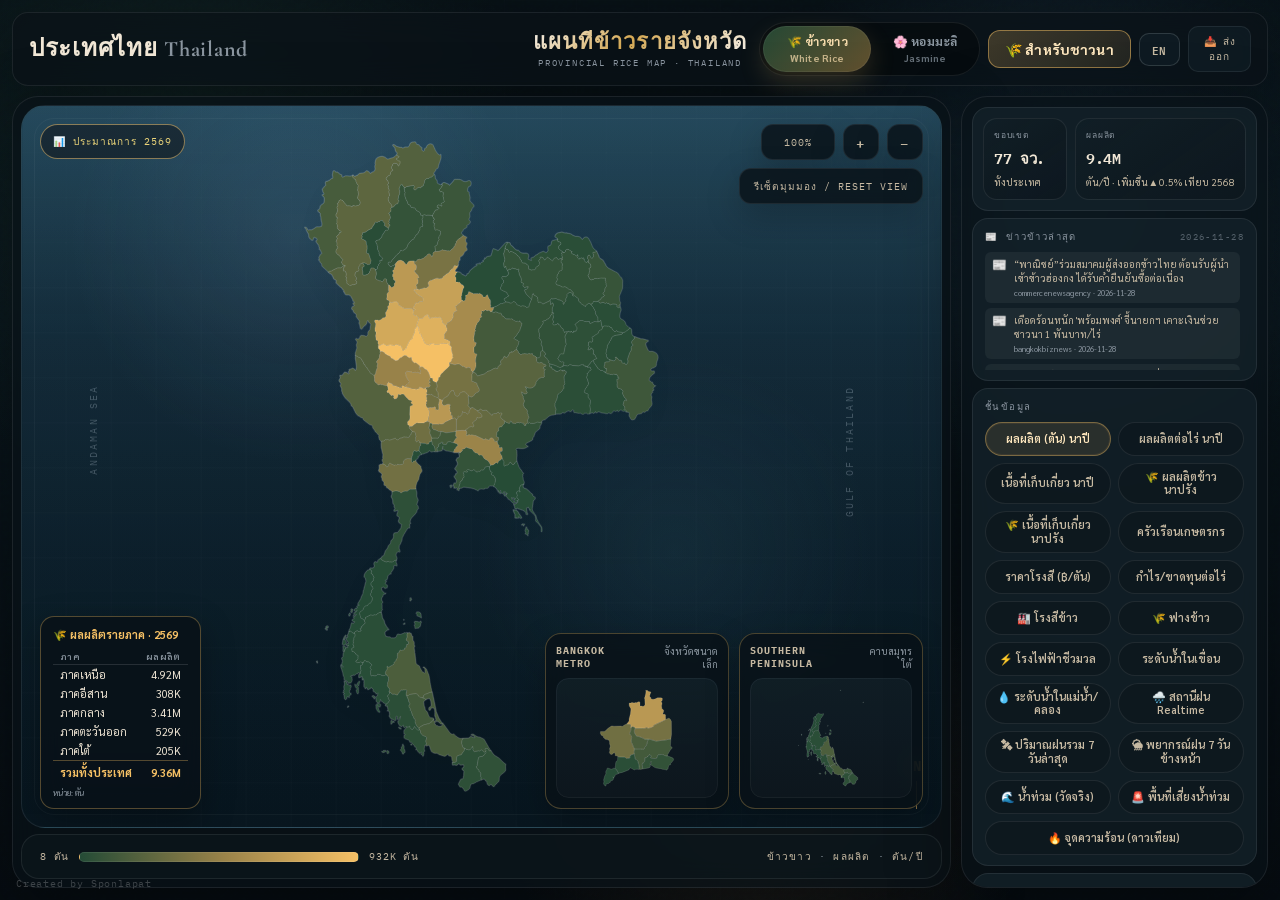
<file: index.html>
<!doctype html>
<html lang="th">
  <head>
    <meta charset="UTF-8" />
    <meta name="viewport" content="width=device-width, initial-scale=1.0" />
    <title>แผนที่ข้าวขาวและหอมมะลิรายจังหวัด | Thailand Rice Intelligence</title>
    <link
      rel="icon"
      href="data:image/svg+xml,%3Csvg xmlns='http://www.w3.org/2000/svg' viewBox='0 0 64 64'%3E%3Ctext y='50' font-size='44'%3E%F0%9F%8C%BE%3C/text%3E%3C/svg%3E"
    />
    <link rel="manifest" href="manifest.webmanifest" />
    <meta name="theme-color" content="#0a1218" />
    <link rel="apple-touch-icon" href="icons/apple-touch-icon.png" />
    <link rel="preconnect" href="https://fonts.googleapis.com" />
    <link rel="preconnect" href="https://fonts.gstatic.com" crossorigin />
    <link
      href="https://fonts.googleapis.com/css2?family=Cormorant+Garamond:wght@500;600;700&family=IBM+Plex+Mono:wght@400;500;600&family=Sarabun:wght@300;400;500;600;700&display=swap"
      rel="stylesheet"
    />
    <style>
      * {
        box-sizing: border-box;
        margin: 0;
        padding: 0;
      }

      :root {
        --bg: #071015;
        --bg2: #0d171d;
        --bg3: #111f27;
        --card: #15232c;
        --card-soft: rgba(21, 35, 44, 0.72);
        --line: rgba(255, 255, 255, 0.08);
        --line-strong: rgba(255, 255, 255, 0.14);
        --text: #f1e7d6;
        --text-soft: #c6b9a2;
        --muted: #8b96a0;
        --muted-2: #61717d;
        --ocean-1: #08161f;
        --ocean-2: #0d2330;
        --ocean-3: #173848;
        --white-lo: #244b36;
        --white-mid: #9a8349;
        --white-hi: #f5c065;
        --white-acc: #ff8f4d;
        --jasmine-lo: #2a274d;
        --jasmine-mid: #8c5db2;
        --jasmine-hi: #ecbad9;
        --jasmine-acc: #d9a0ff;
        --pos: #58d489;
        --neg: #ff7c73;
        --warn: #f5d56a;
        --shadow: 0 24px 70px rgba(0, 0, 0, 0.34);
      }

      html,
      body {
        height: 100%;
      }

      body {
        font-family: "Sarabun", sans-serif;
        color: var(--text);
        background:
          radial-gradient(circle at 14% 16%, rgba(39, 83, 68, 0.22), transparent 26%),
          radial-gradient(circle at 83% 21%, rgba(37, 68, 93, 0.34), transparent 24%),
          radial-gradient(circle at 60% 88%, rgba(150, 105, 54, 0.16), transparent 24%),
          linear-gradient(180deg, #081116 0%, #09141a 36%, #060c11 100%);
        overflow-y: auto;
      }

      body.jm {
        background:
          radial-gradient(circle at 14% 16%, rgba(73, 57, 117, 0.25), transparent 26%),
          radial-gradient(circle at 83% 21%, rgba(60, 85, 123, 0.3), transparent 24%),
          radial-gradient(circle at 60% 88%, rgba(116, 76, 143, 0.18), transparent 24%),
          linear-gradient(180deg, #081116 0%, #0b1019 36%, #070910 100%);
      }

      .shell {
        position: fixed;
        inset: 0;
        pointer-events: none;
        background-image:
          linear-gradient(rgba(255, 255, 255, 0.022) 1px, transparent 1px),
          linear-gradient(90deg, rgba(255, 255, 255, 0.022) 1px, transparent 1px);
        background-size: 72px 72px;
        mask-image: radial-gradient(circle at center, black 50%, transparent 90%);
        opacity: 0.45;
      }

      .grain {
        position: fixed;
        inset: 0;
        pointer-events: none;
        opacity: 0.05;
        mix-blend-mode: soft-light;
        background-image: url("data:image/svg+xml,%3Csvg viewBox='0 0 256 256' xmlns='http://www.w3.org/2000/svg'%3E%3Cfilter id='n'%3E%3CfeTurbulence type='fractalNoise' baseFrequency='.78' numOctaves='4' stitchTiles='stitch'/%3E%3C/filter%3E%3Crect width='100%25' height='100%25' filter='url(%23n)'/%3E%3C/svg%3E");
      }

      .app {
        height: 100vh;
        min-height: 680px;
        display: flex;
        flex-direction: column;
        padding: 12px;
        gap: 10px;
      }

      .top-bar {
        display: grid;
        grid-template-columns: 1fr auto 1fr;
        align-items: center;
        gap: 12px;
        padding: 9px 16px;
        border: 1px solid var(--line);
        border-radius: 16px;
        background: rgba(10, 18, 24, 0.7);
        backdrop-filter: blur(14px);
        box-shadow: var(--shadow);
        flex-shrink: 0;
      }

      .top-center {
        display: flex;
        flex-direction: column;
        align-items: center;
        gap: 2px;
        text-align: center;
      }

      .top-center-title {
        font-family: "Cormorant Garamond", serif;
        font-size: 22px;
        font-weight: 700;
        letter-spacing: 0.05em;
        line-height: 1.1;
        background: linear-gradient(135deg, #f5f0e8 0%, #d4a853 45%, #f5f0e8 100%);
        -webkit-background-clip: text;
        -webkit-text-fill-color: transparent;
        background-clip: text;
        white-space: nowrap;
      }

      .top-center-sub {
        font-family: "IBM Plex Mono", monospace;
        font-size: 9px;
        letter-spacing: 0.2em;
        text-transform: uppercase;
        color: var(--muted);
        white-space: nowrap;
      }

      .brand {
        display: flex;
        align-items: center;
        gap: 12px;
      }

      .brand-copy h1 {
        font-family: "Cormorant Garamond", serif;
        font-size: 24px;
        font-weight: 700;
        line-height: 1;
        letter-spacing: 0.03em;
      }

      .brand-copy p {
        display: none;
      }

      .brand-copy strong {
        color: var(--text-soft);
        font-weight: 500;
      }

      .top-actions {
        display: flex;
        align-items: center;
        gap: 8px;
        flex-wrap: nowrap;
        justify-content: flex-end;
      }

      .rice-tog {
        display: inline-flex;
        padding: 3px;
        gap: 3px;
        border-radius: 999px;
        background: rgba(5, 10, 14, 0.7);
        border: 1px solid var(--line);
      }

      .rice-btn {
        border: none;
        border-radius: 999px;
        padding: 7px 13px;
        font-family: "Sarabun", sans-serif;
        font-size: 12px;
        font-weight: 700;
        letter-spacing: 0.01em;
        cursor: pointer;
        color: var(--muted);
        background: transparent;
        transition: 0.25s ease;
      }

      .rice-btn.aw {
        color: #f8ddae;
        background: linear-gradient(135deg, rgba(38, 75, 54, 0.95), rgba(110, 89, 50, 0.9));
        box-shadow:
          inset 0 0 0 1px rgba(255, 255, 255, 0.06),
          0 10px 26px rgba(245, 192, 101, 0.18);
      }

      .rice-btn.aj {
        color: #f7d7f6;
        background: linear-gradient(135deg, rgba(42, 39, 77, 0.96), rgba(124, 82, 164, 0.9));
        box-shadow:
          inset 0 0 0 1px rgba(255, 255, 255, 0.05),
          0 10px 26px rgba(217, 160, 255, 0.18);
      }

      .action-btn {
        display: inline-flex;
        align-items: center;
        gap: 6px;
        padding: 7px 11px;
        border-radius: 10px;
        border: 1px solid var(--line);
        background: rgba(17, 31, 39, 0.7);
        color: var(--text-soft);
        font-family: "IBM Plex Mono", monospace;
        font-size: 10px;
        cursor: pointer;
        transition: 0.2s ease;
        text-transform: uppercase;
        letter-spacing: 0.07em;
      }

      .action-btn:hover {
        border-color: var(--line-strong);
        transform: translateY(-1px);
      }

      /* ปุ่มหน้าชาวนา — CTA เด่น ฟอนต์ไทยใหญ่ ไม่ตัดบรรทัด */
      .farmer-btn {
        display: inline-flex;
        align-items: center;
        gap: 7px;
        padding: 9px 16px;
        border-radius: 12px;
        border: 1px solid rgba(245, 192, 101, 0.5);
        background: linear-gradient(135deg, rgba(245, 192, 101, 0.22), rgba(245, 192, 101, 0.1));
        color: #ffe8bf;
        font-family: "Sarabun", sans-serif;
        font-size: 14px;
        font-weight: 700;
        letter-spacing: 0.01em;
        white-space: nowrap;
        text-decoration: none;
        cursor: pointer;
        transition: 0.2s ease;
      }
      .farmer-btn:hover {
        border-color: rgba(245, 192, 101, 0.8);
        background: linear-gradient(135deg, rgba(245, 192, 101, 0.32), rgba(245, 192, 101, 0.16));
        transform: translateY(-1px);
      }

      .main {
        flex: 1;
        min-height: 0;
        display: grid;
        grid-template-columns: minmax(0, 1fr) 340px;
        gap: 10px;
      }

      .map-panel,
      .side-panel {
        min-height: 0;
        border: 1px solid var(--line);
        border-radius: 26px;
        background: rgba(10, 18, 24, 0.68);
        backdrop-filter: blur(14px);
        box-shadow: var(--shadow);
      }

      .map-panel {
        display: flex;
        flex-direction: column;
        padding: 8px;
        gap: 6px;
        overflow: hidden;
      }

      .map-wrap {
        position: relative;
        flex: 1;
        min-height: 520px;
        overflow: hidden;
        border-radius: 24px;
        border: 1px solid var(--line);
        background:
          radial-gradient(circle at 30% 18%, rgba(108, 145, 179, 0.17), transparent 26%),
          radial-gradient(circle at 71% 62%, rgba(35, 71, 88, 0.28), transparent 25%),
          linear-gradient(180deg, var(--ocean-3) 0%, var(--ocean-2) 32%, var(--ocean-1) 100%);
      }

      .map-wrap.drag-ready {
        cursor: grab;
      }

      .map-wrap.dragging {
        cursor: grabbing;
      }

      .map-wrap::before {
        content: "";
        position: absolute;
        inset: 0;
        background:
          repeating-linear-gradient(0deg, transparent 0 43px, rgba(255, 255, 255, 0.035) 44px 45px),
          repeating-linear-gradient(90deg, transparent 0 43px, rgba(255, 255, 255, 0.03) 44px 45px);
        opacity: 0.32;
        pointer-events: none;
      }

      .map-wrap::after {
        content: "";
        position: absolute;
        inset: 12px;
        border-radius: 20px;
        border: 1px solid rgba(255, 255, 255, 0.04);
        pointer-events: none;
      }

      #mapSvg {
        position: absolute;
        inset: 0;
        width: 100%;
        height: 100%;
        display: block;
        touch-action: none;
      }

      .map-tools {
        position: absolute;
        top: 18px;
        right: 18px;
        display: flex;
        flex-direction: column;
        gap: 8px;
        z-index: 4;
        align-items: flex-end;
      }

      .map-tool-row {
        display: flex;
        align-items: center;
        gap: 8px;
      }

      .zoom-pill,
      .map-info-chip,
      .map-btn {
        display: inline-flex;
        align-items: center;
        justify-content: center;
        min-height: 36px;
        padding: 0 12px;
        border-radius: 12px;
        border: 1px solid rgba(255, 255, 255, 0.08);
        background: rgba(9, 18, 24, 0.82);
        backdrop-filter: blur(10px);
        box-shadow: 0 12px 34px rgba(0, 0, 0, 0.22);
        font-family: "IBM Plex Mono", monospace;
        font-size: 10px;
        letter-spacing: 0.1em;
        text-transform: uppercase;
        color: var(--text-soft);
      }

      .zoom-pill {
        min-width: 74px;
      }

      .map-info-chip {
        max-width: 220px;
        text-align: right;
        line-height: 1.35;
        padding: 9px 12px;
      }

      .map-btn {
        cursor: pointer;
        transition: 0.2s ease;
      }

      .map-btn:hover {
        transform: translateY(-1px);
        border-color: rgba(255, 255, 255, 0.14);
      }

      .map-btn.square {
        width: 36px;
        padding: 0;
        font-size: 14px;
        font-weight: 600;
      }

      .map-btn.wide {
        padding: 0 14px;
      }

      .inset-stack {
        position: absolute;
        right: 18px;
        bottom: 18px;
        display: grid;
        grid-template-columns: repeat(2, minmax(0, 184px));
        gap: 10px;
        z-index: 4;
      }

      .inset-card {
        padding: 10px;
        border-radius: 16px;
        border: 1px solid rgba(255, 255, 255, 0.08);
        background: rgba(9, 18, 24, 0.82);
        backdrop-filter: blur(12px);
        box-shadow: 0 12px 34px rgba(0, 0, 0, 0.24);
        transition: 0.2s ease;
      }

      .inset-card.dim {
        opacity: 0.58;
      }

      .inset-card.active {
        border-color: rgba(245, 192, 101, 0.28);
      }

      body.jm .inset-card.active {
        border-color: rgba(236, 186, 217, 0.28);
      }

      .inset-head {
        display: flex;
        justify-content: space-between;
        gap: 8px;
        align-items: flex-start;
        margin-bottom: 8px;
      }

      .inset-head strong {
        font-family: "IBM Plex Mono", monospace;
        font-size: 10px;
        letter-spacing: 0.1em;
        text-transform: uppercase;
        color: var(--text-soft);
      }

      .inset-head span {
        font-size: 10px;
        color: var(--muted);
        text-align: right;
      }

      .inset-svg {
        width: 100%;
        height: 120px;
        display: block;
        border-radius: 12px;
        background: linear-gradient(180deg, rgba(22, 52, 68, 0.18), rgba(6, 15, 19, 0.06));
      }

      .inset-frame {
        fill: rgba(255, 255, 255, 0.02);
        stroke: rgba(255, 255, 255, 0.06);
        stroke-width: 1;
      }

      .inset-province {
        cursor: pointer;
        stroke: rgba(255, 255, 255, 0.18);
        stroke-width: 0.7;
        stroke-linejoin: round;
        transition:
          opacity 0.2s ease,
          stroke 0.2s ease,
          stroke-width 0.2s ease;
      }

      .inset-province:hover {
        stroke: var(--white-acc);
        stroke-width: 1.3;
      }

      body.jm .inset-province:hover {
        stroke: var(--jasmine-acc);
      }

      .inset-province.sel {
        stroke: var(--white-acc);
        stroke-width: 1.6;
      }

      body.jm .inset-province.sel {
        stroke: var(--jasmine-acc);
      }

      .inset-province.faded {
        opacity: 0.35;
      }

      .sea-label {
        position: absolute;
        font-family: "IBM Plex Mono", monospace;
        font-size: 10px;
        letter-spacing: 0.22em;
        text-transform: uppercase;
        color: rgba(217, 229, 239, 0.26);
        pointer-events: none;
      }

      .sea-label.andaman {
        left: 26px;
        top: 44%;
        transform: rotate(-90deg);
      }

      .sea-label.gulf {
        right: 26px;
        top: 47%;
        transform: rotate(-90deg);
      }

      .map-badge {
        position: absolute;
        top: 18px;
        left: 18px;
        display: flex;
        align-items: center;
        gap: 8px;
        padding: 9px 12px;
        border-radius: 999px;
        background: rgba(10, 19, 24, 0.84);
        border: 1px solid rgba(245, 213, 106, 0.34);
        color: var(--warn);
        font-family: "IBM Plex Mono", monospace;
        font-size: 10px;
        letter-spacing: 0.1em;
        text-transform: uppercase;
        backdrop-filter: blur(10px);
        opacity: 0;
        transform: translateY(-4px);
        transition: 0.25s ease;
        pointer-events: none;
      }

      .map-badge.show {
        opacity: 1;
        transform: translateY(0);
      }

      .region-summary-table {
        position: absolute;
        left: 18px;
        bottom: 18px;
        z-index: 4;
        padding: 10px 12px;
        border-radius: 14px;
        border: 1px solid var(--rst-border, rgba(212, 160, 23, 0.32));
        background: rgba(9, 18, 24, 0.88);
        backdrop-filter: blur(12px);
        box-shadow: 0 12px 34px rgba(0, 0, 0, 0.3);
        font-size: 11px;
        display: none;
      }
      .region-summary-table.show {
        display: block;
      }
      .region-summary-table h4 {
        margin: 0 0 6px;
        font-size: 11px;
        color: var(--rst-accent, #f5d56a);
        font-weight: 700;
      }
      .region-summary-table table {
        border-collapse: collapse;
      }
      .region-summary-table td,
      .region-summary-table th {
        padding: 2px 7px;
        text-align: right;
        white-space: nowrap;
      }
      .region-summary-table th {
        font-weight: 600;
        color: var(--muted);
        font-size: 9px;
        letter-spacing: 0.04em;
        border-bottom: 1px solid rgba(255, 255, 255, 0.12);
      }
      .region-summary-table td:first-child,
      .region-summary-table th:first-child {
        text-align: left;
      }
      .region-summary-table .hi {
        color: var(--rst-accent, #f5d56a);
      }
      .region-summary-table .tot td {
        border-top: 1px solid var(--rst-border, rgba(212, 160, 23, 0.38));
        font-weight: 700;
        color: var(--rst-accent, #f5d56a);
        padding-top: 4px;
      }
      @media (max-width: 720px) {
        .region-summary-table {
          font-size: 9px;
          padding: 7px 9px;
          left: 10px;
          bottom: 10px;
        }
        .region-summary-table td,
        .region-summary-table th {
          padding: 1px 5px;
        }
      }

      .compass {
        position: absolute;
        right: 20px;
        bottom: 18px;
        display: flex;
        flex-direction: column;
        align-items: center;
        gap: 6px;
        color: rgba(245, 192, 101, 0.72);
        font-family: "IBM Plex Mono", monospace;
        font-weight: 700;
        font-size: 14px;
        pointer-events: none;
      }

      body.jm .compass {
        color: rgba(236, 186, 217, 0.82);
      }

      .compass i {
        display: block;
        width: 1px;
        height: 28px;
        background: currentColor;
        opacity: 0.76;
      }

      .legend {
        display: flex;
        justify-content: space-between;
        align-items: center;
        gap: 16px;
        padding: 14px 18px;
        border-radius: 18px;
        border: 1px solid var(--line);
        background: rgba(13, 23, 29, 0.72);
      }

      .legend-bar-wrap {
        display: flex;
        align-items: center;
        gap: 10px;
        min-width: 0;
      }

      .legend-bar {
        width: min(280px, 42vw);
        height: 10px;
        border-radius: 999px;
        border: 1px solid rgba(255, 255, 255, 0.08);
        overflow: hidden;
      }

      .legend-label {
        font-family: "IBM Plex Mono", monospace;
        font-size: 10px;
        letter-spacing: 0.08em;
        color: var(--text-soft);
        white-space: nowrap;
      }

      .legend-copy {
        font-family: "IBM Plex Mono", monospace;
        font-size: 10px;
        letter-spacing: 0.12em;
        text-transform: uppercase;
        color: var(--muted);
        text-align: right;
      }

      .legend-copy span {
        color: var(--text-soft);
      }

      .side-panel {
        padding: 10px;
        display: flex;
        flex-direction: column;
        gap: 7px;
        overflow-y: auto;
        overflow-x: hidden;
      }

      .stat-row-panel {
        display: grid;
        grid-template-columns: repeat(2, 1fr);
        gap: 8px;
        padding: 10px !important;
      }

      .stat-chip-mini {
        display: flex;
        flex-direction: column;
        justify-content: space-between;
        padding: 10px 10px;
        border-radius: 14px;
        border: 1px solid var(--line);
        background: linear-gradient(145deg, rgba(17, 31, 39, 0.88), rgba(13, 23, 29, 0.74));
      }

      .stat-chip-mini .k {
        font-family: "IBM Plex Mono", monospace;
        font-size: 8.5px;
        letter-spacing: 0.1em;
        text-transform: uppercase;
        color: var(--muted);
        line-height: 1.3;
      }

      .stat-chip-mini .v {
        font-family: "IBM Plex Mono", monospace;
        font-size: 15px;
        font-weight: 600;
        letter-spacing: -0.02em;
        margin-top: 6px;
        white-space: nowrap;
        overflow: hidden;
        text-overflow: ellipsis;
      }

      .stat-chip-mini .s {
        font-size: 10px;
        line-height: 1.35;
        color: var(--text-soft);
        margin-top: 4px;
        white-space: nowrap;
        overflow: hidden;
        text-overflow: ellipsis;
      }

      .panel-block {
        padding: 10px 12px;
        border-radius: 16px;
        border: 1px solid var(--line);
        background: var(--card-soft);
      }

      .panel-label {
        font-family: "IBM Plex Mono", monospace;
        font-size: 9.5px;
        letter-spacing: 0.15em;
        text-transform: uppercase;
        color: var(--muted);
        margin-bottom: 8px;
      }

      /* Weather Watch */
      .ww-row {
        display: flex;
        align-items: center;
        gap: 7px;
        padding: 4px 7px;
        border-radius: 6px;
        background: rgba(255, 255, 255, 0.05);
        line-height: 1.4;
      }
      .ww-row .ww-label {
        flex: 1;
        color: var(--muted);
      }
      .ww-row .ww-badge {
        font-size: 9px;
        font-weight: 700;
        padding: 1px 6px;
        border-radius: 10px;
        white-space: nowrap;
      }
      .ww-storm {
        background: rgba(198, 40, 40, 0.15);
        border: 1px solid rgba(198, 40, 40, 0.4);
      }

      /* ข่าวข้าว — แถวข่าวคลิกได้ (สไตล์เดียวกับ ww-row) */
      .news-row {
        display: flex;
        align-items: flex-start;
        gap: 7px;
        padding: 5px 7px;
        border-radius: 6px;
        background: rgba(255, 255, 255, 0.05);
        line-height: 1.4;
        text-decoration: none;
        transition: 0.15s ease;
      }
      .news-row:hover {
        background: rgba(245, 192, 101, 0.12);
      }
      .news-row .news-title {
        flex: 1;
        color: var(--text-soft);
        font-size: 10px;
      }
      .news-row .news-meta {
        display: block;
        margin-top: 2px;
        font-size: 8px;
        color: var(--muted);
      }
      /* scrollbar บาง กลืนกับธีมมืด — กล่องข่าวข้าว */
      #riceNewsContent {
        scrollbar-width: thin;
        scrollbar-color: rgba(245, 192, 101, 0.3) transparent;
      }
      #riceNewsContent::-webkit-scrollbar {
        width: 6px;
      }
      #riceNewsContent::-webkit-scrollbar-thumb {
        background: rgba(245, 192, 101, 0.3);
        border-radius: 3px;
      }
      #riceNewsContent::-webkit-scrollbar-thumb:hover {
        background: rgba(245, 192, 101, 0.5);
      }

      .pill-row {
        display: flex;
        flex-wrap: wrap;
        gap: 7px;
      }

      /* ชั้นข้อมูล: จัดเป็นกริด 2 คอลัมน์ให้สมมาตร (เฉพาะแถวนี้ ไม่กระทบปุ่มปี/ภาค) */
      .pill-row.layer-grid {
        display: grid;
        grid-template-columns: 1fr 1fr;
        gap: 7px;
      }
      .pill-row.layer-grid .pill {
        display: flex;
        align-items: center;
        justify-content: center;
        text-align: center;
        min-height: 34px;
        line-height: 1.25;
      }
      /* ปุ่มสุดท้ายเมื่อจำนวนเป็นเลขคี่ — ขยายเต็มแถวไม่ให้เหลือช่องว่าง */
      .pill-row.layer-grid .pill:last-child:nth-child(odd) {
        grid-column: 1 / -1;
      }

      .pill {
        padding: 6px 10px;
        border-radius: 999px;
        border: 1px solid var(--line);
        background: rgba(0, 0, 0, 0.14);
        color: var(--text-soft);
        font-family: "Sarabun", sans-serif;
        font-size: 11px;
        font-weight: 600;
        cursor: pointer;
        transition: 0.2s ease;
      }

      .pill:hover {
        border-color: var(--line-strong);
        transform: translateY(-1px);
      }

      .pill.on {
        border-color: rgba(245, 192, 101, 0.4);
        box-shadow: inset 0 0 0 1px rgba(245, 192, 101, 0.08);
        background: rgba(245, 192, 101, 0.11);
        color: #ffe8bf;
      }

      body.jm .pill.on {
        border-color: rgba(236, 186, 217, 0.42);
        box-shadow: inset 0 0 0 1px rgba(236, 186, 217, 0.08);
        background: rgba(236, 186, 217, 0.11);
        color: #ffe4fa;
      }

      .micro-copy {
        font-size: 12px;
        line-height: 1.55;
        color: var(--text-soft);
      }

      .rank-head {
        display: flex;
        justify-content: space-between;
        align-items: flex-end;
        gap: 12px;
        margin-bottom: 14px;
      }

      .rank-title {
        font-family: "Cormorant Garamond", serif;
        font-size: 24px;
        line-height: 0.95;
      }

      .rank-sub {
        font-family: "IBM Plex Mono", monospace;
        font-size: 10px;
        letter-spacing: 0.08em;
        color: var(--muted);
        line-height: 1.5;
      }

      .rank-list {
        display: flex;
        flex-direction: column;
        gap: 7px;
      }

      /* แถบอยู่บรรทัดที่สองใต้ชื่อ+ค่า — แผงขวากว้างแค่ ~230–280px ถ้าให้แถบเป็นคอลัมน์ของตัวเอง
         (แบบเดิม) จะเหลือกว้าง 0–40px จนมองไม่เห็น */
      .rank-row {
        display: grid;
        grid-template-columns: 30px minmax(0, 1fr) auto;
        gap: 4px 8px;
        align-items: center;
        padding: 8px 10px;
        border-radius: 14px;
        cursor: pointer;
        transition: 0.22s ease;
      }

      .rank-row:hover {
        background: rgba(255, 255, 255, 0.03);
        transform: translateX(2px);
      }

      .rank-index,
      .rank-value {
        font-family: "IBM Plex Mono", monospace;
        font-size: 10px;
        color: var(--muted);
      }
      .rank-index {
        grid-row: 1 / 3;
      }
      .rank-value {
        grid-column: 3;
        grid-row: 1;
        text-align: right;
      }

      .rank-name {
        font-size: 12px;
        font-weight: 600;
        white-space: nowrap;
        overflow: hidden;
        text-overflow: ellipsis;
      }

      .rank-track {
        grid-column: 2 / 4;
        grid-row: 2;
        height: 6px;
        border-radius: 999px;
        overflow: hidden;
        background: rgba(255, 255, 255, 0.05);
        border: 1px solid rgba(255, 255, 255, 0.04);
      }

      .rank-fill {
        height: 100%;
        border-radius: 999px;
        transition: width 0.75s cubic-bezier(0.18, 0.9, 0.2, 1);
      }

      .detail-card {
        display: none;
        gap: 12px;
      }

      .detail-card.show {
        display: grid;
        animation: fadeUp 0.28s ease;
      }

      @keyframes fadeUp {
        from {
          opacity: 0;
          transform: translateY(10px);
        }

        to {
          opacity: 1;
          transform: translateY(0);
        }
      }

      .detail-head {
        display: flex;
        justify-content: space-between;
        gap: 12px;
        align-items: flex-start;
      }
      .detail-tabs {
        display: flex;
        gap: 4px;
        flex-wrap: wrap;
        margin-bottom: 4px;
        justify-content: center;
      }
      .detail-tab {
        font-size: 10px;
        padding: 3px 9px;
        border-radius: 20px;
        cursor: pointer;
        background: rgba(255, 255, 255, 0.07);
        border: 1px solid rgba(255, 255, 255, 0.13);
        color: var(--muted);
        transition: all 0.15s;
        white-space: nowrap;
      }
      .detail-tab:hover {
        background: rgba(255, 255, 255, 0.13);
        color: #ddd;
      }
      .detail-tab.active {
        background: rgba(255, 255, 255, 0.18);
        color: #fff;
        border-color: rgba(255, 255, 255, 0.3);
        font-weight: 600;
      }
      .detail-tab.has-data::after {
        content: "";
        display: inline-block;
        width: 5px;
        height: 5px;
        border-radius: 50%;
        background: var(--accent);
        margin-left: 4px;
        vertical-align: middle;
        opacity: 0.7;
      }

      /* ── Simulator pane ── */
      .sim-presets {
        display: flex;
        flex-wrap: wrap;
        gap: 6px;
        margin-bottom: 14px;
      }
      .sim-presets button {
        font-size: 11px;
        padding: 4px 10px;
        border-radius: 12px;
        border: 1px solid var(--border);
        background: var(--card-bg);
        cursor: pointer;
        transition: all 0.15s;
      }
      .sim-presets button:hover {
        border-color: var(--accent);
      }
      .sim-presets button.active {
        background: var(--accent, #3b82f6);
        color: #fff;
        border-color: var(--accent, #3b82f6);
      }
      .sim-row {
        margin-bottom: 14px;
      }
      .sim-row label {
        display: flex;
        justify-content: space-between;
        font-size: 11px;
        font-weight: 600;
        margin-bottom: 2px;
      }
      .sim-row input[type="range"] {
        width: 100%;
        accent-color: var(--accent, #3b82f6);
        margin: 2px 0;
      }
      .sim-row .sim-ref {
        font-size: 9px;
        color: var(--muted);
      }
      .sim-val {
        font-weight: 700;
        font-size: 13px;
      }
      .sim-result {
        background: rgba(39, 174, 96, 0.07);
        border: 1px solid rgba(39, 174, 96, 0.2);
        border-radius: 8px;
        padding: 12px;
        margin-top: 12px;
      }
      .sim-result .sim-profit {
        font-size: 18px;
        font-weight: 700;
      }
      .sim-compare {
        font-size: 10px;
        color: var(--muted);
        background: rgba(0, 0, 0, 0.04);
        border-radius: 6px;
        padding: 8px;
        margin-top: 8px;
      }
      .sim-cost-toggle {
        font-size: 10px;
        color: var(--accent, #3b82f6);
        cursor: pointer;
        margin-top: 8px;
        user-select: none;
      }
      .sim-cost-grid {
        display: none;
        margin-top: 6px;
        font-size: 10px;
      }
      .sim-cost-grid.open {
        display: block;
      }
      .sim-cost-row {
        display: flex;
        justify-content: space-between;
        padding: 2px 0;
        border-bottom: 1px solid rgba(128, 128, 128, 0.1);
      }
      .sim-cost-row:last-child {
        border-bottom: none;
        font-weight: 600;
      }

      /* ── Horizontal scroll carousel for detail panes ── */
      .detail-carousel {
        display: flex;
        overflow-x: auto;
        scroll-snap-type: x mandatory;
        -webkit-overflow-scrolling: touch;
        scrollbar-width: none; /* Firefox */
        gap: 0;
      }
      .detail-carousel::-webkit-scrollbar {
        display: none;
      }
      .detail-carousel .detail-pane {
        flex: 0 0 100%;
        width: 100%;
        overflow-x: hidden;
        overflow-y: auto;
        max-height: 60vh;
        scroll-snap-align: start;
        box-sizing: border-box;
      }
      .detail-pane .detail-grid-inner {
        display: grid;
        grid-template-columns: repeat(2, minmax(0, 1fr));
        gap: 10px;
      }

      .detail-name {
        font-family: "Cormorant Garamond", serif;
        font-size: 30px;
        line-height: 0.92;
      }

      .detail-en {
        font-family: "IBM Plex Mono", monospace;
        font-size: 11px;
        letter-spacing: 0.08em;
        color: var(--muted);
        margin-top: 6px;
      }

      .detail-rank {
        padding: 8px 10px;
        border-radius: 14px;
        border: 1px solid var(--line);
        background: rgba(255, 255, 255, 0.03);
        font-family: "IBM Plex Mono", monospace;
        font-size: 10px;
        color: var(--text-soft);
        white-space: nowrap;
      }

      /* detail-grid is now detail-carousel — grid is inside each pane */

      .rice-card {
        padding: 12px;
        border-radius: 18px;
        border: 1px solid var(--line);
        background: rgba(255, 255, 255, 0.02);
      }

      .rice-card .t {
        font-family: "IBM Plex Mono", monospace;
        font-size: 10px;
        letter-spacing: 0.14em;
        text-transform: uppercase;
        margin-bottom: 10px;
      }

      .rice-card.white .t {
        color: #f6cf84;
      }

      .rice-card.jasmine .t {
        color: #f1c7ef;
      }

      .metric {
        display: flex;
        justify-content: space-between;
        gap: 10px;
        padding: 7px 0;
        border-top: 1px dashed rgba(255, 255, 255, 0.08);
      }

      .metric:first-of-type {
        border-top: none;
        padding-top: 0;
      }

      .metric .m-label {
        font-size: 12px;
        color: var(--text-soft);
      }

      .metric .m-value {
        font-family: "IBM Plex Mono", monospace;
        font-size: 12px;
        color: var(--text);
        text-align: right;
      }

      .spark {
        padding: 12px;
        border-radius: 18px;
        border: 1px solid var(--line);
        background: rgba(255, 255, 255, 0.02);
      }

      /* ── District drill-down panel ─────────────────────────────────────── */
      .district-toggle-btn {
        display: flex;
        align-items: center;
        justify-content: space-between;
        width: 100%;
        padding: 7px 10px;
        margin-top: 8px;
        background: rgba(102, 187, 106, 0.1);
        border: 1px solid rgba(102, 187, 106, 0.3);
        border-radius: 8px;
        cursor: pointer;
        font-size: 10px;
        font-weight: 600;
        color: #a5d6a7;
        transition: background 0.15s;
      }
      .district-toggle-btn:hover {
        background: rgba(102, 187, 106, 0.18);
      }
      .district-toggle-btn .dtb-arrow {
        font-size: 9px;
        transition: transform 0.2s;
      }
      .district-toggle-btn.open .dtb-arrow {
        transform: rotate(90deg);
      }
      .district-panel {
        display: none;
        margin-top: 6px;
        border: 1px solid rgba(255, 255, 255, 0.1);
        border-radius: 10px;
        overflow: hidden;
      }
      .district-panel.open {
        display: block;
      }
      .district-minimap {
        width: 100%;
        background: rgba(0, 0, 0, 0.25);
      }
      .district-list {
        max-height: 220px;
        overflow-y: auto;
        padding: 4px 0;
      }
      .district-row {
        display: grid;
        grid-template-columns: 1fr 60px 36px;
        align-items: center;
        gap: 4px;
        padding: 4px 10px;
        font-size: 9px;
        cursor: pointer;
        transition: background 0.12s;
      }
      .district-row:hover {
        background: rgba(255, 255, 255, 0.06);
      }
      .district-row .dr-name {
        color: #ddd;
        white-space: nowrap;
        overflow: hidden;
        text-overflow: ellipsis;
      }
      .district-row .dr-bar-wrap {
        height: 5px;
        border-radius: 3px;
        background: rgba(255, 255, 255, 0.08);
      }
      .district-row .dr-bar {
        height: 5px;
        border-radius: 3px;
      }
      .district-row .dr-val {
        text-align: right;
        color: var(--muted);
        font-size: 8.5px;
      }
      .district-no-data {
        font-size: 9px;
        color: var(--muted);
        padding: 8px 10px;
        text-align: center;
      }

      .spark-top {
        display: flex;
        justify-content: space-between;
        gap: 12px;
        margin-bottom: 8px;
      }

      .spark-top strong {
        font-family: "IBM Plex Mono", monospace;
        font-size: 10px;
        letter-spacing: 0.14em;
        text-transform: uppercase;
        color: var(--muted);
      }

      .spark-top span {
        font-size: 12px;
        color: var(--text-soft);
      }

      #sparkSvg {
        width: 100%;
        height: 58px;
        display: block;
      }

      .placeholder {
        padding: 16px;
        border-radius: 18px;
        border: 1px dashed rgba(255, 255, 255, 0.1);
        background: rgba(255, 255, 255, 0.02);
        font-size: 13px;
        line-height: 1.6;
        color: var(--text-soft);
      }

      .province {
        cursor: pointer;
        stroke: rgba(255, 255, 255, 0.16);
        stroke-width: 0.7;
        stroke-linejoin: round;
        transition:
          opacity 0.2s ease,
          stroke 0.2s ease,
          stroke-width 0.2s ease,
          filter 0.2s ease,
          fill 0.2s ease;
      }

      .province:hover {
        stroke: var(--white-acc);
        stroke-width: 1.4;
        filter: url(#hoverGlowWhite);
      }

      body.jm .province:hover {
        stroke: var(--jasmine-acc);
        filter: url(#hoverGlowJasmine);
      }

      .province.sel {
        stroke: var(--white-acc);
        stroke-width: 2;
        filter: url(#selectGlowWhite);
      }

      body.jm .province.sel {
        stroke: var(--jasmine-acc);
        filter: url(#selectGlowJasmine);
      }

      /* จังหวัดที่ไม่มีข้อมูลใน layer นั้น — 0.15 จางจนดูเหมือนแผนที่หายไป
         โดยเฉพาะ layer เขื่อนที่มีข้อมูลแค่ 26/77 จังหวัด อีก 51 จังหวัดหายหมด
         0.35 ยังแยกออกว่าไม่มีข้อมูล แต่ยังเห็นรูปประเทศครบ */
      .province.faded {
        opacity: 0.35;
      }

      .province-label text {
        font-family: "IBM Plex Mono", monospace;
        font-size: 10px;
        letter-spacing: 0.06em;
        fill: rgba(244, 240, 231, 0.9);
        paint-order: stroke;
        stroke: rgba(6, 15, 19, 0.82);
        stroke-width: 4;
        stroke-linejoin: round;
        pointer-events: none;
      }

      .province-label circle {
        fill: rgba(255, 255, 255, 0.8);
        stroke: rgba(8, 18, 24, 0.8);
        stroke-width: 2;
        pointer-events: none;
      }

      .wl-dot {
        stroke: rgba(7, 16, 22, 0.85);
        stroke-width: 0.6;
        opacity: 0.92;
        cursor: pointer;
        transition:
          stroke-width 0.12s ease,
          opacity 0.12s ease;
      }
      .wl-dot:hover {
        stroke: #fff;
        stroke-width: 1.4;
        opacity: 1;
      }

      .tooltip {
        position: fixed;
        z-index: 20;
        pointer-events: none;
        min-width: 240px;
        max-width: 290px;
        padding: 14px 16px;
        border-radius: 18px;
        border: 1px solid var(--line);
        background: rgba(9, 17, 22, 0.95);
        backdrop-filter: blur(14px);
        box-shadow: 0 20px 60px rgba(0, 0, 0, 0.38);
        opacity: 0;
        transform: translateY(8px);
        transition: 0.15s ease;
      }

      .tooltip.show {
        opacity: 1;
        transform: translateY(0);
      }

      .tooltip .th {
        font-size: 18px;
        font-weight: 700;
      }

      .tooltip .en {
        font-family: "IBM Plex Mono", monospace;
        font-size: 10px;
        letter-spacing: 0.08em;
        color: var(--muted);
        margin-top: 2px;
      }

      .tooltip .type {
        margin-top: 10px;
        padding-top: 10px;
        border-top: 1px dashed rgba(255, 255, 255, 0.08);
        font-family: "IBM Plex Mono", monospace;
        font-size: 10px;
        letter-spacing: 0.08em;
        text-transform: uppercase;
        color: #f7d59a;
      }

      body.jm .tooltip .type {
        color: #f0c9f1;
      }

      .tooltip .metric-name {
        font-size: 11px;
        color: var(--text-soft);
        margin-top: 8px;
      }

      .tooltip .value {
        font-family: "IBM Plex Mono", monospace;
        font-size: 24px;
        line-height: 1.1;
        margin-top: 4px;
      }

      .tooltip .rank {
        font-size: 11px;
        color: var(--muted);
        margin-top: 6px;
      }

      .tooltip .yoy {
        font-family: "IBM Plex Mono", monospace;
        font-size: 11px;
        margin-top: 7px;
      }

      .tooltip .yoy.pos {
        color: var(--pos);
      }

      .tooltip .yoy.neg {
        color: var(--neg);
      }

      .tooltip .est-badge {
        display: inline-block;
        padding: 2px 7px;
        border-radius: 999px;
        background: rgba(245, 192, 101, 0.18);
        border: 1px solid rgba(245, 192, 101, 0.35);
        color: #f5c065;
        font-family: "IBM Plex Mono", monospace;
        font-size: 9.5px;
        letter-spacing: 0.08em;
        text-transform: uppercase;
        margin-top: 6px;
      }

      .rice-card .est-note {
        font-size: 10px;
        color: rgba(245, 192, 101, 0.75);
        font-style: italic;
        margin-top: 3px;
      }

      .toast {
        position: fixed;
        left: 50%;
        bottom: 26px;
        transform: translateX(-50%) translateY(12px);
        padding: 11px 14px;
        border-radius: 999px;
        background: rgba(9, 17, 22, 0.92);
        border: 1px solid var(--line);
        color: var(--text-soft);
        font-size: 12px;
        opacity: 0;
        pointer-events: none;
        transition: 0.2s ease;
        z-index: 30;
      }

      .toast.show {
        opacity: 1;
        transform: translateX(-50%) translateY(0);
      }

      .credit {
        position: fixed;
        bottom: 10px;
        left: 16px;
        font-family: "IBM Plex Mono", monospace;
        font-size: 10px;
        letter-spacing: 0.08em;
        color: rgba(255, 255, 255, 0.22);
        pointer-events: none;
        z-index: 9999;
        user-select: none;
      }

      /* ── Live Price Widget ── */
      .live-price-block {
        display: flex;
        flex-direction: column;
        gap: 7px;
      }

      .live-price-row {
        display: flex;
        justify-content: space-between;
        align-items: center;
        padding: 7px 10px;
        border-radius: 10px;
        border: 1px solid var(--line);
        background: rgba(255, 255, 255, 0.03);
      }

      .live-price-label {
        font-size: 11px;
        color: var(--text-soft);
        line-height: 1.3;
      }

      .live-price-val {
        font-family: "IBM Plex Mono", monospace;
        font-size: 13px;
        font-weight: 600;
        letter-spacing: -0.01em;
        white-space: nowrap;
      }

      .live-price-val.up {
        color: #86efac;
      }

      .live-price-val.down {
        color: #fca5a5;
      }

      .live-price-updated {
        font-family: "IBM Plex Mono", monospace;
        font-size: 9px;
        letter-spacing: 0.06em;
        color: var(--muted);
        text-align: right;
        margin-top: 2px;
      }

      .live-dot {
        display: inline-block;
        width: 6px;
        height: 6px;
        border-radius: 50%;
        background: #86efac;
        margin-right: 5px;
        vertical-align: middle;
        animation: livePulse 2.4s ease-in-out infinite;
      }

      @keyframes livePulse {
        0%,
        100% {
          opacity: 1;
          transform: scale(1);
        }

        50% {
          opacity: 0.35;
          transform: scale(0.75);
        }
      }

      @media (max-width: 1280px) {
        .main {
          grid-template-columns: minmax(0, 1fr) clamp(290px, 24vw, 340px);
        }
      }

      @media (max-width: 980px) {
        body {
          overflow-y: auto;
        }

        .app {
          height: auto;
          min-height: 100vh;
          padding: 12px;
        }

        .top-bar {
          /* .top-bar is display:grid — collapse to one column so brand/title/
             actions stack instead of overflowing the 3-col grid on mobile */
          grid-template-columns: 1fr;
          justify-items: start;
        }

        .top-center {
          align-items: flex-start;
          text-align: left;
        }

        .top-center-title {
          white-space: normal;
        }

        .brand {
          align-items: flex-start;
          flex-direction: column;
          gap: 10px;
        }

        .top-actions {
          width: 100%;
          justify-content: flex-start;
        }

        .main {
          grid-template-columns: 1fr;
          height: auto;
        }

        .map-wrap {
          min-height: 65vw;
        }

        .stat-row-panel {
          grid-template-columns: repeat(2, 1fr);
        }

        .legend {
          flex-direction: column;
          align-items: flex-start;
        }

        .legend-copy {
          text-align: left;
        }

        .inset-stack {
          grid-template-columns: repeat(2, minmax(0, 170px));
        }
      }

      @media (max-width: 700px) {
        .app {
          padding: 10px;
        }

        .top-bar,
        .map-panel,
        .side-panel {
          border-radius: 20px;
        }

        /* bigger tap targets for the layer/year pills on touch screens */
        .pill {
          min-height: 40px;
          padding: 8px 13px;
          font-size: 12px;
        }
        .pill-row.layer-grid .pill {
          min-height: 44px;
        }

        .brand-copy h1 {
          font-size: 28px;
        }

        .stat-row-panel {
          grid-template-columns: 1fr 1fr;
          gap: 6px;
        }

        .detail-pane .detail-grid-inner {
          grid-template-columns: 1fr;
        }

        .rank-row {
          grid-template-columns: 26px minmax(0, 1fr) auto;
        }

        .legend-bar {
          width: min(200px, 48vw);
        }

        .sea-label {
          display: none;
        }

        .map-tools {
          top: auto;
          right: 12px;
          bottom: 12px;
        }

        .map-info-chip {
          display: none;
        }

        .inset-stack {
          display: none;
        }
      }

      /* ── Language toggle ─────────────────────────────────────────── */
      body:not(.lang-en) .en-t {
        display: none !important;
      }
      body.lang-en .th-t {
        display: none !important;
      }

      .lang-btn {
        padding: 6px 12px;
        border-radius: 10px;
        border: 1px solid var(--line-strong);
        background: rgba(17, 31, 39, 0.7);
        color: var(--text-soft);
        font-family: "IBM Plex Mono", monospace;
        font-size: 11px;
        font-weight: 600;
        cursor: pointer;
        transition: 0.2s ease;
        letter-spacing: 0.06em;
      }
      .lang-btn:hover {
        border-color: rgba(255, 255, 255, 0.28);
        color: var(--text);
        transform: translateY(-1px);
      }
    </style>
  </head>

  <body>
    <div class="shell"></div>
    <div class="grain"></div>

    <div class="app">
      <header class="top-bar">
        <div class="brand">
          <div class="brand-copy">
            <h1>
              ประเทศไทย
              <span style="font-size: 22px; color: var(--muted)">Thailand</span>
            </h1>
            <p>
              แผนที่ข้าวนาปีรายจังหวัด &nbsp;·&nbsp;
              <em>Thailand Paddy Rice Intelligence</em>
              <strong>77 จังหวัด / 77 Changwat</strong>
            </p>
          </div>
        </div>

        <div class="top-center">
          <div class="top-center-title">แผนที่ข้าวรายจังหวัด</div>
          <div class="top-center-sub">Provincial Rice Map · Thailand</div>
        </div>

        <div class="top-actions" style="justify-content: flex-end">
          <div class="rice-tog">
            <button class="rice-btn aw" data-rice="white" onclick="setRice('white')">
              🌾 ข้าวขาว
              <small style="opacity: 0.72; font-size: 10px">White Rice</small>
            </button>
            <button class="rice-btn" data-rice="jasmine" onclick="setRice('jasmine')">
              🌸 หอมมะลิ
              <small style="opacity: 0.72; font-size: 10px">Jasmine</small>
            </button>
          </div>
          <a class="farmer-btn" href="./farmer.html" onclick="this.href='./farmer.html'+(S.sel?('?prov='+encodeURIComponent(S.sel)):'')" title="มุมมองจังหวัดฉัน สำหรับชาวนา">
            <span class="th-t">🌾 สำหรับชาวนา</span>
            <span class="en-t">🌾 Farmer</span>
          </a>
          <button class="lang-btn" onclick="toggleLang()" title="Switch language / เปลี่ยนภาษา">
            <span class="th-t">EN</span>
            <span class="en-t">ภาษาไทย</span>
          </button>
          <button class="action-btn" onclick="csvDl()">
            <span class="th-t">📥 ส่งออก</span>
            <span class="en-t">📥 Export</span>
          </button>
        </div>
      </header>

      <main class="main">
        <section class="map-panel">
          <div class="map-wrap" id="mapWrap">
            <div class="map-badge show" id="latestBadge">OAE จังหวัดล่าสุด 2567 / Latest</div>
            <div class="region-summary-table" id="regionSummaryTable"></div>
            <div class="map-tools">
              <div class="map-tool-row">
                <div class="zoom-pill" id="zoomValue">100%</div>
                <button class="map-btn square" type="button" onclick="zoomIn()">+</button>
                <button class="map-btn square" type="button" onclick="zoomOut()">−</button>
              </div>
              <button class="map-btn wide" type="button" onclick="resetCamera()">รีเซ็ตมุมมอง / Reset View</button>
              <div class="map-info-chip" id="dataStatus" style="display: none"></div>
            </div>
            <div class="sea-label andaman">Andaman Sea</div>
            <div class="sea-label gulf">Gulf of Thailand</div>
            <svg id="mapSvg" xmlns="http://www.w3.org/2000/svg" aria-label="Thailand provincial rice map"></svg>
            <div class="inset-stack">
              <div class="inset-card" id="metroInsetCard">
                <div class="inset-head">
                  <strong>Bangkok Metro</strong>
                  <span>จังหวัดขนาดเล็ก</span>
                </div>
                <svg class="inset-svg" id="metroInsetSvg" xmlns="http://www.w3.org/2000/svg"></svg>
              </div>
              <div class="inset-card" id="southInsetCard">
                <div class="inset-head">
                  <strong>Southern Peninsula</strong>
                  <span>คาบสมุทรใต้</span>
                </div>
                <svg class="inset-svg" id="southInsetSvg" xmlns="http://www.w3.org/2000/svg"></svg>
              </div>
            </div>
            <div class="compass">
              N
              <i></i>
            </div>
          </div>

          <div class="legend">
            <div class="legend-bar-wrap">
              <span class="legend-label" id="legendLow">ต่ำ / Low</span>
              <div class="legend-bar" id="legendBar"></div>
              <span class="legend-label" id="legendHigh">สูง / High</span>
            </div>
            <div class="legend-copy">
              <span id="legendType">ข้าวขาว</span>
              ·
              <span id="legendLayer">ผลผลิต</span>
              ·
              <span id="legendUnit">ตัน/ปี</span>
            </div>
          </div>
        </section>

        <aside class="side-panel">
          <!-- Stat chips -->
          <section class="panel-block stat-row-panel">
            <div class="stat-chip-mini">
              <div class="k" id="scopeLabel">ขอบเขต / Scope</div>
              <div class="v" id="scopeValue">77 จว.</div>
              <div class="s" id="scopeSub">ทั้งประเทศ</div>
            </div>
            <div class="stat-chip-mini">
              <div class="k" id="aggLabel">ผลรวม / Total</div>
              <div class="v" id="aggValue">-</div>
              <div class="s" id="aggSub">-</div>
            </div>
          </section>

          <!-- ── Weather Watch Card ────────────────────────────────────────── -->
          <section class="panel-block" id="weatherWatchPanel" style="display: none">
            <div class="panel-label" style="display: flex; justify-content: space-between; align-items: center">
              <span>
                🌩️
                <span class="th-t">สภาพอากาศสำคัญ</span>
                <span class="en-t">Weather Watch</span>
              </span>
              <span id="weatherWatchUpdated" style="font-size: 9px; opacity: 0.55; font-weight: 400"></span>
            </div>
            <div
              id="weatherWatchContent"
              style="display: flex; flex-direction: column; gap: 5px; font-size: 10px"
            ></div>
          </section>

          <!-- ── ข่าวข้าว Card ──────────────────────────────────────────────── -->
          <section class="panel-block" id="riceNewsPanel" style="display: none">
            <div class="panel-label" style="display: flex; justify-content: space-between; align-items: center">
              <span>
                📰
                <span class="th-t">ข่าวข้าวล่าสุด</span>
                <span class="en-t">Rice News</span>
              </span>
              <span id="riceNewsUpdated" style="font-size: 9px; opacity: 0.55; font-weight: 400"></span>
            </div>
            <div
              id="riceNewsContent"
              style="display: flex; flex-direction: column; gap: 5px; max-height: 118px; overflow-y: auto; padding-right: 4px"
            ></div>
          </section>

          <section class="panel-block">
            <div class="panel-label">
              <span class="th-t">ชั้นข้อมูล</span>
              <span class="en-t">Data Layer</span>
            </div>
            <div class="pill-row layer-grid">
              <button class="pill on" data-layer="production" onclick="setLayer('production')">
                <span class="th-t">ผลผลิต (ตัน) นาปี</span>
                <span class="en-t">Production (tons) Main Crop</span>
              </button>
              <button class="pill" data-layer="yield" onclick="setLayer('yield')">
                <span class="th-t">ผลผลิตต่อไร่ นาปี</span>
                <span class="en-t">Yield (kg/rai) Main Crop</span>
              </button>
              <button class="pill" data-layer="area" onclick="setLayer('area')">
                <span class="th-t">เนื้อที่เก็บเกี่ยว นาปี</span>
                <span class="en-t">Harvested Area (rai) Main Crop</span>
              </button>
              <button class="pill" data-layer="naprang" onclick="setLayer('naprang')">
                <span class="th-t">🌾 ผลผลิตข้าวนาปรัง</span>
                <span class="en-t">🌾 Second-Crop Production</span>
              </button>
              <button class="pill" data-layer="naprangArea" onclick="setLayer('naprangArea')">
                <span class="th-t">🌾 เนื้อที่เก็บเกี่ยว นาปรัง</span>
                <span class="en-t">🌾 Second-Crop Harvested Area</span>
              </button>
              <button class="pill" data-layer="households" onclick="setLayer('households')">
                <span class="th-t">ครัวเรือนเกษตรกร</span>
                <span class="en-t">Farmer Households</span>
              </button>
              <button class="pill" data-layer="price" onclick="setLayer('price')">
                <span class="th-t">ราคาโรงสี (฿/ตัน)</span>
                <span class="en-t">Mill Price (THB/ton)</span>
              </button>
              <button class="pill" data-layer="profit" onclick="setLayer('profit')">
                <span class="th-t">กำไร/ขาดทุนต่อไร่</span>
                <span class="en-t">Est. Profit/Loss per Rai</span>
              </button>
              <button class="pill" data-layer="mills" onclick="setLayer('mills')">
                <span class="th-t">🏭 โรงสีข้าว</span>
                <span class="en-t">🏭 Rice Mills</span>
              </button>
              <button class="pill" data-layer="straw" onclick="setLayer('straw')">
                <span class="th-t">🌾 ฟางข้าว</span>
                <span class="en-t">🌾 Rice Straw</span>
              </button>
              <button class="pill" data-layer="biomass" onclick="setLayer('biomass')">
                <span class="th-t">⚡ โรงไฟฟ้าชีวมวล</span>
                <span class="en-t">⚡ Biomass Plants</span>
              </button>
              <button class="pill" data-layer="dam" onclick="setLayer('dam')">
                <span class="th-t">ระดับน้ำในเขื่อน</span>
                <span class="en-t">Dam Level</span>
              </button>
              <button class="pill" data-layer="waterlevel" onclick="setLayer('waterlevel')">
                <span class="th-t">💧 ระดับน้ำในแม่น้ำ/คลอง</span>
                <span class="en-t">💧 River Water Level</span>
              </button>
              <button class="pill" data-layer="rainstation" onclick="setLayer('rainstation')">
                <span class="th-t">🌧️ สถานีฝน Realtime</span>
                <span class="en-t">🌧️ Rain Stations Realtime</span>
              </button>
              <button class="pill" data-layer="gsmap" onclick="setLayer('gsmap')">
                <span class="th-t">🛰 ปริมาณฝนรวม 7 วันล่าสุด</span>
                <span class="en-t">🛰 7-Day Total Rainfall</span>
              </button>
              <button class="pill" data-layer="forecast" onclick="setLayer('forecast')">
                <span class="th-t">🌦 พยากรณ์ฝน 7 วันข้างหน้า</span>
                <span class="en-t">🌦 7-Day Rain Forecast</span>
              </button>
              <button class="pill" data-layer="floodExtent" onclick="setLayer('floodExtent')">
                <span class="th-t">🌊 น้ำท่วม (วัดจริง)</span>
                <span class="en-t">🌊 Flooding (Gauged)</span>
              </button>
              <button class="pill" data-layer="alerts" onclick="setLayer('alerts')">
                <span class="th-t">🚨 พื้นที่เสี่ยงน้ำท่วม</span>
                <span class="en-t">🚨 Flood Risk Areas</span>
              </button>
              <button class="pill" data-layer="hotspots" onclick="setLayer('hotspots')">
                <span class="th-t">🔥 จุดความร้อน (ดาวเทียม)</span>
                <span class="en-t">🔥 Fire Hotspots (satellite)</span>
              </button>
              <!-- soilMoisture / riceEvi ถอดปุ่มออกจากรายการ (4 ก.ย. 69) แต่ layer ยังอยู่ครบ:
                   ข้อมูล cron, layerMeta, valueFn, palette, tooltip, การ์ดรายละเอียดจังหวัด
                   และ deep link #layer=soilMoisture / #layer=riceEvi ยังใช้ได้เหมือนเดิม
                   ห้ามไล่ลบโค้ดที่ดู "ไม่มีใครเรียก" เพราะการ์ดในหน้ารายละเอียดใช้อยู่ -->
            </div>
          </section>

          <!-- hidden elements used by JS refs only -->
          <span id="headlineTitle" style="display: none">แผนที่ข้าวรายจังหวัด</span>
          <span id="headlineDesc" style="display: none"></span>

          <section class="panel-block">
            <div class="panel-label">
              <span class="th-t">ปีเพาะปลูก</span>
              <span class="en-t">Crop Year</span>
            </div>
            <div class="pill-row" id="yearButtons"></div>
          </section>

          <section class="panel-block">
            <div class="panel-label">
              <span class="th-t">ภาค</span>
              <span class="en-t">Region Focus</span>
            </div>
            <div class="pill-row">
              <button class="pill on" data-region="all" onclick="setReg('all')">
                <span class="th-t">ทั้งหมด</span>
                <span class="en-t">All</span>
              </button>
              <button class="pill" data-region="north" onclick="setReg('north')">
                <span class="th-t">เหนือ</span>
                <span class="en-t">North</span>
              </button>
              <button class="pill" data-region="northeast" onclick="setReg('northeast')">
                <span class="th-t">อีสาน</span>
                <span class="en-t">NE</span>
              </button>
              <button class="pill" data-region="central" onclick="setReg('central')">
                <span class="th-t">กลาง</span>
                <span class="en-t">Central</span>
              </button>
              <button class="pill" data-region="east" onclick="setReg('east')">
                <span class="th-t">ตะวันออก</span>
                <span class="en-t">East</span>
              </button>
              <button class="pill" data-region="south" onclick="setReg('south')">
                <span class="th-t">ใต้</span>
                <span class="en-t">South</span>
              </button>
            </div>
          </section>

          <section class="panel-block">
            <div class="panel-label">
              <span class="th-t">หมายเหตุแผนที่</span>
              <span class="en-t">Map Notes</span>
            </div>
            <p class="micro-copy" id="dataSourceNote">
              กำลังโหลดข้อมูล…
              <br />
              <span style="color: var(--muted)">Loading data…</span>
            </p>
          </section>

          <!-- Live Prices Widget (auto-populated from data/prices-live.json) -->
          <section class="panel-block" id="livePricePanel" style="display: none">
            <div class="panel-label">
              <span class="live-dot"></span>
              <span class="th-t">ราคาอ้างอิงล่าสุด</span>
              <span class="en-t">Live Reference Price</span>
            </div>
            <div class="live-price-block" id="livePriceBlock"></div>
            <div class="live-price-updated" id="livePriceUpdated"></div>
          </section>

          <!-- National Cost Summary Panel -->
          <section class="panel-block" id="costSummaryPanel">
            <div class="panel-label" id="costSummaryTitle">
              📊
              <span class="th-t">โครงสร้างต้นทุน</span>
              <span class="en-t">Production Cost</span>
              <br />
              <small style="font-size: 9px; font-weight: 400; opacity: 0.6">Benchmark: OAE 2566/67</small>
            </div>
            <div class="cost-summary-block" id="costSummaryBlock"></div>
          </section>

          <!-- National Fertilizer Prices Panel -->
          <section class="panel-block" id="nationalFertPanel">
            <div class="panel-label" id="nationalFertTitle">
              🌱
              <span class="th-t">ราคาปุ๋ยเคมี (ราคาซื้อขายจริง)</span>
              <span class="en-t">Fertilizer Prices · Real Shop Prices</span>
            </div>
            <div id="nationalFertBlock"></div>
          </section>

          <section class="panel-block">
            <div class="rank-head">
              <div>
                <div class="rank-title" id="rankTitle">
                  Top 10
                  <span class="th-t">จังหวัด</span>
                  <span class="en-t">Provinces</span>
                </div>
                <div class="rank-sub" id="topSub"></div>
              </div>
            </div>
            <div class="rank-list" id="topList"></div>
          </section>

          <section class="panel-block detail-card" id="detailCard">
            <div class="detail-head">
              <div>
                <div class="detail-name" id="detailName">-</div>
                <div class="detail-en" id="detailEn">-</div>
              </div>
              <div style="text-align:right">
                <div class="detail-rank" id="detailRank">#-</div>
                <button type="button" onclick="shareView(this)" style="margin-top:4px;font-size:10px;padding:2px 8px;border-radius:999px;border:1px solid var(--line,#444);background:transparent;color:inherit;cursor:pointer">🔗 <span class="th-t">แชร์</span><span class="en-t">Share</span></button>
              </div>
            </div>
            <div class="detail-tabs" id="detailTabs" style="display: none">
              <button class="detail-tab" data-tab="rice" onclick="switchDetailTab('rice')">
                🌾
                <span class="th-t">ข้าว</span>
                <span class="en-t">Rice</span>
              </button>
              <button class="detail-tab" data-tab="env" onclick="switchDetailTab('env')">
                🌦️
                <span class="th-t">สภาพแวดล้อม</span>
                <span class="en-t">Environment</span>
              </button>
              <button class="detail-tab" data-tab="econ" onclick="switchDetailTab('econ')">
                💰
                <span class="th-t">เศรษฐกิจ</span>
                <span class="en-t">Economics</span>
              </button>
              <button class="detail-tab" data-tab="people" onclick="switchDetailTab('people')">
                👨‍🌾
                <span class="th-t">เกษตรกร</span>
                <span class="en-t">Farmers</span>
              </button>
              <button class="detail-tab" data-tab="sim" onclick="switchDetailTab('sim')">
                🧮
                <span class="th-t">จำลอง</span>
                <span class="en-t">Simulate</span>
              </button>
            </div>
            <div class="detail-carousel" id="detailGrid"></div>
            <div
              id="detailDataNote"
              style="
                font-size: 8.5px;
                color: var(--muted);
                padding: 6px 2px 0;
                border-top: 1px solid rgba(255, 255, 255, 0.1);
                line-height: 1.6;
                display: none;
              "
            ></div>
            <div class="spark">
              <div class="spark-top">
                <strong id="sparkTitle">แนวโน้มตามปี / Year Trend</strong>
                <span id="sparkHint">เลือกตาม layer ปัจจุบัน / Current layer</span>
              </div>
              <svg id="sparkSvg" xmlns="http://www.w3.org/2000/svg"></svg>
            </div>
          </section>

          <section class="panel-block placeholder" id="detailPlaceholder">
            คลิกจังหวัดบนแผนที่หรือในรายการ Top 10 เพื่อดูรายละเอียดเปรียบเทียบระหว่างข้าวขาวและหอมมะลิ
            โดยแยกชัดเจนว่าค่าไหนมาจาก OAE และค่าไหนมาจากรายงานราคาข้าวเปลือกของสมาคมโรงสีข้าวไทย
            <br />
            <span style="color: var(--muted); font-size: 11px">
              Click a province on the map or in the Top 10 list to view details comparing white rice and jasmine rice
              across years and data sources.
            </span>
          </section>
        </aside>
      </main>
    </div>

    <div class="tooltip" id="tooltip"></div>
    <div class="toast" id="toast"></div>

    <script src="./rice-season.js"></script>
    <script src="./thailand-data.js"></script>
    <script src="./rice-data.js"></script>
    <script src="./naprang-data.js"></script>
    <script>
      "use strict";
      const NM = {
        "Mae Hong Son": "แม่ฮ่องสอน",
        Chumphon: "ชุมพร",
        "Nakhon Si Thammarat": "นครศรีธรรมราช",
        Phuket: "ภูเก็ต",
        Phangnga: "พังงา",
        Ranong: "ระนอง",
        "Surat Thani": "สุราษฎร์ธานี",
        Krabi: "กระบี่",
        Phatthalung: "พัทลุง",
        Satun: "สตูล",
        Songkhla: "สงขลา",
        Trang: "ตรัง",
        Yala: "ยะลา",
        "Chiang Rai": "เชียงราย",
        "Chiang Mai": "เชียงใหม่",
        Lampang: "ลำปาง",
        Lamphun: "ลำพูน",
        Nan: "น่าน",
        Phayao: "พะเยา",
        Phrae: "แพร่",
        Phitsanulok: "พิษณุโลก",
        Sukhothai: "สุโขทัย",
        Uttaradit: "อุตรดิตถ์",
        Kanchanaburi: "กาญจนบุรี",
        "Kamphaeng Phet": "กำแพงเพชร",
        Phichit: "พิจิตร",
        Phetchabun: "เพชรบูรณ์",
        "Suphan Buri": "สุพรรณบุรี",
        Tak: "ตาก",
        "Uthai Thani": "อุทัยธานี",
        "Ang Thong": "อ่างทอง",
        "Chai Nat": "ชัยนาท",
        "Lop Buri": "ลพบุรี",
        "Nakhon Nayok": "นครนายก",
        "Prachin Buri": "ปราจีนบุรี",
        "Nakhon Sawan": "นครสวรรค์",
        "Phra Nakhon Si Ayutthaya": "พระนครศรีอยุธยา",
        "Pathum Thani": "ปทุมธานี",
        "Sing Buri": "สิงห์บุรี",
        Saraburi: "สระบุรี",
        "Bangkok Metropolis": "กรุงเทพมหานคร",
        Nonthaburi: "นนทบุรี",
        "Nakhon Pathom": "นครปฐม",
        Phetchaburi: "เพชรบุรี",
        "Prachuap Khiri Khan": "ประจวบคีรีขันธ์",
        Ratchaburi: "ราชบุรี",
        "Samut Prakan": "สมุทรปราการ",
        "Samut Sakhon": "สมุทรสาคร",
        "Samut Songkhram": "สมุทรสงคราม",
        "Si Sa Ket": "ศรีสะเกษ",
        "Ubon Ratchathani": "อุบลราชธานี",
        "Amnat Charoen": "อำนาจเจริญ",
        Yasothon: "ยโสธร",
        "Chon Buri": "ชลบุรี",
        Chachoengsao: "ฉะเชิงเทรา",
        Chanthaburi: "จันทบุรี",
        "Sa Kaeo": "สระแก้ว",
        Rayong: "ระยอง",
        Trat: "ตราด",
        "Buri Ram": "บุรีรัมย์",
        Chaiyaphum: "ชัยภูมิ",
        "Khon Kaen": "ขอนแก่น",
        Kalasin: "กาฬสินธุ์",
        "Maha Sarakham": "มหาสารคาม",
        "Nakhon Ratchasima": "นครราชสีมา",
        "Roi Et": "ร้อยเอ็ด",
        Surin: "สุรินทร์",
        Loei: "เลย",
        "Nong Khai": "หนองคาย",
        "Sakon Nakhon": "สกลนคร",
        "Udon Thani": "อุดรธานี",
        "Nong Bua Lam Phu": "หนองบัวลำภู",
        "Nakhon Phanom": "นครพนม",
        Mukdahan: "มุกดาหาร",
        Narathiwat: "นราธิวาส",
        Pattani: "ปัตตานี",
        "Bueng Kan": "บึงกาฬ",
      };

      // Dam name English lookup (keyed by RID dam ID — matches dam-water.json)
      function damOutflowLevel(d) {
        const out = d.outflow;
        if (out == null) return 0;
        const ratio = out / (d.inflow || 0.1);
        if (ratio >= 4 || out >= 100) return 2; // สูงมาก — ระวังน้ำหลาก
        if (ratio >= 2 || out >= 15) return 1; // สูง — ปล่อยน้ำอย่างชัดเจน
        return 0;
      }
      const DAM_NAME_EN = {
        100211: "Lam Nang Rong Dam",
        100502: "Khlong Si Yat Dam",
        200204: "Chulabhorn Dam",
        100104: "Mae Kuang Udom Thara Dam",
        200103: "Mae Ngat Somboon Chon Dam",
        100503: "Bang Phra Dam",
        100206: "Lam Pao Dam",
        200401: "Srinakarin Dam",
        200402: "Vajiralongkorn Dam",
        200205: "Ubolratana Dam",
        100105: "Kiew Lom Dam",
        100106: "Kiew Kho Ma Dam",
        100108: "Mae Mok Dam",
        100501: "Khun Dan Prakan Chon Dam",
        100207: "Lam Takhong Dam",
        100208: "Lam Phra Phloeng Dam",
        100209: "Mun Bon Dam",
        100210: "Lam Chae Dam",
        200601: "Kaeng Krachan Dam",
        100107: "Khwae Noi Bamrung Dan Dam",
        100514: "Naruebodintharajinda Dam",
        100602: "Pran Buri Dam",
        100504: "Nong Pla Lai Dam",
        100505: "Prasae Dam",
        100202: "Nam Un Dam",
        200203: "Nam Pung Dam",
        100301: "Pa Sak Jolasid Dam",
        100303: "Krasiao Dam",
        200603: "Ratchaprapha Dam",
        200101: "Bhumibol Dam",
        200212: "Sirindhorn Dam",
        100201: "Huai Luang Dam",
        100302: "Thabsala Dam",
        200102: "Sirikit Dam",
        200604: "Bang Lang Dam",
      };

      const REG = {
        north: [
          "Chiang Mai",
          "Chiang Rai",
          "Lamphun",
          "Lampang",
          "Phrae",
          "Nan",
          "Phayao",
          "Mae Hong Son",
          "Uttaradit",
          "Tak",
          "Sukhothai",
          "Phitsanulok",
          "Kamphaeng Phet",
          "Phichit",
          "Phetchabun",
          "Nakhon Sawan",
          "Uthai Thani",
        ],
        northeast: [
          "Nakhon Ratchasima",
          "Khon Kaen",
          "Udon Thani",
          "Ubon Ratchathani",
          "Buri Ram",
          "Surin",
          "Si Sa Ket",
          "Roi Et",
          "Maha Sarakham",
          "Kalasin",
          "Sakon Nakhon",
          "Nakhon Phanom",
          "Nong Khai",
          "Mukdahan",
          "Chaiyaphum",
          "Yasothon",
          "Amnat Charoen",
          "Loei",
          "Nong Bua Lam Phu",
          "Bueng Kan",
        ],
        central: [
          "Bangkok Metropolis",
          "Nonthaburi",
          "Pathum Thani",
          "Samut Prakan",
          "Samut Sakhon",
          "Samut Songkhram",
          "Nakhon Pathom",
          "Suphan Buri",
          "Chai Nat",
          "Sing Buri",
          "Ang Thong",
          "Lop Buri",
          "Saraburi",
          "Phra Nakhon Si Ayutthaya",
          "Nakhon Nayok",
          "Kanchanaburi",
          "Ratchaburi",
          "Phetchaburi",
          "Prachuap Khiri Khan",
        ],
        east: ["Chon Buri", "Rayong", "Chanthaburi", "Trat", "Chachoengsao", "Prachin Buri", "Sa Kaeo"],
        south: [
          "Nakhon Si Thammarat",
          "Surat Thani",
          "Chumphon",
          "Ranong",
          "Phangnga",
          "Phuket",
          "Krabi",
          "Trang",
          "Phatthalung",
          "Songkhla",
          "Satun",
          "Pattani",
          "Yala",
          "Narathiwat",
        ],
      };

      const PRODUCTION_YEARS = ["2565", "2566", "2567", "2568", "2569"];
      const PRICE_YEARS = ["2568", "2569"];
      // นาปรัง: OAE ออกสถิติถึงปี 2568 (ยังไม่มี 2569) — จำกัดปุ่มปีไม่ให้โชว์ปีว่าง
      const NAPRANG_YEARS = ["2565", "2566", "2567", "2568"];
      const ALL_YEARS = [...new Set([...PRODUCTION_YEARS, ...PRICE_YEARS])];
      const RICE_TYPES = ["white", "jasmine"];
      const allEN = [...new Set(Object.values(REG).flat())];
      const METRO_PROVS = [
        "Bangkok Metropolis",
        "Nonthaburi",
        "Pathum Thani",
        "Samut Prakan",
        "Samut Sakhon",
        "Samut Songkhram",
        "Nakhon Pathom",
        "Phra Nakhon Si Ayutthaya",
      ];

      // ── Static province sets (hoisted — never changes at runtime) ─────────────
      const SOUTH_PROVINCES = new Set([
        "Ranong",
        "Chumphon",
        "Surat Thani",
        "Phangnga",
        "Krabi",
        "Nakhon Si Thammarat",
        "Trang",
        "Phatthalung",
        "Songkhla",
        "Pattani",
        "Yala",
        "Narathiwat",
        "Satun",
        "Phuket",
      ]);
      // จังหวัดที่ GLAD เดิมครอบคลุมน้อย — hybrid mask ช่วยเพิ่ม coverage
      const GLAD_BOOSTED = new Set(["Pathum Thani", "Ang Thong", "Sing Buri", "Phra Nakhon Si Ayutthaya"]);

      // ── Rice EVI stage lookup (mirrors classify_evi() in fetch_rice_evi.py) ──
      // ความเขียว (EVI) ขึ้นสูงสุดที่ "ออกรวง" แล้วลดลงตอนสร้างเมล็ด–สุกแก่
      // ค่าสูงจึง = ออกรวง (ยอด canopy) ไม่ใช่ "สุกแก่/ใกล้เก็บเกี่ยว" (นั้น EVI ลดลง)
      // stage ที่ pipeline ส่งมาแยกด้วยทิศทาง EVI แล้ว (heading ขาขึ้น / ripening ขาลง)
      // MOD13Q1 เป็น composite ราย 16 วัน จึงคร่อมเดือน — แสดงช่วงจริงแทนเลขเดือน
      // ข้อมูลเก่า (MOD13A3 รายเดือน) ไม่มี period_start จึงถอยไปใช้ month เหมือนเดิม
      function eviPeriodLabel() {
        const m = window.RICE_EVI_DATA?._meta || {};
        const a = m.period_start, b = m.period_end;
        // ห้ามเรียก eviPeriodLabel() ตรงนี้ — เคยพลาดมาแล้วจนเรียกตัวเองไม่รู้จบ
        // stack ล้ม แผนที่ไม่ถูกวาดทั้งหน้า
        if (!a || !b) return window.RICE_EVI_DATA?.month || "—";
        const fmt = (iso, withYear) => {
          const d = new Date(iso);
          if (isNaN(d)) return iso;
          return new Intl.DateTimeFormat(t("th-TH", "en-GB"), {
            day: "numeric",
            month: "short",
            ...(withYear ? { year: "numeric" } : {}),
          }).format(d);
        };
        return `${fmt(a, false)} – ${fmt(b, true)}`;
      }
      // ช่วงวันที่ GSMaP แบบสั้น "10-17 / 10 / 2026" · ไม่มีข้อมูล = null ให้ฝั่งเรียกเลือกคำแทนเอง
      function gsmapPeriod() {
        const m = window.GSMAP_DATA?._meta;
        if (!m?.period_start || !m?.period_end) return null;
        const sd = m.period_start.split("-")[2];
        const [y, em, ed] = m.period_end.split("-");
        return `${sd}-${ed} / ${em} / ${y}`;
      }
      function biomassAsOf() {
        return t(window.BIOMASS_DATA?._meta?.as_of || "ธ.ค. 2568", window.BIOMASS_DATA?._meta?.as_of_en || "Dec 2025");
      }

      const STAGE_MAP = {
        fallow: { th: "แทบไม่มีพืชปกคลุม", en: "Little/no canopy", icon: "🟫", color: "#8d6e63" },
        seedling: { th: "เริ่มเขียว · ทรงพุ่มบาง", en: "Greening up · sparse canopy", icon: "🌱", color: "#ff9800" },
        tillering: { th: "ทรงพุ่มกำลังขยาย", en: "Canopy expanding", icon: "🌿", color: "#8bc34a" },
        heading: { th: "ทรงพุ่มเขียวเต็มที่", en: "Canopy at peak green", icon: "🌾", color: "#2e7d32" },
        ripening: { th: "ทรงพุ่มเริ่มโรย", en: "Canopy declining", icon: "🌾", color: "#c9a227" },
        harvest: { th: "ทรงพุ่มโล่งลง", en: "Canopy cleared", icon: "🌾", color: "#bfa76f" },
        // ── aliases สำหรับ JSON เก่า (ก่อนเปลี่ยน classify) — label แก้ให้ถูกแล้ว ──
        early: { th: "เริ่มเขียว · ทรงพุ่มบาง", en: "Greening up · sparse canopy", icon: "🌱", color: "#ff9800" },
        growing: { th: "ทรงพุ่มกำลังขยาย", en: "Canopy expanding", icon: "🌿", color: "#8bc34a" },
        peak: { th: "ทรงพุ่มเขียวเต็มที่", en: "Canopy at peak green", icon: "🌾", color: "#2e7d32" },
      };

      // ── EVI trend badge (ทิศทางความเขียว เทียบเดือนก่อน) ─────────────────────
      // บอกทิศทางของทรงพุ่มอย่างเดียว ไม่แปลเป็นระยะข้าว — ค่า EVI เท่ากันแต่ขาขึ้น/ขาลง
      // คนละความหมาย ส่วนจะเป็นระยะไหนขึ้นกับพันธุ์ซึ่งภาพดาวเทียมบอกไม่ได้
      function eviTrend(rp) {
        const tr = rp?.trend;
        if (tr == null) return null; // JSON เก่ายังไม่มี trend
        if (tr >= 0.02)
          // ไม่ต่อท้ายว่า "เข้าสู่ออกรวง" — อีสานปลูกข้าวไวแสงเกือบทั้งภาค (ร้อยเอ็ดหอมมะลิ 99%)
          // ซึ่งออกดอกตามช่วงแสงราว 20 ต.ค. ไม่ว่าหว่านเดือนไหน ความเขียวที่เพิ่มขึ้นเดือน มิ.ย.
          // จึงยังห่างจากออกรวงอีก 4 เดือน
          return { icon: "▲", th: "ความเขียวเพิ่มขึ้น", en: "Greening up", color: "#66bb6a", delta: tr };
        if (tr <= -0.02)
          return { icon: "▼", th: "ความเขียวลดลง", en: "Greenness falling", color: "#c9a227", delta: tr };
        return { icon: "▬", th: "ความเขียวทรงตัว", en: "Greenness steady", color: "var(--muted)", delta: tr };
      }

      // ── Rice season calendar by region ───────────────────────────────────────
      // ใช้ประกอบ tooltip + detail card: อธิบายว่า EVI ระยะนี้ = กำลังทำอะไร
      // แต่ละภาคมีปฏิทินต่างกัน + แยกนาปี (main) / นาปรัง (off-season)
      function riceSeasonContext(en) {
        // ปฏิทินอยู่ใน rice-season.js — หน้าชาวนาใช้ตัวเดียวกัน แก้ที่เดียวตรงกันทั้งสองหน้า
        // ใช้เดือนจริง ไม่ใช่เดือนของภาพดาวเทียม (RICE_EVI_DATA.month ช้าราว 2 เดือน
        // เคยทำให้ พ.ย. ขึ้นว่า "กำลังโต" ทั้งที่ถึงรอบเก็บเกี่ยวแล้ว)
        return RiceSeason.of(regionOf(en));
      }

      const layerMeta = {
        production: {
          th: "ผลผลิต",
          en: "Paddy Production",
          unit: "ตัน/ปี",
          unitEn: "tons/yr",
          unitShort: "ตัน",
          unitShortEn: "tons",
          summary: "ผลผลิตรวม",
          summaryMode: "sum",
        },
        yield: {
          th: "ผลผลิตต่อไร่",
          en: "Yield",
          unit: "กก./ไร่ (เก็บเกี่ยว)",
          unitEn: "kg/rai (harv.)",
          unitShort: "กก./ไร่",
          unitShortEn: "kg/rai",
          summary: "ผลผลิตเฉลี่ยต่อไร่",
          summaryMode: "weighted",
        },
        area: {
          th: "เนื้อที่เก็บเกี่ยว",
          en: "Harvested Area",
          unit: "ไร่",
          unitEn: "rai",
          unitShort: "ไร่",
          unitShortEn: "rai",
          summary: "เนื้อที่เก็บเกี่ยวรวม",
          summaryMode: "sum",
        },
        price: {
          th: "ราคาที่โรงสีรับซื้อ",
          en: "Mill Purchase Price",
          unit: "บาท/ตัน (ราคาโรงสี)",
          unitEn: "฿/ton (mill)",
          unitShort: "฿/ตัน",
          unitShortEn: "฿/ton",
          summary: "ราคาเฉลี่ยจังหวัดที่มีข้อมูล",
          summaryMode: "avg_nonzero",
        },
        households: {
          th: "ครัวเรือนเกษตรกร",
          en: "Farmer Households",
          unit: "ครัวเรือน (ปี 2566)",
          unitEn: "HH (2566)",
          unitShort: "ครัวเรือน",
          unitShortEn: "HH",
          summary: "ครัวเรือนเกษตรกรรวม",
          summaryMode: "sum",
        },
        dam: {
          noTimeseries: true,   // ไม่มีอนุกรมเวลารายปี — ไม่ต้องมีกราฟ spark / ป้ายปีประมาณการ
          th: "ระดับน้ำในเขื่อน",
          en: "Dam Water Level",
          unit: "% ความจุ (RID)",
          unitEn: "% capacity (RID)",
          unitShort: "%",
          unitShortEn: "%",
          summary: "ระดับน้ำเฉลี่ย",
          summaryMode: "avg_nonzero",
        },
        mills: {
          noTimeseries: true,   // ไม่มีอนุกรมเวลารายปี — ไม่ต้องมีกราฟ spark / ป้ายปีประมาณการ
          th: "โรงสีข้าว",
          en: "Rice Mills",
          unit: "แห่ง/จังหวัด",
          unitEn: "mills/prov",
          unitShort: "แห่ง",
          unitShortEn: "mills",
          summary: "โรงสีข้าวรวม",
          summaryMode: "sum",
        },
        profit: {
          noTimeseries: true,   // ไม่มีอนุกรมเวลารายปี — ไม่ต้องมีกราฟ spark / ป้ายปีประมาณการ
          th: "กำไร/ขาดทุนต่อไร่",
          en: "Est. Profit/Loss per Rai",
          unit: "บาท/ไร่ (ประมาณการ)",
          unitEn: "฿/rai (est.)",
          unitShort: "฿/ไร่",
          unitShortEn: "฿/rai",
          summary: "กำไร/ขาดทุนเฉลี่ย",
          summaryMode: "avg_signed",
        },
        riceEvi: {
          noTimeseries: true,   // ไม่มีอนุกรมเวลารายปี — ไม่ต้องมีกราฟ spark / ป้ายปีประมาณการ
          th: "สภาพนาข้าว",
          en: "Rice Paddy Status",
          unit: "EVI เฉพาะนาข้าว (0–1)",
          unitEn: "Rice paddy EVI (0–1)",
          unitShort: "EVI",
          unitShortEn: "EVI",
          summary: "EVI เฉลี่ยนาข้าวทั้งประเทศ",
          summaryMode: "avg",
        },
        gsmap: {
          noTimeseries: true,   // ไม่มีอนุกรมเวลารายปี — ไม่ต้องมีกราฟ spark / ป้ายปีประมาณการ
          th: "ปริมาณฝนรวม 7 วัน (ดาวเทียม)",
          en: "7-Day Total Rainfall (Satellite)",
          unit: "มม. (รวม 7 วัน)",
          unitEn: "mm (7-day total)",
          unitShort: "มม.",
          unitShortEn: "mm",
          summary: "ปริมาณฝนรวมเฉลี่ยต่อจังหวัด",
          summaryMode: "avg",
        },
        forecast: {
          noTimeseries: true,   // ไม่มีอนุกรมเวลารายปี — ไม่ต้องมีกราฟ spark / ป้ายปีประมาณการ
          th: "พยากรณ์ฝน 7 วัน",
          en: "7-Day Rain Forecast",
          unit: "มม. (พยากรณ์ 7 วัน)",
          unitEn: "mm (7-day forecast)",
          unitShort: "มม.",
          unitShortEn: "mm",
          summary: "พยากรณ์ฝนเฉลี่ยต่อจังหวัด",
          summaryMode: "avg",
        },
        floodExtent: {
          noTimeseries: true,   // ไม่มีอนุกรมเวลารายปี — ไม่ต้องมีกราฟ spark / ป้ายปีประมาณการ
          th: "น้ำท่วม (วัดจริง)",
          en: "Flooding (Gauged)",
          unit: "ระดับ (จากสถานีวัดน้ำ)",
          unitEn: "level (from river gauges)",
          unitShort: "ระดับ",
          unitShortEn: "level",
          summary: "จังหวัดที่น้ำท่วม/เฝ้าระวัง",
          summaryMode: "count",
        },
        alerts: {
          noTimeseries: true,   // ไม่มีอนุกรมเวลารายปี — ไม่ต้องมีกราฟ spark / ป้ายปีประมาณการ
          th: "พื้นที่เสี่ยงน้ำท่วม",
          en: "Flood Risk Areas",
          unit: "ระดับการเตือน",
          unitEn: "Alert Level",
          unitShort: "ระดับ",
          unitShortEn: "Level",
          summary: "จังหวัดที่มีการเตือนภัย",
          summaryMode: "count",
        },
        soilMoisture: {
          noTimeseries: true,   // ไม่มีอนุกรมเวลารายปี — ไม่ต้องมีกราฟ spark / ป้ายปีประมาณการ
          th: "ความชื้นในดิน (SMAP)",
          en: "Soil Moisture (SMAP)",
          unit: "% ความชื้น",
          unitEn: "% moisture",
          unitShort: "%",
          unitShortEn: "%",
          summary: "ความชื้นในดินเฉลี่ยต่อจังหวัด",
          summaryMode: "avg",
        },
        hotspots: {
          noTimeseries: true,   // ไม่มีอนุกรมเวลารายปี — ไม่ต้องมีกราฟ spark / ป้ายปีประมาณการ
          th: "จุดความร้อน (ดาวเทียม)",
          en: "Fire Hotspots (satellite)",
          unit: "จุด / 7 วัน",
          unitEn: "hotspots / 7 days",
          unitShort: "จุด",
          unitShortEn: "pts",
          summary: "จุดความร้อนรวมทั้งประเทศ",
          summaryMode: "sum",
        },
        waterlevel: {
          noTimeseries: true,   // ไม่มีอนุกรมเวลารายปี — ไม่ต้องมีกราฟ spark / ป้ายปีประมาณการ
          th: "ระดับน้ำในแม่น้ำ/คลอง (สถานีจริง)",
          en: "River/Canal Water Level (stations)",
          unit: "ThaiWater · realtime",
          unitShort: "",
          summary: "สถานีเตือนภัย",
          summaryMode: "sum",
          pointOverlay: true,
        },
        rainstation: {
          noTimeseries: true,   // ไม่มีอนุกรมเวลารายปี — ไม่ต้องมีกราฟ spark / ป้ายปีประมาณการ
          th: "สถานีฝน Realtime",
          en: "Rain Stations Realtime",
          unit: "ThaiWater · realtime",
          unitShort: "มม.",
          unitShortEn: "mm",
          summary: "สถานีฝนหนัก",
          summaryMode: "sum",
          pointOverlay: true,
        },
        naprang: {
          th: "ผลผลิตข้าวนาปรัง",
          en: "Second-Crop Production",
          unit: "ตัน/ปี",
          unitEn: "tons/yr",
          unitShort: "ตัน",
          unitShortEn: "tons",
          summary: "ผลผลิตนาปรังรวม",
          summaryMode: "sum",
        },
        naprangArea: {
          th: "เนื้อที่เก็บเกี่ยวข้าวนาปรัง",
          en: "Second-Crop Harvested Area",
          unit: "ไร่/ปี",
          unitEn: "rai/yr",
          unitShort: "ไร่",
          unitShortEn: "rai",
          summary: "เนื้อที่นาปรังรวม",
          summaryMode: "sum",
        },
        straw: {
          th: "ฟางข้าว",
          en: "Rice Straw",
          unit: "ตัน/ปี",
          unitEn: "tons/yr",
          unitShort: "ตัน",
          unitShortEn: "tons",
          summary: "ฟางข้าวรวม",
          summaryMode: "sum",
        },
        biomass: {
          noTimeseries: true,   // ไม่มีอนุกรมเวลารายปี — ไม่ต้องมีกราฟ spark / ป้ายปีประมาณการ
          th: "โรงไฟฟ้าชีวมวล",
          en: "Biomass Power Plants",
          unit: "แห่ง",
          unitEn: "plants",
          unitShort: "แห่ง",
          unitShortEn: "plants",
          summary: "โรงไฟฟ้าชีวมวล",
          summaryMode: "sum",
        },
      };

      const WL_COLORS = { 1: "#7fd4ff", 2: "#39b0e5", 3: "#2ecc71", 4: "#f39c12", 5: "#e74c3c" };
      const WL_LABELS = {
        1: { th: "น้อยวิกฤต", en: "Critically Low" },
        2: { th: "น้อย", en: "Low" },
        3: { th: "ปกติ", en: "Normal" },
        4: { th: "มาก", en: "High" },
        5: { th: "ล้นตลิ่ง", en: "Overflow" },
      };

      const RS_COLORS = { 0: "#e0e0e0", 1: "#a5d6a7", 2: "#4fc3f7", 3: "#fdd835", 4: "#ff9800", 5: "#f44336" };
      const RS_LABELS = {
        0: { th: "ไม่มีฝน", en: "No Rain" },
        1: { th: "ฝนเล็กน้อย", en: "Light Rain" },
        2: { th: "ฝนปานกลาง", en: "Moderate Rain" },
        3: { th: "ฝนหนัก", en: "Heavy Rain" },
        4: { th: "ฝนหนักมาก", en: "Very Heavy Rain" },
        5: { th: "ฝนหนักมากสุดขีด", en: "Extreme Rain" },
      };
      function isPointLayer(layer = S.layer) {
        return !!layerMeta[layer]?.pointOverlay;
      }

      // ── per-layer rendering config (merged into layerMeta) ───────────────────
      // format: bignum|int|pct1|signedPct1|mm|num3|signedInt|alertLevel|households
      // valueFn: 9 env layers อ่าน window.X_DATA?.provinces · palette→getPalette · sourceTh/En→legendType
      // (valueFn refs ใช้ hoisting — ฟังก์ชันประกาศด้านล่างแต่ JS hoist ขึ้นมาให้)
      // ข้อความของแต่ละ layer อยู่ที่นี่ที่เดียว — ไม่มีฟิลด์ = ใช้ข้อความ default ของ layer ข้อมูลข้าวรายปี:
      //   badge() ป้ายมุมแผนที่ · titleTh/En หัวแผนที่ · desc() คำอธิบายใต้หัว · sub(ชื่อ layer, ชนิดข้าว, ปี)
      //   บรรทัดใต้หัวรายการอันดับ · tab แท็บรายละเอียดที่เปิดก่อน · spark() หัวกราฟเมื่อไม่มีอนุกรม
      //   yearPill() ปุ่มแทนปุ่มปี — layer ที่ไม่มีอนุกรมรายปีต้องมีทั้ง badge/desc/yearPill
      //   ไม่งั้นค่า sentinel ของ yearsForLayer หลุดขึ้นหน้าเว็บเป็น "ปี biomass"
      Object.entries({
        production: { format: "bignum" },
        yield: { format: "bignum" },
        area: { format: "bignum" },
        price: {
          format: "int",
          partialCoverage: true,
          badge: () =>
            `${t("ราคาอ้างอิง", "Price Ref")}: ${entryOf(getVisibleProvinces().find((en) => hasLayerValue(en)) || allEN[0]).source_date || S.year}`,
          desc: () =>
            t(
              `แผนที่ fit ตามสัดส่วนประเทศไทยและใช้รายงานราคาข้าวเปลือกรายวันของสมาคมโรงสีข้าวไทย โดยไฮไลต์ราคาของ ${riceTypeDescription(S.rice, S.layer)} ปี ${S.year}`,
              `Province-level paddy price map using Thai Rice Miller Association daily reports. ${riceTypeDescription(S.rice, S.layer)} · Crop year ${S.year}.`,
            ),
        },
        households: {
          format: "households",
          titleTh: "แผนที่ครัวเรือนเกษตรกรรายจังหวัด", titleEn: "Farm Households by Province",
          badge: () => `👨‍🌾 ${t("ครัวเรือนเกษตรกร", "Farm Households")} OAE 2566`,
          desc: () =>
            t(
              `จำนวนครัวเรือนเกษตรกรรายจังหวัด สศก. (OAE) ปี 2566 (ปีเพาะปลูก 2565/66) · เป็นข้อมูลชุดเดียว ไม่แยกตามชนิดข้าวและไม่เปลี่ยนตามปีที่เลือก`,
              `Farmer households by province, OAE 2566 (crop year 2565/66) · a single snapshot, not split by rice type and unaffected by the selected year`,
            ),
          sub: (m) => `${m}<br>${t("สศก. ปี 2566", "OAE 2566")}`,
        },
        dam: {
          format: "pct1",
          dataGlobal: "DAM_DATA", partialCoverage: true,
          valueFn: damValueOf,
          sourceTh: "กรมชลประทาน",
          sourceEn: "RID",
          palette: { lo: [192, 57, 43], mid: [241, 196, 15], hi: [41, 128, 185], accent: "#3498db" },
          badge: () => `💧 ${t("ระดับน้ำในเขื่อน", "Dam Level")} RID ${window.DAM_DATA?._meta?.updated || ""}`,
          titleTh: "แผนที่ระดับน้ำในเขื่อนรายจังหวัด", titleEn: "Dam Water Levels by Province",
          desc: () =>
            t(
              "ระดับน้ำในเขื่อนขนาดใหญ่ 35 แห่ง จากกรมชลประทาน (RID) อัปเดตรายวัน",
              "Large dam water levels from Royal Irrigation Dept. (RID). 35 dams, daily update.",
            ),
          sub: (m, r) => `${r} &nbsp;·&nbsp; ${m}<br>${t("ล่าสุด", "Latest")}`,
          tab: "env",
          spark: () => t("ไม่มีข้อมูลอนุกรมเวลา", "No time-series data"),
          yearPill: () =>
            `<button class="pill on" data-year="dam">💧 ${t("ล่าสุด", "Latest")} ${window.DAM_DATA?._meta?.updated || "—"}</button>`,
        },
        mills: {
          format: "int",
          dataGlobal: "RICE_MILLS_DATA", partialCoverage: true,
          sourceTh: "กรมการค้าภายใน",
          sourceEn: "DIT",
          palette: { lo: [60, 40, 20], mid: [160, 110, 40], hi: [230, 170, 60], accent: "#e6aa3c" },
          badge: () => `🏭 ${t("โรงสีข้าว DIT", "Rice Mills DIT")} ${fmtDateISO(RICE_MILLS_DATA?._meta?.updated)}`,
          titleTh: "แผนที่โรงสีข้าวรายจังหวัด", titleEn: "Rice Mills by Province",
          desc: () =>
            t(
              `โรงสีข้าวจดทะเบียนกับกรมการค้าภายใน (DIT) จำนวน ${RICE_MILLS_DATA?._meta?.total_mills ?? "—"} แห่ง ใน ${RICE_MILLS_DATA?._meta?.provinces_covered ?? "—"} จังหวัด จำแนกตามขนาด (ใหญ่/กลาง/เล็ก) ข้อมูล ณ ${fmtDateISO(RICE_MILLS_DATA?._meta?.updated)}`,
              `Registered rice mills with Dept. of Internal Trade (DIT): ${RICE_MILLS_DATA?._meta?.total_mills ?? "—"} mills in ${RICE_MILLS_DATA?._meta?.provinces_covered ?? "—"} provinces, classified by size (large/medium/small). Data as of ${fmtDateISO(RICE_MILLS_DATA?._meta?.updated)}.`,
            ),
          sub: (m) => `${m}<br>DIT · ${fmtDateISO(RICE_MILLS_DATA?._meta?.updated)}`,
          spark: () =>
            t(
              `ข้อมูล ณ ${fmtDateISO(RICE_MILLS_DATA?._meta?.updated)} — ไม่มีอนุกรมเวลา`,
              `Snapshot ${fmtDateISO(RICE_MILLS_DATA?._meta?.updated)} — no time series`,
            ),
          yearPill: () =>
            `<button class="pill on" data-year="mills">🏭 DIT ${t("อัปเดต", "Updated")} ${fmtDateISO(RICE_MILLS_DATA?._meta?.updated)}</button>`,
        },
        profit: {
          format: "signedInt",
          partialCoverage: true,
          sourceTh: "OAE+สมาคมโรงสีฯ",
          sourceEn: "OAE+TRMAB",
          palette: { lo: [192, 57, 43], mid: [241, 196, 15], hi: [39, 174, 96], accent: "#27ae60" },
          badge: () => `💰 ${t("กำไร/ขาดทุนประมาณการ", "Est. Profit/Loss")} · ${t("ราคา × ผลผลิต − ต้นทุน OAE", "Price × Yield − OAE Cost")}`,
          titleTh: "แผนที่กำไร/ขาดทุนประมาณการต่อไร่", titleEn: "Estimated Profit/Loss per Rai by Province",
          desc: () =>
            t(
              `ประมาณการกำไร/ขาดทุนต่อไร่ = ราคาโรงสี × ผลผลิต − ต้นทุน OAE · สีเขียว = กำไร · สีแดง = ขาดทุน · ใช้ต้นทุนอ้างอิงระดับประเทศ (ข้าวขาว ${fmtNumber(COST_BASE.white.oaeRaiCost)} / หอมมะลิ ${fmtNumber(COST_BASE.jasmine.oaeRaiCost)} ฿/ไร่)`,
              `Est. profit/loss per rai = mill price × yield − OAE cost benchmark · Green = profit · Red = loss · National cost reference (white ${fmtNumber(COST_BASE.white.oaeRaiCost)} / jasmine ${fmtNumber(COST_BASE.jasmine.oaeRaiCost)} ฿/rai)`,
            ),
          sub: (m, r, y) =>
            `${r} &nbsp;·&nbsp; ${m}<br>${y} · ${t("ประมาณการ", "Est.")}${profitYieldEstimated() ? ` · ${t("ผลผลิตเป็นค่าคาดการณ์", "projected yield")}` : ""}`,
          tab: "econ",
          spark: () => t("ใช้ราคาปีปัจจุบัน — ไม่มีอนุกรมเวลาที่สมบูรณ์", "Uses current year price — no complete time series"),
          yearPill: () =>
            PRICE_YEARS.map(
              (yr) =>
                `<button class="pill${yr === S.year ? " on" : ""}" data-year="${yr}" onclick="setYear('${yr}')">💰 ${yr}</button>`,
            ).join(""),
        },
        riceEvi: {
          format: "num3",
          showAllRanked: true, rankTh: "ทุกจังหวัด เรียงตามความเขียวชอุ่มของนา", rankEn: "All Provinces by Rice Paddy EVI",
          dataGlobal: "RICE_EVI_DATA",
          valueFn: riceEviValueOf,
          sourceTh: "ดาวเทียม",
          sourceEn: "Satellite",
          palette: { lo: [255, 243, 224], mid: [255, 183, 77], hi: [46, 125, 50], accent: "#66bb6a" },
          badge: () => `🌾 ${t("สภาพนาข้าว", "Rice Paddy Status")} ${eviPeriodLabel()}`,
          titleTh: "แผนที่สภาพนาข้าวรายจังหวัด", titleEn: "Rice Paddy Status by Province",
          desc: () =>
            t(
              `ดัชนีความเขียวชอุ่มของนาข้าว เดือน ${eviPeriodLabel()} · ส้ม = นาว่าง · เขียวเข้ม = ข้าวสมบูรณ์ · หมายเหตุ: ภาคใต้ปลูก ก.ย.–พ.ย. เก็บ มี.ค.–พ.ค. (นาปี) ต่างจากภาคอื่น`,
              `Rice paddy greenness index (EVI) for ${eviPeriodLabel()} · Orange = fallow · Dark green = healthy rice · Note: South harvests Mar–May (main season, different calendar)`,
            ),
          sub: (m) => `${m}<br>${t(`ดัชนีความเขียวชอุ่ม EVI · ${eviPeriodLabel()}`, `Rice Paddy EVI · ${eviPeriodLabel()}`)}`,
          tab: "env",
          spark: () => t(`สภาพนาข้าว ${eviPeriodLabel()} — ดัชนีความเขียวชอุ่ม EVI`, `Rice paddy greenness (EVI) ${eviPeriodLabel()}`),
          yearPill: () =>
            `<button class="pill on" data-year="riceEvi">🌾 ${eviPeriodLabel()} · ${t("ดัชนีความเขียวชอุ่ม EVI", "Rice Paddy EVI")}</button>`,
        },
        gsmap: {
          format: "mm",
          showAllRanked: true, rankTh: "ทุกจังหวัด เรียงตามปริมาณฝน", rankEn: "All Provinces by Rainfall",
          dataGlobal: "GSMAP_DATA", metaField: "period_end", rawDate: true, liveDated: true, partialCoverage: true,
          valueFn: gsmapValueOf,
          sourceTh: "ดาวเทียมตรวจฝน",
          sourceEn: "Satellite Rainfall",
          palette: { lo: [227, 242, 253], mid: [30, 136, 229], hi: [13, 71, 161], accent: "#1e88e5" },
          badge: () => `🛰 ${t("ปริมาณฝนรวม 7 วัน (ดาวเทียม)", "7-Day Total Rainfall (Satellite)")} · ${window.GSMAP_DATA?._meta?.period_end || ""}`,
          titleTh: "แผนที่ปริมาณฝนรวม 7 วันล่าสุดรายจังหวัด (ดาวเทียม)", titleEn: "7-Day Total Rainfall by Province (Satellite)",
          desc: () =>
            t(
              `ปริมาณฝนรวม 7 วันล่าสุด จากดาวเทียมตรวจวัดฝน · คำนวณโดยเฉลี่ยทั้งพื้นที่จังหวัด (แม่นกว่าวัดจากจุดเดียว) · ข้อมูลล่าช้าแค่ ~4 ชม. · ข้อมูลถึง ${window.GSMAP_DATA?._meta?.period_end || "—"}`,
              `7-day total rainfall from satellite · Averaged over full province area (more accurate than a single point) · Data lag ~4 hrs · Through ${window.GSMAP_DATA?._meta?.period_end || "—"}`,
            ),
          sub: (m) =>
            `${m}<br>${t(`ดาวเทียม · ข้อมูลถึง ${window.GSMAP_DATA?._meta?.period_end || "—"}`, `Satellite · Through ${window.GSMAP_DATA?._meta?.period_end || "—"}`)}`,
          tab: "env",
          spark: () =>
            t(
              `ปริมาณฝนรวม 7 วัน ข้อมูลถึง ${window.GSMAP_DATA?._meta?.period_end || ""} — ดาวเทียม`,
              `7-Day total rainfall through ${window.GSMAP_DATA?._meta?.period_end || ""} — Satellite`,
            ),
          yearPill: () =>
            `<button class="pill on" data-year="gsmap">🛰 ${t("ปริมาณฝนรวม 7 วันล่าสุด", "7-Day Total Rainfall")} ${gsmapPeriod() || t("ล่าสุด", "Latest")} ${t("(ดาวเทียม)", "(Satellite)")}</button>`,
        },
        forecast: {
          format: "mm",
          showAllRanked: true, rankTh: "ทุกจังหวัด เรียงตามพยากรณ์ฝน", rankEn: "All Provinces by Rain Forecast",
          dataGlobal: "FORECAST_DATA", liveDated: true, partialCoverage: true,
          valueFn: forecastValueOf,
          sourceTh: "พยากรณ์ฝน",
          sourceEn: "Rain Forecast",
          palette: { lo: [255, 243, 224], mid: [255, 152, 0], hi: [230, 81, 0], accent: "#ff9800" },
          badge: () => `🌦 ${t("พยากรณ์ฝน 7 วันข้างหน้า", "7-Day Rain Forecast")} · Open-Meteo ${window.FORECAST_DATA?._meta?.updated || ""}`,
          titleTh: "แผนที่พยากรณ์ฝน 7 วันข้างหน้ารายจังหวัด", titleEn: "7-Day Rain Forecast by Province",
          desc: () =>
            t(
              `พยากรณ์ปริมาณฝนสะสม 7 วันข้างหน้ารายจังหวัด จาก Open-Meteo Forecast API · อัปเดตทุกวัน · สีเข้ม = ฝนมาก · ข้อมูลล่าสุด ${fmtDateISO(window.FORECAST_DATA?._meta?.updated)}`,
              `7-day cumulative rain forecast by province via Open-Meteo Forecast API · Daily update · Dark = heavy rain · Latest: ${fmtDateISO(window.FORECAST_DATA?._meta?.updated)}`,
            ),
          sub: (m) =>
            `${m}<br>${t(`Open-Meteo · อัปเดต ${fmtDateISO(window.FORECAST_DATA?._meta?.updated)}`, `Open-Meteo · Updated ${fmtDateISO(window.FORECAST_DATA?._meta?.updated)}`)}`,
          tab: "env",
          spark: () =>
            t(
              `พยากรณ์ฝน 7 วันข้างหน้า อัปเดต ${window.FORECAST_DATA?._meta?.updated || ""} — Open-Meteo`,
              `7-Day rain forecast updated ${window.FORECAST_DATA?._meta?.updated || ""} — Open-Meteo`,
            ),
          yearPill: () => {
            const d = window.FORECAST_DATA?._meta?.dates;
            const period = d?.length ? `${d[0]} → ${d[d.length - 1]}` : t("ล่าสุด", "Latest");
            return `<button class="pill on" data-year="forecast">🌦 ${t("พยากรณ์ฝน 7 วันข้างหน้า", "7-Day Rain Forecast")} · ${period}</button>`;
          },
        },
        floodExtent: {
          format: "floodLevel",
          showAllRanked: true, rankTh: "จังหวัดที่น้ำท่วม/เฝ้าระวัง", rankEn: "Provinces Flooding or on Watch",
          dataGlobal: "FLOOD_DATA", liveDated: true, partialCoverage: true,
          valueFn: floodValueOf,
          sourceTh: "ThaiWater (สสน.)",
          sourceEn: "ThaiWater (HII)",
          // layer นี้มีแค่ 2 ค่า และ 13 ใน 14 จังหวัดเป็นค่าต่ำสุด ถ้าปลาย lo จาง
          // แบบ layer ที่ไล่เฉดจริงๆ จังหวัดเกือบทั้งหมดจะจมหายไปกับพื้นหลังเข้ม
          palette: { lo: [255, 152, 0], mid: [230, 81, 0], hi: [183, 28, 28], accent: "#e65100" },
          badge: () => `🌊 ${t("น้ำท่วม (วัดจริง)", "Flooding (Gauged)")} · ThaiWater ${window.FLOOD_DATA?._meta?.updated || ""}`,
          titleTh: "แผนที่สถานะน้ำท่วมรายจังหวัด จากสถานีวัดระดับน้ำ", titleEn: "Flood Status by Province, from River Gauges",
          desc: () =>
            t(
              `สถานะน้ำท่วมรายจังหวัด จากสถานีวัดระดับน้ำจริงของ สสน. · แดง = มีสถานีล้นตลิ่งแล้ว · ส้ม = เฝ้าระวัง: น้ำมากหลายจุด, สถานีเกือบถึงตลิ่งและยังขึ้น หรือน้ำขึ้นเร็วผิดปกติ (ชี้จังหวัดเพื่อดูว่าเข้าเกณฑ์ไหน) · เป็นน้ำที่วัดได้จริง ไม่ใช่การคาดการณ์ · ข่าวเป็นบทสรุปประกอบ ไม่มีผลกับสี`,
              `Flood status by province from measured ThaiWater river gauges · Red = a gauge is already overbank · Orange = watch: several gauges high, a gauge near the brim and still rising, or an unusually fast rise (hover a province to see which) ·Measured water, not a forecast · News is context and never drives the colour`,
            ),
          sub: (m) =>
            `${m}<br>${t(`ThaiWater · อัปเดต ${fmtDateISO(window.FLOOD_DATA?._meta?.updated)}`, `ThaiWater · Updated ${fmtDateISO(window.FLOOD_DATA?._meta?.updated)}`)}`,
          tab: "env",
          spark: () =>
            t(
              `สถานะน้ำท่วมจากสถานีวัดน้ำ อัปเดต ${window.FLOOD_DATA?._meta?.updated || ""} — ThaiWater (สสน.)`,
              `Flood status from river gauges, updated ${window.FLOOD_DATA?._meta?.updated || ""} — ThaiWater (HII)`,
            ),
          yearPill: () => {
            const fm = window.FLOOD_DATA?._meta;
            const nFlood = fm?.provinces_flooded ?? 0;
            const nAll = fm?.provinces_flagged ?? 0;
            return `<button class="pill on" data-year="floodExtent">🌊 ${t("ท่วมแล้ว", "Flooding")} ${nFlood} · ${t("เฝ้าระวัง", "on watch")} ${Math.max(0, nAll - nFlood)} ${t("จังหวัด", "provinces")}</button>`;
          },
        },
        alerts: {
          format: "alertLevel",
          showAllRanked: true, rankTh: "ทุกจังหวัด เรียงตามระดับเตือนภัย", rankEn: "All Provinces by Alert Level",
          dataGlobal: "ALERTS_DATA", liveDated: true, partialCoverage: true,
          valueFn: alertsValueOf,
          sourceTh: "พื้นที่เสี่ยงน้ำท่วม",
          sourceEn: "Flood Risk Areas",
          palette: { lo: [255, 249, 196], mid: [255, 152, 0], hi: [198, 40, 40], accent: "#c62828" },
          badge: () => `🚨 ${t("พื้นที่เสี่ยงน้ำท่วม", "Flood Risk Areas")} · ${t("อัปเดต", "Updated")} ${window.ALERTS_DATA?._meta?.updated || ""}`,
          titleTh: "แผนที่พื้นที่เสี่ยงน้ำท่วมรายจังหวัด", titleEn: "Agricultural Alert Map by Province",
          desc: () =>
            t(
              `แผนที่ความเสี่ยงน้ำท่วม/แล้งรายจังหวัด จากพยากรณ์ฝน ดาวเทียม และระดับเขื่อน อัปเดตทุกวัน · ` +
                `เทียบฝน 7 วันข้างหน้ากับ "ฝนปกติรายสัปดาห์ของเดือนนี้" ของจังหวัดนั้นเอง (ค่าปกติ 5 ปี) ` +
                `ไม่ใช่ค่าปกติเฉลี่ยทั้งฤดู — เพราะ 100 มม./สัปดาห์ เป็นเรื่องปกติของแม่ฮ่องสอนในเดือน ก.ย. แต่มากผิดปกติในเดือน พ.ย. · ` +
                `⚠️ layer นี้มองเห็นเฉพาะ "ฝนมากผิดปกติทั้งจังหวัด" — น้ำป่าในหุบเขาแคบๆ ที่ฝนตกหนักจุดเดียว ` +
                `ค่าเฉลี่ยรายจังหวัดมองไม่เห็น (7 ก.ย. 69 น้ำป่าแม่ฮ่องสอน: พยากรณ์ 78 มม. ต่ำกว่าปกติเดือน ก.ย. ที่ 115 มม.) ` +
                `ให้ดู layer "🌊 น้ำท่วม (วัดจริง)" ควบคู่ เพราะอันนั้นวัดน้ำในลำน้ำจริง`,
              `Province-level flood/drought risk from rain forecast, satellite data and dam levels · Daily update · ` +
                `Compares the 7-day forecast against that province's own normal weekly rainfall for the CURRENT MONTH (5-yr normal), ` +
                `not a flat season average — 100 mm/week is ordinary for Mae Hong Son in September but extreme in November · ` +
                `⚠️ This layer only sees province-wide rainfall anomalies. A flash flood in one narrow valley is invisible to a ` +
                `province mean (7 Sep 2026 Mae Hong Son flash flood: forecast 78 mm, below the 115 mm September normal) · ` +
                `Read it alongside the "Flood (measured)" layer, which measures water in the rivers themselves`,
            ),
          sub: (m) =>
            `${m}<br>${t(`อัปเดต ${fmtDateISO(window.ALERTS_DATA?._meta?.updated)}`, `Updated ${fmtDateISO(window.ALERTS_DATA?._meta?.updated)}`)}`,
          tab: "env",
          spark: () =>
            t(
              `พื้นที่เสี่ยงน้ำท่วม อัปเดต ${window.ALERTS_DATA?._meta?.updated || ""} — สร้างจากข้อมูลฝน+เขื่อน`,
              `Agri alerts updated ${window.ALERTS_DATA?._meta?.updated || ""} — from rain+dam data`,
            ),
          yearPill: () => {
            const names = topAlertProvinces(3)
              .map((x) => `${t(NM[x.en] || x.en, x.en)} ${x.mm.toFixed(0)}`)
              .join(" · ");
            return `<button class="pill on" data-year="alerts">🚨 ${t("เสี่ยงสูงสุดวันนี้", "Highest risk today")}: ${names || t("ไม่มี", "none")} <small style="opacity:.7">${t("มม./7วัน", "mm/7d")}</small></button>`;
          },
        },
        soilMoisture: {
          format: "pct1",
          showAllRanked: true, rankTh: "ทุกจังหวัด เรียงตามความชื้นดิน", rankEn: "All Provinces by Soil Moisture",
          dataGlobal: "SOIL_DATA", liveDated: true, partialCoverage: true,
          valueFn: soilMoistureValueOf,
          sourceTh: "NASA SMAP (GEE)",
          sourceEn: "NASA SMAP (GEE)",
          palette: { lo: [255, 245, 157], mid: [38, 198, 218], hi: [0, 77, 64], accent: "#00bcd4" },
          badge: () => `💧 ${t("ความชื้นในดิน SMAP", "Soil Moisture SMAP")} · NASA ${window.SOIL_DATA?._meta?.updated || ""}`,
          titleTh: "แผนที่ความชื้นในดินรายจังหวัด (SMAP)", titleEn: "Soil Moisture by Province — NASA SMAP",
          desc: () =>
            t(
              `ความชื้นในดินระดับผิว (0–100%) เฉลี่ยต่อจังหวัด จาก NASA SMAP 10km · อัปเดตรายสัปดาห์ · ข้อมูล ${window.SOIL_DATA?._meta?.period_start || "—"} ถึง ${window.SOIL_DATA?._meta?.period_end || "—"}`,
              `Surface soil moisture (0–100%) per province from NASA SMAP 10km · Weekly update · Data ${window.SOIL_DATA?._meta?.period_start || "—"} to ${window.SOIL_DATA?._meta?.period_end || "—"}`,
            ),
          sub: (m) =>
            `${m}<br>${t(`NASA SMAP 10km · อัปเดต ${fmtDateISO(window.SOIL_DATA?._meta?.updated)}`, `NASA SMAP 10km · Updated ${fmtDateISO(window.SOIL_DATA?._meta?.updated)}`)}`,
          tab: "env",
          yearPill: () => {
            const sm = window.SOIL_DATA?._meta;
            return `<button class="pill on" data-year="soilMoisture">💧 NASA SMAP 10km · ${sm?.period_start || ""} → ${sm?.period_end || ""}</button>`;
          },
        },
        hotspots: {
          format: "int",
          showAllRanked: true, rankTh: "ทุกจังหวัด เรียงตามจุดความร้อน", rankEn: "All Provinces by Hotspots",
          dataGlobal: "HOTSPOT_DATA", liveDated: true, partialCoverage: true,
          valueFn: hotspotsValueOf,
          sourceTh: "NASA FIRMS (VIIRS)",
          sourceEn: "NASA FIRMS (VIIRS)",
          palette: { lo: [255, 243, 205], mid: [255, 138, 0], hi: [183, 28, 28], accent: "#ff6d00" },
          badge: () =>
            `🔥 ${hotspotRiceOnly() ? t("จุดความร้อนในนาข้าว", "Hotspots in rice fields") : t("จุดความร้อน", "Fire Hotspots")} · NASA FIRMS ${window.HOTSPOT_DATA?._meta?.updated || ""}`,
          titleTh: "แผนที่จุดความร้อนรายจังหวัด 7 วันล่าสุด", titleEn: "Fire Hotspots by Province — last 7 days",
          desc: () =>
            t(
              `จำนวนจุดความร้อนที่ดาวเทียม NASA/NOAA VIIRS (375 ม.) จับได้ในแต่ละจังหวัด ${window.HOTSPOT_DATA?._meta?.window?.from || "—"} ถึง ${window.HOTSPOT_DATA?._meta?.window?.to || "—"} · ตัวเลขนับทุกจุดในจังหวัด รวมทุกพืชและป่า — ชนิดพืชใต้จุด (นา/อ้อย/มัน/ข้าวโพด) ดูได้ในรายละเอียดจังหวัด จากแผนที่การใช้ที่ดิน กพด. ซึ่งพืชอาจเปลี่ยนไปจากปีที่สำรวจ · เป็นตัวเลขต่ำสุด ไม่ใช่ไฟทั้งหมด (ไฟเล็ก ไฟใต้เมฆ หรือไฟที่ดับก่อนดาวเทียมผ่านจะไม่เห็น) · ไม่ใช่การยืนยันว่ามีการเผาฟาง`,
              `Hotspots detected by the NASA/NOAA VIIRS satellite (375 m) per province, ${window.HOTSPOT_DATA?._meta?.window?.from || "—"} to ${window.HOTSPOT_DATA?._meta?.window?.to || "—"} · every point in the province is counted, all crops and forest — the crop under each point (rice/cane/cassava/corn, from the LDD land-use map, which may have changed since its survey year) is in the province details · a lower bound, not all fires (small, under-cloud or short-lived fires are missed) · not proof of straw burning`,
            ),
          sub: (m) =>
            `${m}${hotspotRiceOnly() ? t(" · เฉพาะในนาข้าว", " · rice fields only") : ""}<br>${t(`NASA FIRMS VIIRS · อัปเดต ${fmtDateISO(window.HOTSPOT_DATA?._meta?.updated)}`, `NASA FIRMS VIIRS · Updated ${fmtDateISO(window.HOTSPOT_DATA?._meta?.updated)}`)}`,
          tab: "env",
          spark: () =>
            t(
              `จุดความร้อน 7 วัน ${window.HOTSPOT_DATA?._meta?.window?.from || ""} ถึง ${window.HOTSPOT_DATA?._meta?.window?.to || ""} — NASA FIRMS`,
              `7-day hotspots ${window.HOTSPOT_DATA?._meta?.window?.from || ""} to ${window.HOTSPOT_DATA?._meta?.window?.to || ""} — NASA FIRMS`,
            ),
          yearPill: () => {
            const hm = window.HOTSPOT_DATA?._meta;
            const period = `<button class="pill on" data-year="hotspots">🔥 NASA FIRMS VIIRS · ${hm?.window?.from || ""} → ${hm?.window?.to || ""}</button>`;
            if (!hm?.landuse) return period;   // รอบนี้แยกพืชไม่ได้ → ไม่มีปุ่มสลับ
            const rice = hotspotRiceOnly();
            return (
              period +
              `<button class="pill${rice ? "" : " on"}" onclick="toggleHotspotRice(false)">${t("ทุกจุด", "All points")}</button>` +
              `<button class="pill${rice ? " on" : ""}" onclick="toggleHotspotRice(true)">🌾 ${t("เฉพาะในนาข้าว", "Rice fields only")}</button>`
            );
          },
        },
        naprang: {
          format: "bignum",
          sourceTh: "สศก. (OAE)",
          sourceEn: "OAE",
          palette: { lo: [19, 78, 74], mid: [20, 130, 140], hi: [125, 211, 212], accent: "#14b8a6" },
        },
        naprangArea: {
          format: "bignum",
          sourceTh: "สศก. (OAE)",
          sourceEn: "OAE",
          palette: { lo: [19, 78, 74], mid: [20, 130, 140], hi: [125, 211, 212], accent: "#14b8a6" },
        },
        straw: {
          format: "bignum",
          sourceTh: "OAE × พพ. (RPR 1.169)",
          sourceEn: "OAE × DEDE (RPR)",
          titleTh: "แผนที่ฟางข้าวรายจังหวัด (ข้าวทุกชนิด)", titleEn: "Rice Straw by Province (all rice)",
          palette: { lo: [92, 64, 28], mid: [200, 160, 70], hi: [245, 212, 120], accent: "#d4a017" },
          desc: () =>
            t(
              `ปริมาณฟางข้าวรายจังหวัด ปี ${S.year} = ผลผลิตข้าวทุกชนิด (นาปี ข้าวขาว+หอมมะลิ และนาปรัง) × ${STRAW.rpr} ตามค่า RPR ของ พพ. · ไม่เปลี่ยนตามปุ่มข้าวขาว/หอมมะลิ`,
              `Rice straw by province, ${S.year} = all rice production (main-season white + Hom Mali, plus second crop) × ${STRAW.rpr} (DEDE RPR) · unaffected by the White/Hom Mali toggle`,
            ),
          sub: (m, r, y) => `${t("ข้าวทุกชนิด", "All rice")} &nbsp;·&nbsp; ${m}<br>${y}`,
          tab: "econ",
        },
        biomass: {
          format: "int",
          sourceTh: "ทะเบียน พพ. (DEDE) ธ.ค. 2568",
          sourceEn: "DEDE registry, Dec 2025",
          titleTh: "แผนที่โรงไฟฟ้าชีวมวลรายจังหวัด", titleEn: "Biomass Power Plants by Province",
          palette: { lo: [254, 243, 199], mid: [251, 146, 60], hi: [180, 83, 9], accent: "#f59e0b" },
          badge: () => `⚡ ${t("โรงไฟฟ้าชีวมวล", "Biomass Power Plants")} · DEDE ${biomassAsOf()}`,
          desc: () =>
            t(
              `แผนที่จำนวนโรงไฟฟ้าชีวมวลรายจังหวัด จากทะเบียนของกรมพัฒนาพลังงานทดแทนและอนุรักษ์พลังงาน (พพ.) · ` +
                `${window.BIOMASS_DATA?._meta?.total ?? "—"} โรง รวม ${window.BIOMASS_DATA?._meta?.total_mw ?? "—"} MW ใน ` +
                `${window.BIOMASS_DATA?._meta?.provinces_covered ?? "—"} จังหวัด · ` +
                `${window.BIOMASS_DATA?._meta?.rice_fuel_plants ?? "—"} โรงใช้เชื้อเพลิงจากข้าว (ฟาง/แกลบ) · ` +
                `ข้อมูล ณ ${window.BIOMASS_DATA?._meta?.as_of || "—"} · ไม่ใช่ข้อมูล สศก.`,
              `Biomass power plants per province, from the DEDE (Thailand) plant registry · ` +
                `${window.BIOMASS_DATA?._meta?.total ?? "—"} plants totalling ${window.BIOMASS_DATA?._meta?.total_mw ?? "—"} MW across ` +
                `${window.BIOMASS_DATA?._meta?.provinces_covered ?? "—"} provinces · ` +
                `${window.BIOMASS_DATA?._meta?.rice_fuel_plants ?? "—"} are rice-fuelled (straw/husk) · ` +
                `As of ${window.BIOMASS_DATA?._meta?.as_of_en || "—"} · Not an OAE dataset`,
            ),
          sub: (m) => `${m}<br>DEDE · ${biomassAsOf()}`,
          tab: "econ",
          yearPill: () => `<button class="pill on" data-year="biomass">⚡ DEDE ${t("ข้อมูล ณ", "as of")} ${biomassAsOf()}</button>`,
        },
        // หมุดสถานี — ป้าย/คำอธิบายตั้งใน updatePointLegend และ updateSummary แต่หัวรายการกับปุ่มอยู่ที่นี่
        // (เดิมไม่ตั้ง หัวรายการเลยค้างข้อความของ layer ก่อนหน้า เช่น "ข้าวขาว · ระดับน้ำในเขื่อน")
        rainstation: {
          rankTh: "สถานีฝน 24 ชม. สูงสุด 20 อันดับ", rankEn: "Top 20 stations by 24h rain",
          sub: (m) =>
            `${m}<br>ThaiWater · ${window.RAINSTATION_DATA?._meta?.updated_at?.slice(0, 16).replace("T", " ") || t("ข้อมูลสด", "realtime")}`,
          yearPill: () => `<button class="pill on">🌧️ ${t("ข้อมูลสด", "Realtime")}</button>`,
        },
        waterlevel: {
          rankTh: "สถานีระดับน้ำสูงสุด 20 อันดับ", rankEn: "Top 20 stations by water level",
          sub: (m) =>
            `${m}<br>ThaiWater · ${window.WATERLEVEL_DATA?._meta?.updated_at?.slice(0, 16).replace("T", " ") || t("ข้อมูลสด", "realtime")}`,
          yearPill: () => `<button class="pill on">💧 ${t("ข้อมูลสด", "Realtime")}</button>`,
        },
      }).forEach(([k, cfg]) => Object.assign(layerMeta[k], cfg));
      const riceMeta = {
        white: { th: "ข้าวขาว", en: "White Rice", badge: "🌾" },
        jasmine: { th: "หอมมะลิ", en: "Jasmine Rice", badge: "🌸" },
      };

      // ค่าคงที่ฟางข้าว — กรมพัฒนาพลังงานทดแทน (พพ./DEDE) ผ่านเอกสาร สปก.
      // RPR = ฟางต่อข้าวเปลือก 1 ตัน · SAF = สัดส่วนฟางเหลือใช้หลังหักที่ชาวนาใช้แล้ว
      const STRAW = { rpr: 1.169, saf: 0.583, huskRpr: 0.23 };

      // OAE/สศก. · ThaiPBS · ThaiPublica · Krungsri Research · ปีเพาะปลูก 2566/67–2567/68
      const COST_BASE = {
        white: {
          seed: 400,
          fert: 1200,
          chem: 500,
          labor: 2200,
          rent: 1000,
          fuel: 500,
          other: 300,
          oaeTonCost: 10167,
          oaeYield: 600,
          oaeRaiCost: 6100,
        },
        jasmine: {
          seed: 800,
          fert: 900,
          chem: 400,
          labor: 1800,
          rent: 700,
          fuel: 300,
          other: 250,
          oaeTonCost: 12875,
          oaeYield: 400,
          oaeRaiCost: 5150,
        },
      };
      const COST_ROWS = [
        { th: "ค่าเมล็ดพันธุ์", en: "Seed", w: COST_BASE.white.seed, j: COST_BASE.jasmine.seed },
        { th: "ค่าปุ๋ยเคมี", en: "Fertilizer", w: COST_BASE.white.fert, j: COST_BASE.jasmine.fert },
        { th: "ค่าสารเคมี/ยาฆ่าแมลง", en: "Chemicals / Pesticide", w: COST_BASE.white.chem, j: COST_BASE.jasmine.chem },
        { th: "ค่าแรงงาน+เครื่องจักร", en: "Labor + Machinery", w: COST_BASE.white.labor, j: COST_BASE.jasmine.labor },
        { th: "ค่าเช่านา (ผู้เช่า)", en: "Land Rent (lessee)", w: COST_BASE.white.rent, j: COST_BASE.jasmine.rent },
        { th: "ค่าน้ำมันเชื้อเพลิง", en: "Fuel", w: COST_BASE.white.fuel, j: COST_BASE.jasmine.fuel },
        { th: "ค่าขนส่ง/อื่นๆ", en: "Transport / Other", w: COST_BASE.white.other, j: COST_BASE.jasmine.other },
      ];

      // อัตราการใช้ปุ๋ยแนะนำสำหรับข้าว — กรมการข้าว (Rice Department)
      // หน่วย: กก./ไร่/ฤดูกาล  (กระสอบ 50 กก. → หาร 50)
      // ที่มา: คำแนะนำการใช้ปุ๋ยข้าวนาปีไวต่อช่วงแสง กรมการข้าว 2567
      // หมายเหตุ: ข้าวขาวนาปี และ ข้าวหอมมะลิ ใช้อัตราเดียวกัน (ทั้งคู่เป็นนาปีไวแสง)
      const FERT_DOA_RATES = {
        "46-0-0": 10, // ยูเรีย: 10 กก./ไร่ ครั้งเดียว (ระยะกำเนิดช่อดอก) — นาปีไวแสง
        "16-20-0": 25, // สูตรข้าว: รองพื้น 20–25 กก./ไร่ (ใช้ 25 เป็นค่ากลาง ดินเหนียวภาคกลาง)
        "15-15-15": 25, // สูตรรวม: ไม่มีอัตราทางการจากกรมการข้าว — ใช้ 25 กก./ไร่ เป็นค่าประมาณ
      };
      // MOC / DIT official fertilizer price survey — 23 April 2569
      // ราคาแนะนำ (ceiling) ไม่ใช่ราคาตลาด — 3 สูตรนำเข้าอัปเดตตามประกาศ กกร. ฉบับที่ 7
      // (11 มิ.ย. 2569, ยกเลิกฉบับที่ 4) ที่เหลือยังเป็นค่าจากฉบับที่ 4 เพราะไม่ได้ประกาศใหม่
      const FERT_MOC = {
        updated: { th: "11 มิถุนายน 2569", en: "11 June 2026" },
        srcNote: {
          th: "3 สูตรนำเข้า (46-0-0, 18-46-0, 0-0-60) = ประกาศ กกร. ฉบับที่ 7 (11 มิ.ย. 69) · สูตรอื่นยังเป็นค่าฉบับที่ 4 (29 เม.ย. 69)",
          en: "Imported formulas (46-0-0, 18-46-0, 0-0-60) from CCP announcement No.7 (11 Jun 2026); others still No.4 (29 Apr 2026)",
        },
        items: [
          {
            formula: "46-0-0",
            th: "ยูเรีย",
            en: "Urea",
            min: 1408,
            max: 1576,
            rice: true,
            note: { th: "ประกาศฯ ฉบับ 7 · ทั่วประเทศ", en: "Announcement No.7 · nationwide" },
          },
          {
            formula: "15-15-15",
            th: "สูตรรวม",
            en: "Compound",
            min: 1000,
            max: 1225,
            note: { th: "ปุ๋ยสูตรรวมนิยมสูง", en: "High-demand compound" },
          },
          {
            formula: "16-20-0",
            th: "สำหรับข้าว/พืชไร่",
            en: "For rice / field",
            min: 900,
            max: 980,
            rice: true,
            note: { th: "ใช้กับข้าว/พืชไร่", en: "Rice & field crop use" },
          },
          {
            formula: "21-0-0",
            th: "แอมโมเนียมซัลเฟต",
            en: "Ammonium Sulfate",
            min: 480,
            max: 600,
            note: { th: "ราคาต่ำสุดในกลุ่ม", en: "Lowest price in group" },
          },
          {
            formula: "0-0-60",
            th: "โพแทสเซียมคลอไรด์",
            en: "Potassium Chloride",
            min: 858,
            max: 1076,
            note: { th: "ประกาศฯ ฉบับ 7 · ทั่วประเทศ", en: "Announcement No.7 · nationwide" },
          },
          {
            formula: "18-46-0",
            th: "DAP",
            en: "DAP",
            min: 1483,
            max: 1771,
            note: { th: "ประกาศฯ ฉบับ 7 · ทั่วประเทศ", en: "Announcement No.7 · nationwide" },
          },
          {
            formula: "16-16-16",
            th: "สูตรสมดุล",
            en: "Balanced",
            min: 1380,
            max: 1380,
            note: { th: "ราคาสำรวจจริง นครปฐม · เม.ย. 69", en: "Real survey price, Nakhon Pathom · Apr 2026" },
          },
          {
            formula: "25-7-7",
            th: "ออกฤทธิ์เร็ว",
            en: "Fast Release",
            min: 1060,
            max: 1060,
            note: { th: "ราคาสำรวจจริง นครปฐม · เม.ย. 69", en: "Real survey price, Nakhon Pathom · Apr 2026" },
          },
        ],
      };

      // ราคาซื้อขายจริงหน้าร้าน (ไม่ใช่ราคาแนะนำ/เพดาน) — ตัวอย่างบางจังหวัด เก็บจากประกาศ
      // สำนักงานพาณิชย์จังหวัด + สหกรณ์การเกษตร ไม่ใช่การสำรวจทั่วประเทศอย่างเป็นระบบ
      // จึงไม่ใช่ตัวแทนราคาเฉลี่ยทั้งประเทศ — ใช้เพื่อดูเทรนด์/ระดับราคาจริงคร่าวๆ เทียบกับราคาแนะนำด้านบน
      const FERT_REAL_SAMPLES = [
        {
          province: { th: "หนองคาย (ท่าบ่อ)", en: "Nong Khai (Tha Bo)" },
          date: { th: "20 ก.ค. 2569", en: "20 Jul 2026" },
          prices: [
            { formula: "46-0-0", price: { th: "1,300", en: "1,300" } },
            { formula: "16-16-8", price: { th: "1,220", en: "1,220" } },
            { formula: "16-20-0", price: { th: "1,130", en: "1,130" } },
            { formula: "15-15-15", price: { th: "1,220", en: "1,220" } },
            { formula: "16-8-8", price: { th: "1,040", en: "1,040" } },
            { formula: "21-0-0", price: { th: "770", en: "770" } },
          ],
          source: { th: "สหกรณ์การเกษตรท่าบ่อ (ตรากระต่าย)", en: "Tha Bo Agri Co-op (Rabbit brand)" },
          url: "https://www.coopthabo.com/thabo-2",
        },
        {
          province: { th: "อุทัยธานี", en: "Uthai Thani" },
          date: { th: "1 ก.ค. 2569", en: "1 Jul 2026" },
          prices: [
            { formula: "46-0-0", price: { th: "1,245–1,250", en: "1,245–1,250" } },
            { formula: "30-0-0", price: { th: "940", en: "940" } },
          ],
          source: { th: "พาณิชย์จังหวัด (ตรากระต่าย, 46-0-0 ลดจาก 1,260)", en: "Provincial Commerce Office (46-0-0 down from 1,260)" },
          url: "https://uthaithani.moc.go.th/th/content/category/detail/id/3536/iid/172901",
        },
        {
          province: { th: "ตรัง", en: "Trang" },
          date: { th: "11 มิ.ย. 2569", en: "11 Jun 2026" },
          prices: [
            { formula: "18-46-0", price: { th: "1,600", en: "1,600" } },
            { formula: "0-0-60", price: { th: "880–940", en: "880–940" } },
            { formula: "21-0-0", price: { th: "700–780", en: "700–780" } },
            { formula: "15-15-15", price: { th: "1,050–1,320", en: "1,050–1,320" } },
          ],
          source: { th: "พาณิชย์จังหวัด (46-0-0 ของหมดสต็อกวันสำรวจ)", en: "Provincial Commerce Office (46-0-0 out of stock)" },
          url: "https://trang.moc.go.th/th/content/category/detail/id/161/iid/169293",
        },
        {
          province: { th: "สิงห์บุรี", en: "Sing Buri" },
          date: { th: "30 เม.ย. 2569", en: "30 Apr 2026" },
          prices: [
            { formula: "46-0-0", price: { th: "900", en: "900" } },
            { formula: "16-20-0", price: { th: "935–1,040", en: "935–1,040" } },
            { formula: "15-15-15", price: { th: "920–1,100", en: "920–1,100" } },
          ],
          source: { th: "พาณิชย์จังหวัด (46-0-0 แบรนด์รอง/ตราสิงห์โต)", en: "Provincial Commerce Office (46-0-0 secondary brand)" },
          url: "https://singburi.moc.go.th/th/content/category/detail/id/3536/iid/157398",
        },
        {
          province: { th: "สกลนคร", en: "Sakon Nakhon" },
          date: { th: "19 มี.ค. 2569", en: "19 Mar 2026" },
          prices: [
            { formula: "46-0-0", price: { th: "850–1,150", en: "850–1,150" } },
            { formula: "0-0-60", price: { th: "850–900", en: "850–900" } },
            { formula: "21-0-0", price: { th: "590–630", en: "590–630" } },
            { formula: "15-15-15", price: { th: "1,020–1,070", en: "1,020–1,070" } },
            { formula: "16-8-8", price: { th: "795–850", en: "795–850" } },
            { formula: "29-5-18", price: { th: "1,120–1,250", en: "1,120–1,250" } },
          ],
          source: { th: "พาณิชย์จังหวัด (lot ใหม่ขึ้นจาก 1,000)", en: "Provincial Commerce Office (new lot up from 1,000)" },
          url: "https://sakonnakhon.moc.go.th/th/content/category/detail/id/161/iid/154425",
        },
        {
          province: { th: "ขอนแก่น", en: "Khon Kaen" },
          date: { th: "10 มี.ค. 2569", en: "10 Mar 2026" },
          prices: [
            { formula: "46-0-0", price: { th: "895–900", en: "895–900" } },
            { formula: "18-46-0", price: { th: "1,450", en: "1,450" } },
            { formula: "0-0-60", price: { th: "760–830", en: "760–830" } },
            { formula: "21-0-0", price: { th: "515–540", en: "515–540" } },
            { formula: "15-15-15", price: { th: "1,015–1,050", en: "1,015–1,050" } },
            { formula: "16-20-0", price: { th: "895–920", en: "895–920" } },
          ],
          source: { th: "พาณิชย์จังหวัด", en: "Provincial Commerce Office" },
          url: "https://khonkaen.moc.go.th/th/content/category/detail/id/161/iid/152362",
        },
        {
          province: { th: "เชียงราย", en: "Chiang Rai" },
          date: { th: "สัปดาห์ที่ 4 มี.ค. 2569", en: "Wk4 Mar 2026" },
          prices: [
            { formula: "46-0-0", price: { th: "870–1,150", en: "870–1,150" } },
            { formula: "16-20-0", price: { th: "900–1,070", en: "900–1,070" } },
            { formula: "15-15-15", price: { th: "990–1,200", en: "990–1,200" } },
          ],
          source: { th: "พาณิชย์จังหวัด (อ.เมือง/อ.เทิง/อ.แม่จัน ตราหัววัวคันไถ)", en: "Provincial Commerce Office (3 districts)" },
          url: "https://chiangrai.moc.go.th/th/file/get/file/202606053f1ffaf61275e889e2cfad5af3cbbb99135539.pdf",
        },
      ];

      const refs = {
        mapWrap: document.getElementById("mapWrap"),
        mapSvg: document.getElementById("mapSvg"),
        tooltip: document.getElementById("tooltip"),
        topList: document.getElementById("topList"),
        rankTitle: document.getElementById("rankTitle"),
        detailTabs: document.getElementById("detailTabs"),
        yearButtons: document.getElementById("yearButtons"),
        zoomValue: document.getElementById("zoomValue"),
        dataStatus: document.getElementById("dataStatus"),
        dataSourceNote: document.getElementById("dataSourceNote"),
        metroInsetCard: document.getElementById("metroInsetCard"),
        metroInsetSvg: document.getElementById("metroInsetSvg"),
        southInsetCard: document.getElementById("southInsetCard"),
        southInsetSvg: document.getElementById("southInsetSvg"),
        detailCard: document.getElementById("detailCard"),
        detailPlaceholder: document.getElementById("detailPlaceholder"),
        detailName: document.getElementById("detailName"),
        detailEn: document.getElementById("detailEn"),
        detailRank: document.getElementById("detailRank"),
        detailGrid: document.getElementById("detailGrid"),
        detailDataNote: document.getElementById("detailDataNote"),
        sparkSvg: document.getElementById("sparkSvg"),
        sparkTitle: document.getElementById("sparkTitle"),
        latestBadge: document.getElementById("latestBadge"),
        regionSummaryTable: document.getElementById("regionSummaryTable"),
        legendBar: document.getElementById("legendBar"),
        legendLow: document.getElementById("legendLow"),
        legendHigh: document.getElementById("legendHigh"),
        legendType: document.getElementById("legendType"),
        legendLayer: document.getElementById("legendLayer"),
        legendUnit: document.getElementById("legendUnit"),
        headlineTitle: document.getElementById("headlineTitle"),
        headlineDesc: document.getElementById("headlineDesc"),
        scopeLabel: document.getElementById("scopeLabel"),
        scopeValue: document.getElementById("scopeValue"),
        scopeSub: document.getElementById("scopeSub"),
        aggLabel: document.getElementById("aggLabel"),
        aggValue: document.getElementById("aggValue"),
        aggSub: document.getElementById("aggSub"),
        topSub: document.getElementById("topSub"),
        sparkHint: document.getElementById("sparkHint"),
        toast: document.getElementById("toast"),
        cost_summary_title: document.getElementById("costSummaryTitle"), // match the underscore in next edit or keep camelCase
        costSummaryTitle: document.getElementById("costSummaryTitle"),
        costSummaryBlock: document.getElementById("costSummaryBlock"),
        nationalFertPanel: document.getElementById("nationalFertPanel"),
        nationalFertTitle: document.getElementById("nationalFertTitle"),
        nationalFertBlock: document.getElementById("nationalFertBlock"),
      };

      let S = {
        rice: "white",
        layer: "production",
        year: "2567",
        reg: "all",
        sel: null,
        wlShowAll: false,
        rsShowAll: false,
        hotspotRice: false,   // layer จุดความร้อน: นับเฉพาะจุดที่ตกในนาข้าว (ปุ่มแทนปี)
        yearPicked: false,
      };
      let DATA = {};
      let DATA_META = { mode: "loading", label: "กำลังโหลดข้อมูล CSV", detail: "กำลังอ่านไฟล์ชุดเริ่มต้น" };
      let VIEW = {
        width: 0,
        height: 0,
        scale: 1,
        offsetX: 0,
        offsetY: 0,
        features: [],
        featureMap: new Map(),
        labelMap: new Map(),
        camera: { k: 1, x: 0, y: 0, min: 1, max: 7 },
        dragging: false,
        didDrag: false,
        draggedAt: 0,
        dragStart: null,
      };
      let toastTimer = null;
      let mapInteractionsReady = false;

      const _regionWarned = new Set();
      function regionOf(en) {
        for (const [region, list] of Object.entries(REG)) {
          if (list.includes(en)) return region;
        }
        // ไม่รู้จักชื่อจังหวัด — เตือน 1 ครั้งต่อ key (มักเกิดจากสะกดชื่อ EN ไม่ตรง REG) แล้ว fallback เป็นภาคกลาง
        if (!_regionWarned.has(en)) {
          _regionWarned.add(en);
          console.warn(`[regionOf] unknown province key "${en}" — check spelling against REG; defaulting to central`);
        }
        return "central";
      }

      function seedDataStructure() {
        DATA = {};
        for (const en of allEN) {
          DATA[en] = {};
          for (const rice of RICE_TYPES) {
            DATA[en][rice] = {};
            ALL_YEARS.forEach((year) => {
              DATA[en][rice][year] = {
                production: 0,
                yield: 0,
                area: 0,
                area_planted: 0,
                yield_planted: 0,
                price: 0,
                price_low: "",
                price_high: "",
                price_low_alt: "",
                price_high_alt: "",
                price_basis: "",
                source: "",
                source_title: "",
                source_url: "",
                source_note: "",
                source_date: "",
              };
            });
          }
          // ข้าวนาปรัง (second crop) — branch แยก ไม่อยู่ใน RICE_TYPES (ขาวล้วน ไม่มีมะลิ)
          DATA[en].naprang = {};
          ALL_YEARS.forEach((year) => {
            DATA[en].naprang[year] = {
              production: 0,
              yield: 0,
              area: 0,
              area_planted: 0,
              yield_planted: 0,
              source: "",
              source_title: "",
              source_url: "",
              source_note: "",
              source_date: "",
            };
          });
        }
      }

      function buildFallbackData() {
        if (Array.isArray(window.RICE_DATA_ROWS) && window.RICE_DATA_ROWS.length) {
          ingestRows(window.RICE_DATA_ROWS, {
            mode: "embedded",
            label: "Embedded Mixed Official Dataset",
            detail: `โหลดจาก rice-data.js จำนวน ${fmtNumber(window.RICE_DATA_ROWS.length)} แถว`,
          });
          return;
        }
        seedDataStructure();
        DATA_META = {
          mode: "empty",
          label: "Dataset unavailable",
          detail: "โหลดทั้ง rice-data.csv และ rice-data.js ไม่สำเร็จ จึงยังไม่มีข้อมูลให้แสดง",
        };
      }

      function applyRecord(record) {
        const en = (record.province_en || record.province || record.en || "").trim();
        const rawRice = (record.rice_type || "").trim().toLowerCase();
        const rice = rawRice === "napi" ? "white" : rawRice || "white";
        const year = (record.year || "").trim();
        if (!DATA[en] || !DATA[en][rice] || !DATA[en][rice][year]) return false;
        const target = DATA[en][rice][year];
        const normalizedRecord = {
          ...record,
          yield: record.yield,
          area_planted: record.area_planted,
          yield_planted: record.yield_planted,
        };
        [
          "production",
          "yield",
          "area",
          "area_planted",
          "yield_planted",
          "price",
          "price_low",
          "price_high",
          "price_low_alt",
          "price_high_alt",
        ].forEach((layer) => {
          const num = Number(normalizedRecord[layer]);
          if (String(normalizedRecord[layer] ?? "").trim() !== "" && Number.isFinite(num)) target[layer] = num;
        });
        target.price_basis = (record.price_basis || "").trim();
        target.source = (record.source || record.data_source || "csv_local").trim() || "csv_local";
        target.source_title = (record.source_title || "").trim();
        target.source_url = (record.source_url || "").trim();
        target.source_note = (record.source_note || "").trim();
        target.source_date = (record.source_date || "").trim();
        return true;
      }

      function ingestRows(rows, meta = {}) {
        seedDataStructure();
        let applied = 0;
        rows.forEach((record) => {
          if (applyRecord(record)) applied += 1;
        });
        // ข้าวนาปรัง — โหลดเข้า branch naprang เสมอ ไม่ว่าจะมาจาก CSV หรือ embedded
        if (Array.isArray(window.NAPRANG_DATA_ROWS)) {
          window.NAPRANG_DATA_ROWS.forEach((record) => applyRecord(record));
        }
        DATA_META = {
          mode: meta.mode || "csv",
          label: meta.label || "Local CSV",
          detail: meta.detail || `อ่านข้อมูลจาก CSV แล้ว ${fmtNumber(applied)} เรคคอร์ด`,
        };
        return applied;
      }

      async function fetchDefaultCSV() {
        try {
          const response = await fetch("./rice-data.csv", { cache: "no-cache" });
          if (!response.ok) throw new Error(`HTTP ${response.status}`);
          const text = await response.text();
          const rows = parseCSV(text);
          if (rows.length < 2) throw new Error("CSV empty");
          const headers = rows[0].map((h) => String(h).trim());
          const records = rows.slice(1).map((row) => {
            const obj = {};
            headers.forEach((header, idx) => (obj[header] = String(row[idx] ?? "").trim()));
            return obj;
          });
          ingestRows(records, {
            mode: "csv",
            label: "OAE + Thai Rice Millers CSV",
            detail: `โหลดจาก rice-data.csv จำนวน ${fmtNumber(records.length)} แถว`,
          });
        } catch (error) {
          buildFallbackData();
          console.warn("rice-data.csv load failed; using embedded mixed dataset", error);
        }
      }

      async function fetchHouseholds() {
        try {
          const res = await fetch("data/farmer_households.csv", { cache: "no-cache" });
          if (!res.ok) throw new Error(`HTTP ${res.status}`);
          const text = await res.text();
          const rows = parseCSV(text);
          if (rows.length < 2) throw new Error("empty");
          const headers = rows[0].map((h) => String(h).trim());
          const idx = {
            year: headers.indexOf("year"),
            name: headers.indexOf("province_name"),
            amount: headers.indexOf("amount"),
          };
          // use latest available year (2566)
          const latest = rows
            .slice(1)
            .map((r) => ({
              year: String(r[idx.year] ?? "").trim(),
              name: String(r[idx.name] ?? "").trim(),
              amount: Number(r[idx.amount] || 0),
            }))
            .filter((r) => r.year === "2566" && r.name && r.amount > 0);
          window.PROVINCE_HOUSEHOLDS = Object.fromEntries(latest.map((r) => [r.name, r.amount]));
          rerender();
        } catch (e) {
          console.warn("farmer_households.csv load failed", e);
        }
      }

      function getVisibleProvinces() {
        if (S.reg === "all") return allEN;
        return REG[S.reg] || allEN;
      }

      function yearsForLayer(layer = S.layer) {
        if (layer === "dam") return ["dam"];
        if (layer === "households") return ["2566"];
        if (layer === "mills") return ["mills"];
        if (layer === "riceEvi") return ["riceEvi"];
        if (layer === "gsmap") return ["gsmap"];
        if (layer === "forecast") return ["forecast"];
        if (layer === "floodExtent") return ["floodExtent"];
        if (layer === "alerts") return ["alerts"];
        if (layer === "soilMoisture") return ["soilMoisture"];
        if (layer === "hotspots") return ["hotspots"];
        if (layer === "waterlevel") return ["waterlevel"];
        if (layer === "rainstation") return ["rainstation"];
        if (layer === "profit") return PRICE_YEARS;
        if (layer === "naprang") return NAPRANG_YEARS;
        if (layer === "naprangArea") return NAPRANG_YEARS;
        // ฟาง = นาปี + นาปรัง — ปีที่ยังไม่มีนาปรังจะขาดไปราว 30% ดูเหมือนฟางลดลงทั้งที่ไม่ใช่
        if (layer === "straw") return NAPRANG_YEARS;
        if (layer === "biomass") return ["biomass"];
        return layer === "price" ? PRICE_YEARS : PRODUCTION_YEARS;
      }

      function t(th, en) {
        return document.body.classList.contains("lang-en") ? en : th;
      }
      // Unit label helpers — always language-aware
      // พาดหัวข่าว/ชื่อสถานี/ชื่อแม่น้ำ เป็นข้อความจากภายนอกและถูกยัดลง innerHTML
      // ที่อื่นในไฟล์นี้แทรกจากตาราง NM ที่ hardcode ไว้จึงปลอดภัยอยู่แล้ว ตรงนี้ไม่ใช่
      function esc(v) {
        return String(v ?? "").replace(/[&<>"']/g, (c) =>
          ({ "&": "&amp;", "<": "&lt;", ">": "&gt;", '"': "&quot;", "'": "&#39;" })[c]);
      }
      function usLabel(layer = S.layer) {
        const m = layerMeta[layer];
        return t(m.unitShort, m.unitShortEn ?? m.unitShort);
      }
      // วันที่ของข้อมูล layer นั้น — ต่างกันแค่ชื่อ global/ฟิลด์/รูปแบบ จึงอ่านจาก
      // layerMeta แทนที่จะไล่เขียน ternary ซ้ำในทุกฟังก์ชันที่ต้องโชว์วันที่
      function layerUpdated(layer = S.layer) {
        const m = layerMeta[layer];
        if (!m?.dataGlobal) return null;
        const raw = window[m.dataGlobal]?._meta?.[m.metaField ?? "updated"];
        return m.rawDate ? raw || "—" : fmtDateISO(raw);
      }
      function layerUpdatedLabel(layer = S.layer) {
        const d = layerUpdated(layer);
        return d == null ? null : t(`อัปเดต ${d}`, `Updated ${d}`);
      }
      function uLabel(layer = S.layer) {
        const m = layerMeta[layer];
        return t(m.unit, m.unitEn ?? m.unit);
      }
      function toggleLang() {
        document.body.classList.toggle("lang-en");
        rerender();
        renderLivePriceWidget();
        updateNationalFert();
      }

      function entryOf(en, rice = S.rice, year = S.year) {
        return DATA[en]?.[rice]?.[year] || {};
      }

      function isEstimated(en, rice = S.rice, year = S.year) {
        const src = entryOf(en, rice, year).source || "";
        return src === "estimated_trend";
      }
      // อ่านปีฐาน/ช่วงปีของค่าประมาณจาก source_title ของแถวจริง — ข้อความจะไม่ค้างเมื่อรันประมาณการใหม่
      function estimateBasis(year) {
        for (const en of allEN) {
          for (const rice of RICE_TYPES) {
            const e = entryOf(en, rice, year);
            const m = e.source === "estimated_trend" && /จากปี (\d{4}) \(avg YoY (\d{4})–(\d{4})\)/.exec(e.source_title || "");
            if (m) return { base: m[1], from: m[2], to: m[3] };
          }
        }
        return null;
      }
      function estBasisText(year) {
        const b = estimateBasis(year);
        return b
          ? { th: `ต่อยอดจากปี ${b.base} ด้วยค่าเฉลี่ย YoY ${b.from}–${b.to}`, en: `projected from ${b.base} using avg YoY ${b.from}–${b.to}` }
          : { th: "ประมาณการจากแนวโน้ม", en: "trend projection" };
      }
      function yearEstimated(year) {
        return allEN.some((en) => RICE_TYPES.some((rice) => isEstimated(en, rice, year)));
      }
      // กำไรใช้ผลผลิตต่อไร่ของปีนั้น — ปีที่ OAE ยังไม่ออก ผลผลิตเป็นค่าคาดการณ์จากแนวโน้ม
      function profitYieldEstimated(rice = S.rice, year = S.year) {
        return getVisibleProvinces().some((en) => isEstimated(en, rice, year));
      }

      function householdValueOf(en) {
        const thName = NM[en];
        if (!thName || !window.PROVINCE_HOUSEHOLDS) return 0;
        return Number(window.PROVINCE_HOUSEHOLDS[thName] || 0);
      }

      function damValueOf(en) {
        return window.DAM_DATA?.provinces?.[en]?.dam_level_pct ?? null;
      }

      // ── ความต้องการปุ๋ยโดยประมาณ (กระสอบ 50 กก./ฤดูกาล) ────────────────────────
      // ── กำไร/ขาดทุนต่อไร่ (ประมาณการ) ──────────────────────────────────────────
      // Formula: (ราคา ฿/ตัน × ผลผลิต กก./ไร่ / 1000) − ต้นทุน ฿/ไร่ (OAE benchmark)
      function profitValueOf(en, rice = S.rice, year = S.year) {
        const entry = entryOf(en, rice, year);
        const price = Number(entry.price || 0);
        const yld = valueOf(en, rice, year, "yield");
        if (!price || !yld) return null;
        const cost = COST_BASE[rice]?.oaeRaiCost ?? (rice === "jasmine" ? 5150 : 6100);
        return Math.round((price * yld) / 1000 - cost);
      }

      // ── ฟางข้าว (ตัน) = (ผลผลิตนาปี ขาว+มะลิ + นาปรัง) × RPR 1.169 — ไม่ผูกกับ S.rice ──
      function strawProductionBase(en, year = S.year) {
        const napi =
          (Number(entryOf(en, "white", year).production) || 0) + (Number(entryOf(en, "jasmine", year).production) || 0);
        const naprang = Number(entryOf(en, "naprang", year).production) || 0;
        return { napi, naprang, total: napi + naprang };
      }
      function strawValueOf(en, year = S.year) {
        const total = strawProductionBase(en, year).total * STRAW.rpr;
        return total > 0 ? Math.round(total) : null;
      }
      // ── โรงไฟฟ้าชีวมวล (ทะเบียน DEDE) ────────────────────────────────────────────
      function biomassPlantsOf(en) {
        return window.BIOMASS_DATA?.provinces?.[en]?.count ?? 0;
      }

      // ป้ายเชื้อเพลิงจากข้าว — fuel_src บอกว่ามาจากทะเบียน DEDE หรือแบบสอบถามปี 2565
      // (2565 = โรงเคยแจ้งว่ารับซื้อ ไม่ได้แปลว่าตอนนี้ยังใช้อยู่ จึงต้องแยกให้เห็น)
      function riceFuelTags(p) {
        if (!p.rice_straw && !p.rice_husks) return [];
        const old = p.fuel_src === "survey2565";
        const mark = old ? "*" : "";
        const tags = [];
        if (p.rice_straw)
          tags.push(`<span title="${old ? t("จากแบบสอบถามปี 2565", "from 2022 survey") : t("ทะเบียน DEDE", "DEDE registry")}" style="background:rgba(212,160,23,${old ? ".1" : ".18"});color:#b8860b;padding:1px 5px;border-radius:8px;font-size:9px">🌾 ${t("ฟาง", "straw")}${mark}</span>`);
        if (p.rice_husks)
          tags.push(`<span title="${old ? t("จากแบบสอบถามปี 2565", "from 2022 survey") : t("ทะเบียน DEDE", "DEDE registry")}" style="background:rgba(76,175,80,${old ? ".08" : ".15"});color:#388e3c;padding:1px 5px;border-radius:8px;font-size:9px">🌾 ${t("แกลบ", "husk")}${mark}</span>`);
        return tags;
      }

      // ฟางเหลือใช้ (พลังงาน/เสี่ยงเผา) = ฟางทั้งหมด × SAF 0.583
      function strawSurplusOf(en, year = S.year) {
        const s = strawValueOf(en, year);
        return s == null ? null : Math.round(s * STRAW.saf);
      }

      // จับคู่ supply (ฟางเหลือใช้) กับ demand (โรงไฟฟ้าที่ใช้เชื้อเพลิงจากข้าว) ระดับจังหวัด/ภาค
      function strawBuyerMarket(en) {
        const riceBuyers = (provEn) => (window.BIOMASS_DATA?.provinces?.[provEn]?.plants || []).filter((p) => p.rice_straw || p.rice_husks);
        const ownPlants = riceBuyers(en);
        const ownMw = ownPlants.reduce((s, p) => s + (p.mw || 0), 0);
        const region = regionOf(en);
        const regionList = (REG[region] || [])
          .filter((name) => name !== en)
          .map((name) => {
            const plants = riceBuyers(name);
            return { en: name, count: plants.length, mw: plants.reduce((s, p) => s + (p.mw || 0), 0) };
          })
          .filter((p) => p.count > 0)
          .sort((a, b) => b.count - a.count || b.mw - a.mw);
        return { ownCount: ownPlants.length, ownMw, region, regionList };
      }

      // ตารางสรุปรายภาค (overlay บนแผนที่) — แสดงเฉพาะ layer ที่มี config
      const REG_KEYS = ["north", "northeast", "central", "east", "south"];
      const REG_LABEL = {
        north: ["ภาคเหนือ", "North"],
        northeast: ["ภาคอีสาน", "Northeast"],
        central: ["ภาคกลาง", "Central"],
        east: ["ภาคตะวันออก", "East"],
        south: ["ภาคใต้", "South"],
      };
      const REGION_TABLE_CFG = {
        production: {
          icon: "🌾",
          title: ["ผลผลิตรายภาค", "Production by Region"],
          cols: [{ th: "ผลผลิต", en: "Production" }],
          valueFn: (en, y) => valueOf(en, S.rice, y, "production") || 0,
          fmt: (v) => compactNum(v, 2),
          unit: ["หน่วย: ตัน", "Unit: tons"],
          accent: "#f5c065",
          border: "rgba(245,192,101,.32)",
        },
        yield: {
          icon: "📊",
          title: ["ผลผลิตต่อไร่รายภาค", "Yield by Region"],
          cols: [{ th: "ผลผลิตต่อไร่", en: "Yield" }],
          valueFn: null,
          regionFn: (reg, y) => {
            let totalProd = 0,
              totalArea = 0;
            (REG[reg] || []).forEach((en) => {
              totalProd += valueOf(en, S.rice, y, "production") || 0;
              totalArea += valueOf(en, S.rice, y, "area") || 0;
            });
            return totalArea > 0 ? Math.round((totalProd * 1000) / totalArea) : 0;
          },
          nationalFn: (regVals, y) => {
            let totalProd = 0,
              totalArea = 0;
            allEN.forEach((en) => {
              totalProd += valueOf(en, S.rice, y, "production") || 0;
              totalArea += valueOf(en, S.rice, y, "area") || 0;
            });
            return totalArea > 0 ? Math.round((totalProd * 1000) / totalArea) : 0;
          },
          fmt: (v) => fmtNumber(v),
          unit: ["หน่วย: กก./ไร่ (เฉลี่ยถ่วงน้ำหนักตามเนื้อที่)", "Unit: kg/rai (area-weighted avg)"],
          accent: "#f5c065",
          border: "rgba(245,192,101,.32)",
        },
        area: {
          icon: "📐",
          title: ["เนื้อที่เก็บเกี่ยวรายภาค", "Harvested Area by Region"],
          cols: [{ th: "เนื้อที่", en: "Area" }],
          valueFn: (en, y) => valueOf(en, S.rice, y, "area") || 0,
          fmt: (v) => compactNum(v, 2),
          unit: ["หน่วย: ไร่", "Unit: rai"],
          accent: "#f5c065",
          border: "rgba(245,192,101,.32)",
        },
        naprang: {
          icon: "🌾",
          title: ["ผลผลิตนาปรังรายภาค", "Second-Crop by Region"],
          cols: [{ th: "ผลผลิต", en: "Production" }],
          valueFn: (en, y) => (S.rice === "jasmine" ? 0 : Number(entryOf(en, "naprang", y).production) || 0),
          fmt: (v) => compactNum(v, 2),
          unit: ["หน่วย: ตัน", "Unit: tons"],
          accent: "#14b8a6",
          border: "rgba(20,184,166,.32)",
        },
        naprangArea: {
          icon: "📐",
          title: ["เนื้อที่นาปรังรายภาค", "Second-Crop Area by Region"],
          cols: [{ th: "เนื้อที่", en: "Area" }],
          valueFn: (en, y) => (S.rice === "jasmine" ? 0 : Number(entryOf(en, "naprang", y).area) || 0),
          fmt: (v) => compactNum(v, 2),
          unit: ["หน่วย: ไร่ · OAE", "Unit: rai · OAE"],
          accent: "#14b8a6",
          border: "rgba(20,184,166,.32)",
        },
        households: {
          icon: "👨‍🌾",
          title: ["ครัวเรือนเกษตรกรรายภาค", "Farm Households by Region"],
          cols: [{ th: "ครัวเรือน", en: "Households" }],
          valueFn: (en) => householdValueOf(en) || 0,
          fmt: (v) => compactNum(v, 2),
          unit: ["หน่วย: ครัวเรือน · OAE 2566", "Unit: households · OAE 2566"],
          accent: "#22c55e",
          border: "rgba(34,197,94,.32)",
        },
        biomass: {
          icon: "⚡",
          title: ["โรงไฟฟ้าชีวมวลรายภาค", "Biomass Plants by Region"],
          cols: [{ th: "จำนวนโรงไฟฟ้า", en: "Plants" }],
          valueFn: (en) => biomassPlantsOf(en) || 0,
          fmt: (v) => v.toString(),
          unit: ["หน่วย: แห่ง · ทะเบียน DEDE ธ.ค. 2568", "Unit: plants · DEDE registry Dec 2025"],
          accent: "#f59e0b",
          border: "rgba(245,158,11,.32)",
        },
        straw: {
          icon: "🌾",
          title: ["ฟางข้าวรายภาค", "Rice Straw by Region"],
          cols: [
            { th: "ฟางทั้งหมด", en: "Total" },
            { th: "เหลือใช้", en: "Surplus" },
          ],
          valueFn: (en, y) => strawValueOf(en, y) || 0,
          extraCol: (v) => Math.round(v * STRAW.saf),
          fmt: (v) => compactNum(v, 2),
          unit: [
            "หน่วย: ตัน · เหลือใช้ = ฟางทั้งหมด × SAF 0.583 (พพ.)",
            "Unit: tons · Surplus = total × SAF 0.583 (DEDE)",
          ],
          accent: "#d4a017",
          border: "rgba(212,160,23,.32)",
        },
      };

      function updateRegionSummaryTable() {
        const el = refs.regionSummaryTable;
        if (!el) return;
        const cfg = REGION_TABLE_CFG[S.layer];
        if (!cfg) {
          el.classList.remove("show");
          return;
        }

        if ((S.layer === "naprang" || S.layer === "naprangArea") && S.rice === "jasmine") {
          el.style.setProperty("--rst-accent", cfg.accent);
          el.style.setProperty("--rst-border", cfg.border);
          el.innerHTML = `
        <h4>${cfg.icon} ${t(cfg.title[0], cfg.title[1])}</h4>
        <div style="font-size:10px;line-height:1.5;max-width:220px">${t(
          'ℹ️ ข้าวหอมมะลิเป็นข้าวไวแสง ปลูกได้เฉพาะฤดูนาปี ไม่มีข้อมูลนาปรัง เลือก "ข้าวขาว" เพื่อดู',
          'ℹ️ Jasmine is photoperiod-sensitive, grown only in the main season — no second-crop data. Switch to "White Rice" to view.',
        )}</div>`;
          el.classList.add("show");
          return;
        }

        el.style.setProperty("--rst-accent", cfg.accent);
        el.style.setProperty("--rst-border", cfg.border);

        const hasExtra = !!cfg.extraCol;
        const colHeaders = cfg.cols.map((c) => `<th>${t(c.th, c.en)}</th>`).join("");
        let gVal = 0;
        let gExtra = 0;

        const rows = REG_KEYS.map((reg) => {
          let val;
          if (cfg.regionFn) {
            val = cfg.regionFn(reg, S.year);
          } else {
            val = (REG[reg] || []).reduce((sum, en) => sum + cfg.valueFn(en, S.year), 0);
          }
          gVal += val;
          let extraTd = "";
          if (hasExtra) {
            const ex = cfg.extraCol(val);
            gExtra += ex;
            extraTd = `<td class="hi">${cfg.fmt(ex)}</td>`;
          }
          return `<tr><td>${t(REG_LABEL[reg][0], REG_LABEL[reg][1])}</td><td>${cfg.fmt(val)}</td>${extraTd}</tr>`;
        }).join("");

        let natVal = gVal;
        if (cfg.nationalFn) natVal = cfg.nationalFn(null, S.year);
        let natExtraTd = "";
        if (hasExtra) natExtraTd = `<td class="hi">${cfg.fmt(gExtra)}</td>`;

        el.innerHTML = `
        <h4>${cfg.icon} ${t(cfg.title[0], cfg.title[1])} · ${S.year}</h4>
        <table>
          <tr><th>${t("ภาค", "Region")}</th>${colHeaders}</tr>
          ${rows}
          <tr class="tot"><td>${t("รวมทั้งประเทศ", "Nationwide")}</td><td>${cfg.fmt(natVal)}</td>${natExtraTd}</tr>
        </table>
        <div style="font-size:8px;color:var(--muted);margin-top:5px;max-width:220px">${t(cfg.unit[0], cfg.unit[1])}</div>`;
        el.classList.add("show");
      }


      // ── EVI rice-area sanity check ────────────────────────────────────────
      // ปัญหา: หน้ากากนา EVI (GLAD ∪ cropland + phenology flooding gate) กรอง
      // พืชยืนต้น/พื้นที่น้ำขัง (ยางพารา ปาล์ม สวนผลไม้ ป่าชายเลน บ่อเลี้ยงสัตว์น้ำ)
      // ในจังหวัดที่แทบไม่มีนาข้าวออกไม่ได้ → จังหวัดเหล่านั้นขึ้น "เขียว" เป็น false
      // positive (เช่น ภูเก็ต 41 ไร่จริง แต่ EVI นับ 19,375 ไร่ · จันทบุรีสวนทุเรียน
      // 9,811 ไร่จริง แต่ EVI นับ 1 ล้านไร่). วิธีตัด: ถ้าพื้นที่ปลูกข้าวจริงจาก OAE
      // (นาปี ขาว+มะลิ ∪ นาปรัง, มากสุดในทุกปีที่มีข้อมูล) ต่ำกว่าเกณฑ์ → ไม่เชื่อ EVI
      const RICE_EVI_MIN_OAE_RAI = 15000; // ไร่ — ต่ำกว่านี้ถือว่าไม่ใช่พื้นที่นาข้าวสำคัญ
      const RICE_EVI_MAX_OVERSTATE = 25; // เท่า — EVI นับพื้นที่นาเกิน OAE เกินนี้ = mask จับพืชอื่น

      function oaeMaxRiceRai(en) {
        const p = DATA[en];
        if (!p) return 0;
        let napi = 0;
        for (const year of ALL_YEARS) {
          let y = 0;
          for (const rice of RICE_TYPES) y += p[rice]?.[year]?.area || 0;
          if (y > napi) napi = y;
        }
        let naprang = 0;
        for (const year of ALL_YEARS) {
          const a = p.naprang?.[year]?.area || 0;
          if (a > naprang) naprang = a;
        }
        return napi + naprang;
      }

      // false = จังหวัดนี้แทบไม่มีนาข้าวจริง → ค่า EVI น่าจะเป็นพืชอื่น อย่านำมาแสดงระยะข้าว
      function riceEviReliable(en) {
        if (DATA_META?.mode === "empty") return true; // DATA ยังไม่โหลด อย่าเพิ่งกรอง
        const oae = oaeMaxRiceRai(en);
        if (oae < RICE_EVI_MIN_OAE_RAI) return false; // แทบไม่มีข้าว → EVI = พืชอื่น
        // mask จับพื้นที่นาเกินจริงหลายสิบเท่า → dominate ด้วยพืชยืนต้น (เช่น สุราษฎร์ฯ ปาล์ม)
        const eviRai = window.RICE_EVI_DATA?.provinces?.[en]?.rice_rai || 0;
        if (eviRai > oae * RICE_EVI_MAX_OVERSTATE) return false;
        return true;
      }

      function riceEviValueOf(en) {
        if (!riceEviReliable(en)) return null; // ตัด false positive (พืชยืนต้น/พื้นที่น้ำขัง)
        return window.RICE_EVI_DATA?.provinces?.[en]?.evi ?? null;
      }

      function gsmapValueOf(en) {
        return window.GSMAP_DATA?.provinces?.[en]?.rain_7d ?? null;
      }
      function forecastValueOf(en) {
        return window.FORECAST_DATA?.provinces?.[en]?.rain_7d ?? null;
      }
      // ไฟล์มีเฉพาะจังหวัดที่สถานีวัดเข้าเกณฑ์ จังหวัดที่ไม่อยู่ในไฟล์แปลว่า
      // "ไม่มีสถานีเข้าเกณฑ์" ไม่ใช่ "ยืนยันว่าไม่ท่วม" — คืน null ให้จางไว้ ไม่ใช่ 0
      function floodValueOf(en) {
        return window.FLOOD_DATA?.provinces?.[en]?.severity ?? null;
      }
      // ในฤดูฝนมีจังหวัดติดเตือนพร้อมกัน 60-80% ของประเทศ การบอกว่า "🔴 26 จังหวัด"
      // จึงไม่ช่วยให้ตัดสินใจอะไรได้ — บอกว่าจังหวัดไหนหนักสุดใช้งานได้จริงกว่า
      function topAlertProvinces(n = 3) {
        const P = window.ALERTS_DATA?.provinces || {};
        return Object.keys(P)
          .filter((en) => (P[en]?.level_num ?? 0) >= 1)
          .map((en) => ({
            en,
            s: alertSeverityOf(en) ?? 0,
            mm: Math.max(
              window.FORECAST_DATA?.provinces?.[en]?.rain_7d ?? 0,
              window.GSMAP_DATA?.provinces?.[en]?.rain_7d ?? 0,
            ),
          }))
          .sort((a, b) => b.s - a.s)
          .slice(0, n);
      }

      function alertsValueOf(en) {
        return window.ALERTS_DATA?.provinces?.[en]?.level_num ?? null;
      }
      // level_num มีแค่ 0/0.5/1/2/3 — ในฤดูฝนมีจังหวัดระดับ 3 พร้อมกันเป็นสิบ
      // เรียงลำดับด้วยค่านี้อย่างเดียวจึงได้ลำดับมั่วๆ ใช้ปริมาณฝนจริงมาไล่ลำดับในระดับเดียวกัน
      function alertSeverityOf(en) {
        const w = window.ALERTS_DATA?.provinces?.[en];
        if (!w) return null;
        const mm = Math.max(
          window.FORECAST_DATA?.provinces?.[en]?.rain_7d ?? 0,
          window.GSMAP_DATA?.provinces?.[en]?.rain_7d ?? 0,
        );
        return (w.level_num ?? 0) * 1000 + mm; // ระดับมาก่อน แล้วค่อยไล่ด้วยมิลลิเมตร
      }
      function soilMoistureValueOf(en) {
        return window.SOIL_DATA?.provinces?.[en]?.smp ?? null;
      }
      // 0 = ดาวเทียมผ่านแล้วไม่เห็นจุดความร้อน (มีความหมาย) · null = ไม่มีไฟล์/ไม่มีจังหวัดนี้
      function hotspotsValueOf(en) {
        const p = window.HOTSPOT_DATA?.provinces?.[en];
        return p ? (hotspotRiceOnly() ? p.crops?.rice ?? 0 : p.count_7d) : null;
      }
      // โหมดเฉพาะนาข้าวใช้ได้เฉพาะรอบที่แยกชนิดพืชได้ (_meta.landuse) — ไม่งั้นกลับไปนับทุกจุด
      const hotspotRiceOnly = () => S.hotspotRice && !!window.HOTSPOT_DATA?._meta?.landuse;
      function toggleHotspotRice(on) {
        S.hotspotRice = on;
        rerender();
      }
      // ชนิดพืชใต้จุด (แผนที่การใช้ที่ดิน กพด.) — ไม่มี crops = รอบนั้นไม่ได้แยก (_meta.landuse null) ซ่อนทั้งบรรทัด
      const HOTSPOT_CROPS = [
        ["rice", "นาข้าว", "rice"], ["sugarcane", "อ้อย", "cane"], ["cassava", "มันสำปะหลัง", "cassava"],
        ["corn", "ข้าวโพด", "corn"], ["other_crop", "พืชอื่น", "other crops"], ["forest", "ป่า", "forest"],
        ["industry", "โรงงาน", "industry"], ["other", "ชุมชน/อื่นๆ", "other"], ["unmapped", "นอกแผนที่", "unmapped"],
      ];
      function hotspotCropsLine(p) {
        if (!p?.crops || !window.HOTSPOT_DATA?._meta?.landuse) return "";
        const parts = HOTSPOT_CROPS.filter(([k]) => p.crops[k]).map(([k, th, en]) => `${t(th, en)} ${p.crops[k]}`);
        const yr = p.landuse_year ? t(` · แผนที่ กพด. ปี ${p.landuse_year}`, ` · LDD map ${p.landuse_year - 543}`) : "";
        return `<div style="font-size:10px;margin-top:4px;line-height:1.5">🌾 ${parts.join(" · ")}<span style="color:var(--muted)">${yr}</span></div>`;
      }

      function blastRisk(d) {
        return d >= 5 ? "high" : d >= 3 ? "medium" : d >= 1 ? "low" : "none";
      }
      function bphRisk(d) {
        return d >= 6 ? "high" : d >= 4 ? "medium" : d >= 2 ? "low" : "none";
      }
      function sheathRisk(d) {
        return d >= 5 ? "high" : d >= 3 ? "medium" : d >= 1 ? "low" : "none";
      }
      function blightRisk(w, level) {
        if (w >= 2 && (level === "high" || level === "medium")) return "high";
        if (w >= 1 && level !== "none") return "low";
        return "none";
      }

      function millsValueOf(en) {
        const thName = NM[en];
        if (!thName || !RICE_MILLS_DATA) return 0;
        return RICE_MILLS_DATA.provinces?.[thName]?.count ?? 0;
      }

      // Render a full mill name list, deduplicated — used by tooltip and detail card
      const MILL_TYPE_EN = { ใหญ่: "Large", กลาง: "Medium", เล็ก: "Small" };
      function renderMillList(mills) {
        const seen = new Set();
        const unique = mills.filter((m) => {
          if (seen.has(m.name)) return false;
          seen.add(m.name);
          return true;
        });
        return unique
          .map((m) => {
            const typeLabel = t(m.type, MILL_TYPE_EN[m.type] || m.type);
            const capLabel = m.capacity ? `, ${fmtNumber(m.capacity)} ${t("ต./วัน", "t/day")}` : "";
            return `<div style="font-size:9px;color:var(--muted);margin-top:2px">· ${esc(m.name)} <span style="opacity:.6">(${typeLabel}${capLabel})</span></div>`;
          })
          .join("");
      }

      function valueOf(en, rice = S.rice, year = S.year, layer = S.layer) {
        if (isPointLayer(layer)) return 0;
        if (layer === "households") return householdValueOf(en);
        if (layer === "mills") return millsValueOf(en);
        if (layer === "profit") return profitValueOf(en, rice, year) ?? 0;
        // ข้าวหอมมะลิเป็นข้าวไวแสง ปลูกเฉพาะนาปี → ไม่มีข้าวนาปรัง (ฤดูแล้ง)
        if (layer === "naprang") return rice === "jasmine" ? 0 : Number(entryOf(en, "naprang", year).production) || 0;
        if (layer === "naprangArea") return rice === "jasmine" ? 0 : Number(entryOf(en, "naprang", year).area) || 0;
        if (layer === "straw") return strawValueOf(en, year) ?? 0;
        if (layer === "biomass") return biomassPlantsOf(en);
        const m = layerMeta[layer];
        if (m?.valueFn) return m.valueFn(en) ?? 0; // 9 env layers (config-driven)
        return Number(entryOf(en, rice, year)[layer] || 0);
      }

      function hasLayerValue(en, rice = S.rice, year = S.year, layer = S.layer) {
        if (isPointLayer(layer)) return false;
        if (layer === "mills") return millsValueOf(en) > 0;
        if (layer === "profit") return profitValueOf(en, rice, year) !== null;
        const m = layerMeta[layer];
        if (m?.valueFn) return m.valueFn(en) != null; // 9 env layers (config-driven)
        return valueOf(en, rice, year, layer) > 0;
      }

      function priceRange(entry) {
        const low = Number(entry.price_low || 0);
        const high = Number(entry.price_high || 0);
        if (!low || !high) return "—";
        return `${fmtNumber(low)}-${fmtNumber(high)}`;
      }

      function priceAltRange(entry) {
        const low = Number(entry.price_low_alt || 0);
        const high = Number(entry.price_high_alt || 0);
        if (!low || !high) return "";
        return `${fmtNumber(low)}-${fmtNumber(high)}`;
      }

      function riceTypeDescription(rice = S.rice, layer = S.layer) {
        if (rice === "white") {
          return layer === "price" ? t("ข้าวเปลือกเจ้า", "White Paddy") : t("ข้าวเจ้าอื่นๆ", "Other White Rice");
        }
        return layer === "price"
          ? t("ข้าวเปลือกเจ้าหอมมะลิ", "Hom Mali Paddy")
          : t("ข้าวเจ้าหอมมะลิ (ในพื้นที่ + นอกพื้นที่)", "Hom Mali (in + outside area)");
      }

      function getPalette() {
        const m = layerMeta[S.layer];
        if (m?.palette) return m.palette;
        return S.rice === "white"
          ? { lo: [36, 75, 54], mid: [154, 131, 73], hi: [245, 192, 101], accent: "#ff8f4d" }
          : { lo: [42, 39, 77], mid: [134, 93, 178], hi: [236, 186, 217], accent: "#d9a0ff" };
      }

      function rgb(arr) {
        return `rgb(${arr[0]},${arr[1]},${arr[2]})`;
      }

      function lerp(a, b, t) {
        return [
          Math.round(a[0] + (b[0] - a[0]) * t),
          Math.round(a[1] + (b[1] - a[1]) * t),
          Math.round(a[2] + (b[2] - a[2]) * t),
        ];
      }

      // ค่า 0 (เตือนภัย: ปกติ · จุดความร้อน: ไม่พบ) ไม่ต้องมีสี — เดิมได้สีครีมต้นสเกลซึ่งสว่างที่สุดบนแผนที่ แย่งสายตาจากจังหวัดที่เสี่ยงจริง
      function isNeutral(en) {
        return (S.layer === "alerts" || S.layer === "hotspots") && valueOf(en) === 0;
      }

      function scaleT(v, min, max) {
        if (max <= min) return 0.5;
        // drought: center palette at 0mm (balanced) — red=แล้ง yellow=สมดุล blue=ชุ่มชื้น
        if (S.layer === "profit") {
          const absMax = Math.max(Math.abs(min), Math.abs(max));
          return absMax > 0 ? Math.max(0, Math.min(1, 0.5 + 0.5 * (v / absMax))) : 0.5;
        }
        // clamp: กรอบขยาย (กทม./ใต้) คิด min จากค่า > 0 เท่านั้น ค่า 0 จึงได้ ratio ติดลบ
        // → Math.pow(ลบ, 0.62) = NaN → จังหวัดกลายเป็นสีดำ (เจอ 27 พ.ย. 69 ใน layer เสี่ยงน้ำท่วม)
        const ratio = Math.max(0, Math.min(1, (v - min) / (max - min)));
        if (S.layer === "yield") return Math.pow(ratio, 0.88);
        return Math.pow(ratio, 0.62);
      }

      function fmtNumber(n) {
        if (!Number.isFinite(n)) return "—";
        return n.toLocaleString("th-TH");
      }

      // M/K compact — mDecimals = ทศนิยมหลัก M (households=2, bignum=1)
      function compactNum(n, mDecimals) {
        if (n >= 1e6) return `${(n / 1e6).toFixed(mDecimals)}M`;
        if (n >= 1e4) return `${Math.round(n / 1e3)}K`;
        return fmtNumber(Math.round(n));
      }

      function alertWord(n) {
        const lvl = Math.round(n);
        return lvl >= 3
          ? t("เสี่ยงสูง", "High Risk")
          : lvl >= 2
            ? t("เสี่ยงปานกลาง", "Medium Risk")
            : lvl >= 1
              ? t("เฝ้าระวัง", "Watch")
              : t("ปกติ", "Normal");
      }

      function floodWord(n) {
        // ระดับ 1 รวมกฎ "น้ำขึ้นเร็ว" ของสถานีไม่มีค่าตลิ่งด้วย จึงใช้คำกลาง ป้ายจริงรายจังหวัดอยู่ใน severity_th
        return Math.round(n) >= 2 ? t("ท่วม", "Flooding") : t("เฝ้าระวัง", "Watch");
      }

      // รวม fmtCompact (compact=true) + fmtValue (compact=false) ตาม layerMeta.format
      function fmtLayer(n, layer, compact) {
        if (!Number.isFinite(n)) return "—";
        switch (layerMeta[layer]?.format || "bignum") {
          case "pct1":
            return n.toFixed(1) + "%";
          case "signedPct1":
            return compact ? (n >= 0 ? "+" : "") + n.toFixed(1) + "%" : fmtNumber(Math.round(n));
          case "mm":
            return fmtNumber(Math.round(n)) + " mm";
          case "num3":
            return n.toFixed(3);
          case "int":
            return fmtNumber(Math.round(n));
          case "signedInt":
            return compact ? (n >= 0 ? "+" : "") + fmtNumber(Math.round(n)) : fmtNumber(Math.round(n));
          case "alertLevel":
            return alertWord(n);
          case "floodLevel":
            return floodWord(n);
          case "households":
            return compact ? compactNum(n, 2) : fmtNumber(Math.round(n));
          default:
            return compact ? compactNum(n, 1) : fmtNumber(Math.round(n)); // bignum
        }
      }

      function fmtCompact(n) {
        return fmtLayer(n, S.layer, true);
      }
      function fmtValue(n, layer = S.layer) {
        return fmtLayer(n, layer, false);
      }

      // format ที่ฝังหน่วยไว้ใน fmt output แล้ว → ไม่ต้องต่อ usLabel ซ้ำ (กันหน่วยซ้ำที่ legend/detail/tooltip)
      // pct1/mm ฝังหน่วยทั้ง compact และ non-compact · signedPct1 ฝัง % เฉพาะ compact (legend)
      // ไม่ฝังใน fmtValue (detail/tooltip) → ต้องส่ง compact ให้ตรงกับ fmt ที่ใช้ ณ จุดนั้น
      function embedsUnit(layer = S.layer, compact = false) {
        const f = layerMeta[layer]?.format;
        if (f === "pct1" || f === "mm") return true;
        // alertLevel/floodLevel คืนเป็นคำ ("เสี่ยงสูง"/"ท่วม") ไม่ใช่ตัวเลข
        // ต่อ "ระดับ" ท้ายจะได้ "เสี่ยงสูง ระดับ" ซึ่งอ่านไม่รู้เรื่อง
        if (f === "alertLevel" || f === "floodLevel") return true;
        if (f === "signedPct1") return compact;
        return false;
      }

      function sum(arr) {
        return arr.reduce((acc, v) => acc + v, 0);
      }
      function average(arr) {
        return arr.length ? sum(arr) / arr.length : 0;
      }

      function aggregateFor(provinces, rice, year, layer, mode) {
        if (mode === "weighted") {
          const production = sum(provinces.map((en) => valueOf(en, rice, year, "production")));
          const area = sum(provinces.map((en) => valueOf(en, rice, year, "area")));
          return area ? (production * 1000) / area : 0;
        }
        if (mode === "avg_nonzero") {
          const values = provinces.map((en) => valueOf(en, rice, year, layer)).filter((v) => v > 0);
          return values.length ? average(values) : 0;
        }
        if (mode === "avg_signed") {
          // ใช้กับ drought — รวม negative (แล้ง) ด้วย ไม่กรองออก
          const values = provinces
            .filter((en) => hasLayerValue(en, rice, year, layer))
            .map((en) => valueOf(en, rice, year, layer));
          return values.length ? average(values) : 0;
        }
        if (mode === "count") return provinces.filter((en) => valueOf(en, rice, year, layer) > 0).length;
        const values = provinces.map((en) => valueOf(en, rice, year, layer));
        return mode === "avg" ? average(values) : sum(values);
      }

      function yoyForProvinces(provinces, rice, year, layer, mode) {
        const prevYear = previousYear(year);
        if (!prevYear) return null;
        if (mode === "avg_nonzero") {
          const overlap = provinces.filter(
            (en) => valueOf(en, rice, year, layer) > 0 && valueOf(en, rice, prevYear, layer) > 0,
          );
          if (!overlap.length) return null;
          const now = average(overlap.map((en) => valueOf(en, rice, year, layer)));
          const prev = average(overlap.map((en) => valueOf(en, rice, prevYear, layer)));
          return prev ? ((now - prev) / prev) * 100 : null;
        }
        const now = aggregateFor(provinces, rice, year, layer, mode);
        const prev = aggregateFor(provinces, rice, prevYear, layer, mode);
        if (!prev) return null;
        return ((now - prev) / prev) * 100;
      }

      function toRad(deg) {
        return (deg * Math.PI) / 180;
      }

      function mercatorRaw(lon, lat) {
        const lambda = toRad(lon);
        const safeLat = Math.max(-85, Math.min(85, lat));
        const phi = toRad(safeLat);
        return [lambda, -Math.log(Math.tan(Math.PI / 4 + phi / 2))];
      }

      function walkCoords(geometry, callback) {
        if (geometry.type === "Polygon") {
          geometry.coordinates.forEach((ring) => ring.forEach((pt) => callback(pt)));
          return;
        }
        if (geometry.type === "MultiPolygon") {
          geometry.coordinates.forEach((poly) => poly.forEach((ring) => ring.forEach((pt) => callback(pt))));
        }
      }

      function computeFitContext(features, width, height, pad) {
        let minX = Infinity,
          minY = Infinity,
          maxX = -Infinity,
          maxY = -Infinity;
        features.forEach((feature) => {
          walkCoords(feature.geometry, ([lon, lat]) => {
            const [x, y] = mercatorRaw(lon, lat);
            if (x < minX) minX = x;
            if (x > maxX) maxX = x;
            if (y < minY) minY = y;
            if (y > maxY) maxY = y;
          });
        });
        const w = maxX - minX;
        const h = maxY - minY;
        const scale = Math.min((width - pad * 2) / w, (height - pad * 2) / h);
        const offsetX = (width - w * scale) / 2 - minX * scale;
        const offsetY = (height - h * scale) / 2 - minY * scale;
        return { scale, offsetX, offsetY, width, height };
      }

      function fitFeatures(features, width, height) {
        const pad = width < 700 ? 24 : 36;
        const ctx = computeFitContext(features, width, height, pad);
        VIEW.scale = ctx.scale;
        VIEW.offsetX = ctx.offsetX;
        VIEW.offsetY = ctx.offsetY;
      }

      function projectWithContext(ctx, pt) {
        const [x, y] = mercatorRaw(pt[0], pt[1]);
        return [x * ctx.scale + ctx.offsetX, y * ctx.scale + ctx.offsetY];
      }

      function project(pt) {
        return projectWithContext(VIEW, pt);
      }

      function ringPath(ring) {
        return (
          ring
            .map((pt, idx) => {
              const [x, y] = project(pt);
              return `${idx === 0 ? "M" : "L"}${x.toFixed(2)},${y.toFixed(2)}`;
            })
            .join(" ") + " Z"
        );
      }

      function featurePath(feature) {
        if (feature.geometry.type === "Polygon") {
          return feature.geometry.coordinates.map(ringPath).join(" ");
        }
        return feature.geometry.coordinates.map((poly) => poly.map(ringPath).join(" ")).join(" ");
      }

      function ringPathWithContext(ctx, ring) {
        return (
          ring
            .map((pt, idx) => {
              const [x, y] = projectWithContext(ctx, pt);
              return `${idx === 0 ? "M" : "L"}${x.toFixed(2)},${y.toFixed(2)}`;
            })
            .join(" ") + " Z"
        );
      }

      function featurePathWithContext(ctx, feature) {
        if (feature.geometry.type === "Polygon") {
          return feature.geometry.coordinates.map((ring) => ringPathWithContext(ctx, ring)).join(" ");
        }
        return feature.geometry.coordinates
          .map((poly) => poly.map((ring) => ringPathWithContext(ctx, ring)).join(" "))
          .join(" ");
      }

      function projectedArea(points) {
        let area = 0;
        for (let i = 0; i < points.length; i += 1) {
          const [x1, y1] = points[i];
          const [x2, y2] = points[(i + 1) % points.length];
          area += x1 * y2 - x2 * y1;
        }
        return area / 2;
      }

      function centroidOfRing(ring) {
        const pts = ring.map(project);
        let area = 0,
          cx = 0,
          cy = 0;
        for (let i = 0; i < pts.length; i += 1) {
          const [x1, y1] = pts[i];
          const [x2, y2] = pts[(i + 1) % pts.length];
          const cross = x1 * y2 - x2 * y1;
          area += cross;
          cx += (x1 + x2) * cross;
          cy += (y1 + y2) * cross;
        }
        if (Math.abs(area) < 1e-6) {
          const xs = pts.map((p) => p[0]);
          const ys = pts.map((p) => p[1]);
          return [average(xs), average(ys)];
        }
        return [cx / (3 * area), cy / (3 * area)];
      }

      function labelPoint(feature) {
        const geom = feature.geometry;
        let bestRing = null;
        let bestArea = 0;
        const polygons = geom.type === "Polygon" ? [geom.coordinates] : geom.coordinates;
        polygons.forEach((poly) => {
          const ring = poly[0];
          const area = Math.abs(projectedArea(ring.map(project)));
          if (area > bestArea) {
            bestArea = area;
            bestRing = ring;
          }
        });
        return bestRing ? centroidOfRing(bestRing) : [0, 0];
      }

      function mapDefs() {
        const palette = getPalette();
        return `
  <defs>
    <filter id="coastShadow" x="-30%" y="-30%" width="160%" height="160%">
      <feDropShadow dx="0" dy="14" stdDeviation="16" flood-color="rgba(0,0,0,.35)"/>
    </filter>
    <filter id="hoverGlowWhite" x="-50%" y="-50%" width="200%" height="200%">
      <feDropShadow dx="0" dy="0" stdDeviation="4" flood-color="${palette.accent}" flood-opacity=".55"/>
    </filter>
    <filter id="hoverGlowJasmine" x="-50%" y="-50%" width="200%" height="200%">
      <feDropShadow dx="0" dy="0" stdDeviation="4" flood-color="#d9a0ff" flood-opacity=".55"/>
    </filter>
    <filter id="selectGlowWhite" x="-60%" y="-60%" width="220%" height="220%">
      <feDropShadow dx="0" dy="0" stdDeviation="7" flood-color="#ff8f4d" flood-opacity=".72"/>
    </filter>
    <filter id="selectGlowJasmine" x="-60%" y="-60%" width="220%" height="220%">
      <feDropShadow dx="0" dy="0" stdDeviation="7" flood-color="#d9a0ff" flood-opacity=".72"/>
    </filter>
    <linearGradient id="oceanTint" x1="0%" y1="0%" x2="0%" y2="100%">
      <stop offset="0%" stop-color="rgba(149,211,255,.14)"/>
      <stop offset="100%" stop-color="rgba(7,17,22,0)"/>
    </linearGradient>
    <linearGradient id="coastStroke" x1="0%" y1="0%" x2="100%" y2="100%">
      <stop offset="0%" stop-color="rgba(255,255,255,.18)"/>
      <stop offset="100%" stop-color="rgba(255,255,255,.03)"/>
    </linearGradient>
  </defs>`;
      }

      function featuredLabels() {
        if (S.sel) return [S.sel];
        if (VIEW.width < 980) return [];
        const visible = getVisibleProvinces();
        if (S.reg === "all") {
          return Object.keys(REG)
            .map((region) => {
              return REG[region]
                .filter((en) => visible.includes(en) && hasLayerValue(en))
                .map((en) => ({ en, v: valueOf(en) }))
                .sort((a, b) => b.v - a.v)[0];
            })
            .filter(Boolean)
            .map((item) => item.en);
        }
        return visible
          .filter((en) => hasLayerValue(en))
          .map((en) => ({ en, v: valueOf(en) }))
          .sort((a, b) => b.v - a.v)
          .slice(0, 3)
          .map((item) => item.en);
      }

      function renderMap() {
        const featurePaths = [];
        const silhouette = [];
        VIEW.labelMap.clear();
        VIEW.features.forEach((feature) => {
          const en = feature.properties.name;
          const d = featurePath(feature);
          featurePaths.push(`<path class="province" data-en="${en}" d="${d}"></path>`);
          silhouette.push(`<path d="${d}"></path>`);
          VIEW.labelMap.set(en, labelPoint(feature));
        });
        const labelMarkup = featuredLabels()
          .map((en) => {
            const point = VIEW.labelMap.get(en);
            if (!point) return "";
            const [x, y] = point;
            return `<g class="province-label" data-label="${en}" transform="translate(${x.toFixed(2)} ${y.toFixed(2)})">
      <circle r="4.4"></circle>
      <text x="8" y="-8">${t(NM[en] || en, en)}</text>
    </g>`;
          })
          .join("");

        refs.mapSvg.setAttribute("viewBox", `0 0 ${VIEW.width} ${VIEW.height}`);
        refs.mapSvg.innerHTML = `
    ${mapDefs()}
    <rect width="${VIEW.width}" height="${VIEW.height}" fill="url(#oceanTint)" opacity=".8"></rect>
    <g id="viewportGroup">
      <g filter="url(#coastShadow)" opacity=".9">
        <g fill="rgba(246,236,220,.09)" stroke="url(#coastStroke)" stroke-width="1.6" stroke-linejoin="round">${silhouette.join("")}</g>
      </g>
      <g id="provinceLayer">${featurePaths.join("")}</g>
      <g id="stationLayer"></g>
      <g id="labelLayer">${labelMarkup}</g>
    </g>
  `;
        VIEW.viewportGroup = refs.mapSvg.querySelector("#viewportGroup");
        applyCameraTransform();

        refs.mapSvg.querySelectorAll(".province").forEach((path) => {
          const en = path.dataset.en;
          path.addEventListener("mouseenter", (event) => showTooltip(event, en));
          path.addEventListener("mousemove", moveTooltip);
          path.addEventListener("mouseleave", hideTooltip);
          path.addEventListener("click", () => {
            if (Date.now() - VIEW.draggedAt < 220) {
              return;
            }
            selectProvince(en);
          });
        });
        applyMapColors();
        renderInsets();
      }

      function clampCamera() {
        const extraX = Math.max(0, (VIEW.width * (VIEW.camera.k - 1)) / 2 + 80);
        const extraY = Math.max(0, (VIEW.height * (VIEW.camera.k - 1)) / 2 + 60);
        VIEW.camera.x = Math.max(-extraX, Math.min(extraX, VIEW.camera.x));
        VIEW.camera.y = Math.max(-extraY, Math.min(extraY, VIEW.camera.y));
      }

      function applyCameraTransform() {
        if (!VIEW.viewportGroup) return;
        clampCamera();
        VIEW.viewportGroup.setAttribute(
          "transform",
          `translate(${VIEW.camera.x.toFixed(2)} ${VIEW.camera.y.toFixed(2)}) scale(${VIEW.camera.k.toFixed(3)})`,
        );
        refs.zoomValue.textContent = `${Math.round(VIEW.camera.k * 100)}%`;
      }

      function zoomBy(factor, cx = VIEW.width / 2, cy = VIEW.height / 2) {
        const prev = VIEW.camera.k;
        const next = Math.max(VIEW.camera.min, Math.min(VIEW.camera.max, prev * factor));
        if (Math.abs(next - prev) < 0.001) return;
        const ratio = next / prev;
        VIEW.camera.x = cx - (cx - VIEW.camera.x) * ratio;
        VIEW.camera.y = cy - (cy - VIEW.camera.y) * ratio;
        VIEW.camera.k = next;
        applyCameraTransform();
      }

      function zoomIn() {
        zoomBy(1.22);
      }
      function zoomOut() {
        zoomBy(1 / 1.22);
      }

      function resetCamera() {
        VIEW.camera.x = 0;
        VIEW.camera.y = 0;
        VIEW.camera.k = 1;
        applyCameraTransform();
      }

      function initMapInteractions() {
        if (mapInteractionsReady) return;
        mapInteractionsReady = true;
        refs.mapWrap.classList.add("drag-ready");
        refs.mapSvg.addEventListener(
          "wheel",
          (event) => {
            event.preventDefault();
            const rect = refs.mapSvg.getBoundingClientRect();
            const x = event.clientX - rect.left;
            const y = event.clientY - rect.top;
            zoomBy(event.deltaY < 0 ? 1.16 : 1 / 1.16, x, y);
          },
          { passive: false },
        );
        refs.mapSvg.addEventListener("pointerdown", (event) => {
          if (event.button !== 0) return;
          VIEW.dragging = true;
          VIEW.didDrag = false;
          VIEW.dragStart = { x: event.clientX, y: event.clientY, tx: VIEW.camera.x, ty: VIEW.camera.y };
          refs.mapWrap.classList.add("dragging");
          refs.mapSvg.setPointerCapture(event.pointerId);
        });
        refs.mapSvg.addEventListener("pointermove", (event) => {
          if (!VIEW.dragging || !VIEW.dragStart) return;
          const dx = event.clientX - VIEW.dragStart.x;
          const dy = event.clientY - VIEW.dragStart.y;
          if (Math.abs(dx) > 3 || Math.abs(dy) > 3) VIEW.didDrag = true;
          VIEW.camera.x = VIEW.dragStart.tx + dx;
          VIEW.camera.y = VIEW.dragStart.ty + dy;
          applyCameraTransform();
        });
        const stopDrag = (event) => {
          if (event?.pointerId !== undefined && refs.mapSvg.hasPointerCapture(event.pointerId)) {
            refs.mapSvg.releasePointerCapture(event.pointerId);
          }
          if (VIEW.didDrag) VIEW.draggedAt = Date.now();
          VIEW.dragging = false;
          VIEW.didDrag = false;
          VIEW.dragStart = null;
          refs.mapWrap.classList.remove("dragging");
        };
        refs.mapSvg.addEventListener("pointerup", stopDrag);
        refs.mapSvg.addEventListener("pointercancel", stopDrag);
        refs.mapSvg.addEventListener("dblclick", (event) => {
          event.preventDefault();
          resetCamera();
        });
      }

      function renderInset(svgEl, cardEl, featureNames, active) {
        const rect = svgEl.getBoundingClientRect();
        const width = Math.round(rect.width || 184);
        const height = Math.round(rect.height || 120);
        if (!width || !height) return;
        const features = featureNames.map((name) => VIEW.featureMap.get(name)).filter(Boolean);
        const ctx = computeFitContext(features, width, height, 12);
        const visible = getVisibleProvinces();
        // สเกลเดียวกับแผนที่หลัก (applyMapColors) — เดิมคิดเฉพาะจังหวัดในกรอบ ค่าเดียวกันจึงได้คนละสี
        // (ระดับเตือน 2 เป็นส้มบนแผนที่ แต่เป็นครีมในกรอบ กทม.)
        const vals = visible.filter((en) => hasLayerValue(en)).map((en) => valueOf(en));
        const min = vals.length ? Math.min(...vals) : 0;
        const max = vals.length ? Math.max(...vals) : 1;
        const palette = getPalette();
        svgEl.setAttribute("viewBox", `0 0 ${width} ${height}`);
        svgEl.innerHTML = `
    <rect class="inset-frame" x=".5" y=".5" width="${width - 1}" height="${height - 1}" rx="12" ry="12"></rect>
    <g>
      ${features
        .map((feature) => {
          const en = feature.properties.name;
          const inside = visible.includes(en);
          const hasData = hasLayerValue(en);
          const t = scaleT(valueOf(en), min, max);
          const tone =
            t < 0.55 ? lerp(palette.lo, palette.mid, t / 0.55) : lerp(palette.mid, palette.hi, (t - 0.55) / 0.45);
          const cls = `inset-province${S.sel === en ? " sel" : ""}${inside && hasData ? "" : " faded"}`;
          const fill = !(inside && hasData) ? "rgba(255,255,255,.04)" : isNeutral(en) ? "rgba(255,255,255,.08)" : rgb(tone);
          return `<path class="${cls}" data-en="${en}" fill="${fill}" d="${featurePathWithContext(ctx, feature)}"></path>`;
        })
        .join("")}
    </g>
  `;
        svgEl.querySelectorAll(".inset-province").forEach((path) => {
          const en = path.dataset.en;
          path.addEventListener("click", (event) => {
            event.stopPropagation();
            if (!getVisibleProvinces().includes(en)) {
              S.reg = regionOf(en);
              rerender();
            }
            selectProvince(en);
          });
        });
        cardEl.classList.toggle("active", active);
        cardEl.classList.toggle("dim", !active);
      }

      function renderInsets() {
        if (isPointLayer()) {
          refs.metroInsetCard.style.display = "none";
          refs.southInsetCard.style.display = "none";
          return;
        }
        refs.metroInsetCard.style.display = "";
        refs.southInsetCard.style.display = "";
        const metroActive = S.reg === "all" || S.reg === "central" || METRO_PROVS.includes(S.sel);
        const southActive = S.reg === "all" || S.reg === "south" || REG.south.includes(S.sel);
        renderInset(refs.metroInsetSvg, refs.metroInsetCard, METRO_PROVS, metroActive);
        renderInset(refs.southInsetSvg, refs.southInsetCard, REG.south, southActive);
      }

      function applyMapColors() {
        const visible = getVisibleProvinces();
        const pointMode = isPointLayer();
        const vals = visible.filter((en) => hasLayerValue(en)).map((en) => valueOf(en));
        const min = vals.length ? Math.min(...vals) : 0;
        const max = vals.length ? Math.max(...vals) : 1;
        const palette = getPalette();
        refs.mapSvg.querySelectorAll(".province").forEach((path) => {
          const en = path.dataset.en;
          const inside = visible.includes(en);
          if (pointMode) {
            path.classList.toggle("faded", !inside);
            path.classList.toggle("sel", false);
            path.setAttribute("fill", inside ? "rgba(255,255,255,.06)" : "rgba(255,255,255,.03)");
            return;
          }
          const hasData = hasLayerValue(en);
          path.classList.toggle("faded", !inside || !hasData);
          path.classList.toggle("sel", S.sel === en);
          if (!inside) {
            path.setAttribute("fill", "rgba(255,255,255,.05)");
            return;
          }
          if (!hasData || isNeutral(en)) {
            path.setAttribute("fill", "rgba(255,255,255,.08)");
            return;
          }
          const t = scaleT(valueOf(en), min, max);
          const tone =
            t < 0.55 ? lerp(palette.lo, palette.mid, t / 0.55) : lerp(palette.mid, palette.hi, (t - 0.55) / 0.45);
          path.setAttribute("fill", rgb(tone));
        });
        renderMapLabels();
        updateLegend(min, max);
        renderStations();
      }

      function renderStations() {
        const layer = refs.mapSvg.querySelector("#stationLayer");
        if (!layer) return;
        if (!isPointLayer()) {
          layer.innerHTML = "";
          return;
        }

        if (S.layer === "rainstation") {
          const rows = window.RAINSTATION_DATA?.stations || [];
          layer.innerHTML = rows
            .filter((s) => S.rsShowAll || (s.rain_level || 0) >= 3)
            .map((s) => {
              const [x, y] = project([s.lon, s.lat]);
              const lvl = s.rain_level || 0;
              const r = lvl >= 5 ? 4.6 : lvl >= 4 ? 3.6 : lvl >= 3 ? 3 : 2.4;
              return `<circle class="rs-dot" cx="${x.toFixed(1)}" cy="${y.toFixed(1)}" r="${r}" fill="${RS_COLORS[lvl] || "#9ca3af"}" data-sid="${s.id}"></circle>`;
            })
            .join("");
          layer.querySelectorAll(".rs-dot").forEach((dot) => {
            const st = rows.find((s) => String(s.id) === dot.dataset.sid);
            if (!st) return;
            dot.addEventListener("mouseenter", (event) => showRainTooltip(event, st));
            dot.addEventListener("mousemove", moveTooltip);
            dot.addEventListener("mouseleave", hideTooltip);
          });
          return;
        }

        const rows = window.WATERLEVEL_DATA?.stations || [];
        layer.innerHTML = rows
          .filter((s) => S.wlShowAll || (s.level || 0) >= 4)
          .map((s) => {
            const [x, y] = project([s.lon, s.lat]);
            const lvl = s.level || 0;
            const r = lvl >= 5 ? 4.6 : lvl >= 4 ? 3.6 : 2.4;
            return `<circle class="wl-dot" cx="${x.toFixed(1)}" cy="${y.toFixed(1)}" r="${r}" fill="${WL_COLORS[lvl] || "#9ca3af"}" data-sid="${s.id}"></circle>`;
          })
          .join("");
        layer.querySelectorAll(".wl-dot").forEach((dot) => {
          const st = rows.find((s) => String(s.id) === dot.dataset.sid);
          if (!st) return;
          dot.addEventListener("mouseenter", (event) => showStationTooltip(event, st));
          dot.addEventListener("mousemove", moveTooltip);
          dot.addEventListener("mouseleave", hideTooltip);
        });
      }

      // 628 สถานี (รวมสถานีริมแม่น้ำโขง) ต้นทางไม่ส่งระดับสถานการณ์/%ของตลิ่ง ส่งมาแต่ระดับ
      // น้ำทะเลปานกลาง เทียบกับค่าก่อนหน้าได้ว่ากำลังขึ้นหรือลง — เป็นสัญญาณเดียวที่ใช้ได้
      // สำหรับน้ำโขงหนุน ซึ่งมาจากการไหลของต้นน้ำ ไม่ใช่ฝนในพื้นที่
      function wlTrend(st) {
        if (st.msl == null || st.msl_prev == null) return "";
        const d = st.msl - st.msl_prev;
        if (Math.abs(d) < 0.005) return ` · ${t("ทรงตัว", "steady")} ${st.msl.toFixed(2)} ${t("ม.รทก.", "m MSL")}`;
        const up = d > 0;
        return ` · <span style="color:${up ? "#ef9a9a" : "#9ccc65"}">${up ? "↑" : "↓"} ${d > 0 ? "+" : ""}${d.toFixed(2)} ${t("ม.", "m")}</span> ${t("ระดับ", "at")} ${st.msl.toFixed(2)} ${t("ม.รทก.", "m MSL")}`;
      }

      function showStationTooltip(event, st) {
        const lvl = st.level || 0;
        // มีค่าระดับน้ำแต่ต้นทางไม่ได้ให้เกณฑ์ตลิ่ง — คนละเรื่องกับ "ไม่มีข้อมูล"
        const hasTrend = st.msl != null && st.msl_prev != null;
        const lbl = WL_LABELS[lvl]
          ? t(WL_LABELS[lvl].th, WL_LABELS[lvl].en)
          : hasTrend
            ? t("ไม่มีเกณฑ์ตลิ่ง", "no bank threshold")
            : t("ไม่มีข้อมูล", "No data");
        const col = WL_COLORS[lvl] || "var(--muted)";
        const prov = t(st.province_th || "", st.province_en || "");
        const amphoe = t(st.amphoe_th || "", st.amphoe_en || "");
        const where = [amphoe, prov].filter(Boolean).join(" · ");
        refs.tooltip.innerHTML = `
        <div class="th">${esc(t(st.name_th || st.name_en, st.name_en || st.name_th))}</div>
        ${where ? `<div class="en">${esc(where)}</div>` : ""}
        ${st.river ? `<div class="type">🌊 ${esc(st.river)}</div>` : ""}
        <div class="value" style="color:${col}">${st.pct != null ? st.pct.toFixed(0) + "%" : "—"} <small style="font-size:9px;opacity:.7">${t("ของตลิ่ง", "of bank")}</small></div>
        <div style="font-size:10px;margin-top:2px">${lbl}${st.diff_text ? " · " + st.diff_text : ""}${wlTrend(st)}</div>
        <div class="rank" style="font-size:9px;margin-top:3px;opacity:.7">${esc(st.agency || "ThaiWater")} · ${esc(st.dt || "")}</div>
      `;
        refs.tooltip.classList.add("show");
        moveTooltip(event);
      }

      function toggleWlAll() {
        S.wlShowAll = !S.wlShowAll;
        renderStations();
        updateLegend();
      }

      function showRainTooltip(event, st) {
        const lvl = st.rain_level || 0;
        const lbl = RS_LABELS[lvl] ? t(RS_LABELS[lvl].th, RS_LABELS[lvl].en) : t("ไม่มีข้อมูล", "No data");
        const col = RS_COLORS[lvl] || "var(--muted)";
        const prov = t(st.province_th || "", st.province_en || st.province_th || "");
        const amphoe = st.amphoe_th || "";
        const where = [amphoe, prov].filter(Boolean).join(" · ");
        refs.tooltip.innerHTML = `
        <div class="th">${esc(t(st.name_th || st.name_en, st.name_en || st.name_th))}</div>
        ${where ? `<div class="en">${esc(where)}</div>` : ""}
        <div class="value" style="color:${col}">${st.rain_24h != null ? st.rain_24h.toFixed(1) + " mm" : "—"}</div>
        <div style="font-size:10px;margin-top:2px">${lbl}</div>
        <div class="rank" style="font-size:9px;margin-top:3px;opacity:.7">${esc(st.agency || "ThaiWater")} · ${esc(st.dt || "")}</div>
      `;
        refs.tooltip.classList.add("show");
        moveTooltip(event);
      }

      function toggleRsAll() {
        S.rsShowAll = !S.rsShowAll;
        renderStations();
        updateLegend();
      }

      function renderMapLabels() {
        const layer = refs.mapSvg.querySelector("#labelLayer");
        if (!layer) return;
        const visible = getVisibleProvinces();
        const labels = featuredLabels().filter((en) => visible.includes(en));
        layer.innerHTML = labels
          .map((en) => {
            const point = VIEW.labelMap.get(en);
            if (!point) return "";
            const [x, y] = point;
            const yShift = S.sel === en ? -12 : -8;
            return `<g class="province-label" transform="translate(${x.toFixed(2)} ${y.toFixed(2)})">
      <circle r="${S.sel === en ? 5.5 : 4.4}"></circle>
      <text x="9" y="${yShift}">${t(NM[en] || en, en)}</text>
    </g>`;
          })
          .join("");
      }

      function updateLegend(min, max) {
        if (isPointLayer()) {
          updatePointLegend();
          return;
        }
        const palette = getPalette();
        refs.legendBar.style.background = `linear-gradient(90deg,${rgb(palette.lo)} 0%,${rgb(palette.mid)} 52%,${rgb(palette.hi)} 100%)`;
        const legUnit = embedsUnit(S.layer, true) ? "" : " " + usLabel();
        // ค่า 0 ไม่มีสีแล้ว (isNeutral) ปลายซ้ายของแถบจึงเริ่มที่ 1 ("เฝ้าระวัง" / 1 จุด)
        refs.legendLow.textContent = `${fmtCompact(S.layer === "alerts" || S.layer === "hotspots" ? Math.max(min, 1) : min)}${legUnit}`;
        refs.legendHigh.textContent = `${fmtCompact(max)}${legUnit}`;
        const lm = layerMeta[S.layer];
        refs.legendType.textContent = lm.sourceTh
          ? t(lm.sourceTh, lm.sourceEn)
          : t(riceMeta[S.rice].th, riceMeta[S.rice].en);
        refs.legendLayer.textContent = t(layerMeta[S.layer].th, layerMeta[S.layer].en);
        refs.legendUnit.textContent = uLabel();
        refs.latestBadge.classList.add("show");
        const isEstYear =
          !layerMeta[S.layer]?.noTimeseries &&
          S.layer !== "price" &&
          S.layer !== "households" &&
          yearEstimated(S.year); // ตัดสินจากแหล่งของแถวจริงเหมือนหมายเหตุและปุ่มปี — เดิมใช้ "ปี ≥ 2568" ป้ายเลยบอกประมาณการทั้งที่ 2568 เป็นข้อมูล สศก. แล้ว
        refs.latestBadge.textContent =
          lm.badge?.() ??
          (isEstYear ? `📊 ${t("ประมาณการ", "Estimate")} ${S.year}` : `OAE ${t("ข้อมูลปี", "Crop Year")} ${S.year}`);
        refs.latestBadge.style.borderColor = isEstYear ? "rgba(245,192,101,.55)" : "";
      }

      function updatePointLegend() {
        if (S.layer === "rainstation") {
          const meta = window.RAINSTATION_DATA?._meta;
          const total = meta?.total ?? 0;
          const stops = [0, 1, 2, 3, 4, 5].map((l) => RS_COLORS[l]).join(",");
          refs.legendBar.style.background = `linear-gradient(90deg,${stops})`;
          refs.legendLow.textContent = t(RS_LABELS[0].th, RS_LABELS[0].en);
          refs.legendHigh.textContent = t(RS_LABELS[5].th, RS_LABELS[5].en);
          refs.legendType.textContent = t("สสน./ThaiWater", "HII/ThaiWater");
          refs.legendLayer.textContent = t(layerMeta.rainstation.th, layerMeta.rainstation.en);
          refs.legendUnit.innerHTML = `<a href="javascript:void(0)" onclick="toggleRsAll()" style="color:var(--accent);text-decoration:underline;cursor:pointer">${S.rsShowAll ? t("แสดงทุกจุด (" + total + ")", "All stations (" + total + ")") : t("เฉพาะฝนหนัก ▸ แสดงทุกจุด", "Heavy rain only ▸ show all")}</a>`;
          refs.latestBadge.classList.add("show");
          refs.latestBadge.textContent =
            "🌧️ ThaiWater " + (meta?.updated_at?.slice(0, 16).replace("T", " ") || "realtime");
          return;
        }
        const meta = window.WATERLEVEL_DATA?._meta;
        const total = meta?.total ?? 0;
        const stops = [1, 2, 3, 4, 5].map((l) => WL_COLORS[l]).join(",");
        refs.legendBar.style.background = `linear-gradient(90deg,${stops})`;
        refs.legendLow.textContent = t(WL_LABELS[1].th, WL_LABELS[1].en);
        refs.legendHigh.textContent = t(WL_LABELS[5].th, WL_LABELS[5].en);
        refs.legendType.textContent = t("สสน./ThaiWater", "HII/ThaiWater");
        refs.legendLayer.textContent = t(layerMeta.waterlevel.th, layerMeta.waterlevel.en);
        refs.legendUnit.innerHTML = `<a href="javascript:void(0)" onclick="toggleWlAll()" style="color:var(--accent);text-decoration:underline;cursor:pointer">${S.wlShowAll ? t("แสดงทุกจุด (" + total + ")", "All stations (" + total + ")") : t("เฉพาะเตือนภัย ▸ แสดงทุกจุด", "Alerts only ▸ show all")}</a>`;
        refs.latestBadge.classList.add("show");
        refs.latestBadge.textContent =
          "💧 ThaiWater " + (meta?.updated_at?.slice(0, 16).replace("T", " ") || "realtime");
      }

      function updateDataSourceUI() {
        refs.dataStatus.textContent = DATA_META.label;
        const visible = getVisibleProvinces();
        const covered = visible.filter((en) => hasLayerValue(en)).length;
        // สอง layer นี้เป็นหมุดสถานี ไม่ใช่ choropleth รายจังหวัด — ต้องเซ็ต note เองก่อน return
        // ไม่งั้นข้อความจะค้างจาก layer ก่อนหน้า (เคยโชว์ "ประมาณการ YoY" บนข้อมูลสถานีจริง)
        if (S.layer === "rainstation") {
          if (refs.dataSourceLabel) refs.dataSourceLabel.textContent = "ThaiWater (สสน./HII)";
          const m = window.RAINSTATION_DATA?._meta;
          refs.dataSourceNote.textContent = t(
            `🌧 สถานีวัดน้ำฝนอัตโนมัติ ${m?.total ?? "—"} สถานี ฝน 24 ชม. · ThaiWater (สสน./HII) · ฝนหนัก ${m?.n_heavy ?? 0} สถานี · อัปเดต ${fmtDateISO(m?.updated_at)}`,
            `🌧 ${m?.total ?? "—"} automatic rain gauges, 24h rainfall · ThaiWater (HII) · ${m?.n_heavy ?? 0} reporting heavy rain · updated ${fmtDateISO(m?.updated_at)}`,
          );
          return;
        }
        if (S.layer === "waterlevel") {
          if (refs.dataSourceLabel) refs.dataSourceLabel.textContent = "ThaiWater (สสน./HII)";
          const m = window.WATERLEVEL_DATA?._meta;
          refs.dataSourceNote.textContent = t(
            `💧 สถานีวัดระดับน้ำในแม่น้ำ/คลอง ${m?.total ?? "—"} สถานี · ThaiWater (สสน./HII) · เฝ้าระวัง/ล้นตลิ่ง ${m?.n_alert ?? 0} สถานี · อัปเดต ${fmtDateISO(m?.updated_at)}`,
            `💧 ${m?.total ?? "—"} river/canal water-level stations · ThaiWater (HII) · ${m?.n_alert ?? 0} at warning or overbank · updated ${fmtDateISO(m?.updated_at)}`,
          );
          return;
        }
        if (S.layer === "dam") {
          const updated = window.DAM_DATA?._meta?.updated || "—";
          refs.dataSourceNote.textContent = t(
            `ข้อมูลระดับน้ำในเขื่อนขนาดใหญ่ 35 แห่ง จากกรมชลประทาน (RID) อัปเดต ${fmtDateISO(updated)} ครอบคลุม ${covered} จังหวัด`,
            `Large dam water levels (35 dams) from Royal Irrigation Dept. (RID). Updated ${fmtDateISO(updated)}. Covers ${covered} provinces.`,
          );
          return;
        }
        if (S.layer === "profit") {
          const rice = t(riceMeta[S.rice].th, riceMeta[S.rice].en);
          const cost = fmtNumber(COST_BASE[S.rice]?.oaeRaiCost);
          const yldEst = profitYieldEstimated();
          refs.dataSourceNote.textContent = t(
            `ประมาณการกำไร/ขาดทุนต่อไร่ = (ราคาโรงสี × ผลผลิตเฉลี่ยของจังหวัด) − ต้นทุน สศก. ${cost} ฿/ไร่ (${rice}) ` +
              `· ต้นทุนนี้เป็น "ค่าเฉลี่ยทั้งประเทศ" ไม่ใช่ต้นทุนรายจังหวัด จึงใช้เทียบจังหวัดต่อจังหวัดได้ ` +
              `แต่ไม่ใช่กำไรจริงของแปลงใด · ครอบคลุม ${covered} จังหวัดที่มีข้อมูลราคา` +
              (yldEst ? ` · ⚠️ ผลผลิตต่อไร่ปี ${S.year} เป็นค่าคาดการณ์ (${estBasisText(S.year).th}) ยังไม่ใช่ตัวเลขของ สศก.` : ""),
            `Est. profit/loss per rai = (mill price × province-average yield) − OAE cost ${cost} ฿/rai (${rice}) ` +
              `· that cost is a NATIONAL average, not per-province, so this compares provinces but is not any farm's actual margin ` +
              `· ${covered} provinces with price data` +
              (yldEst ? ` · ⚠️ ${S.year} yield is a trend projection (${estBasisText(S.year).en}), not OAE data` : ""),
          );
          return;
        }
        if (S.layer === "gsmap") {
          const periodTh = gsmapPeriod() || "7 วัน";
          refs.dataSourceNote.textContent = t(
            `🛰 ปริมาณฝนรวม 7 วันล่าสุด จากดาวเทียมตรวจวัดฝน — คำนวณโดยเฉลี่ยทั้งพื้นที่จังหวัด (แม่นกว่าวัดจากจุดเดียว) · ครอบคลุม ${covered} จังหวัด · ข้อมูลล่าช้าแค่ ~4 ชม. · ช่วง: ${periodTh}`,
            `🛰 7-day cumulative rainfall from satellite — averaged over full province area (more accurate than a single point) · ${covered} provinces · Data lag ~4 hrs · Period: ${periodTh}`,
          );
          return;
        }
        if (S.layer === "forecast") {
          const meta = window.FORECAST_DATA?._meta;
          const dates = meta?.dates;
          const period = dates?.length ? `${dates[0]} → ${dates[dates.length - 1]}` : "7 วัน";
          refs.dataSourceNote.textContent = t(
            `🌦 พยากรณ์ฝนสะสม 7 วันข้างหน้า · Open-Meteo Forecast API · ฟรี ไม่ต้อง API key · อัปเดตทุกวัน · ครอบคลุม ${covered} จังหวัด · ช่วง: ${period}`,
            `🌦 7-day cumulative rain forecast · Open-Meteo Forecast API · Free, no API key · Daily update · ${covered} provinces · Period: ${period}`,
          );
          return;
        }
        if (S.layer === "floodExtent") {
          const meta = window.FLOOD_DATA?._meta;
          const nFlood = meta?.provinces_flooded ?? 0;
          const nNews = meta?.news_count ?? 0;
          // 43% ของสถานีต้นทางไม่มีค่าอ้างอิงตลิ่ง (level/pct = null) จึงเข้าเกณฑ์
          // ไม่ได้เลยไม่ว่าน้ำจะสูงแค่ไหน — บอกผู้ใช้ตรงๆ ว่า layer นี้เห็นได้แค่ไหน
          const sRatedPct =
            meta?.stations_total && meta?.stations_rated
              ? Math.round((100 * meta.stations_rated) / meta.stations_total)
              : "—";
          refs.dataSourceNote.textContent = t(
            `🌊 สถานะน้ำท่วมจากสถานีวัดระดับน้ำจริงของ สสน. (ThaiWater) · ` +
              `เข้าเกณฑ์ ${covered} จังหวัด (ท่วมแล้ว ${nFlood}) · อัปเดตทุก 3 ชม. · ` +
              `ข่าว ${nNews} ชิ้นเป็นบทสรุปประกอบ ไม่มีผลกับสีบนแผนที่ · ` +
              `ต่างจาก layer "พื้นที่เสี่ยงน้ำท่วม" ที่คำนวณจากพยากรณ์ฝน — อันนี้คือน้ำที่วัดได้จริงแล้ว · ` +
              `⚠️ layer นี้เห็นได้แค่ไหน: ต้นทางมี ${meta?.stations_total ?? "—"} สถานี มีค่าอ้างอิงตลิ่ง ${meta?.stations_rated ?? "—"} สถานี ` +
              `(${sRatedPct}%) — เฉพาะกลุ่มนี้บอกได้ว่า "ใกล้ล้นตลิ่งแค่ไหน" · อีก ${100 - sRatedPct}% ให้มาแต่ระดับน้ำดิบ ` +
              `เราจึงดูได้แค่ว่า "น้ำขึ้นเร็วผิดปกติไหม" (สูงกว่ายอดเดิมของตัวเองเกิน 1 ม.) บอกไม่ได้ว่าใกล้ล้นแค่ไหน · ` +
              `จังหวัดที่ไม่ขึ้นสี = ไม่มีสถานีเข้าเกณฑ์ ไม่ใช่ยืนยันว่าไม่ท่วม — น้ำท่วมขังนอกลำน้ำ ` +
              `และลำห้วยที่ไม่มีสถานีวัดเลย ยังมองไม่เห็น`,
            `🌊 Flood status from measured ThaiWater (HII) river gauges · ` +
              `${covered} provinces meet the threshold (${nFlood} already flooding) · Updated every 3 hrs · ` +
              `${nNews} news items are context only and never drive the map colour · ` +
              `Different from the "Flood Risk" layer (computed from rain forecast) — this is water measured on the ground · ` +
              `⚠️ Coverage: upstream publishes ${meta?.stations_total ?? "—"} gauges, of which ${meta?.stations_rated ?? "—"} (${sRatedPct}%) ` +
              `carry a bank reference — only those can say how close to overflowing a river is. For the other ${100 - sRatedPct}% we get raw ` +
              `level only, so all we can detect is an unusually fast rise (over 1 m above the gauge's own recent peak) · Uncoloured provinces = ` +
              `no gauge met the threshold, not a confirmation of no flooding — ponding away from rivers, and streams with no gauge at all, stay invisible`,
          );
          return;
        }
        if (S.layer === "alerts") {
          const meta = window.ALERTS_DATA?._meta;
          const sum = window.ALERTS_DATA?.summary;
          refs.dataSourceNote.textContent = t(
            // เดิมต่อท้ายว่า "ให้ดูลำดับความรุนแรง ไม่ใช่จำนวนจังหวัด" ซึ่งเป็นคำแก้ตัวให้บั๊ก
            // ฐานเกณฑ์ผิด (เตือน ~90% ของประเทศทุกวัน) แก้ที่ต้นเหตุแล้วเมื่อ 11 ก.ย. 69
            // จำนวนจังหวัดกลับมามีความหมาย จึงไม่ต้องบอกผู้ใช้ให้เมินมันอีก
            `🚨 สร้างอัตโนมัติจากข้อมูล: ${(meta?.sources || []).join(" · ")} · อัปเดตทุกวัน · เรียงจากหนักไปเบา · วันนี้เข้าเกณฑ์ ${(sum?.high || 0) + (sum?.medium || 0) + (sum?.low || 0)}/${covered} จังหวัด (เสี่ยงสูง ${sum?.high || 0}) · เกณฑ์เทียบกับฝนปกติของเดือนนี้รายจังหวัด ไม่ใช่ค่าคงที่ทั้งประเทศ`,
            `🚨 Auto-generated from: ${(meta?.sources || []).join(" · ")} · Daily update · ranked worst-first · ${(sum?.high || 0) + (sum?.medium || 0) + (sum?.low || 0)} of ${covered} provinces over threshold today (${sum?.high || 0} high) · Thresholds are per-province multiples of this month's normal rainfall, not one fixed national number`,
          );
          return;
        }
        if (S.layer === "hotspots") {
          const meta = window.HOTSPOT_DATA?._meta;
          refs.dataSourceNote.textContent = t(
            `${meta?.source || "NASA FIRMS · VIIRS 375 m"} · ${meta?.window?.from || "—"} ถึง ${meta?.window?.to || "—"} (UTC) · นับทุกจุดในจังหวัด รวมทุกพืชและป่า · ตัดจุดความมั่นใจต่ำและจุดที่ติดซ้ำที่เดิม ≥3 วัน (ปล่องโรงงาน/โรงปูน) · เป็นตัวเลขต่ำสุด`,
            `${meta?.source || "NASA FIRMS · VIIRS 375 m"} · ${meta?.window?.from || "—"} to ${meta?.window?.to || "—"} (UTC) · every point in the province, all crops and forest · low-confidence and same-spot-3+-days (industrial stacks) removed · lower bound`,
          );
          return;
        }
        if (S.layer === "soilMoisture") {
          const meta = window.SOIL_DATA?._meta;
          refs.dataSourceNote.textContent = t(
            `NASA SMAP 10km (GEE) · ความชื้นในดินระดับผิว · ${meta?.period_start || "—"} ถึง ${meta?.period_end || "—"}`,
            `NASA SMAP 10km (GEE) · Surface soil moisture · ${meta?.period_start || "—"} to ${meta?.period_end || "—"}`,
          );
          return;
        }
        if (S.layer === "riceEvi") {
          const meta = window.RICE_EVI_DATA?._meta;
          const monthNum = meta?.month ? parseInt(meta.month.split("-")[1], 10) : new Date().getMonth() + 1;
          const TIMELINE = [
            { m: [1, 2], th: "เก็บเกี่ยวนาปรัง / เตรียมดิน", en: "Off-season harvest / land prep", icon: "🌾" },
            { m: [3, 4], th: "นาปรังกำลังโต–เก็บเกี่ยว", en: "Off-season growing–harvest", icon: "🌾" },
            { m: [5, 6], th: "นาว่าง รอฝน / เตรียมปักดำนาปี", en: "Fallow / awaiting rain, main prep", icon: "🟫" },
            { m: [7, 8], th: "ปักดำนาปี / ต้นกล้าตั้งตัว", en: "Main crop transplanting", icon: "🌱" },
            { m: [9, 10], th: "แตกกอ / เจริญเติบโต (นาปี)", en: "Main crop tillering / growth", icon: "🌿" },
            { m: [11, 12], th: "ออกรวง–เก็บเกี่ยวนาปี", en: "Main crop heading–harvest", icon: "✨" },
          ];
          const timelineRows = TIMELINE.map((row) => {
            const active = row.m.includes(monthNum);
            const style = active
              ? "font-weight:700;color:#fff;background:rgba(102,187,106,.18);border-radius:4px;padding:1px 4px"
              : "opacity:.55";
            return `<tr><td style="${style}">${row.icon} ${t(row.th, row.en)}</td><td style="${style};text-align:right;padding-left:8px">${row.m.map((m) => ["", "ม.ค.", "ก.พ.", "มี.ค.", "เม.ย.", "พ.ค.", "มิ.ย.", "ก.ค.", "ส.ค.", "ก.ย.", "ต.ค.", "พ.ย.", "ธ.ค."][m]).join("–")}</td></tr>`;
          }).join("");
          refs.dataSourceNote.innerHTML = t(
            `🌾 ดัชนีความเขียวชอุ่มของนาข้าว (EVI) · ${meta?.month || "—"} · ${covered} จังหวัด · อัปเดตทุกเดือน<br>
<table style="width:100%;font-size:9px;margin-top:5px;border-collapse:collapse;line-height:1.7">${timelineRows}</table>
<div style="margin-top:5px;padding:4px 6px;background:rgba(255,193,7,.08);border:1px solid rgba(255,193,7,.25);border-radius:5px;font-size:9px;line-height:1.6">
  🌧️ <strong style="color:#ffd54f">ภาคใต้สวนทางภาคอื่น</strong><br>
  ช่วง พ.ค.–ส.ค. ที่ภาคอื่นนาว่าง ภาคใต้กลับ<strong>เขียวสุด</strong><br>
  เพราะรับมรสุมตะวันออกเฉียงเหนือ → ปลูก ก.ย.–พ.ย. เก็บเกี่ยว มี.ค.–พ.ค.
</div>`,
            `🌾 Rice Paddy Greenness Index (EVI) · ${meta?.month || "—"} · ${covered} provinces · monthly update<br>
<table style="width:100%;font-size:9px;margin-top:5px;border-collapse:collapse;line-height:1.7">${timelineRows}</table>
<div style="margin-top:5px;padding:4px 6px;background:rgba(255,193,7,.08);border:1px solid rgba(255,193,7,.25);border-radius:5px;font-size:9px;line-height:1.6">
  🌧️ <strong style="color:#ffd54f">South opposite to other regions</strong><br>
  May–Aug (when others are fallow) South is <strong>greenest</strong><br>
  Follows NE monsoon → plants Sep–Nov, harvests Mar–May
</div>`,
          );
          return;
        }
        if (S.layer === "mills") {
          const meta = RICE_MILLS_DATA?._meta;
          refs.dataSourceNote.textContent = t(
            `ข้อมูลโรงสีข้าวจดทะเบียน กรมการค้าภายใน (DIT) อัปเดต ${fmtDateISO(meta?.updated)} ครอบคลุม ${covered} จังหวัด จากทั้งหมด ${meta?.total_mills ?? "—"} แห่ง`,
            `Registered rice mills, Dept. of Internal Trade (DIT). Updated ${fmtDateISO(meta?.updated)}. Covers ${covered} provinces, ${meta?.total_mills ?? "—"} mills total.`,
          );
          return;
        }
        if (S.layer === "biomass") {
          const meta = window.BIOMASS_DATA?._meta;
          refs.dataSourceNote.textContent = t(
            `⚡ โรงไฟฟ้าชีวมวลที่ขายไฟเข้าระบบ ${meta?.total || 230} แห่ง (${(meta?.total_mw || 0).toLocaleString()} MW) · ทะเบียน กรมพัฒนาพลังงานทดแทนและอนุรักษ์พลังงาน (พพ./DEDE) ข้อมูล ณ ${meta?.as_of || "ธ.ค. 2568"} · ครอบคลุม ${covered} จังหวัด · ใช้เชื้อเพลิงจากข้าว ${meta?.rice_fuel_plants || 0} แห่ง (อีก ${meta?.unspecified_fuel || 0} แห่งต้นทางไม่ระบุเชื้อเพลิง)`,
            `⚡ ${meta?.total || 230} on-grid biomass power plants (${(meta?.total_mw || 0).toLocaleString()} MW) · DEDE registry as of ${meta?.as_of_en || "Dec 2025"} · ${covered} provinces · ${meta?.rice_fuel_plants || 0} use rice fuel (${meta?.unspecified_fuel || 0} have no fuel type stated at source)`,
          );
          return;
        }
        if (S.layer === "naprang" || S.layer === "naprangArea") {
          if (S.rice === "jasmine") {
            refs.dataSourceNote.textContent = t(
              'ℹ️ ข้าวหอมมะลิเป็นข้าวไวแสง ปลูกได้เฉพาะฤดูนาปี — ไม่ปลูกในฤดูนาปรัง (ฤดูแล้ง) จึงไม่มีข้อมูลบนแผนที่ · เลือก "ข้าวขาว" เพื่อดูข้อมูลนาปรัง',
              'ℹ️ Jasmine (Hom Mali) is photoperiod-sensitive — grown only in the main (wet) season, not the dry-season second crop, so there is no data to map · switch to "White Rice" to view second-crop data',
            );
            return;
          }
          const which = S.layer === "naprangArea" ? t("เนื้อที่เก็บเกี่ยว", "harvested area") : t("ผลผลิต", "production");
          refs.dataSourceNote.textContent = t(
            `ข้อมูล${which}ข้าวนาปรัง (ฤดูแล้ง) รายจังหวัด · สศก. (OAE) ปี ${S.year} · เป็นข้าวเจ้าไม่ไวแสง (รวมทุกพันธุ์ ไม่แยกหอมมะลิ) · ครอบคลุม ${covered} จังหวัด`,
            `Second-crop (dry-season) rice ${which} by province · OAE ${S.year} · non-photoperiod rice (all varieties, not split by Hom Mali) · ${covered} provinces`,
          );
          return;
        }
        if (S.layer === "households") {
          refs.dataSourceNote.textContent = t(
            `จำนวนครัวเรือนเกษตรกรรายจังหวัด สศก. (OAE) ปี 2566 (ปีเพาะปลูก 2565/66) · ข้อมูลชุดเดียว ไม่เปลี่ยนตามปีที่เลือก และไม่แยกตามชนิดข้าว · ครอบคลุม ${covered} จังหวัด`,
            `Farmer households by province, OAE 2566 (crop year 2565/66) · single snapshot — does not change with the selected year or rice type · ${covered} provinces`,
          );
          return;
        }
        // ตัดสินจาก source ของแถวจริง ไม่ใช่เลขปี — ปี 2568 เป็นข้อมูล OAE แล้ว (ค่าพยากรณ์ 2568f ของ สศก.)
        const isEstYearNote = !layerMeta[S.layer]?.noTimeseries && S.layer !== "price" && yearEstimated(S.year);
        if (isEstYearNote) {
          const bt = estBasisText(S.year);
          refs.dataSourceNote.innerHTML = `<strong style="color:#f5c065">📊 ข้อมูลปี ${S.year} เป็นการประมาณการ / Estimated Data</strong><br>${bt.th} รายจังหวัด (capped ±30%/ปี) · เป็นเส้นแนวโน้ม ไม่รู้เรื่องฝน/น้ำของปีนี้ — สศก. พยากรณ์ข้าวนาปี 2569/70 ทั้งประเทศ (มิ.ย. 69) ว่าผลผลิตลดลง 2.52%<br><span style="color:var(--muted)">Trend estimate: ${bt.en}, capped ±30%/yr. Not OAE data.</span>`;
          return;
        }
        if (S.layer === "price") {
          // ดึงวันที่จาก prices-live.json โดยตรง (แม่นยำกว่า source_date ใน CSV)
          const liveDate = Object.values(LIVE_PRICES?.provincial_prices?.data || {})
            .map((v) => v.date)
            .filter(Boolean)
            .sort()
            .pop();
          const any = visible.map((en) => entryOf(en)).find((item) => Number(item.price || 0) > 0);
          const dateText = liveDate || any?.source_note?.replace("PDF ", "") || any?.source_date || S.year;
          refs.dataSourceNote.textContent = t(
            `ราคาใช้รายงานสมาคมโรงสีข้าวไทย อัปเดต ${dateText}. บันทึกความชื้น 15%. ครอบคลุม ${covered} จังหวัด`,
            `Prices from Thai Rice Millers Association. Updated ${dateText}. 15% moisture basis. Covers ${covered} provinces.`,
          );
          return;
        }
        if (S.layer === "straw") {
          refs.dataSourceNote.textContent = t(
            `ฟางข้าว = (ผลผลิตนาปี ข้าวขาว+หอมมะลิ + นาปรัง) × RPR ${STRAW.rpr} (พพ.) · ผลผลิตจาก OAE ปี ${S.year} · รวมทุกชนิดข้าว ไม่เปลี่ยนตามปุ่มข้าวขาว/หอมมะลิ · ครอบคลุม ${covered} จังหวัด`,
            `Rice straw = (main-season white + Hom Mali + second-crop production) × RPR ${STRAW.rpr} (DEDE) · production from OAE ${S.year} · all rice types combined, unaffected by the White/Hom Mali toggle · ${covered} provinces`,
          );
          return;
        }
        refs.dataSourceNote.textContent = t(
          `ข้อมูล OAE ปี ${S.year} (รายงานสถิติการเกษตร 1.4).` +
            (S.year === "2568" ? " ปี 2568 เป็นค่าพยากรณ์ของ สศก. ในหนังสือสถิติฉบับปี 2568 (คอลัมน์ 2568f) ยังไม่ใช่ตัวเลขสุดท้าย" : ""),
          `OAE Data ${S.year} (Agricultural Statistics Report 1.4).` +
            (S.year === "2568" ? " 2568 is OAE's forecast column (2568f) in the 2568 edition, not a final figure." : ""),
        );
      }

      function previousYear(year) {
        const years = yearsForLayer();
        const idx = years.indexOf(year);
        return idx > 0 ? years[idx - 1] : null;
      }

      function updateSummary() {
        if (S.layer === "rainstation") {
          const sts = window.RAINSTATION_DATA?.stations || [];
          const visible = S.rsShowAll ? sts : sts.filter((s) => (s.rain_level || 0) >= 3);
          const nHeavy = sts.filter((s) => (s.rain_level || 0) >= 3).length;
          const meta = window.RAINSTATION_DATA?._meta;
          refs.scopeLabel.textContent = t("สถานีวัดฝน", "Rain Stations");
          refs.scopeValue.textContent = visible.length;
          refs.scopeSub.textContent = meta?.updated_at?.slice(0, 16).replace("T", " ") || "—";
          refs.aggLabel.textContent = t("ฝนหนัก (ระดับ 3-5)", "Heavy Rain (Level 3-5)");
          refs.aggValue.textContent = nHeavy;
          refs.aggSub.textContent = t("สถานีที่ฝนตก ≥35 mm/24ชม.", "Stations with ≥35 mm/24h");
          refs.headlineTitle.textContent = t(
            "แผนที่สถานีฝน Realtime (ThaiWater)",
            "Rain Stations Realtime (ThaiWater)",
          );
          refs.headlineDesc.textContent = t(
            "ปริมาณฝนสะสม 24 ชม. รายสถานี realtime จากสถาบันสารสนเทศทรัพยากรน้ำ (สสน./HII) อัปเดตทุก 3 ชม. เกณฑ์ TMD กรมอุตุนิยมวิทยา",
            "24-hour accumulated rainfall per station from Hydro-Informatics Institute (HII/สสน.) — updated every 3 hours. TMD classification.",
          );
          return;
        }
        if (S.layer === "waterlevel") {
          const sts = window.WATERLEVEL_DATA?.stations || [];
          const visible = S.wlShowAll ? sts : sts.filter((s) => (s.level || 0) >= 4);
          const nAlert = sts.filter((s) => (s.level || 0) >= 4).length;
          const meta = window.WATERLEVEL_DATA?._meta;
          refs.scopeLabel.textContent = t("สถานีวัดระดับน้ำ", "Water Level Stns");
          refs.scopeValue.textContent = visible.length;
          refs.scopeSub.textContent = meta?.updated_at?.slice(0, 16).replace("T", " ") || "—";
          refs.aggLabel.textContent = t("เตือนภัย (ระดับ 4-5)", "Alert (Level 4-5)");
          refs.aggValue.textContent = nAlert;
          refs.aggSub.textContent = t("สถานีที่ระดับน้ำมาก/ล้นตลิ่ง", "High/overbank stations");
          refs.headlineTitle.textContent = t("แผนที่สถานีวัดระดับน้ำ (ThaiWater)", "Water Level Stations (ThaiWater)");
          refs.headlineDesc.textContent = t(
            "ระดับน้ำในแม่น้ำ/คลองรายสถานี realtime จากสถาบันสารสนเทศทรัพยากรน้ำ (สสน./HII) อัปเดตทุก 3 ชม.",
            "Real-time river/canal water level from Hydro-Informatics Institute (HII/สสน.) — updated every 3 hours.",
          );
          return;
        }
        const visible = getVisibleProvinces();
        const covered = visible.filter((en) => hasLayerValue(en));
        const meta = layerMeta[S.layer];
        const mode = meta.summaryMode;
        const agg = aggregateFor(visible, S.rice, S.year, S.layer, mode);
        const prevYear = previousYear(S.year);
        let yoyText =
          (meta.liveDated ? layerUpdatedLabel() : null) ?? t("ยังไม่มีฐานเทียบ", "No prior year");
        if (!meta.liveDated && prevYear) {
          const yoy = yoyForProvinces(visible, S.rice, S.year, S.layer, mode);
          if (Number.isFinite(yoy)) {
            const dir = yoy >= 0 ? t("เพิ่มขึ้น ▲", "▲ up") : t("ลดลง ▼", "▼ down");
            yoyText = `${dir} ${Math.abs(yoy).toFixed(1)}% ${t("เทียบ", "vs")} ${prevYear}`;
          }
        }
        refs.scopeLabel.textContent = t("ขอบเขต", "Scope");
        refs.scopeValue.textContent =
          meta.partialCoverage
            ? `${covered.length}/${visible.length} ${t("จว.", "Prov.")}`
            : `${visible.length} ${t("จว.", "Prov.")}`;
        refs.scopeSub.textContent =
          S.layer === "price"
            ? t("จังหวัดที่มีราคา", "Provinces with price")
            : S.reg === "all"
              ? t("ทั้งประเทศ", "Nationwide")
              : t(`ภาค${thaiRegionName(S.reg)}`, `${S.reg.charAt(0).toUpperCase() + S.reg.slice(1)} Region`);
        refs.aggLabel.textContent = t(meta.th, meta.en);
        refs.aggValue.textContent = mode === "count" ? `${fmtNumber(agg)} ${t("จว.", "Prov.")}` : fmtCompact(agg);
        refs.aggSub.textContent = `${uLabel()} · ${yoyText}`;
        refs.headlineTitle.textContent = meta.titleTh
          ? t(meta.titleTh, meta.titleEn)
          : t(`แผนที่${riceMeta[S.rice].th}รายจังหวัด`, `${riceMeta[S.rice].en} Rice · Province Map`);
        refs.headlineDesc.textContent =
          meta.desc?.() ??
          t(
            `แผนที่ fit ตามสัดส่วนประเทศไทยและใช้ข้อมูลทางการ OAE ระดับจังหวัดสำหรับ ${riceTypeDescription(S.rice, S.layer)} โดยไฮไลต์ ${layerMeta[S.layer].th} ปี ${S.year} ในมุมมอง${S.reg === "all" ? "ทั้งประเทศ" : `ภาค${thaiRegionName(S.reg)}`}`,
            `Province-level OAE data for ${riceTypeDescription(S.rice, S.layer)}. ${layerMeta[S.layer].en} · Crop year ${S.year}${S.reg === "all" ? " · Nationwide" : ` · ${S.reg.charAt(0).toUpperCase() + S.reg.slice(1)} Region`}.`,
          );
      }

      function updateStationList() {
        const sts = (window.WATERLEVEL_DATA?.stations || [])
          .filter((s) => S.wlShowAll || (s.level || 0) >= 4)
          .sort((a, b) => (b.level || 0) - (a.level || 0) || (b.pct || 0) - (a.pct || 0))
          .slice(0, 20);
        refs.topList.innerHTML = sts
          .map((s, i) => {
            const lvl = s.level || 0;
            const col = WL_COLORS[lvl] || "var(--muted)";
            const lbl = WL_LABELS[lvl] ? t(WL_LABELS[lvl].th, WL_LABELS[lvl].en) : "—";
            const name = t(s.name_th || s.name_en, s.name_en || s.name_th);
            const prov = t(s.province_th || "", s.province_en || "");
            return `<div class="top-item" style="cursor:default">
          <span class="rank" style="color:${col}">${i + 1}</span>
          <span class="name">${esc(name)} <small style="opacity:.6">${esc(prov)}</small></span>
          <span class="value" style="color:${col}">${s.pct != null ? s.pct.toFixed(0) + "%" : "—"} <small style="font-size:9px">${lbl}</small></span>
        </div>`;
          })
          .join("");
      }

      function updateRainStationList() {
        const sts = (window.RAINSTATION_DATA?.stations || [])
          .filter((s) => S.rsShowAll || (s.rain_level || 0) >= 3)
          .sort((a, b) => (b.rain_24h || 0) - (a.rain_24h || 0))
          .slice(0, 20);
        refs.topList.innerHTML = sts
          .map((s, i) => {
            const lvl = s.rain_level || 0;
            const col = RS_COLORS[lvl] || "var(--muted)";
            const lbl = RS_LABELS[lvl] ? t(RS_LABELS[lvl].th, RS_LABELS[lvl].en) : "—";
            const name = t(s.name_th || s.name_en, s.name_en || s.name_th);
            const prov = t(s.province_th || "", s.province_en || s.province_th || "");
            return `<div class="top-item" style="cursor:default">
          <span class="rank" style="color:${col}">${i + 1}</span>
          <span class="name">${esc(name)} <small style="opacity:.6">${esc(prov)}</small></span>
          <span class="value" style="color:${col}">${s.rain_24h != null ? s.rain_24h.toFixed(1) + " mm" : "—"} <small style="font-size:9px">${lbl}</small></span>
        </div>`;
          })
          .join("");
      }

      function updateTopList() {
        const meta = layerMeta[S.layer];
        const yearLabel = t(`ปี ${S.year}`, `Year ${S.year}`);
        const riceLabel = t(riceMeta[S.rice].th, riceMeta[S.rice].en);
        const metaLabel = t(meta.th, meta.en);
        refs.topSub.innerHTML =
          meta.sub?.(metaLabel, riceLabel, yearLabel) ?? `${riceLabel} &nbsp;·&nbsp; ${metaLabel}<br>${yearLabel}`;
        if (refs.rankTitle) {
          refs.rankTitle.innerHTML = meta.rankTh
            ? `<span class="th-t">${meta.rankTh}</span><span class="en-t">${meta.rankEn}</span>`
            : `Top 10 <span class="th-t">จังหวัด</span><span class="en-t">Provinces</span>`;
        }
        if (S.layer === "rainstation") {
          updateRainStationList();
          return;
        }
        if (S.layer === "waterlevel") {
          updateStationList();
          return;
        }
        const visible = getVisibleProvinces();
        const isAlerts = S.layer === "alerts";
        const allSorted = visible
          .filter((en) => hasLayerValue(en))
          .map((en) => ({ en, v: valueOf(en), s: isAlerts ? alertSeverityOf(en) : null }))
          .sort((a, b) => (isAlerts ? b.s - a.s : b.v - a.v));
        const items = meta.showAllRanked ? allSorted : allSorted.slice(0, 10);

        const max = allSorted[0]?.v || 1;
        // profit: ใช้ absolute value เพราะมีค่าติดลบ
        const maxAbs =
          S.layer === "profit" ? Math.max(...items.map((i) => Math.abs(i.v)), 1) : max || 1;
        const palette = getPalette();
        // รายการนี้วาดให้ทุก layer — ตอนตัด NDVI (1da884c, 19 ส.ค. 69) ลบทั้งโซ่ if/else ไปด้วย
        // เหลือแค่หัวข้อ "Top 10" กับรายการว่างอยู่ 2 เดือน ไม่มีใครเห็นเพราะตรวจแค่หัวข้อ
        refs.topList.innerHTML = items
          .map((item, idx) => {
            const pct = Math.max(6, (Math.abs(item.v) / maxAbs) * 100);
            const t01 =
              S.layer === "profit"
                ? Math.max(0, Math.min(1, 0.5 + 0.5 * (item.v / maxAbs)))
                : Math.max(0.16, item.v / (max || 1));
            const tone = lerp(palette.lo, palette.hi, t01);
            return `<div class="rank-row" onclick="selectProvince('${item.en.replace(/'/g, "\\'")}')">
        <div class="rank-index">#${idx + 1}</div>
        <div class="rank-name">${t(NM[item.en] || item.en, item.en)}<br><small style="font-size:9px;opacity:.65">${item.en}</small></div>
        <div class="rank-track"><div class="rank-fill" style="width:${pct.toFixed(1)}%;background:${rgb(tone)}"></div></div>
        <div class="rank-value">${fmtCompact(item.v)}</div>
      </div>`;
          })
          .join("");
      }

      function currentRank(en) {
        const visible = getVisibleProvinces();
        const sorted = visible
          .filter((name) => hasLayerValue(name))
          .map((name) => ({ en: name, v: valueOf(name) }))
          .sort((a, b) => b.v - a.v);
        const idx = sorted.findIndex((item) => item.en === en);
        return idx >= 0 ? idx + 1 : null;
      }

      function switchDetailTab(tab) {
        if (!refs.detailGrid || !refs.detailTabs) return;
        // scroll carousel to the target pane (index × container width)
        const panes = refs.detailGrid.querySelectorAll(".detail-pane");
        const idx = Array.from(panes).findIndex((p) => p.dataset.pane === tab);
        if (idx >= 0) {
          refs.detailGrid.scrollTo({ left: idx * refs.detailGrid.offsetWidth, behavior: "smooth" });
        }
        // highlight active tab button
        refs.detailTabs.querySelectorAll(".detail-tab").forEach((btn) => {
          btn.classList.toggle("active", btn.dataset.tab === tab);
        });
      }

      // ── sync tab indicators when user scrolls carousel ──
      (function () {
        let scrollTimer;
        const grid = document.getElementById("detailGrid");
        if (!grid) return;
        grid.addEventListener("scroll", function () {
          clearTimeout(scrollTimer);
          scrollTimer = setTimeout(function () {
            const tabs = document.getElementById("detailTabs");
            if (!tabs) return;
            const panes = grid.querySelectorAll(".detail-pane");
            const scrollLeft = grid.scrollLeft;
            const w = grid.offsetWidth;
            let closest = panes[0];
            let minDist = Infinity;
            panes.forEach((p) => {
              const d = Math.abs(p.offsetLeft - grid.offsetLeft - scrollLeft);
              if (d < minDist) {
                minDist = d;
                closest = p;
              }
            });
            if (closest) {
              tabs.querySelectorAll(".detail-tab").forEach((btn) => {
                btn.classList.toggle("active", btn.dataset.tab === closest.dataset.pane);
              });
            }
          }, 60);
        });
      })();

      // กราฟแท่งฝนรายวันในการ์ดจังหวัด (ฝน 7 วัน · ดาวเทียม · พยากรณ์) · สี = [>50, >15, >0 มม.]
      function rainBars(vals, dates, [hi, mid, lo]) {
        if (!vals.length) return "";
        const cW = 220, cH = 44, lblH = 16, gap = vals.length > 1 ? 3 : 0;
        const max = Math.max(...vals, 1);
        const barW = Math.max(4, Math.floor((cW - gap * (vals.length - 1)) / vals.length));
        const bars = vals
          .map((v, i) => {
            const x = i * (barW + gap);
            const bH = Math.max(v > 0 ? 2 : 0, Math.round((v / max) * cH));
            const y = cH - bH;
            const fill = v > 50 ? hi : v > 15 ? mid : v > 0 ? lo : "rgba(255,255,255,.1)";
            const day = dates[i] ? dates[i].slice(8) : String(i + 1);
            return (
              `<rect x="${x}" y="${y}" width="${barW}" height="${bH}" rx="1" fill="${fill}"/>` +
              (v >= 1
                ? `<text x="${x + barW / 2}" y="${y - 2}" text-anchor="middle" font-size="8" fill="${lo}">${Math.round(v)}</text>`
                : "") +
              `<text x="${x + barW / 2}" y="${cH + lblH - 2}" text-anchor="middle" font-size="8" fill="rgba(255,255,255,.5)">${day}</text>`
            );
          })
          .join("");
        return `<svg xmlns="http://www.w3.org/2000/svg" viewBox="0 0 ${cW} ${cH + lblH}" style="width:100%;max-width:${cW}px;display:block;margin:6px auto 0;overflow:visible">${bars}</svg>`;
      }

      function selectProvince(en) {
        S.sel = en;
        syncHash();
        hideTooltip();
        refs.detailCard.classList.add("show");
        refs.detailPlaceholder.style.display = "none";
        // lazy-load ข้อมูลรายอำเภอเมื่ออยู่ layer riceEvi · วาดใหม่เฉพาะตอนข้อมูลมาถึงจริง —
        // เดิมเช็ก NDVI_DISTRICT ที่ไม่มีใครตั้งแล้ว (ตั้งแต่ตัด NDVI) จึงเรียกตัวเองวนไม่รู้จบ หน้าค้าง
        if (S.layer === "riceEvi" && !window.RICE_EVI_DISTRICT) {
          loadDistrictData().then(() => {
            if (window.RICE_EVI_DISTRICT && S.sel === en) selectProvince(en);
          });
        }
        refs.detailName.textContent = t(NM[en] || en, en);
        refs.detailEn.textContent = en;
        const covered = getVisibleProvinces().filter((name) => hasLayerValue(name)).length;
        const rank = currentRank(en);
        refs.detailRank.textContent = rank
          ? t(
              `อันดับ #${rank} จาก ${covered || getVisibleProvinces().length} จังหวัด`,
              `Rank #${rank} of ${covered || getVisibleProvinces().length}`,
            )
          : t("ไม่มีข้อมูล", "No data");

        const metrics = ["production", "yield", "area", "price"];
        const hhVal = householdValueOf(en);
        const householdsHtml =
          window.PROVINCE_HOUSEHOLDS && hhVal > 0
            ? `
    <div class="rice-card" style="grid-column:1/-1;background:rgba(34,197,94,.08);border:1px solid rgba(34,197,94,.2)">
      <div class="t">👨‍🌾 ${t("ครัวเรือนเกษตรกร (รวมทุกสินค้า)", "Farm Households (All Crops)")}</div>
      <div class="metric">
        <div class="m-label">${t("จำนวนครัวเรือนเกษตรกร", "Farmer Households")}</div>
        <div class="m-value">${fmtNumber(hhVal)} <small>${usLabel("households")}</small></div>
      </div>
      <div style="font-size:9px;color:var(--muted);margin-top:4px">${t("ที่มา: สำนักงานเศรษฐกิจการเกษตร (OAE) · ปีอ้างอิง 2566 · ครอบคลุมทุกประเภทการเกษตร", "Source: OAE 2566 · Covers all agricultural types")}</div>
    </div>`
            : "";

        // ── Weather detail card ──────────────────────────────────────────────
        let weatherHtml = "";
        if (WEATHER_DATA?.provinces?.[en]) {
          const wp = WEATHER_DATA.provinces[en];
          const seasonLabel = WEATHER_DATA._meta?.season_label?.split("·")[0]?.trim() || "นาปี 2568";
          const avgRain = seasonNormalToDate(en);   // ค่าปกติของช่วงเดียวกัน ไม่ใช่ทั้งฤดู
          const baseYrs = WEATHER_FORECAST?._meta?.base_years || "—";
          // % เบี่ยงเบนจากค่าปกติ 5 ปี เทียบ "ช่วงเวลาเดียวกัน" ไม่ใช่ทั้งฤดู
          const anomaly =
            avgRain != null && wp.season_rainfall_mm
              ? Math.round(((wp.season_rainfall_mm - avgRain) / avgRain) * 1000) / 10
              : null;
          const anomColor =
            anomaly == null
              ? "var(--muted)"
              : anomaly < -10
                ? "#c0392b"
                : anomaly < 0
                  ? "#e67e22"
                  : anomaly < 10
                    ? "#27ae60"
                    : "#2980b9";
          const anomLabel =
            anomaly == null
              ? "—"
              : anomaly <= -20
                ? t("แห้งแล้งรุนแรง ⚠️", "Severe Drought ⚠️")
                : anomaly <= -10
                  ? t("แห้งกว่าปกติ", "Below Normal")
                  : anomaly < 10
                    ? t("ใกล้ค่าปกติ ✓", "Near Normal ✓")
                    : t("ชุ่มชื้นกว่าปกติ 💧", "Above Normal 💧");
          weatherHtml = `
          <div class="rice-card" style="grid-column:1/-1;background:rgba(30,100,195,.08);border:1px solid rgba(30,100,195,.2)">
            <div class="t">🌧 ${t("สภาพภูมิอากาศ", "Climate")} · <span style="font-size:9px;font-weight:400;opacity:.7">${t(seasonLabel, "Main Season 2025")}</span></div>
            <div class="metric">
              <div class="m-label">${t(`ฝนสะสมฤดูนี้ถึงวันที่ ${WEATHER_DATA?._meta?.season?.split("→")[1]?.trim() || "—"}`, `Season rainfall to ${WEATHER_DATA?._meta?.season?.split("→")[1]?.trim() || "—"}`)}</div>
              <div class="m-value">${wp.season_rainfall_mm?.toFixed(0) ?? "—"} <small>mm</small>
                ${avgRain ? `<div class="m-label" style="margin-top:2px">${t("ค่าปกติช่วงเดียวกัน", "Normal, same window")} ${baseYrs}: ${avgRain.toFixed(0)} mm</div>` : ""}
              </div>
            </div>
            <div class="metric">
              <div class="m-label">${t("เบี่ยงเบนจากค่าปกติ", "Anomaly vs Normal")}</div>
              <div class="m-value" style="color:${anomColor}">${anomaly != null ? (anomaly >= 0 ? "+" : "") + anomaly.toFixed(1) + "%" : "—"}</div>
              <div class="m-label" style="color:${anomColor};margin-top:2px">${anomLabel}</div>
            </div>
            <div class="metric">
              <div class="m-label">${t("อุณหภูมิเฉลี่ย", "Mean Temp.")}</div>
              <div class="m-value">${wp.season_temp_c?.toFixed(1) ?? "—"} <small>°C</small></div>
            </div>
            <div style="font-size:9px;color:var(--muted);margin-top:6px">${t(`ที่มา: Open-Meteo Archive API · ค่าปกติจากฤดูกาล ${baseYrs}`, `Source: Open-Meteo Archive API · Normal baseline ${baseYrs}`)}</div>
          </div>`;
        }
        // ─────────────────────────────────────────────────────────────────────

        let damHtml = "";
        if (window.DAM_DATA?.provinces?.[en]) {
          const dp = window.DAM_DATA.provinces[en];
          const damColor = dp.dam_level_pct < 30 ? "#c0392b" : dp.dam_level_pct < 60 ? "#f39c12" : "#2980b9";
          const damsDetail = dp.dams
            .map((d) => {
              const lvl = damOutflowLevel(d);
              const outCol = lvl === 2 ? "#ef4444" : lvl === 1 ? "#f97316" : "var(--muted)";
              const alertBadge =
                lvl >= 1
                  ? `<span style="color:${outCol};margin-left:4px;font-size:9px">${lvl === 2 ? "⚠️ " : ""} ${t("ปล่อยน้ำ", "releasing")}</span>`
                  : "";
              const pctCol = (d.pct || 0) < 30 ? "#c0392b" : (d.pct || 0) < 60 ? "#f39c12" : "#2980b9";
              const flowStr = [
                d.inflow != null ? `↓ ${d.inflow.toFixed(1)}` : null,
                d.outflow != null ? `<span style="color:${outCol}">↑ ${d.outflow.toFixed(1)}</span>` : null,
              ]
                .filter(Boolean)
                .join(" · ");
              return `
          <div class="metric">
            <div class="m-label" style="font-size:10px">${t(d.name, DAM_NAME_EN[d.id] || d.name)}${alertBadge}</div>
            <div class="m-value" style="font-size:11px;color:${pctCol}">${Number(d.pct || 0).toFixed(1)}%
              ${flowStr ? `<small style="font-size:9px;color:var(--muted);margin-left:4px">${flowStr} m³/s</small>` : ""}
            </div>
          </div>`;
            })
            .join("");
          damHtml = `
          <div class="rice-card" style="grid-column:1/-1;background:rgba(41,128,185,.08);border:1px solid rgba(41,128,185,.2)">
            <div class="t">💧 ${t("ระดับน้ำในเขื่อน (RID)", "Dam Water Level (RID)")}</div>
            <div class="metric">
              <div class="m-label">${t("ระดับน้ำรวม (volume-weighted)", "Total Level (volume-weighted)")}</div>
              <div class="m-value" style="color:${damColor}">${dp.dam_level_pct != null ? dp.dam_level_pct.toFixed(1) : "—"}% <small>${t("ความจุ", "capacity")}</small></div>
            </div>
            <div class="metric">
              <div class="m-label">${t("ปริมาณน้ำ / ความจุ", "Volume / Capacity")}</div>
              <div class="m-value" style="font-size:11px">${dp.total_volume_mm3.toFixed(0)} / ${dp.total_storage_mm3.toFixed(0)} <small>${t("ล้าน ม.³", "million m³")}</small></div>
            </div>
            ${damsDetail}
            ${(() => {
              const highOut = dp.dams.filter((d) => damOutflowLevel(d) >= 1);
              if (!highOut.length) return "";
              const critical = highOut.filter((d) => damOutflowLevel(d) === 2).length;
              const msg = critical
                ? t(
                    `⚠️ ${critical} เขื่อนปล่อยน้ำสูงมาก — ระวังน้ำหลากปลายน้ำ`,
                    `⚠️ ${critical} dam(s) releasing at high rate — downstream flood risk`,
                  )
                : t(
                    `▲ ${highOut.length} เขื่อนปล่อยน้ำสูงกว่าปกติ`,
                    `▲ ${highOut.length} dam(s) releasing above normal`,
                  );
              const col = critical ? "#ef4444" : "#f97316";
              return `<div style="font-size:9px;color:${col};margin-top:6px;font-weight:600">${msg}</div>`;
            })()}
            <div style="font-size:9px;color:var(--muted);margin-top:4px">${t("ที่มา: กรมชลประทาน (RID) · อัปเดตรายวัน", "Source: Royal Irrigation Dept. (RID) · Daily update")} ${window.DAM_DATA._meta.updated}</div>
          </div>`;
        }

        // ── Rice EVI detail card ─────────────────────────────────────────────
        let riceEviHtml = "";
        const riceEviProv = window.RICE_EVI_DATA?.provinces?.[en];
        if (riceEviProv && riceEviProv.evi != null && !riceEviReliable(en)) {
          // จังหวัดที่แทบไม่มีนาข้าวจริง — EVI น่าจะเป็นพืชยืนต้น/พื้นที่น้ำขัง ไม่ใช่ข้าว
          riceEviHtml = `
          <div class="rice-card" style="grid-column:1/-1;background:rgba(141,110,99,.10);border:1px solid rgba(141,110,99,.30)">
            <div class="t">🌾 ${t(`สภาพนาข้าว · ${eviPeriodLabel()}`, `Rice Paddy Status · ${eviPeriodLabel()}`)}</div>
            <div style="font-size:10px;line-height:1.6;color:#d7ccc8">
              <div style="font-weight:700;color:#bcaaa4;margin-bottom:3px">⚠️ ${t("ไม่ใช่พื้นที่นาข้าวสำคัญ", "Not a significant rice-growing area")}</div>
              ${t(
                `จังหวัดนี้มีพื้นที่ปลูกข้าวจริง (OAE) เพียง <strong>${fmtNumber(oaeMaxRiceRai(en))} ไร่</strong> ค่า EVI ที่ดาวเทียมจับได้ (${riceEviProv.evi.toFixed(3)}) จึงน่าจะเป็นพืชยืนต้น (ยางพารา ปาล์ม สวนผลไม้) ป่า หรือพื้นที่น้ำขัง ไม่ใช่นาข้าว — จึงไม่แสดงระยะการเจริญเติบโต`,
                `OAE records only <strong>${fmtNumber(oaeMaxRiceRai(en))} rai</strong> of rice here. The satellite EVI reading (${riceEviProv.evi.toFixed(3)}) most likely reflects perennial crops (rubber, oil palm, orchards), forest, or standing water — not rice — so no growth stage is shown.`,
              )}
            </div>
            <div style="font-size:9px;color:var(--muted);margin-top:6px;line-height:1.5">
              📡 ${t("ดัชนีความเขียวชอุ่มของนาข้าว (EVI) · กรองด้วยพื้นที่ข้าว OAE", "Rice paddy greenness index (EVI) · filtered by OAE rice area")}
            </div>
          </div>`;
        } else if (riceEviProv && riceEviProv.evi != null) {
          const eviVal = riceEviProv.evi;
          const eviMonth = eviPeriodLabel();
          const stage = riceEviProv.stage;
          const riceRai = riceEviProv.rice_rai || 0;
          const confidence = riceEviProv.confidence ?? null;
          const stg = STAGE_MAP[stage] || STAGE_MAP.growing;
          // ── confidence color: เขียว ≥90%, เหลือง 70-90%, แดง <70%
          const confColor =
            confidence == null
              ? "var(--muted)"
              : confidence >= 0.9
                ? "#66bb6a"
                : confidence >= 0.7
                  ? "#ffa726"
                  : "#ef5350";
          const confPct = confidence != null ? Math.round(confidence * 100) : null;
          const confBar =
            confidence != null
              ? `<div style="height:4px;border-radius:2px;background:rgba(255,255,255,.12);margin-top:4px">
               <div style="height:4px;border-radius:2px;width:${confPct}%;background:${confColor};transition:width .4s"></div>
             </div>`
              : "";
          riceEviHtml = `
          <div class="rice-card" style="grid-column:1/-1;background:rgba(102,187,106,.08);border:1px solid rgba(102,187,106,.25)">
            <div class="t">🌾 ${t(`สภาพนาข้าว · ${eviMonth}`, `Rice Paddy Status · ${eviMonth}`)}</div>
            <div class="metric">
              <div class="m-label">${t("EVI เฉลี่ยเฉพาะนาข้าว", "Mean EVI (rice paddies only)")}</div>
              <div class="m-value" style="color:${stg.color}">${eviVal.toFixed(3)} ${stg.icon} <small style="color:${stg.color}">${t(stg.th, stg.en)}</small></div>
            </div>
            ${(() => {
              const tv = eviTrend(riceEviProv);
              return tv
                ? `<div class="metric">
              <div class="m-label">${t("ทิศทางความเขียว (เทียบเดือนก่อน)", "Greenness trend (vs last month)")}</div>
              <div class="m-value" style="color:${tv.color}">${tv.icon} ${tv.delta > 0 ? "+" : ""}${tv.delta.toFixed(3)} <small style="color:${tv.color};font-weight:400">${t(tv.th, tv.en)}</small></div>
            </div>`
                : "";
            })()}
            ${(() => {
              // พื้นที่ (ไร่): ยึด OAE เป็นตัวเลขจริง ดาวเทียมเป็น diagnostic เท่านั้น
              // วัดจริง 76 จังหวัด (ส.ค. 2569): รวมทั้งประเทศดาวเทียมเห็น 13.7 ล้านไร่
              // เทียบ OAE 43.9 ล้านไร่ = 0.31 เท่า · ค่ากลางรายจังหวัด 0.23 เท่า
              // แต่คลาดเคลื่อนเฉลี่ย 120% แปลว่าแกว่งทั้งสองทาง บางจังหวัดเกิน (เชียงราย 2.7×)
              // เดิมป้ายเขียนว่า "มักเกินจริง" ซึ่งกลับทางกับภาพรวมที่ต่ำกว่า 3 เท่า
              const oaeRai = oaeMaxRiceRai(en);
              const gladRai = riceEviProv.glad_rai || 0;
              const overstate = oaeRai > 0 && riceRai > 0 ? riceRai / oaeRai : null;
              // ต้องดูทั้งสองทาง — ของเดิมเช็คแค่ค่าเกิน จังหวัดที่ต่ำกว่าจริง 5 เท่า
              // (เช่น 0.2×) จึงขึ้นเขียวว่า "ใกล้เคียง" ทั้งที่ห่างพอกับ 5×
              const ovOff = overstate == null ? null : Math.max(overstate, 1 / overstate);
              const ovColor =
                ovOff == null ? "var(--muted)" : ovOff <= 2 ? "#66bb6a" : ovOff <= 5 ? "#ffa726" : "#ef5350";
              const ovNote =
                ovOff == null
                  ? ""
                  : ovOff <= 2
                    ? t("(ใกล้เคียง)", "(close)")
                    : overstate > 1
                      ? t("(สูงกว่า OAE — อาจปนยาง/ปาล์ม)", "(above OAE — may include rubber/palm)")
                      : t("(ต่ำกว่า OAE — ประตูคัดกรองตัดทิ้งมาก)", "(below OAE — screening gate drops a lot)");
              const oaeMetric =
                oaeRai > 0
                  ? `<div class="metric">
              <div class="m-label">${t("พื้นที่นาข้าว (OAE — ข้อมูลจริง)", "Rice area (OAE — official)")}</div>
              <div class="m-value">${fmtNumber(oaeRai)} <small>${t("ไร่ · นาปี+นาปรัง", "rai · main+off-season")}</small></div>
            </div>`
                  : "";
              const diag =
                riceRai > 0
                  ? `<div style="background:rgba(255,255,255,.03);border:1px solid rgba(255,255,255,.08);border-radius:7px;padding:6px 8px;margin-top:6px;font-size:9px;line-height:1.6">
              <span style="font-weight:700;color:#9fb0c0">🛰️ ${t("พื้นที่ดาวเทียมตรวจจับ (diagnostic)", "Satellite-detected area (diagnostic)")}</span><br>
              <div style="display:flex;justify-content:space-between;margin-top:2px"><span>${t("สแกนยืนยัน (GLAD∪cropland)", "Confirmed (GLAD∪cropland)")}</span><span style="color:#cdd6df">${fmtNumber(riceRai)} ${t("ไร่", "rai")}</span></div>
              <div style="display:flex;justify-content:space-between"><span>${t("เฉพาะ GLAD (จับนาไม่ครบ)", "GLAD-only (under-detects)")}</span><span style="color:#cdd6df">${fmtNumber(gladRai)} ${t("ไร่", "rai")}</span></div>
              ${
                overstate != null
                  ? `<div style="display:flex;justify-content:space-between;margin-top:2px"><span>${t("เทียบ OAE", "vs OAE")}</span><span style="color:${ovColor};font-weight:700">${overstate >= 10 ? overstate.toFixed(0) : overstate.toFixed(2)}× ${ovNote}</span></div>`
                  : ""
              }
              <div style="opacity:.65;margin-top:3px">${t("ประมาณการหยาบจาก MODIS 1 กม. (พิกเซลละ 625 ไร่) · ทั้งประเทศเห็นราว 1 ใน 3 ของ OAE แต่รายจังหวัดคลาดได้ทั้งสองทาง — ให้ยึดพื้นที่ OAE เป็นหลัก", "Rough estimate from MODIS 1km (625 rai/pixel) · nationally it sees about a third of OAE, but per province it errs both ways — use OAE area as the reference")}</div>
            </div>`
                  : "";
              return oaeMetric + diag;
            })()}
            ${
              confidence != null
                ? `<div class="metric" style="margin-top:6px">
              <div class="m-label">📊 ${t("ความครอบคลุมนา (ผ่าน phenology)", "Rice coverage (phenology-passed)")}</div>
              <div class="m-value" style="color:${confColor}">${confPct}%</div>
              ${confBar}
            </div>`
                : ""
            }
            ${(() => {
              const ctx = riceSeasonContext(en);
              const borderCol = SOUTH_PROVINCES.has(en) ? "rgba(255,193,7,.30)" : "rgba(100,181,246,.25)";
              const bgCol = SOUTH_PROVINCES.has(en) ? "rgba(255,193,7,.10)" : "rgba(100,181,246,.06)";
              const accentCol = SOUTH_PROVINCES.has(en) ? "#ffd54f" : "#90caf9";
              return `
            <div style="background:${bgCol};border:1px solid ${borderCol};border-radius:7px;padding:6px 8px;margin-top:6px;font-size:9px;line-height:1.6">
              <span style="font-weight:700;color:${accentCol}">📅 ${t("ปฏิทินฤดูกาล", "Season Calendar")}</span>
              <span style="float:right;font-weight:600;color:#ffd54f">${t(ctx.cropType.th, ctx.cropType.en)}</span><br>
              <div style="margin:3px 0;color:#fff;font-weight:600">${stg.icon} ${t(`ดาวเทียม ${eviMonth}`, `Satellite ${eviMonth}`)}: ${t(stg.th, stg.en)}<br>📅 ${t("ตามปฏิทิน ตอนนี้", "Calendar, now")}: <span style="color:${accentCol}">${t(ctx.situation.th, ctx.situation.en)}</span></div>
              <div style="opacity:.8">${t(ctx.calendar.th, ctx.calendar.en)}</div>
            </div>`;
            })()}
            ${
              (riceEviProv.bonus_pixels || 0) > 0
                ? `
            <div style="background:rgba(30,136,229,.08);border:1px solid rgba(30,136,229,.25);border-radius:7px;padding:6px 8px;margin-top:6px;font-size:9px;line-height:1.6">
              <span style="font-weight:700;color:#64b5f6">📈 ${t("ครอบคลุมพื้นที่นาข้าวเพิ่มขึ้น", "Improved Rice Area Coverage")}</span><br>
              ${t(
                `ตรวจจับพื้นที่นาข้าวได้เพิ่มขึ้น <strong>+${fmtNumber((riceEviProv.bonus_pixels || 0) * 625)} ไร่</strong> จากการใช้ข้อมูลดาวเทียมหลายแหล่งร่วมกัน`,
                `Detected <strong>+${fmtNumber((riceEviProv.bonus_pixels || 0) * 625)} rai</strong> more rice area via multi-source satellite fusion`,
              )}
            </div>`
                : ""
            }
            ${
              GLAD_BOOSTED.has(en) && (riceEviProv.bonus_pixels || 0) === 0
                ? `
            <div style="background:rgba(255,152,0,.08);border:1px solid rgba(255,152,0,.25);border-radius:7px;padding:6px 8px;margin-top:6px;font-size:9px;line-height:1.6">
              <span style="font-weight:700;color:#ffb74d">⚠️ ${t("กำลังปรับปรุงความครอบคลุม", "Coverage Being Improved")}</span><br>
              ${t(
                "จังหวัดนี้เป็นแหล่งข้าวสำคัญ กำลังปรับปรุงการตรวจจับพื้นที่นาให้แม่นยำยิ่งขึ้น",
                "This is a major rice province — rice area detection is being improved for better accuracy",
              )}
            </div>`
                : ""
            }
            <div style="font-size:9px;color:var(--muted);margin-top:6px;line-height:1.5">
              📡 ${t("ดัชนีความเขียวชอุ่มของนาข้าว (EVI) · อัปเดตทุกเดือน", "Rice paddy greenness index (EVI) · monthly update")}
            </div>
            ${districtDrilldownHtml(en, "riceEvi")}
          </div>`;
        }
        // ─────────────────────────────────────────────────────────────────────

        const cardHtml = RICE_TYPES.map((rice) => {
          const estNote = isEstimated(en, rice, S.year)
            ? `<div class="est-note">📊 ${t(`ประมาณการ: ${estBasisText(S.year).th}`, `Estimate: ${estBasisText(S.year).en}`)}</div>`
            : "";
          return `<div class="rice-card ${rice}">
      <div class="t">${riceMeta[rice].badge} ${t(riceMeta[rice].th, riceMeta[rice].en)}</div>
      ${estNote}
      ${metrics
        .map((layer) => {
          const entry = entryOf(en, rice, S.year);
          const mainMoistLabel =
            layer === "price" && entry.price_basis === "moisture_15_pct"
              ? `<div class="m-label" style="margin-top:1px;opacity:.6">${t("ความชื้น 15%", "15% moisture")}</div>`
              : "";
          const mainValue =
            layer === "price"
              ? `${priceRange(entry)} <small>${usLabel(layer)}</small>`
              : `${fmtValue(valueOf(en, rice, S.year, layer), layer)}${embedsUnit(layer) ? "" : ` <small>${usLabel(layer)}</small>`}`;
          const subValue =
            layer === "price" && priceAltRange(entry)
              ? `<div class="m-label" style="margin-top:2px">${t("ความชื้น 25%", "Moisture 25%")}: ${priceAltRange(entry)}</div>`
              : "";
          return `<div class="metric">
          <div class="m-label">${t(layerMeta[layer].th, layerMeta[layer].en)}</div>
          <div class="m-value">${mainValue}</div>
          ${mainMoistLabel}${subValue}
        </div>`;
        })
        .join("")}
    </div>`;
        }).join("");
        // ── Fertilizer:Rice Ratio card ───────────────────────────────────────
        let fertRatioHtml = "";
        {
          // ดึงราคาจากปีล่าสุดที่มีข้อมูล (ไม่ขึ้นกับ S.year — card ขึ้นทุก layer)
          const priceYear = [...PRICE_YEARS].reverse().find((yr) => Number(entryOf(en, S.rice, yr).price || 0) > 0);
          const price = priceYear ? Number(entryOf(en, S.rice, priceYear).price) : 0;
          const area = valueOf(en, S.rice, S.year, "area"); // ไร่
          if (price > 0 && area > 0) {
            // ยูเรีย 46-0-0: midpoint of FERT_MOC survey
            const ureaItem = FERT_MOC.items.find((i) => i.formula === "46-0-0");
            const ureaMid = ureaItem ? Math.round((ureaItem.min + ureaItem.max) / 2) : 1050;
            // กี่กระสอบยูเรีย/ตันข้าว (มากกว่า = ชาวนาได้ประโยชน์มากกว่า)
            const bagsPerTon = price / ureaMid;
            // ความต้องการยูเรียโดยประมาณ — ใช้อัตราแนะนำกรมการข้าว (10 กก./ไร่ = 0.2 กระสอบ — นาปีไวแสง)
            const bagsPerRai = (FERT_DOA_RATES["46-0-0"] ?? 25) / 50;
            const totalBags = Math.round(area * bagsPerRai);
            const ratioColor = bagsPerTon >= 8 ? "#27ae60" : bagsPerTon >= 5 ? "#f39c12" : "#c0392b";
            const ratioLabel =
              bagsPerTon >= 8
                ? t("สูง — ชาวนาได้เปรียบ 🟢", "High — Favorable for farmers 🟢")
                : bagsPerTon >= 5
                  ? t("ปานกลาง 🟡", "Moderate 🟡")
                  : t("ต่ำ — ปุ๋ยแพงเทียบข้าว 🔴", "Low — Fertilizer costly vs rice 🔴");

            fertRatioHtml = `
            <div class="rice-card" style="grid-column:1/-1;background:rgba(255,193,7,.07);border:1px solid rgba(255,193,7,.2)">
              <div class="t">🌱 ${t("อัตราส่วนปุ๋ย:ข้าว", "Fertilizer:Rice Ratio")} · ${t(riceMeta[S.rice].th, riceMeta[S.rice].en)} ${priceYear}</div>
              <div class="metric">
                <div class="m-label">${t("ขายข้าว 1 ตัน ซื้อยูเรีย (46-0-0) ได้", "Sell 1 ton paddy → buy Urea (46-0-0)")}</div>
                <div class="m-value" style="color:${ratioColor}">${bagsPerTon.toFixed(1)} <small>${t("กระสอบ", "bags")}</small></div>
                <div class="m-label" style="color:${ratioColor};margin-top:2px">${ratioLabel}</div>
              </div>
              <div class="metric">
                <div class="m-label">${t("ความต้องการยูเรียโดยประมาณ (จังหวัด)", "Est. Provincial Urea Demand")}</div>
                <div class="m-value" style="font-size:12px">${fmtNumber(totalBags)} <small>${t("กระสอบ/ฤดูกาล", "bags/season")}</small></div>
                <div class="m-label" style="margin-top:2px">${fmtNumber(area)} ${t("ไร่", "rai")} × ${bagsPerRai} ${t("กระสอบ/ไร่", "bags/rai")} ${t("(อัตราแนะนำ DOA)", "(DOA rec. rate)")}</div>
              </div>
              <div style="font-size:9px;color:var(--muted);margin-top:6px">${t(`ราคายูเรียอ้างอิง MOC: ${fmtNumber(ureaMid)} ฿/กระสอบ 50 กก. (${ureaItem?.min}–${ureaItem?.max}) · อัปเดต ${FERT_MOC.updated.th}`, `Urea ref. MOC: ${fmtNumber(ureaMid)} ฿/50kg bag (${ureaItem?.min}–${ureaItem?.max}) · Updated ${FERT_MOC.updated.en}`)}</div>
            </div>`;
          }
        }
        // ─────────────────────────────────────────────────────────────────────

        // ── Profit/Loss detail card ──────────────────────────────────────────
        let profitHtml = "";
        {
          const pval = profitValueOf(en, S.rice, S.year);
          if (pval !== null) {
            const entry = entryOf(en, S.rice, S.year);
            const price = Number(entry.price || 0);
            const yld = valueOf(en, S.rice, S.year, "yield");
            const cost = COST_BASE[S.rice]?.oaeRaiCost ?? 6100;
            const revenue = Math.round((price * yld) / 1000);
            const col = pval >= 0 ? "#27ae60" : "#c0392b";
            const label =
              pval >= 500
                ? t("กำไร ✅", "Profit ✅")
                : pval >= 0
                  ? t("ใกล้คุ้มทุน ⚠️", "Near Breakeven ⚠️")
                  : t("ขาดทุน ❌", "Loss ❌");
            profitHtml = `
            <div class="rice-card" style="grid-column:1/-1;background:rgba(39,174,96,.07);border:1px solid rgba(39,174,96,.2)">
              <div class="t">💰 ${t("กำไร/ขาดทุนประมาณการ", "Est. Profit/Loss")} · ${t(riceMeta[S.rice].th, riceMeta[S.rice].en)} ${S.year}${isEstimated(en) ? ` · <span style="color:#f5c065">${t("ผลผลิตเป็นค่าคาดการณ์", "projected yield")}</span>` : ""}</div>
              <div class="metric">
                <div class="m-label">${t("กำไร/ขาดทุนต่อไร่", "Profit/Loss per Rai")}</div>
                <div class="m-value" style="color:${col}">${pval >= 0 ? "+" : ""}${fmtNumber(pval)} <small>฿/ไร่</small></div>
                <div class="m-label" style="color:${col};margin-top:2px">${label}</div>
              </div>
              <div class="metric">
                <div class="m-label">${t("รายได้ต่อไร่", "Revenue/Rai")}</div>
                <div class="m-value" style="font-size:12px">${fmtNumber(revenue)} <small>฿/ไร่</small></div>
                <div class="m-label" style="margin-top:2px">${fmtNumber(price)} ฿/ตัน × ${fmtNumber(yld)} กก./ไร่</div>
              </div>
              <div class="metric">
                <div class="m-label">${t("ต้นทุนอ้างอิง OAE", "OAE Cost Benchmark")}</div>
                <div class="m-value" style="font-size:12px">${fmtNumber(cost)} <small>฿/ไร่</small></div>
              </div>
              <div style="font-size:9px;color:var(--muted);margin-top:6px">${t("⚠️ ประมาณการ · ต้นทุนเป็นค่าเฉลี่ยทั้งประเทศ (สศก. 2566/67) ไม่ใช่ของจังหวัดนี้ และรวมค่าเช่านา 1,000 ฿/ไร่ ไว้แล้ว — เจ้าของที่ดินเองต้นทุนจะต่ำกว่านี้", "⚠️ Estimate · cost is a NATIONAL average (OAE 2566/67), not this province, and already includes 1,000 ฿/rai land rent — owner-operators pay less")}</div>
            </div>`;
          }
        }
        // ─────────────────────────────────────────────────────────────────────

        // ── ฟางข้าว detail card (รวมขาว+มะลินาปี+นาปรัง · ไม่ผูก S.rice) ─────────
        let strawHtml = "";
        {
          const sval = strawValueOf(en, S.year);
          if (sval !== null) {
            const base = strawProductionBase(en, S.year);
            const surplus = Math.round(sval * STRAW.saf);
            strawHtml = `
            <div class="rice-card" style="grid-column:1/-1;background:rgba(212,160,23,.08);border:1px solid rgba(212,160,23,.25)">
              <div class="t">🌾 ${t("ฟางข้าว", "Rice Straw")} · ${S.year}</div>
              <div class="metric">
                <div class="m-label">${t("ฟางทั้งหมด", "Total Straw")}</div>
                <div class="m-value" style="color:#d4a017">${fmtNumber(sval)} <small>${t("ตัน", "tons")}</small></div>
                <div class="m-label" style="margin-top:2px">${t("ผลผลิตรวม", "Total paddy")} × RPR ${STRAW.rpr}</div>
              </div>
              <div class="metric">
                <div class="m-label">${t("ฟางเหลือใช้ (พลังงาน/เสี่ยงเผา)", "Surplus Straw (energy/burn risk)")}</div>
                <div class="m-value" style="font-size:13px;color:#b8860b">${fmtNumber(surplus)} <small>${t("ตัน", "tons")}</small></div>
                <div class="m-label" style="margin-top:2px">× SAF ${STRAW.saf} (${t("หลังหักที่ชาวนาใช้แล้ว", "after on-farm use")})</div>
              </div>
              <div class="metric">
                <div class="m-label">${t("ที่มาผลผลิต", "Paddy basis")}</div>
                <div class="m-value" style="font-size:12px">${t("นาปี", "Main")} ${fmtNumber(base.napi)} + ${t("นาปรัง", "2nd")} ${fmtNumber(base.naprang)} <small>${t("ตัน", "tons")}</small></div>
              </div>
              <div style="font-size:9px;color:var(--muted);margin-top:6px">${t("RPR 1.169 · SAF 0.583 — กรมพัฒนาพลังงานทดแทน (พพ.) · ฟางที่เหลือมักถูกเผา → PM2.5", "RPR 1.169 · SAF 0.583 — DEDE Thailand · surplus straw is often burned → PM2.5")}</div>
            </div>`;
          }
        }
        // ─────────────────────────────────────────────────────────────────────

        // ── ตลาดฟาง/แกลบ — จับคู่ supply (ฟางเหลือใช้) กับ demand (โรงไฟฟ้าชีวมวล) ──
        let strawMarketHtml = "";
        if (window.BIOMASS_DATA && strawSurplusOf(en, S.year) != null) {
          const market = strawBuyerMarket(en);
          const regionLabel = REG_LABEL[market.region] ? t(...REG_LABEL[market.region]) : "";
          let statusHtml;
          if (market.ownCount > 0) {
            statusHtml = `<div style="font-size:11px;color:#2e7d32;font-weight:700">🟢 ${t(`มีผู้รับซื้อในจังหวัด ${market.ownCount} แห่ง (${market.ownMw.toFixed(1)} MW)`, `${market.ownCount} local buyers (${market.ownMw.toFixed(1)} MW)`)}</div>`;
          } else if (market.regionList.length > 0) {
            const topList = market.regionList
              .slice(0, 3)
              .map(
                (p) =>
                  `<div style="font-size:10px;color:var(--muted);margin-top:3px;cursor:pointer" onclick="selectProvince('${p.en.replace(/'/g, "\\'")}')">· ${t(NM[p.en] || p.en, p.en)} — ${p.count} ${t("แห่ง", "plants")} (${p.mw.toFixed(1)} MW)</div>`,
              )
              .join("");
            statusHtml = `
            <div style="font-size:11px;color:#e65100;font-weight:700">🟡 ${t(`ไม่มีผู้รับซื้อในจังหวัด — มีใน${regionLabel}`, `No local buyer — found in ${regionLabel}`)}</div>
            ${topList}`;
          } else {
            statusHtml = `<div style="font-size:11px;color:#c62828;font-weight:700">🔴 ${t(`ไม่มีผู้รับซื้อฟาง/แกลบทั้งในจังหวัดและ${regionLabel} — เสี่ยงเผาสูง`, `No straw/husk buyer in province or ${regionLabel} — high burn risk`)}</div>`;
          }
          strawMarketHtml = `
          <div class="rice-card" style="grid-column:1/-1;background:rgba(139,195,74,.07);border:1px solid rgba(139,195,74,.25)">
            <div class="t">🔗 ${t("ตลาดฟาง/แกลบ", "Straw/Husk Market")}</div>
            ${statusHtml}
            <div style="font-size:9px;color:var(--muted);margin-top:6px">${t("จับคู่ฟางเหลือใช้กับโรงไฟฟ้าชีวมวลที่ใช้เชื้อเพลิงจากข้าว · ระดับจังหวัด/ภาค (ยังไม่คำนวณระยะทางจริง) · * = จากแบบสอบถามปี 2565 ไม่ใช่ทะเบียนปัจจุบัน", "Matches surplus straw with rice-fuelled biomass plants · province/region level (real distance not yet calculated) · * = from the 2022 survey, not the current registry")}</div>
          </div>`;
        }
        // ─────────────────────────────────────────────────────────────────────

        // ── ข้าวนาปรัง detail card ────────────────────────────────────────────
        let naprangHtml = "";
        {
          const np = entryOf(en, "naprang", S.year);
          const npProd = Number(np.production) || 0;
          // ซ่อนเมื่อเลือกหอมมะลิ — ข้าวไวแสง ไม่ปลูกฤดูนาปรัง
          if (npProd > 0 && S.rice !== "jasmine") {
            naprangHtml = `
            <div class="rice-card" style="grid-column:1/-1;background:rgba(20,184,166,.08);border:1px solid rgba(20,184,166,.25)">
              <div class="t">🌾 ${t("ข้าวนาปรัง (ฤดูแล้ง)", "Second Crop · Dry Season")} · ${S.year}</div>
              <div class="metric">
                <div class="m-label">${t("ผลผลิต", "Production")}</div>
                <div class="m-value" style="color:#14b8a6">${fmtNumber(npProd)} <small>${t("ตัน", "tons")}</small></div>
              </div>
              <div class="metric">
                <div class="m-label">${t("เนื้อที่เก็บเกี่ยว", "Harvested Area")}</div>
                <div class="m-value" style="font-size:13px">${fmtNumber(Number(np.area) || 0)} <small>${t("ไร่", "rai")}</small></div>
              </div>
              <div class="metric">
                <div class="m-label">${t("ผลผลิตต่อไร่", "Yield")}</div>
                <div class="m-value" style="font-size:13px">${fmtNumber(Number(np.yield) || 0)} <small>${t("กก./ไร่", "kg/rai")}</small></div>
              </div>
              <div style="font-size:9px;color:var(--muted);margin-top:6px">${t("ที่มา: สำนักงานเศรษฐกิจการเกษตร (สศก./OAE) — ข้าวนาปรังรายจังหวัด", "Source: OAE — second-crop rice by province")}</div>
            </div>`;
          }
        }
        // ─────────────────────────────────────────────────────────────────────

        let millsHtml = "";
        if (RICE_MILLS_DATA) {
          const thName = NM[en];
          const mp = RICE_MILLS_DATA.provinces?.[thName];
          if (mp) {
            const listHtml = mp.mills.length
              ? renderMillList(mp.mills)
              : `<div style="font-size:10px;color:var(--muted);margin-top:4px">${t("ไม่มีข้อมูลรายชื่อโรงสี — มีเฉพาะข้อมูลจำนวนรวมจากสำนักงานพาณิชย์จังหวัด", "No individual mill records — aggregate count from provincial commerce office only")}</div>`;
            millsHtml = `
            <div class="rice-card" style="grid-column:1/-1;background:rgba(230,170,60,.07);border:1px solid rgba(230,170,60,.22)">
              <div class="t">🏭 ${t("โรงสีข้าว (DIT 2569)", "Rice Mills (DIT 2026)")}</div>
              <div class="metric">
                <div class="m-label">${t("จำนวนทั้งหมด", "Total Mills")}</div>
                <div class="m-value">${mp.count} <small>${t("แห่ง", "mills")}</small></div>
              </div>
              <div class="metric">
                <div class="m-label">${t("จำแนกตามขนาด", "By Size")}</div>
                <div class="m-value" style="font-size:12px">${t(`ใหญ่ ${mp.large} · กลาง ${mp.medium} · เล็ก ${mp.small}`, `L:${mp.large} · M:${mp.medium} · S:${mp.small}`)}</div>
              </div>
              ${listHtml}
              <div style="font-size:9px;color:var(--muted);margin-top:6px">${t("ที่มา: กรมการค้าภายใน (DIT)", "Source: Dept. of Internal Trade (DIT)")} ${fmtDateISO(RICE_MILLS_DATA?._meta?.updated)}</div>
            </div>`;
          }
        }
        // ── Rain detail card ─────────────────────────────────────────────────
        let rainHtml = "";
        const rainProv = window.RAIN_DATA?.provinces?.[en];
        if (rainProv) {
          const rain7d = rainProv.rain_7d ?? 0;
          const rainVals = rainProv.values || [];
          const rainDates = window.RAIN_DATA?._meta?.dates || [];
          const updated = window.RAIN_DATA?._meta?.updated || "";
          const rainCol =
            rain7d > 100 ? "#006064" : rain7d > 15 ? "#0097a7" : rain7d > 0 ? "#4dd0e1" : "var(--muted)";
          const rainLabel =
            rain7d > 100
              ? t("ฝนหนักมาก 🌧", "Heavy Rain 🌧")
              : rain7d > 50
                ? t("ฝนปานกลาง-หนัก 🌧", "Moderate-Heavy 🌧")
                : rain7d > 15
                  ? t("ฝนปานกลาง 🌦", "Moderate 🌦")
                  : rain7d > 0
                    ? t("ฝนเล็กน้อย 🌤", "Light Rain 🌤")
                    : t("แห้ง ☀️", "Dry ☀️");
          const svgChart = rainBars(rainVals, rainDates, ["#006064", "#0097a7", "#4dd0e1"]);
          rainHtml = `
          <div class="rice-card" style="grid-column:1/-1;background:rgba(0,188,212,.07);border:1px solid rgba(0,188,212,.25)">
            <div class="t">🌧 ${t("ฝนสะสม 7 วันล่าสุด · Open-Meteo", "7-Day Rainfall · Open-Meteo")}</div>
            <div class="metric">
              <div class="m-label">${t("ฝนสะสม 7 วัน (centroid จังหวัด)", "7-Day Total (province centroid)")}</div>
              <div class="m-value" style="color:${rainCol}">${fmtNumber(Math.round(rain7d))} <small>มม.</small></div>
              <div class="m-label" style="color:${rainCol};margin-top:2px">${rainLabel}</div>
            </div>
            ${svgChart}
            <div style="font-size:9px;color:var(--muted);margin-top:8px">${t(`ที่มา: Open-Meteo Forecast API · ฟรี ไม่ต้อง API key · อัปเดต ${updated}`, `Source: Open-Meteo Forecast API · Free · Updated ${updated}`)}</div>
            <div style="font-size:8px;color:var(--muted);margin-top:2px;opacity:.7">${t("⚠️ ค่าจากจุดเดียว (centroid) ไม่ใช่ค่าเฉลี่ยทั้งจังหวัด", "⚠️ Single centroid point — not province-wide average")}</div>
          </div>`;
        }
        let gsmapHtml = "";
        const gsmapProv = window.GSMAP_DATA?.provinces?.[en];
        if (gsmapProv) {
          const rain7d = gsmapProv.rain_7d ?? 0;
          const rainVals = gsmapProv.values || [];
          const rainDates = window.GSMAP_DATA?._meta?.dates || [];
          const periodEnd = window.GSMAP_DATA?._meta?.period_end || window.GSMAP_DATA?._meta?.updated || "—";
          const svgChart = rainBars(rainVals, rainDates, ["#0d47a1", "#1e88e5", "#90caf9"]);
          gsmapHtml = `<div class="rice-card" style="grid-column:1/-1;background:rgba(30,136,229,.07);border:1px solid rgba(30,136,229,.25)">
          <div class="t">🛰 ${t("ปริมาณฝนรวม 7 วันล่าสุด (ดาวเทียม)", "7-Day Total Rainfall (Satellite)")}</div>
          <div class="metric"><span class="val" style="color:#1e88e5">${rain7d.toFixed(1)}</span><span class="unit"> มม. (7 วัน)</span></div>
          ${svgChart}
          <div style="font-size:9px;color:var(--muted);margin-top:8px">${t(`ที่มา: ดาวเทียมตรวจวัดฝน · เฉลี่ยทั้งพื้นที่จังหวัด · ข้อมูลถึง ${periodEnd}`, `Source: Satellite rainfall · Averaged over full province · Through ${periodEnd}`)}</div>
          <div style="font-size:9px;color:rgba(30,136,229,.7);margin-top:2px">📡 ${t("คำนวณโดยเฉลี่ยทั้งพื้นที่จังหวัด — แม่นกว่าวัดจากจุดเดียว · ข้อมูลล่าช้าแค่ ~4 ชม.", "Averaged over full province area — more accurate than a single point · Data lag ~4 hrs")}</div>
        </div>`;
        }
        let forecastHtml = "";
        const forecastProv = window.FORECAST_DATA?.provinces?.[en];
        if (forecastProv) {
          const rain7d = forecastProv.rain_7d ?? 0;
          const rainVals = forecastProv.values || [];
          const rainDates = window.FORECAST_DATA?._meta?.dates || [];
          const updated = window.FORECAST_DATA?._meta?.updated || "—";
          const svgChart = rainBars(rainVals, rainDates, ["#e65100", "#f57c00", "#ffcc80"]);
          forecastHtml = `<div class="rice-card" style="grid-column:1/-1;background:rgba(255,152,0,.07);border:1px solid rgba(255,152,0,.25)">
          <div class="t">🌦 ${t("พยากรณ์ฝน 7 วันข้างหน้า", "7-Day Rain Forecast")}</div>
          <div class="metric"><span class="val" style="color:#ff9800">${rain7d.toFixed(1)}</span><span class="unit"> มม. (พยากรณ์ 7 วัน)</span></div>
          ${svgChart}
          <div style="font-size:9px;color:var(--muted);margin-top:8px">${t(`ที่มา: Open-Meteo Forecast API · อัปเดต ${updated}`, `Source: Open-Meteo Forecast API · Updated ${updated}`)}</div>
          <div style="font-size:9px;color:rgba(255,152,0,.7);margin-top:2px">🌦 ${t("พยากรณ์ล่วงหน้า — อาจแตกต่างจากค่าจริง", "Forecast — actual values may differ")}</div>
        </div>`;
        }
        // ── Soil Moisture detail card ────────────────────────────────────────
        let soilMoistureHtml = "";
        const soilProv = window.SOIL_DATA?.provinces?.[en];
        if (soilProv?.smp != null) {
          const sm2 = soilProv.smp;
          const pct = sm2.toFixed(1);
          let smIcon2, smLabel2, smCrops2_th, smCrops2_en, smColor2, smBarColor;
          if (sm2 >= 65) {
            smIcon2 = "💧";
            smColor2 = "#0097a7";
            smBarColor = "#00bcd4";
            smLabel2 = t("ชื้นมาก", "Very Moist");
            smCrops2_th = "🌾 เหมาะปักดำข้าว · ระวังน้ำขังพืชไร่";
            smCrops2_en = "🌾 Rice transplanting · Watch for waterlogging";
          } else if (sm2 >= 50) {
            smIcon2 = "🟢";
            smColor2 = "#00897b";
            smBarColor = "#26c6da";
            smLabel2 = t("ชื้นดี", "Moist");
            smCrops2_th = "🌾 เหมาะข้าวนาปี (เตรียมแปลง) · ข้าวโพด";
            smCrops2_en = "🌾 Good for rice (land prep) · Corn";
          } else if (sm2 >= 35) {
            smIcon2 = "🟡";
            smColor2 = "#f9a825";
            smBarColor = "#ffca28";
            smLabel2 = t("ปานกลาง", "Moderate");
            smCrops2_th = "🌽 ข้าวโพด, อ้อย · ข้าวต้องการน้ำเพิ่ม";
            smCrops2_en = "🌽 Corn, Sugarcane · Rice needs irrigation";
          } else if (sm2 >= 20) {
            smIcon2 = "🟠";
            smColor2 = "#e65100";
            smBarColor = "#ffa726";
            smLabel2 = t("แห้ง", "Dry");
            smCrops2_th = "🌿 มันสำปะหลัง, อ้อย · ต้องเพิ่มน้ำก่อนปลูกข้าว";
            smCrops2_en = "🌿 Cassava, Sugarcane · Irrigate before rice";
          } else {
            smIcon2 = "🔴";
            smColor2 = "#c62828";
            smBarColor = "#ef5350";
            smLabel2 = t("แห้งมาก", "Very Dry");
            smCrops2_th = "⚠️ ไม่ควรปลูก — ต้องการชลประทานก่อน";
            smCrops2_en = "⚠️ Avoid planting — irrigation required first";
          }
          const barWidth = Math.min(100, Math.max(2, sm2)).toFixed(0);
          soilMoistureHtml = `<div class="rice-card" style="grid-column:1/-1;background:rgba(0,188,212,.07);border:1px solid rgba(0,188,212,.25)">
          <div class="t">💧 ${t("ความชื้นในดิน (SMAP)", "Soil Moisture (SMAP)")}</div>
          <div class="metric"><span class="val" style="color:${smColor2}">${pct}%</span></div>
          <div style="margin:6px 0 4px;height:6px;background:rgba(255,255,255,.1);border-radius:3px;overflow:hidden">
            <div style="width:${barWidth}%;height:100%;background:${smBarColor};border-radius:3px;transition:width .4s"></div>
          </div>
          <div class="m-label" style="color:${smColor2};font-weight:600">${smIcon2} ${smLabel2}</div>
          <div style="font-size:10px;color:var(--muted);margin-top:5px;line-height:1.5">${t(smCrops2_th, smCrops2_en)}</div>
          <div style="font-size:9px;color:var(--muted);margin-top:6px;opacity:.7">${t(`ที่มา: NASA SMAP 10km · อัปเดต ${fmtDateISO(window.SOIL_DATA?._meta?.updated)}`, `Source: NASA SMAP 10km · Updated ${fmtDateISO(window.SOIL_DATA?._meta?.updated)}`)}</div>
        </div>`;
        }
        // ── Fire Hotspots detail card ─────────────────────────────────────────────
        let hotspotsHtml = "";
        const hotProv = window.HOTSPOT_DATA?.provinces?.[en];
        if (hotProv) {
          hotspotsHtml = `<div class="rice-card" style="grid-column:1/-1;background:rgba(255,109,0,.07);border:1px solid rgba(255,109,0,.25)">
          <div class="t">🔥 ${t("จุดความร้อน (ดาวเทียม)", "Fire Hotspots (satellite)")}</div>
          <div class="metric"><span class="val" style="color:${hotProv.count_7d > 0 ? "#e65100" : "#66bb6a"}">${hotProv.count_7d}</span> <span class="m-label">${t("จุด / 7 วัน", "pts / 7 days")}</span></div>
          <div style="font-size:10px;color:var(--muted);margin-top:5px;line-height:1.5">${hotProv.last_date ? t(`พบล่าสุด ${fmtDateISO(hotProv.last_date)}`, `Latest seen ${fmtDateISO(hotProv.last_date)}`) : t("ดาวเทียมไม่พบจุดความร้อนใน 7 วัน", "No hotspots seen in 7 days")}${hotProv.near_border_unassigned ? t(` · อีก ${hotProv.near_border_unassigned} จุดชิดชายแดน ไม่นับ (แยกฝั่งไม่ได้)`, ` · ${hotProv.near_border_unassigned} more on the border, not counted (side unclear)`) : ""}</div>
          ${hotspotCropsLine(hotProv)}
          <div style="font-size:9px;color:var(--muted);margin-top:6px;opacity:.7">${t(`ที่มา: NASA FIRMS VIIRS 375 ม. · ตัวเลขต่ำสุด รวมทุกพืชและป่า · ตัดปล่องโรงงานแล้ว · อัปเดต ${fmtDateISO(window.HOTSPOT_DATA?._meta?.updated)}`, `Source: NASA FIRMS VIIRS 375 m · lower bound, all crops and forest · Updated ${fmtDateISO(window.HOTSPOT_DATA?._meta?.updated)}`)}</div>
        </div>`;
        }
        // ── Flood Risk Areas detail card ──────────────────────────────────────────
        let alertsHtml = "";
        const alertsProv = window.ALERTS_DATA?.provinces?.[en];
        if (alertsProv && alertsProv.level !== "none") {
          const alertsOk = alertsProv.level === "normal";
          const levelColor =
            alertsProv.level === "high"
              ? "#c62828"
              : alertsProv.level === "medium"
                ? "#e65100"
                : alertsProv.level === "drought"
                  ? "#00838f"
                  : alertsOk
                    ? "#66bb6a"
                    : "#f9a825";
          const warningItems = (alertsProv.warnings || [])
            .map(
              (w) =>
                `<div style="margin-top:6px;padding:4px 8px;background:rgba(255,255,255,.06);border-radius:5px;font-size:10px;line-height:1.5">
            ${w.icon} <strong style="color:${levelColor}">${
              w.type === "flood"
                ? t("เสี่ยงน้ำท่วม", "Flood risk")
                : w.type === "drought"
                  ? t("เสี่ยงแล้ง", "Drought risk")
                  : w.type === "dam"
                    ? t("เขื่อนน้ำน้อย", "Low dam level")
                    : t("ปกติ", "Normal")
            }</strong><br>
            <span style="color:var(--muted)">${t(w.message_th, w.message_en)}</span>
          </div>`,
            )
            .join("");
          const alertsTint = alertsOk ? "102,187,106" : "198,40,40";
          alertsHtml = `<div class="rice-card" style="grid-column:1/-1;background:rgba(${alertsTint},.07);border:1px solid rgba(${alertsTint},.25)">
          <div class="t">${alertsOk ? "✅" : "🚨"} ${t("พื้นที่เสี่ยงน้ำท่วม", "Flood Risk Areas")}</div>
          <div class="metric"><span class="val" style="color:${levelColor}">${alertsProv.level === "high" ? t("เสี่ยงสูง", "High Risk") : alertsProv.level === "medium" ? t("เสี่ยงปานกลาง", "Medium Risk") : alertsProv.level === "drought" ? t("เสี่ยงแล้ง", "Drought Risk") : alertsOk ? t("ปกติ", "Normal") : t("เฝ้าระวัง", "Watch")}</span></div>
          ${warningItems}
          <div style="font-size:9px;color:var(--muted);margin-top:8px">${t(`ที่มา: ${(window.ALERTS_DATA?._meta?.sources || []).join(" + ")} · อัปเดต ${fmtDateISO(window.ALERTS_DATA?._meta?.updated)}`, `Source: ${(window.ALERTS_DATA?._meta?.sources || []).join(" + ")} · Updated ${fmtDateISO(window.ALERTS_DATA?._meta?.updated)}`)}</div>
        </div>`;
        }
        // ── Disease risk card ────────────────────────────────────────────────────
        let diseaseHtml = "";
        const dp_disease = window.DISEASE_DATA?.provinces?.[en];
        if (dp_disease) {
          const alertLevel = window.ALERTS_DATA?.provinces?.[en]?.level ?? "none";
          const riskColor = (r) =>
            r === "high" ? "#c62828" : r === "medium" ? "#e65100" : r === "low" ? "#f9a825" : "rgba(255,255,255,.3)";
          const riskLabel = (r) =>
            r === "high"
              ? t("สูง", "High")
              : r === "medium"
                ? t("ปานกลาง", "Med")
                : r === "low"
                  ? t("ต่ำ", "Low")
                  : t("ปกติ", "—");
          const rBlast = blastRisk(dp_disease.days_blast ?? 0);
          const rBph = bphRisk(dp_disease.days_bph ?? 0);
          const rSheath = sheathRisk(dp_disease.days_sheath ?? 0);
          const rBlight = blightRisk(dp_disease.days_strong_wind ?? 0, alertLevel);
          const dBar = (days, risk) =>
            `<div style="flex:1;height:4px;background:rgba(255,255,255,.1);border-radius:2px;overflow:hidden"><div style="width:${Math.round((days / 7) * 100)}%;height:100%;background:${riskColor(risk)};border-radius:2px"></div></div>`;
          const dRow = (icon, th_name, en_name, days, risk) =>
            `<div style="display:flex;align-items:center;gap:6px;margin-top:5px">
            <span style="font-size:13px">${icon}</span>
            <div style="flex:1;min-width:0">
              <div style="font-size:10px;line-height:1.3;white-space:nowrap;overflow:hidden;text-overflow:ellipsis"><strong>${th_name}</strong> <span style="color:var(--muted);font-size:9px">${en_name}</span></div>
              <div style="display:flex;align-items:center;gap:4px;margin-top:2px">
                ${dBar(days, risk)}
                <span style="font-size:9px;color:${riskColor(risk)};font-weight:600;min-width:26px">${riskLabel(risk)}</span>
                <span style="font-size:9px;color:var(--muted)">${days}/7${t("วัน", "d")}</span>
              </div>
            </div>
          </div>`;
          diseaseHtml = `<div class="rice-card" style="grid-column:1/-1;background:rgba(180,60,60,.07);border:1px solid rgba(180,60,60,.2)">
          <div class="t">🔬 ${t("ความเสี่ยงโรค/แมลง", "Disease & Pest Risk")} <span style="font-weight:400;font-size:9px;color:var(--muted)">(${t("7 วันที่ผ่านมา", "Past 7 Days")})</span></div>
          ${dRow("🌾", "โรคไหม้คอรวง", "Rice Blast", dp_disease.days_blast ?? 0, rBlast)}
          ${dRow("🦗", "เพลี้ยกระโดดสีน้ำตาล", "Brown Planthopper", dp_disease.days_bph ?? 0, rBph)}
          ${dRow("🍂", "โรคกาบใบแห้ง", "Sheath Blight", dp_disease.days_sheath ?? 0, rSheath)}
          ${dRow("🌊", "โรคขอบใบแห้ง", "Bacterial Blight", dp_disease.days_strong_wind ?? 0, rBlight)}
          <div style="font-size:9px;color:var(--muted);margin-top:8px">${t(`ที่มา: Open-Meteo · อัปเดต ${fmtDateISO(window.DISEASE_DATA?._meta?.updated)}`, `Source: Open-Meteo · Updated ${fmtDateISO(window.DISEASE_DATA?._meta?.updated)}`)}</div>
        </div>`;
        }
        // ── Carousel panes — แต่ละ pane เป็น 100% width, scroll ซ้าย-ขวา
        const envContent =
          weatherHtml +
          damHtml +
          riceEviHtml +
          rainHtml +
          gsmapHtml +
          forecastHtml +
          alertsHtml +
          soilMoistureHtml +
          hotspotsHtml +
          diseaseHtml;
        // ── โรงไฟฟ้าชีวมวล detail card ────────────────────────────────────────────
        let biomassHtml = "";
        {
          const provData = window.BIOMASS_DATA?.provinces?.[en];
          if (provData?.count > 0) {
            const plants = provData.plants || [];
            const riceCount = plants.filter((p) => p.rice_straw || p.rice_husks).length;
            const totalMw = plants.reduce((s, p) => s + (p.mw || 0), 0);
            const plantRows = plants
              .map((p) => {
                const fuelTags = riceFuelTags(p);
                return `<div style="padding:4px 0;border-bottom:1px solid rgba(245,158,11,.1);display:flex;justify-content:space-between;align-items:flex-start;gap:4px">
                  <span style="font-size:10px;flex:1;line-height:1.4">${esc(p.name)}${p.fuel && !/^(Renewable|Biomass)$/.test(p.fuel) ? `<span style="color:var(--muted);font-size:9px"> · ${esc(p.fuel)}</span>` : ""}</span>
                  <span style="white-space:nowrap;font-size:10px;color:var(--muted);margin-left:4px">${p.mw} MW</span>
                  ${fuelTags.length ? `<span style="white-space:nowrap">${fuelTags.join(" ")}</span>` : ""}
                </div>`;
              })
              .join("");
            biomassHtml = `
            <div class="rice-card" style="grid-column:1/-1;background:rgba(245,158,11,.07);border:1px solid rgba(245,158,11,.28)">
              <div class="t">⚡ ${t("โรงไฟฟ้าชีวมวล", "Biomass Power Plants")} · ${t("ทะเบียน DEDE ธ.ค. 2568", "DEDE registry Dec 2025")}</div>
              <div style="display:flex;gap:12px;margin-bottom:8px">
                <div class="metric" style="flex:1">
                  <div class="m-label">${t("จำนวนโรงไฟฟ้า", "Power Plants")}</div>
                  <div class="m-value" style="color:#f59e0b">${provData.count} <small>${t("แห่ง", "plants")}</small></div>
                </div>
                <div class="metric" style="flex:1">
                  <div class="m-label">${t("กำลังผลิตรวม", "Total Capacity")}</div>
                  <div class="m-value" style="font-size:13px;color:#d97706">${totalMw.toFixed(1)} <small>MW</small></div>
                </div>
                <div class="metric" style="flex:1">
                  <div class="m-label">${t("ใช้เชื้อเพลิงจากข้าว", "Rice-fuelled")}</div>
                  <div class="m-value" style="font-size:13px;color:#388e3c">${riceCount} <small>${t("แห่ง", "plants")}</small></div>
                </div>
              </div>
              <div style="margin-top:4px">${plantRows}</div>
              <div style="font-size:9px;color:var(--muted);margin-top:6px">⚡ ${t(`ที่มา: กรมพัฒนาพลังงานทดแทนและอนุรักษ์พลังงาน (พพ.) · ทะเบียนโรงไฟฟ้า ข้อมูล ณ ${window.BIOMASS_DATA?._meta?.as_of || "ธ.ค. 2568"} · 🌾 = ใช้เชื้อเพลิงจากข้าว (* = จากแบบสอบถามปี 2565)`, `Source: DEDE Thailand · plant registry as of ${window.BIOMASS_DATA?._meta?.as_of_en || "Dec 2025"} · 🌾 = rice-fuelled (* = from the 2022 survey)`)}</div>
            </div>`;
          }
        }
        // ─────────────────────────────────────────────────────────────────────

        // ระดับน้ำโขง (MRC) — โขงขึ้นจากการไหลของต้นน้ำ ไม่ใช่ฝนในพื้นที่
        // layer เตือนน้ำท่วมที่อิงฝนจึงมองไม่เห็น ต้องแสดงแยกให้จังหวัดริมโขง
        let mekongHtml = "";
        {
          const st = (window.MEKONG_DATA?.stations || []).filter((x) => x.province_en === en);
          if (st.length) {
            const COL = { flood: "#ef5350", alarm: "#ffa726", normal: "#66bb6a" };
            const LBL = {
              flood: t("เกินระดับวิกฤต", "above flood stage"),
              alarm: t("ถึงระดับเตือน", "at alarm stage"),
              normal: t("ปกติ", "normal"),
              nothreshold: t("ไม่มีเกณฑ์", "no threshold"),
              nodata: t("ไม่มีข้อมูล", "no data"),
            };
            const rows = st
              .map((x) => {
                const c = COL[x.status] || "var(--muted)";
                const gap =
                  x.to_flood_m == null
                    ? ""
                    : x.to_flood_m >= 0
                      ? `<div class="m-label" style="margin-top:2px">${t("เหลืออีก", "still")} ${x.to_flood_m.toFixed(2)} ${t("ม. ถึงระดับวิกฤต", "m below flood stage")}</div>`
                      : `<div class="m-label" style="margin-top:2px;color:${COL.flood}">${t("เกินระดับวิกฤตแล้ว", "over flood stage by")} ${Math.abs(x.to_flood_m).toFixed(2)} ${t("ม.", "m")}</div>`;
                return `<div class="metric">
                  <div class="m-label">${esc(x.name)} · ${LBL[x.status] || esc(x.status)}</div>
                  <div class="m-value" style="color:${c}">${x.level_m ?? "—"} <small>${t("ม.", "m")}</small></div>
                  ${gap}
                  <div class="m-label" style="margin-top:2px">${t("เตือน", "alarm")} ${x.alarm_m ?? "—"} · ${t("วิกฤต", "flood")} ${x.flood_m ?? "—"} ${t("ม.", "m")}</div>
                </div>`;
              })
              .join("");
            mekongHtml = `
            <div class="rice-card" style="grid-column:1/-1;background:rgba(66,165,245,.07);border:1px solid rgba(66,165,245,.28)">
              <div class="t">🌊 ${t("ระดับน้ำโขง", "Mekong Water Level")} · MRC</div>
              ${rows}
              <div style="font-size:9px;color:var(--muted);margin-top:6px">${t(
                `Mekong River Commission · วัดเมื่อ ${window.MEKONG_DATA?._meta?.updated || "—"} · โขงขึ้นจากน้ำต้นทาง ไม่ใช่ฝนในพื้นที่ — คนละกลไกกับ layer เตือนน้ำท่วม`,
                `Mekong River Commission · measured ${window.MEKONG_DATA?._meta?.updated || "—"} · the Mekong rises from upstream flow, not local rain — a different mechanism from the flood-risk layer`,
              )}</div>
            </div>`;
          }
        }

        // ลิงก์ออกไปดูชั้นความเหมาะสมของที่ดิน (LDD) — ลิงก์อย่างเดียว ไม่ดึงข้อมูลเข้ามา
        // เพราะชุดนั้นเป็น CC BY-NC-ND (ห้ามพาณิชย์ + ห้ามดัดแปลง) ดู DATA_SOURCES.md
        const landSuitHtml = `
            <div class="rice-card" style="grid-column:1/-1;background:rgba(120,170,90,.07);border:1px solid rgba(120,170,90,.25)">
              <div class="t">🗺️ ${t("ที่ดินเหมาะปลูกข้าวแค่ไหน", "Is the land suited to rice?")}</div>
              <div style="font-size:10px;color:var(--text-soft);line-height:1.5;margin-bottom:6px">
                ${t(
                  "กรมพัฒนาที่ดินจัดชั้นความเหมาะสมของที่ดินสำหรับปลูกข้าวไว้ถึงระดับตำบล (S1 เหมาะสมสูง → N ไม่เหมาะสม)",
                  "The Land Development Dept. classifies land suitability for rice down to sub-district level (S1 highly suitable → N unsuitable).",
                )}
              </div>
              <div style="display:flex;flex-wrap:wrap;gap:6px">
                <a href="https://agri-map-online.moac.go.th/" target="_blank" rel="noopener"
                   style="font-size:10px;padding:5px 9px;border-radius:8px;background:rgba(120,170,90,.16);border:1px solid rgba(120,170,90,.35);color:#cfe8b8;text-decoration:none">
                  ${t("เปิด Agri-Map (ต้องสมัครฟรี)", "Open Agri-Map (free sign-up)")} ↗</a>
                <a href="https://lddcatalog.ldd.go.th/dataset/ldd_21_02" target="_blank" rel="noopener"
                   style="font-size:10px;padding:5px 9px;border-radius:8px;background:rgba(255,255,255,.05);border:1px solid var(--line);color:var(--text-soft);text-decoration:none">
                  ${t("ข้อมูลทางการ LDD", "Official LDD dataset")} ↗</a>
              </div>
              <div style="font-size:9px;color:var(--muted);margin-top:6px">${t(
                "ลิงก์ไปต้นทาง — เว็บนี้ไม่ได้เก็บสำเนาข้อมูลชุดนี้ไว้",
                "Links out — this site does not hold a copy of that dataset",
              )}</div>
            </div>`;

        const econContent = mekongHtml + profitHtml + strawHtml + strawMarketHtml + biomassHtml + fertRatioHtml + millsHtml + landSuitHtml;
        const peopleContent = householdsHtml;
        const riceContent = cardHtml + naprangHtml;
        const simContent = buildSimPane(en);
        refs.detailGrid.innerHTML =
          `<div class="detail-pane" data-pane="rice"><div class="detail-grid-inner">${riceContent}</div></div>` +
          `<div class="detail-pane" data-pane="env"><div class="detail-grid-inner">${envContent}</div></div>` +
          `<div class="detail-pane" data-pane="econ"><div class="detail-grid-inner">${econContent}</div></div>` +
          `<div class="detail-pane" data-pane="people"><div class="detail-grid-inner">${peopleContent}</div></div>` +
          `<div class="detail-pane" data-pane="sim"><div class="detail-grid-inner">${simContent}</div></div>`;

        // ── แสดง tabs + เลือก default tab ──────────────────────────────────────
        if (refs.detailTabs) {
          refs.detailTabs.style.display = "";
          // ทำ dot indicator บน tab ที่มีข้อมูล
          refs.detailTabs.querySelectorAll(".detail-tab").forEach((btn) => {
            const tab = btn.dataset.tab;
            const pane = refs.detailGrid.querySelector(`[data-pane="${tab}"]`);
            const hasContent = pane && pane.innerHTML.trim().length > 0;
            btn.classList.toggle("has-data", hasContent);
            btn.style.opacity = hasContent ? "1" : "0.4";
          });
          // แท็บที่เปิดก่อน: layerMeta.tab (env/econ) · ไม่มี = rice
          const defaultTab = layerMeta[S.layer].tab || "rice";
          switchDetailTab(defaultTab);
        }
        if (refs.detailDataNote) {
          refs.detailDataNote.innerHTML = `📌 ${t(
            "ข้อมูลผลผลิต / ผลผลิตต่อไร่ / เนื้อที่เก็บเกี่ยว เป็นข้อมูลเฉพาะ<strong>นาปี</strong>เท่านั้น · ไม่รวมนาปรัง · ไม่รวม<strong>ข้าวเหนียว</strong>และ<strong>ข้าวเจ้าปทุม 1</strong>",
            "Production / Yield / Harvested Area covers <strong>wet season (main crop)</strong> only · excludes dry season (2nd crop) · excludes <strong>glutinous rice</strong> and <strong>Pathum Thani 1</strong>",
          )}`;
          refs.detailDataNote.style.display = "";
        }
        refs.sparkHint.textContent =
          S.layer === "price"
            ? t("ค่ากลางของช่วงราคา", "Midpoint of price range")
            : t(layerMeta[S.layer].th, layerMeta[S.layer].en);
        drawSpark(en);
        recalcSim();
        applyMapColors();
        refs.detailCard.scrollIntoView({ behavior: "smooth", block: "nearest" });
      }

      // ── Simulator what-if calculator ─────────────────────────────────────
      const SIM_PRESETS = {
        real: { th: "📊 ข้อมูลจริง", en: "📊 Real Data", yieldMul: 1, priceMul: 1, costMul: 1 },
        drought: { th: "☀️ แล้ง", en: "☀️ Drought", yieldMul: 0.7, priceMul: 1.05, costMul: 1 },
        flood: { th: "🌊 น้ำท่วม", en: "🌊 Flood", yieldMul: 0.5, priceMul: 1.1, costMul: 1.2 },
        pest: { th: "🐛 ศัตรูพืช", en: "🐛 Pest Outbreak", yieldMul: 0.8, priceMul: 1, costMul: 1.15 },
        highprice: { th: "💰 ราคาดี", en: "💰 High Price", yieldMul: 1, priceMul: 1.2, costMul: 1 },
      };
      let _simBase = null;

      function buildSimPane(en) {
        const rice = S.rice;
        const yld = valueOf(en, rice, S.year, "yield") || 0;
        const entry = entryOf(en, rice, S.year);
        let price = Number(entry.price || 0);
        let priceNote = "";
        if (!price) {
          for (let y = ALL_YEARS.length - 1; y >= 0; y--) {
            const p = Number(entryOf(en, rice, ALL_YEARS[y]).price || 0);
            if (p > 0) {
              price = p;
              priceNote = ` (${t("ปี", "yr")} ${ALL_YEARS[y]})`;
              break;
            }
          }
        }
        if (!price) {
          let sum = 0,
            cnt = 0;
          for (const prov of Object.keys(DATA)) {
            for (let y = ALL_YEARS.length - 1; y >= 0; y--) {
              const p = Number(entryOf(prov, rice, ALL_YEARS[y]).price || 0);
              if (p > 0) {
                sum += p;
                cnt++;
                break;
              }
            }
          }
          if (cnt) {
            price = Math.round(sum / cnt);
            priceNote = ` (${t("เฉลี่ยประเทศ", "nat. avg")})`;
          }
        }
        const cost = COST_BASE[rice]?.oaeRaiCost ?? 6100;
        _simBase = { en, rice, yld, price, cost };

        const presetBtns = Object.entries(SIM_PRESETS)
          .map(
            ([k, p]) =>
              `<button data-preset="${k}" onclick="applySimPreset('${k}')" class="${k === "real" ? "active" : ""}">${t(p.th, p.en)}</button>`,
          )
          .join("");

        return `
        <div class="rice-card" style="grid-column:1/-1;background:rgba(59,130,246,.06);border:1px solid rgba(59,130,246,.2)">
          <div class="t">🧮 ${t("จำลองกำไร/ขาดทุน", "Profit/Loss Simulator")} · ${t(riceMeta[rice].th, riceMeta[rice].en)}</div>
          <div class="sim-presets">${presetBtns}</div>

          <div class="sim-row">
            <label><span>${t("ผลผลิตต่อไร่", "Yield/Rai")}</span> <span class="sim-val" id="simYldVal">${fmtNumber(yld)}</span> <small>กก./ไร่</small></label>
            <input type="range" id="simYld" min="0" max="1200" step="10" value="${yld}" oninput="recalcSim()">
            <div class="sim-ref">${t("ค่าจริงจังหวัด", "Province actual")}: ${fmtNumber(yld)} กก./ไร่</div>
          </div>

          <div class="sim-row">
            <label><span>${t("ราคาข้าว", "Rice Price")}</span> <span class="sim-val" id="simPriceVal">${fmtNumber(price)}</span> <small>฿/ตัน</small></label>
            <input type="range" id="simPrice" min="0" max="25000" step="100" value="${price}" oninput="recalcSim()">
            <div class="sim-ref">${t("ราคาจริง", "Actual price")}: ${fmtNumber(price)} ฿/ตัน${priceNote}</div>
          </div>

          <div class="sim-row">
            <label><span>${t("ต้นทุนต่อไร่", "Cost/Rai")}</span> <span class="sim-val" id="simCostVal">${fmtNumber(cost)}</span> <small>฿/ไร่</small></label>
            <input type="range" id="simCost" min="0" max="15000" step="100" value="${cost}" oninput="recalcSim()">
            <div class="sim-ref">${t("OAE benchmark", "OAE benchmark")}: ${fmtNumber(cost)} ฿/ไร่</div>
          </div>

          <div class="sim-row">
            <label><span>${t("เนื้อที่ปลูก", "Farm Size")}</span> <span class="sim-val" id="simAreaVal">10</span> <small>${t("ไร่", "rai")}</small></label>
            <input type="range" id="simArea" min="1" max="100" step="1" value="10" oninput="recalcSim()">
          </div>

          <div class="sim-result" id="simResult"></div>

          <div class="sim-cost-toggle" onclick="toggleSimCostBreakdown()">▸ ${t("ต้นทุนรายการ", "Cost Breakdown")}</div>
          <div class="sim-cost-grid" id="simCostGrid"></div>

          <div style="font-size:9px;color:var(--muted);margin-top:10px">
            ⚠️ ${t("เป็นการประมาณการเท่านั้น ต้นทุนใช้ค่าอ้างอิง OAE ระดับประเทศ ไม่ใช่ต้นทุนจริงของจังหวัด", "Estimates only. Cost uses national OAE benchmark, not actual provincial cost.")}
          </div>
        </div>`;
      }

      function recalcSim() {
        if (!document.getElementById("simYld")) return; // sim pane not rendered
        const yld = Number(document.getElementById("simYld")?.value || 0);
        const price = Number(document.getElementById("simPrice")?.value || 0);
        const cost = Number(document.getElementById("simCost")?.value || 0);
        const area = Number(document.getElementById("simArea")?.value || 10);
        document.getElementById("simYldVal").textContent = fmtNumber(yld);
        document.getElementById("simPriceVal").textContent = fmtNumber(price);
        document.getElementById("simCostVal").textContent = fmtNumber(cost);
        document.getElementById("simAreaVal").textContent = fmtNumber(area);

        const revenue = Math.round((price * yld) / 1000);
        const profit = revenue - cost;
        const total = profit * area;
        const col = profit >= 0 ? "#27ae60" : "#c0392b";
        const icon = profit >= 500 ? "✅" : profit >= 0 ? "⚠️" : "❌";

        let compareHtml = "";
        if (_simBase && _simBase.price > 0 && _simBase.yld > 0) {
          const realProfit = Math.round((_simBase.price * _simBase.yld) / 1000) - _simBase.cost;
          const diff = profit - realProfit;
          const pct = realProfit !== 0 ? Math.round((diff / Math.abs(realProfit)) * 100) : 0;
          const sign = diff >= 0 ? "+" : "";
          compareHtml = `<div class="sim-compare">
          ${t("เทียบข้อมูลจริง", "vs Real Data")}: ${fmtNumber(realProfit)} → ${fmtNumber(profit)} ฿/${t("ไร่", "rai")}
          · ${t("ผลต่าง", "Diff")}: <b style="color:${diff >= 0 ? "#27ae60" : "#c0392b"}">${sign}${fmtNumber(diff)} ฿ (${sign}${pct}%)</b>
        </div>`;
        }

        const el = document.getElementById("simResult");
        if (el)
          el.innerHTML = `
        <div class="metric">
          <div class="m-label">${t("กำไร/ขาดทุนต่อไร่", "Profit/Loss per Rai")}</div>
          <div class="sim-profit" style="color:${col}">${profit >= 0 ? "+" : ""}${fmtNumber(profit)} <small>฿/${t("ไร่", "rai")}</small> ${icon}</div>
        </div>
        <div style="display:flex;gap:16px;margin-top:6px;font-size:11px">
          <div>${t("รายได้", "Revenue")}: <b>${fmtNumber(revenue)}</b> ฿/${t("ไร่", "rai")}</div>
          <div>${t("ต้นทุน", "Cost")}: <b>${fmtNumber(cost)}</b> ฿/${t("ไร่", "rai")}</div>
        </div>
        <div style="margin-top:8px;font-size:12px;font-weight:600">
          ${t("กำไรรวม", "Total Profit")} (${fmtNumber(area)} ${t("ไร่", "rai")}):
          <span style="color:${col}">${total >= 0 ? "+" : ""}${fmtNumber(total)} ฿/${t("ฤดูกาล", "season")}</span>
        </div>
        ${compareHtml}`;

        updateSimCostBreakdown(cost);
      }

      function applySimPreset(key) {
        if (!_simBase) return;
        const p = SIM_PRESETS[key];
        if (!p) return;
        const yEl = document.getElementById("simYld");
        const pEl = document.getElementById("simPrice");
        const cEl = document.getElementById("simCost");
        if (yEl) yEl.value = Math.round(_simBase.yld * p.yieldMul);
        if (pEl) pEl.value = Math.round(_simBase.price * p.priceMul);
        if (cEl) cEl.value = Math.round(_simBase.cost * p.costMul);
        document
          .querySelectorAll(".sim-presets button")
          .forEach((btn) => btn.classList.toggle("active", btn.dataset.preset === key));
        recalcSim();
      }

      function toggleSimCostBreakdown() {
        const el = document.getElementById("simCostGrid");
        if (el) el.classList.toggle("open");
      }

      function updateSimCostBreakdown(totalCost) {
        const el = document.getElementById("simCostGrid");
        if (!el || !_simBase) return;
        const rice = _simBase.rice;
        const base = COST_BASE[rice]?.oaeRaiCost || 6100;
        const ratio = totalCost / base;
        const rows = COST_ROWS.map((r) => {
          const val = Math.round((rice === "jasmine" ? r.j : r.w) * ratio);
          return `<div class="sim-cost-row"><span>${t(r.th, r.en)}</span><span>${fmtNumber(val)} ฿</span></div>`;
        }).join("");
        el.innerHTML =
          rows +
          `<div class="sim-cost-row"><span><b>${t("รวม", "Total")}</b></span><span><b>${fmtNumber(totalCost)} ฿/${t("ไร่", "rai")}</b></span></div>`;
      }

      // ── End Simulator ─────────────────────────────────────────────────────

      function drawSpark(en) {
        if (layerMeta[S.layer]?.noTimeseries) {
          refs.sparkSvg.innerHTML = "";
          refs.sparkTitle.textContent =
            layerMeta[S.layer].spark?.() ?? t("ข้อมูลฤดูกาลเดียว — ไม่มีอนุกรมเวลา", "Single season — no time series");
          return;
        }
        const years = yearsForLayer();
        const values = years.map((year) => valueOf(en, S.rice, year, S.layer));
        // ต้องมีอย่างน้อย 2 จุดถึงจะลากเส้นได้ — layer ครัวเรือนเกษตรกรมีปีเดียว
        // ทำให้ idx/(length-1) = 0/0 = NaN แล้ว SVG โยน error ทุกครั้งที่เปิดจังหวัด
        // (<path d="MNaN,29.00">) · ค่า null กลางชุดก็ทำให้ min/max เป็น NaN เช่นกัน
        if (values.filter((v) => v != null && !isNaN(v)).length < 2) {
          refs.sparkSvg.innerHTML = "";
          refs.sparkTitle.textContent = t(
            "ข้อมูลปีเดียว — ยังไม่มีแนวโน้มให้เทียบ",
            "Single year of data — no trend to plot",
          );
          return;
        }
        const w = 320,
          h = 58,
          pad = 9;
        const min = Math.min(...values) * 0.92;
        const max = Math.max(...values) * 1.08;
        const palette = getPalette();
        const pts = values.map((val, idx) => {
          const x = pad + (idx / (values.length - 1)) * (w - pad * 2);
          const y = h - pad - ((val - min) / (max - min || 1)) * (h - pad * 2);
          return [x, y];
        });
        const path = pts.map((pt, idx) => `${idx === 0 ? "M" : "L"}${pt[0].toFixed(2)},${pt[1].toFixed(2)}`).join(" ");
        refs.sparkTitle.textContent = t(
          `แนวโน้ม ${years[0]}→${years[years.length - 1]}`,
          `Trend ${years[0]}→${years[years.length - 1]}`,
        );
        refs.sparkSvg.setAttribute("viewBox", `0 0 ${w} ${h}`);
        refs.sparkSvg.innerHTML = `
    <path d="M${pad},${h - pad} L${w - pad},${h - pad}" stroke="rgba(255,255,255,.08)" stroke-width="1"/>
    <path d="${path}" fill="none" stroke="${rgb(palette.hi)}" stroke-width="2.4" stroke-linecap="round"/>
    ${pts
      .map(
        (pt, idx) => `
      <circle cx="${pt[0]}" cy="${pt[1]}" r="3" fill="${rgb(palette.hi)}"/>
      <text x="${pt[0]}" y="${h - 2}" text-anchor="middle" fill="rgba(255,255,255,.42)" font-size="7" font-family="IBM Plex Mono">${years[idx]}</text>
    `,
      )
      .join("")}
  `;
      }

      function thaiRegionName(region) {
        return (
          {
            north: "เหนือ",
            northeast: "อีสาน",
            central: "กลาง",
            east: "ตะวันออก",
            south: "ใต้",
            all: "ทั้งหมด",
          }[region] || region
        );
      }

      // หัว tooltip (ชื่อจังหวัด) · ข้อความไม่มีข้อมูล · อันดับ — ใช้ร่วมทุก layer
      const tipHead = (en) => `<div class="th">${t(NM[en] || en, en)}</div><div class="en">${en}</div>`;
      const tipNoData = (en, th, enMsg) =>
        `${tipHead(en)}<div style="color:var(--muted);font-size:11px;margin-top:6px">${t(th, enMsg)}</div>`;
      function tipRank(en) {
        const rank = currentRank(en);
        const total = getVisibleProvinces().filter((n) => hasLayerValue(n)).length;
        return rank ? `${t("อันดับ", "Rank")} #${rank} / ${total}` : t("ไม่มีข้อมูล", "No data");
      }

      function tooltipContent(en) {
        if (S.layer === "dam") {
          const prov = window.DAM_DATA?.provinces?.[en];
          if (!prov)
            return tipNoData(en, "ไม่มีข้อมูลเขื่อน", "No dam data");
          const damsHtml = prov.dams
            .map((d) => {
              const lvl = damOutflowLevel(d);
              const outCol = lvl === 2 ? "#ef4444" : lvl === 1 ? "#f97316" : "var(--muted)";
              const outStr =
                d.outflow != null
                  ? `<span style="color:${outCol}"> ↑${d.outflow.toFixed(1)} m³/s${lvl >= 1 ? " ⚠" : ""}</span>`
                  : "";
              return `<div style="font-size:9px;color:var(--muted);margin-top:2px">${t(d.name, DAM_NAME_EN[d.id] || d.name)}: ${Number(d.pct || 0).toFixed(1)}%${outStr}</div>`;
            })
            .join("");
          return `
    ${tipHead(en)}
    <div class="metric-name">${t("ระดับน้ำในเขื่อน", "Dam Water Level")}</div>
    <div class="value">${prov.dam_level_pct != null ? prov.dam_level_pct.toFixed(1) : "—"}% <small style="font-size:12px;color:var(--muted)">${t("ความจุ", "capacity")}</small></div>
    <div class="rank">${tipRank(en)} · ${prov.n_dams} ${t("เขื่อน", "dams")}</div>
    <div style="font-size:10px;color:var(--muted);margin-top:4px">${prov.total_volume_mm3.toFixed(0)} / ${prov.total_storage_mm3.toFixed(0)} ${t("ล้าน ม.³", "million m³")}</div>
    ${damsHtml}
  `;
        }
        if (S.layer === "mills") {
          const thName = NM[en];
          const prov = RICE_MILLS_DATA?.provinces?.[thName];
          if (!prov)
            return tipNoData(en, "ไม่มีโรงสีข้าวจดทะเบียน", "No registered mills");
          const millListHtml = prov.mills.length
            ? renderMillList(prov.mills)
            : `<div style="font-size:9px;color:var(--muted);margin-top:3px">${t("ไม่มีข้อมูลรายชื่อ (ข้อมูลรวมจากพาณิชย์จังหวัด)", "Aggregate count only — no individual records")}</div>`;
          const sourceNote = prov.source_note
            ? `<div style="font-size:8px;color:var(--muted);margin-top:3px;opacity:.7">${prov.source_note}</div>`
            : "";
          return `
    ${tipHead(en)}
    <div class="type">${t("โรงสีข้าว · DIT 2569", "Rice Mills · DIT 2026")}</div>
    <div class="metric-name">${t("จำนวนโรงสีข้าว", "Number of Rice Mills")}</div>
    <div class="value">${prov.count} <small style="font-size:12px;color:var(--muted)">${t("แห่ง", "mills")}</small></div>
    <div class="rank">${tipRank(en)} &nbsp;·&nbsp; ${t(`ใหญ่ ${prov.large}  กลาง ${prov.medium}  เล็ก ${prov.small}`, `L:${prov.large} M:${prov.medium} S:${prov.small}`)}</div>
    ${millListHtml}${sourceNote}
  `;
        }
        if (S.layer === "biomass") {
          const prov = window.BIOMASS_DATA?.provinces?.[en];
          if (!prov?.count)
            return tipNoData(en, "ไม่มีโรงไฟฟ้าชีวมวล", "No biomass power plants");
          const plants = prov.plants || [];
          const riceCount = plants.filter((p) => p.rice_straw || p.rice_husks).length;
          const totalMw = plants.reduce((s, p) => s + (p.mw || 0), 0);
          const plantListHtml = plants
            .map((p) => {
              const fuelTags = riceFuelTags(p);
              return `<div style="font-size:9px;color:var(--muted);margin-top:3px;display:flex;justify-content:space-between;gap:4px"><span>· ${esc(p.name)}</span><span style="white-space:nowrap">${p.mw} MW ${fuelTags.join(" ")}</span></div>`;
            })
            .join("");
          return `
    ${tipHead(en)}
    <div class="type">${t("โรงไฟฟ้าชีวมวล · ทะเบียน DEDE ธ.ค. 2568", "Biomass Power Plants · DEDE registry Dec 2025")}</div>
    <div class="metric-name">${t("จำนวนโรงไฟฟ้า", "Number of Plants")}</div>
    <div class="value">${prov.count} <small style="font-size:12px;color:var(--muted)">${t("แห่ง", "plants")}</small></div>
    <div class="rank">${tipRank(en)} &nbsp;·&nbsp; ${t(`กำลังผลิตรวม ${totalMw.toFixed(1)} MW · ใช้เชื้อเพลิงจากข้าว ${riceCount} แห่ง`, `Total ${totalMw.toFixed(1)} MW · ${riceCount} rice-fuelled`)}</div>
    ${plantListHtml}
  `;
        }
        if (S.layer === "profit") {
          const pval = profitValueOf(en, S.rice, S.year);
          if (pval === null)
            return tipNoData(en, "ไม่มีข้อมูลราคา — คำนวณกำไรไม่ได้", "No price data — cannot estimate profit");
          const col = pval >= 0 ? "#27ae60" : "#c0392b";
          const entry = entryOf(en, S.rice, S.year);
          const price = Number(entry.price || 0);
          const yld = valueOf(en, S.rice, S.year, "yield");
          const cost = COST_BASE[S.rice]?.oaeRaiCost ?? 6100;
          const revenue = Math.round((price * yld) / 1000);
          return `
    ${tipHead(en)}
    <div class="type">${t("กำไร/ขาดทุนประมาณการ", "Est. Profit/Loss")} · ${S.year}${isEstimated(en) ? ` · <span style="color:#f5c065">${t("ผลผลิตเป็นค่าคาดการณ์", "projected yield")}</span>` : ""}</div>
    <div class="metric-name">${t("กำไร/ขาดทุนต่อไร่", "Profit/Loss per Rai")}</div>
    <div class="value" style="color:${col}">${pval >= 0 ? "+" : ""}${fmtNumber(pval)} <small style="font-size:12px;color:var(--muted)">฿/ไร่</small></div>
    <div class="rank">${tipRank(en)}</div>
    <div style="font-size:9px;color:var(--muted);margin-top:4px">
      ${t("รายได้", "Revenue")}: ${fmtNumber(price)} × ${fmtNumber(yld)} ÷ 1000 = <strong>${fmtNumber(revenue)} ฿/ไร่</strong>
      <span style="opacity:.75">(${t("ผลผลิตเฉลี่ยทั้งจังหวัด", "province-average yield")})</span><br>
      ${t("ต้นทุน สศก.", "OAE cost")}: <strong>${fmtNumber(cost)} ฿/ไร่</strong>
      <span style="opacity:.75">(${t("ค่าเฉลี่ยทั้งประเทศ ไม่ใช่ของจังหวัดนี้", "national average, not this province")})</span>
    </div>
  `;
        }
        // ── Rain tooltip ──────────────────────────────────────────────────────
        if (S.layer === "gsmap") {
          const rp = window.GSMAP_DATA?.provinces?.[en];
          if (!rp)
            return tipNoData(en, "กำลังโหลดข้อมูลฝน…", "Loading rainfall data…");
          const rain = rp.rain_7d ?? 0;
          const rainCol =
            rain > 100
              ? "#0d47a1"
              : rain > 50
                ? "#1565c0"
                : rain > 15
                  ? "#1e88e5"
                  : rain > 0
                    ? "#90caf9"
                    : "var(--muted)";
          const rainLabel =
            rain > 100
              ? t("ฝนหนักมาก 🌧", "Heavy Rain 🌧")
              : rain > 50
                ? t("ฝนปานกลาง-หนัก 🌧", "Moderate-Heavy 🌧")
                : rain > 15
                  ? t("ฝนปานกลาง 🌦", "Moderate 🌦")
                  : rain > 0
                    ? t("ฝนเล็กน้อย 🌤", "Light Rain 🌤")
                    : t("แห้ง / ไม่มีฝน ☀️", "Dry / No Rain ☀️");
          return `
${tipHead(en)}
<div class="type">${t("ปริมาณฝนรวม 7 วันล่าสุด (ดาวเทียม)", "7-Day Total Rainfall (Satellite)")}</div>
<div class="metric-name">${t("ปริมาณฝนรวม (เฉลี่ยทั้งจังหวัด)", "Total Rainfall (province average)")}</div>
<div class="value" style="color:${rainCol}">${fmtNumber(Math.round(rain))} <small style="font-size:12px;color:var(--muted)">มม.</small></div>
<div style="font-size:11px;font-weight:700;color:${rainCol};margin:2px 0">${rainLabel}</div>
<div class="rank">${tipRank(en)}</div>
`;
        }
        // ── Forecast tooltip ──────────────────────────────────────────────────
        if (S.layer === "forecast") {
          const rp = window.FORECAST_DATA?.provinces?.[en];
          if (!rp)
            return tipNoData(en, "กำลังโหลดข้อมูลพยากรณ์…", "Loading forecast data…");
          const rain = rp.rain_7d ?? 0;
          const rainCol =
            rain > 100
              ? "#e65100"
              : rain > 50
                ? "#f57c00"
                : rain > 15
                  ? "#ff9800"
                  : rain > 0
                    ? "#ffcc80"
                    : "var(--muted)";
          const rainLabel =
            rain > 100
              ? t("คาดว่าฝนหนักมาก 🌧", "Expected Heavy Rain 🌧")
              : rain > 50
                ? t("คาดว่าฝนปานกลาง-หนัก 🌧", "Expected Moderate-Heavy 🌧")
                : rain > 15
                  ? t("คาดว่าฝนปานกลาง 🌦", "Expected Moderate 🌦")
                  : rain > 0
                    ? t("คาดว่าฝนเล็กน้อย 🌤", "Expected Light Rain 🌤")
                    : t("คาดว่าแห้ง / ไม่มีฝน ☀️", "Expected Dry / No Rain ☀️");
          return `
${tipHead(en)}
<div class="type">${t("พยากรณ์ฝน 7 วันข้างหน้า · Open-Meteo", "7-Day Rain Forecast · Open-Meteo")}</div>
<div class="metric-name">${t("ปริมาณฝนพยากรณ์", "Forecast Rainfall")}</div>
<div class="value" style="color:${rainCol}">${fmtNumber(Math.round(rain))} <small style="font-size:12px;color:var(--muted)">มม.</small></div>
<div style="font-size:11px;font-weight:700;color:${rainCol};margin:2px 0">${rainLabel}</div>
<div class="rank">${tipRank(en)}</div>
`;
        }
        // ── Observed flood tooltip (ThaiWater gauges + news) ─────────────────
        if (S.layer === "floodExtent") {
          const fp = window.FLOOD_DATA?.provinces?.[en];
          if (!fp)
            return `${tipHead(en)}
<div style="color:var(--muted);font-size:11px;margin-top:6px">${t("ไม่มีสถานีวัดน้ำที่เข้าเกณฑ์", "No river gauge meets the threshold")}</div>
<div style="color:var(--muted);font-size:9px;margin-top:3px;opacity:.8">${t("ไม่ใช่การยืนยันว่าไม่ท่วม — น้ำท่วมขังนอกลำน้ำไม่มีสถานีวัด", "Not a confirmation of no flooding — ponding away from rivers has no gauge")}</div>`;
          const flooding = fp.severity >= 2;
          // สถานีเรียงหนักสุดก่อนมาจากสคริปต์แล้ว
          const stationRows = (fp.stations || [])
            .slice(0, 3)
            .map(
              (st) =>
                `<div style="display:flex;justify-content:space-between;gap:8px"><span>${esc(st.amphoe ? t("อ.", "") + st.amphoe + " · " : "")}${esc(st.river || st.name)}</span><span style="font-family:'IBM Plex Mono';color:${st.level >= 5 ? "#b71c1c" : "#e65100"}">${st.pct != null ? Math.round(st.pct) + "%" : "—"}</span></div>`,
            )
            .join("");
          // จังหวัดที่ติดเพราะน้ำขึ้นเร็วจะมีสถานีระดับ 4/5 = 0 จุด รายการสถานีจึงว่าง
          // ถ้าไม่บอกเหตุผลตรงนี้ tooltip จะขึ้น "ล้นตลิ่ง 0 · น้ำมาก 0" ลอยๆ
          const surgeRow = fp.surge
            ? `<div style="margin-top:5px;padding:4px 6px;background:rgba(239,108,0,.12);border:1px solid rgba(239,108,0,.3);border-radius:5px;font-size:10px;line-height:1.5">
<strong style="color:#e65100">${fp.surge.kind === "brim" ? t("น้ำเกือบถึงตลิ่ง และยังขึ้นต่อ", "Near the brim and still rising") : t("น้ำขึ้นเร็วผิดปกติ", "Unusually fast rise")}</strong><br>
${esc(fp.surge.amphoe ? t("อ.", "") + fp.surge.amphoe + " · " : "")}${esc(fp.surge.name)}<br>
${
              fp.surge.kind === "msl"
                ? // สถานีนี้ไม่มีค่าอ้างอิงตลิ่ง — บอกได้แค่ว่าขึ้นกี่เมตร ห้ามเขียนว่า "ของตลิ่ง"
                  `<span style="font-family:'IBM Plex Mono'">+${Number(fp.surge.rise).toFixed(2)} ${t("ม.", "m")}</span> ${t("ภายใน ~40 ชม.", "within ~40h")}<br><span style="opacity:.7">${t("สถานีนี้ไม่มีค่าอ้างอิงตลิ่ง บอกได้แค่ว่าน้ำขึ้นเร็ว ไม่รู้ว่าใกล้ล้นแค่ไหน", "This gauge has no bank reference — a fast rise is all we can say, not how close to overflowing")}</span>`
                : `<span style="font-family:'IBM Plex Mono'">${Math.round(fp.surge.was)}% → ${Math.round(fp.surge.now)}%</span> ${t("ของตลิ่ง ภายใน ~40 ชม.", "of bank within ~40h")}`
            }</div>`
            : "";
          const newsRows = (fp.news || [])
            .slice(0, 2)
            .map(
              (nw) =>
                `<div style="margin-top:3px;line-height:1.5">• ${esc(nw.title)}${nw.source ? ` <span style="opacity:.6">— ${esc(nw.source)}</span>` : ""}</div>`,
            )
            .join("");
          return `
${tipHead(en)}
<div class="type">${t("สถานะน้ำท่วม · สถานีวัดน้ำ สสน.", "Flood status · ThaiWater gauges")}</div>
<div class="metric-name">${t("สถานะ", "Status")}</div>
<div class="value" style="color:${flooding ? "#b71c1c" : "#e65100"}">${flooding ? "🔴" : "🟠"} ${esc(t(fp.severity_th || "เฝ้าระวัง", fp.severity_en || "Watch"))}</div>
<div style="font-size:10px;color:var(--muted);margin-top:2px">${t("ล้นตลิ่ง", "Overbank")} ${fp.stations_overbank} · ${t("น้ำมาก", "High")} ${fp.stations_high} · ${t("จากทั้งหมด", "of")} ${fp.stations_total} ${t("สถานี", "gauges")}</div>
${stationRows ? `<div style="font-size:10px;color:var(--text-soft);margin-top:5px;line-height:1.7"><div style="opacity:.7;margin-bottom:2px">${t("สถานีที่น้ำสูงสุด (% ตลิ่ง)", "Highest gauges (% of bank)")}</div>${stationRows}</div>` : ""}
${surgeRow}
${
  newsRows
    ? `<div style="margin-top:5px;padding:4px 6px;background:rgba(255,152,0,.10);border:1px solid rgba(255,152,0,.28);border-radius:5px">
<div style="font-size:10px;color:var(--text-soft);opacity:.8">${t("ข่าวล่าสุด (ประกอบ ไม่มีผลกับสี)", "Recent news (context only, not used for colour)")}</div>
<div style="font-size:10px;color:var(--text-soft)">${newsRows}</div>
</div>`
    : ""
}
<div class="rank">${tipRank(en)}</div>
`;
        }
        // ── Hotspots tooltip ─────────────────────────────────────────────────
        if (S.layer === "hotspots") {
          const hp = window.HOTSPOT_DATA?.provinces?.[en];
          if (!hp)
            return tipNoData(en, "ไม่มีข้อมูล", "No data");
          const shown = hotspotsValueOf(en);
          const hc = shown > 0 ? "#e65100" : "#66bb6a";
          const lastLine = hp.last_date
            ? t(`พบล่าสุด ${fmtDateISO(hp.last_date)}`, `Latest seen ${fmtDateISO(hp.last_date)}`)
            : t("ดาวเทียมไม่พบจุดความร้อนใน 7 วัน", "No hotspots seen in 7 days");
          return `${tipHead(en)}
<div class="type">${hotspotRiceOnly() ? t(`จุดความร้อนในนาข้าว 7 วัน (จากทั้งหมด ${hp.count_7d})`, `Hotspots in rice fields, 7 days (of ${hp.count_7d})`) : t("จุดความร้อน 7 วัน", "Hotspots, 7 days")} · NASA FIRMS</div>
<div class="value" style="color:${hc}">${shown}<small style="font-size:14px"> ${t("จุด", "pts")}</small></div>
<div style="font-size:10px;color:var(--muted);margin-top:4px;line-height:1.5">${lastLine}${hp.frp_mw ? ` · FRP ${hp.frp_mw} MW` : ""}${hp.near_border_unassigned ? t(` · อีก ${hp.near_border_unassigned} จุดชิดชายแดน ไม่นับ (แยกฝั่งไม่ได้)`, ` · ${hp.near_border_unassigned} more on the border, not counted (side unclear)`) : ""}</div>
${hotspotCropsLine(hp)}
<div style="font-size:9px;color:var(--muted);margin-top:4px;opacity:.75">${t("ตัวเลขต่ำสุด รวมทุกพืชและป่า · ตัดปล่องโรงงานแล้ว", "Lower bound · all crops and forest · industrial stacks removed")}</div>
${shown > 0 ? `<div class="rank">${tipRank(en)}</div>` : ""}`;
        }
        // ── Soil Moisture tooltip ────────────────────────────────────────────
        if (S.layer === "soilMoisture") {
          const sp = window.SOIL_DATA?.provinces?.[en];
          if (!sp)
            return `${tipHead(en)}<div style="color:var(--muted);font-size:11px;margin-top:6px">ไม่มีข้อมูล</div>`;
          const pct = sp.smp?.toFixed(1) ?? "—";
          const sm = sp.smp ?? 0;
          let smIcon, smLabel, smCrops_th, smCrops_en, smColor;
          if (sm >= 65) {
            smIcon = "💧";
            smColor = "#0097a7";
            smLabel = t("ชื้นมาก", "Very Moist");
            smCrops_th = "เหมาะ: ปักดำข้าว";
            smCrops_en = "Best: Rice transplanting";
          } else if (sm >= 50) {
            smIcon = "🟢";
            smColor = "#00897b";
            smLabel = t("ชื้นดี", "Moist");
            smCrops_th = "เหมาะ: ข้าวนาปี (เตรียมดิน)";
            smCrops_en = "Good: Rice (land prep)";
          } else if (sm >= 35) {
            smIcon = "🟡";
            smColor = "#f9a825";
            smLabel = t("ปานกลาง", "Moderate");
            smCrops_th = "เหมาะ: ข้าวโพด, อ้อย · ข้าวต้องการน้ำเพิ่ม";
            smCrops_en = "OK: Corn, Sugarcane · Rice needs irrigation";
          } else if (sm >= 20) {
            smIcon = "🟠";
            smColor = "#e65100";
            smLabel = t("แห้ง", "Dry");
            smCrops_th = "เหมาะ: มันสำปะหลัง, อ้อย · ข้าวต้องชลประทาน";
            smCrops_en = "OK: Cassava, Sugarcane · Rice needs irrigation";
          } else {
            smIcon = "🔴";
            smColor = "#c62828";
            smLabel = t("แห้งมาก", "Very Dry");
            smCrops_th = "ไม่ควรปลูก — ต้องการชลประทานก่อน";
            smCrops_en = "Avoid planting — irrigation required first";
          }
          return `${tipHead(en)}
<div class="type">${t("ความชื้นในดิน", "Soil Moisture")} · NASA SMAP</div>
<div class="value" style="color:${smColor}">${pct}<small style="font-size:14px">%</small></div>
<div style="font-size:11px;font-weight:700;color:${smColor};margin:2px 0">${smIcon} ${smLabel}</div>
<div style="font-size:10px;color:var(--muted);margin-top:4px;line-height:1.5">${t(smCrops_th, smCrops_en)}</div>`;
        }
        // ── Alerts tooltip ──────────────────────────────────────────────────
        if (S.layer === "alerts") {
          const ap = window.ALERTS_DATA?.provinces?.[en];
          if (!ap)
            return tipNoData(en, "ไม่มีข้อมูล", "No data");
          const levelColor =
            ap.level === "high"
              ? "#c62828"
              : ap.level === "medium"
                ? "#e65100"
                : ap.level === "drought"
                  ? "#00838f"
                  : ap.level === "normal" || ap.level === "none"
                    ? "#66bb6a"
                    : "#f9a825";
          const levelLabel =
            ap.level === "high"
              ? t("🔴 เสี่ยงสูง", "🔴 High Risk")
              : ap.level === "medium"
                ? t("🟠 เสี่ยงปานกลาง", "🟠 Medium Risk")
                : ap.level === "drought"
                  ? t("🏜 เสี่ยงแล้ง", "🏜 Drought Risk")
                  : ap.level === "normal" || ap.level === "none"
                    ? t("✅ ฝนปกติ — ไม่มีความเสี่ยง", "✅ Normal rainfall — no risk")
                    : t("🟡 เฝ้าระวัง", "🟡 Watch");
          const warningsHtml = (ap.warnings || [])
            .map(
              (w) =>
                `<div style="font-size:10px;margin-top:4px;padding:3px 6px;background:rgba(255,255,255,.06);border-radius:4px">${w.icon} ${t(w.message_th, w.message_en)}</div>`,
            )
            .join("");
          return `
${tipHead(en)}
<div class="type">${t("พื้นที่เสี่ยงน้ำท่วม", "Flood Risk Areas")}</div>
<div style="font-size:11px;font-weight:700;color:${levelColor};margin:2px 0">${levelLabel}</div>
<div class="rank">${tipRank(en)}</div>
${warningsHtml}
`;
        }
        // ── Rice EVI tooltip: แสดงระยะข้าว + ปฏิทินฤดูกาล ──────────────────
        if (S.layer === "riceEvi") {
          const rp = window.RICE_EVI_DATA?.provinces?.[en];
          if (!rp || rp.evi == null)
            return tipNoData(en, "ไม่มีข้อมูลสภาพนาข้าว", "No rice paddy data");
          if (!riceEviReliable(en))
            return `${tipHead(en)}
              <div style="color:#bcaaa4;font-size:11px;font-weight:700;margin-top:6px">⚠️ ${t("ไม่ใช่พื้นที่นาข้าวสำคัญ", "Not a significant rice area")}</div>
              <div style="color:var(--muted);font-size:9px;margin-top:3px;line-height:1.5">${t(`ข้าวจริง (OAE) เพียง ${fmtNumber(oaeMaxRiceRai(en))} ไร่ · EVI น่าจะเป็นพืชอื่น`, `Only ${fmtNumber(oaeMaxRiceRai(en))} rai of rice (OAE) · EVI likely non-rice`)}</div>`;
          const stg = STAGE_MAP[rp.stage] || STAGE_MAP.growing;
          const ctx = riceSeasonContext(en);
          const confPct = rp.confidence != null ? Math.round(rp.confidence * 100) : null;
          const confColor =
            confPct == null ? "var(--muted)" : confPct >= 90 ? "#66bb6a" : confPct >= 70 ? "#ffa726" : "#ef5350";
          return `
    ${tipHead(en)}
    <div class="type">${t("สภาพนาข้าว", "Rice Paddy Status")} · ${eviPeriodLabel()}</div>
    <div class="value" style="color:${stg.color}">${rp.evi.toFixed(3)} EVI ${stg.icon}</div>
    <div style="font-size:11px;font-weight:700;color:${stg.color};margin:2px 0">${t(stg.th, stg.en)}</div>
    ${(() => {
      const tv = eviTrend(rp);
      return tv ? `<div style="font-size:9px;color:${tv.color};margin:1px 0">${tv.icon} ${t(tv.th, tv.en)}</div>` : "";
    })()}
    <div class="rank">${tipRank(en)}</div>
    ${confPct != null ? `<div style="font-size:10px;margin-top:3px"><span style="color:${confColor}">📊 ${t("ครอบคลุมนา", "Coverage")} ${confPct}%</span> · ${fmtNumber(rp.rice_rai || 0)} ${t("ไร่", "rai")}</div>` : ""}
    <div style="font-size:9px;color:var(--muted);margin-top:5px;line-height:1.5;border-top:1px solid rgba(255,255,255,.1);padding-top:4px">
      <div style="margin-bottom:2px">📅 ${t("ตามปฏิทิน ตอนนี้", "Calendar, now")}: <strong style="color:#ffd54f">${t(ctx.situation.th, ctx.situation.en)}</strong> · ${t(ctx.cropType.th, ctx.cropType.en)}</div>
      <div>${t(ctx.calendar.th, ctx.calendar.en)}</div>
    </div>
  `;
        }
        // ── tooltip ของ layer ข้อมูลข้าวรายปี (ผลผลิต/ราคา/พื้นที่/ครัวเรือน/ฟาง ฯลฯ) ──
        const value = valueOf(en);
        const prevYear = previousYear(S.year);
        let yoyHTML = "";
        if (prevYear) {
          const prev = valueOf(en, S.rice, prevYear, S.layer);
          if (prev) {
            const yoy = ((value - prev) / prev) * 100;
            const cls = yoy >= 0 ? "pos" : "neg";
            const arrow = yoy >= 0 ? "▲" : "▼";
            yoyHTML = `<div class="yoy ${cls}">${arrow} ${Math.abs(yoy).toFixed(1)}% YoY</div>`;
          }
        }
        const entry = entryOf(en);
        const est = S.layer !== "price" && !layerMeta[S.layer]?.noTimeseries && isEstimated(en);
        const estBadge = est
          ? `<div class="est-badge">${t("📊 ประมาณการ · Estimated (Trend)", "📊 Estimated (Trend)")}</div>`
          : "";

        const mainMoist = entry.price_basis === "moisture_15_pct" ? t("ความชื้น 15%", "15% moisture") : "";
        const valueHTML =
          S.layer === "price"
            ? `${priceRange(entry)} <small style="font-size:12px;color:var(--muted)">${usLabel()}</small>${mainMoist ? `<div class="rank" style="margin-top:2px;font-size:10px;opacity:.7">${mainMoist}</div>` : ""}${priceAltRange(entry) ? `<div class="rank" style="margin-top:2px">${t("ความชื้น 25%", "Moisture 25%")}: ${priceAltRange(entry)}</div>` : ""}`
            : `${fmtValue(value)}${embedsUnit() ? "" : ` <small style="font-size:12px;color:var(--muted)">${usLabel()}</small>`}`;
        const householdsLine =
          S.layer !== "households" && window.PROVINCE_HOUSEHOLDS
            ? `<div style="font-size:10px;color:var(--muted);margin-top:4px">👨‍🌾 ${t("ครัวเรือนเกษตรกร", "Farm Households")}: ${fmtNumber(householdValueOf(en))} ${t("ครัวเรือน", "HH")} (OAE 2566)</div>`
            : "";
        // ฟางข้าว: เพิ่มข้อมูลฟางเหลือใช้ (พลังงาน/เสี่ยงเผา) = ฟางทั้งหมด × SAF 0.583
        let strawSurplusLine = "";
        if (S.layer === "straw") {
          const sp = strawSurplusOf(en);
          if (sp != null)
            strawSurplusLine = `<div style="font-size:10px;color:#d4a017;margin-top:4px">🔥 ${t("ฟางเหลือใช้ (พลังงาน/เสี่ยงเผา)", "Surplus Straw (energy/burn risk)")}: <strong>${fmtNumber(sp)}</strong> ${t("ตัน", "tons")} <span style="opacity:.6">(× SAF 0.583)</span></div>`;
        }
        return `
    ${tipHead(en)}
    <div class="type">${
      S.layer === "households"
        ? t("ครัวเรือนเกษตรกร (OAE 2566)", "Farmer Households (OAE 2566)")
        : S.layer === "straw"
          ? t("ข้าวทุกชนิด (นาปี + นาปรัง)", "All rice (main + second crop)")
            : riceTypeDescription(S.rice, S.layer)
    }</div>
    <div class="metric-name">${t(layerMeta[S.layer].th, layerMeta[S.layer].en)}</div>
    <div class="value">${valueHTML}</div>
    <div class="rank">${tipRank(en)}</div>
    ${strawSurplusLine}
    ${yoyHTML}
    ${estBadge}
    ${householdsLine}
  `;
      }

      function showTooltip(event, en) {
        refs.tooltip.innerHTML = tooltipContent(en);
        refs.tooltip.classList.add("show");
        moveTooltip(event);
      }

      function moveTooltip(event) {
        const pad = 18;
        const rect = refs.tooltip.getBoundingClientRect();
        let left = event.clientX + 18;
        let top = event.clientY - 14;
        if (left + rect.width > window.innerWidth - pad) left = event.clientX - rect.width - 18;
        if (top + rect.height > window.innerHeight - pad) top = window.innerHeight - rect.height - pad;
        if (top < pad) top = pad;
        refs.tooltip.style.left = `${left}px`;
        refs.tooltip.style.top = `${top}px`;
      }

      function hideTooltip() {
        refs.tooltip.classList.remove("show");
      }

      function updateControls() {
        document.body.classList.toggle("jm", S.rice === "jasmine");
        renderYearButtons();
        document.querySelectorAll("[data-rice]").forEach((btn) => {
          btn.className = "rice-btn";
          if (btn.dataset.rice === S.rice) btn.classList.add(S.rice === "white" ? "aw" : "aj");
        });
        document
          .querySelectorAll("[data-layer]")
          .forEach((btn) => btn.classList.toggle("on", btn.dataset.layer === S.layer));
        document
          .querySelectorAll("[data-year]")
          .forEach((btn) => btn.classList.toggle("on", btn.dataset.year === S.year));
        document
          .querySelectorAll("[data-region]")
          .forEach((btn) => btn.classList.toggle("on", btn.dataset.region === S.reg));
      }

      function renderYearButtons() {
        const pill = layerMeta[S.layer].yearPill;
        if (pill) {
          refs.yearButtons.innerHTML = pill();
          return;
        }
        const years = yearsForLayer();
        refs.yearButtons.innerHTML = years
          .map((year, idx) => {
            const suffix = idx === years.length - 1 ? " ล่าสุด" : "";
            const isForecast = S.layer !== "price" && yearEstimated(year);
            const note = isForecast ? " <small style='font-size:9px;opacity:.6'>f</small>" : "";
            return `<button class="pill${year === S.year ? " on" : ""}" data-year="${year}" onclick="setYear('${year}')">${year}${suffix}${note}</button>`;
          })
          .join("");
      }

      function updateCostSummary() {
        if (refs.costSummaryTitle) {
          refs.costSummaryTitle.innerHTML =
            `📊 ${t("โครงสร้างต้นทุนการผลิตข้าว", "Rice Production Cost Structure")}<br>` +
            `<small style="font-size:9px;font-weight:400;opacity:.6">${t("หน่วย: บาท/ไร่/ฤดูกาล · OAE/สศก. 2566/67–2567/68", "Unit: ฿/rai/season · OAE 2566/67–2567/68")}</small>`;
        }

        const sTh = (s) => `style="text-align:left;padding:4px 0;${s || ""}"`;
        const sTd = (s) => `style="text-align:right;font-family:'IBM Plex Mono';padding:3px 4px;${s || ""}"`;
        const sTdL = (s) => `style="padding:3px 0;color:var(--text-soft);font-size:10px;${s || ""}"`;

        refs.costSummaryBlock.innerHTML = `
        <table style="width:100%;border-collapse:collapse;font-size:10px">
          <thead>
            <tr>
              <th ${sTh("font-size:9px;color:var(--muted);font-weight:600;letter-spacing:.05em")}>${t("รายการ", "Item")}</th>
              <th ${sTd("font-size:9px;color:var(--white-hi);font-weight:700")}>🌾 ${t("ข้าวขาว", "White")}</th>
              <th ${sTd("font-size:9px;color:var(--jasmine-hi);font-weight:700")}>🌸 ${t("หอมมะลิ", "Jasmine")}</th>
            </tr>
          </thead>
          <tbody>
            ${COST_ROWS.map(
              (r) => `<tr>
              <td ${sTdL()}>${t(r.th, r.en)}</td>
              <td ${sTd()}>${fmtNumber(r.w)}</td>
              <td ${sTd()}>${fmtNumber(r.j)}</td>
            </tr>`,
            ).join("")}
          </tbody>
          <tfoot>
            <tr style="border-top:1px solid rgba(255,255,255,.15)">
              <td style="padding:6px 0;font-weight:700;font-size:11px">${t("รวมต้นทุน/ไร่", "Total / rai")}</td>
              <td ${sTd("font-weight:700;color:var(--white-hi);font-size:13px")}>${fmtNumber(COST_BASE.white.oaeRaiCost)} <small style="font-size:8px;font-weight:400">฿</small></td>
              <td ${sTd("font-weight:700;color:var(--jasmine-hi);font-size:13px")}>${fmtNumber(COST_BASE.jasmine.oaeRaiCost)} <small style="font-size:8px;font-weight:400">฿</small></td>
            </tr>
          </tfoot>
        </table>

        <div style="margin-top:10px;padding-top:8px;border-top:1px solid rgba(255,255,255,.08)">
          <div style="font-size:8.5px;font-weight:700;letter-spacing:.08em;color:var(--muted);margin-bottom:5px;text-transform:uppercase">
            ${t("ต้นทุนและผลผลิต · ปีเพาะปลูก 2566/67–2567/68", "Cost & Yield · Crop Year 2566/67–2567/68")}
          </div>
          <table style="width:100%;border-collapse:collapse;font-size:10px">
            <tbody>
              <tr>
                <td ${sTdL()}>${t("ต้นทุนการผลิต", "Production Cost")}</td>
                <td ${sTd()}>~${fmtNumber(COST_BASE.white.oaeTonCost)} <small style="font-size:8px;opacity:.7">฿/${t("ตัน", "ton")}</small></td>
                <td ${sTd()}>~${fmtNumber(COST_BASE.jasmine.oaeTonCost)} <small style="font-size:8px;opacity:.7">฿/${t("ตัน", "ton")}</small></td>
              </tr>
              <tr>
                <td ${sTdL()}>${t("ผลผลิตต่อไร่", "Yield / rai")}</td>
                <td ${sTd()}>${COST_BASE.white.oaeYield} <small style="font-size:8px;opacity:.7">${t("กก./ไร่", "kg/rai")}</small></td>
                <td ${sTd()}>${COST_BASE.jasmine.oaeYield} <small style="font-size:8px;opacity:.7">${t("กก./ไร่", "kg/rai")}</small></td>
              </tr>
              <tr>
                <td ${sTdL()}>${t("คิดเป็นต้นทุน/ไร่", "Cost / rai")}</td>
                <td ${sTd()}>${fmtNumber(COST_BASE.white.oaeRaiCost)} <small style="font-size:8px;opacity:.7">฿</small></td>
                <td ${sTd()}>${fmtNumber(COST_BASE.jasmine.oaeRaiCost)} <small style="font-size:8px;opacity:.7">฿</small></td>
              </tr>
            </tbody>
          </table>
          <div style="font-size:8px;color:var(--muted);margin-top:6px;line-height:1.5">
            ${t(
              "แหล่งข้อมูล: OAE/สศก. · ThaiPBS · ThaiPublica · Krungsri Research",
              "Sources: OAE · ThaiPBS · ThaiPublica · Krungsri Research",
            )}
          </div>
        </div>
      `;
      }

      function rerender() {
        updateControls();
        applyMapColors();
        updateCostSummary();
        renderInsets();
        updateSummary();
        updateTopList();
        updateDataSourceUI();
        updateRegionSummaryTable();
        if (S.sel) {
          if (!getVisibleProvinces().includes(S.sel)) {
            S.sel = null;
            refs.detailCard.classList.remove("show");
            refs.detailPlaceholder.style.display = "";
            if (refs.detailDataNote) refs.detailDataNote.style.display = "none";
            if (refs.detailTabs) refs.detailTabs.style.display = "none";
          } else {
            selectProvince(S.sel);
          }
        } else {
          renderMapLabels();
        }
        syncHash();
      }

      // ── URL hash state — แชร์ลิงก์เจาะจง layer/จังหวัด/ปี ได้ ────────────────
      let hashApplied = false; // กัน rerender เขียนทับ hash ขาเข้าก่อน applyHash รัน

      function syncHash() {
        if (!hashApplied) return;
        const p = new URLSearchParams();
        if (S.layer !== "production") p.set("layer", S.layer);
        if (S.rice !== "white") p.set("rice", S.rice);
        if (S.year !== yearsForLayer()[yearsForLayer().length - 1]) p.set("year", S.year);
        if (S.reg !== "all") p.set("reg", S.reg);
        if (S.sel) p.set("sel", S.sel);
        const h = p.toString();
        history.replaceState(null, "", h ? "#" + h : location.pathname + location.search);
      }

      // ลิงก์ของมุมมองปัจจุบัน (layer/ปี/จังหวัด อยู่ใน hash แล้ว) — มือถือเปิดเมนูแชร์ (LINE ฯลฯ) นอกนั้นคัดลอก
      async function shareView(btn) {
        const url = location.href;
        const flash = (msg) => {
          const old = btn.innerHTML;
          btn.textContent = msg;
          setTimeout(() => (btn.innerHTML = old), 2500);
        };
        try {
          if (navigator.share) return await navigator.share({ title: document.title, url });
          await navigator.clipboard.writeText(url);
          flash(t("✓ คัดลอกลิงก์แล้ว", "✓ Link copied"));
        } catch (e) {
          // ไม่ได้สิทธิ์ clipboard — ลิงก์ในแถบที่อยู่เป็นมุมมองนี้อยู่แล้ว ใช้ตรงนั้นแทน
          if (e?.name !== "AbortError") flash(t("คัดลอกจากแถบที่อยู่ได้เลย", "Copy it from the address bar"));
        }
      }

      function applyHash() {
        const p = new URLSearchParams(location.hash.slice(1));
        const layer = p.get("layer");
        if (layer && layerMeta[layer]) S.layer = layer;
        const rice = p.get("rice");
        if (RICE_TYPES.includes(rice)) S.rice = rice;
        const years = yearsForLayer();
        const year = p.get("year");
        S.year = years.includes(year) ? year : years[years.length - 1];
        S.yearPicked = years.includes(year);
        const reg = p.get("reg");
        if (reg && (reg === "all" || REG_KEYS.includes(reg))) S.reg = reg;
        // รับชื่อไทยด้วย (#sel=สุรินทร์) — คนพิมพ์ลิงก์เองมักใช้ชื่อไทย
        const selRaw = p.get("sel");
        const sel = allEN.includes(selRaw) ? selRaw : allEN.find((en) => NM[en] === selRaw);
        if (sel && allEN.includes(sel) && getVisibleProvinces().includes(sel)) S.sel = sel;
        hashApplied = true;
      }

      function resize() {
        const rect = refs.mapWrap.getBoundingClientRect();
        VIEW.width = Math.max(320, Math.round(rect.width));
        VIEW.height = Math.max(320, Math.round(rect.height));
        fitFeatures(VIEW.features, VIEW.width, VIEW.height);
        renderMap();
        updateCostSummary();
        updateSummary();
        updateTopList();
        updateDataSourceUI();
        applyCameraTransform();
        if (S.sel) selectProvince(S.sel);
      }

      function setRice(rice) {
        S.rice = rice;
        rerender();
      }

      function setLayer(layer) {
        S.layer = layer;
        // นาปรัง = ข้าวเจ้าไม่ไวแสง (รวมทุกพันธุ์) — หอมมะลิไม่มีนาปรัง จึงสลับเป็นข้าวขาวอัตโนมัติ
        if ((layer === "naprang" || layer === "naprangArea") && S.rice === "jasmine") S.rice = "white";
        // พาปีติดไปเฉพาะปีที่ผู้ใช้กดเลือกเอง — ปีที่ layer ก่อนบังคับหรือตัดให้ (ครัวเรือน 2566,
        // นาปรัง/ฟางสุดที่ 2568) ไม่ใช่ความตั้งใจ ถ้าพาไปด้วย ราคาจะค้างที่ปีเก่าแทนราคาสด
        const years = yearsForLayer(layer);
        if (!S.yearPicked || !years.includes(S.year)) {
          S.year = years[years.length - 1];
          S.yearPicked = false;
        }
        if (layer === "mills" && !RICE_MILLS_DATA && !RICE_MILLS_LOADING) fetchMillsData();
        rerender();
      }

      function setYear(year) {
        S.year = year;
        S.yearPicked = true;
        rerender();
      }

      function setReg(region) {
        S.reg = region;
        if (S.sel && !getVisibleProvinces().includes(S.sel)) S.sel = null;
        rerender();
      }

      function parseCSV(text) {
        const rows = [];
        let row = [],
          cell = "",
          inside = false;
        for (let i = 0; i < text.length; i += 1) {
          const ch = text[i];
          const next = text[i + 1];
          if (ch === '"') {
            if (inside && next === '"') {
              cell += '"';
              i += 1;
            } else inside = !inside;
            continue;
          }
          if (ch === "," && !inside) {
            row.push(cell);
            cell = "";
            continue;
          }
          if ((ch === "\n" || ch === "\r") && !inside) {
            if (ch === "\r" && next === "\n") i += 1;
            if (cell.length || row.length) {
              row.push(cell);
              rows.push(row);
            }
            row = [];
            cell = "";
            continue;
          }
          cell += ch;
        }
        if (cell.length || row.length) {
          row.push(cell);
          rows.push(row);
        }
        return rows.filter((r) => r.some((v) => String(v).trim() !== ""));
      }

      function csvDl() {
        const visible = getVisibleProvinces();
        const rows = [
          [
            "province_th",
            "province_en",
            "region",
            "rice_type",
            "year",
            "production",
            "yield",
            "area",
            "area_planted",
            "yield_planted",
            "price",
            "price_low",
            "price_high",
            "price_low_alt",
            "price_high_alt",
            "price_basis",
            "source",
            "source_title",
            "source_url",
            "source_note",
            "source_date",
          ],
        ];
        visible.forEach((en) => {
          const entry = entryOf(en, S.rice, S.year);
          rows.push([
            NM[en] || en,
            en,
            regionOf(en),
            S.rice,
            S.year,
            valueOf(en, S.rice, S.year, "production"),
            valueOf(en, S.rice, S.year, "yield"),
            valueOf(en, S.rice, S.year, "area"),
            entry.area_planted || 0,
            entry.yield_planted || 0,
            entry.price || 0,
            entry.price_low || "",
            entry.price_high || "",
            entry.price_low_alt || "",
            entry.price_high_alt || "",
            entry.price_basis || "",
            entry.source || DATA_META.mode,
            entry.source_title || "",
            entry.source_url || "",
            entry.source_note || "",
            entry.source_date || "",
          ]);
        });
        const csv = rows
          .map((row) =>
            row
              .map((cell) => {
                const value = String(cell ?? "");
                return /[",\n]/.test(value) ? `"${value.replace(/"/g, '""')}"` : value;
              })
              .join(","),
          )
          .join("\n");
        const blob = new Blob(["\ufeff" + csv], { type: "text/csv;charset=utf-8;" });
        const link = document.createElement("a");
        link.href = URL.createObjectURL(blob);
        link.download = `rice-map_${S.rice}_${S.year}_${S.reg}.csv`;
        link.click();
        setTimeout(() => URL.revokeObjectURL(link.href), 500);
      }

      function toast(message) {
        refs.toast.textContent = message;
        refs.toast.classList.add("show");
        clearTimeout(toastTimer);
        toastTimer = setTimeout(() => refs.toast.classList.remove("show"), 2200);
      }

      async function fetchDamData() {
        try {
          const res = await fetch("data/dam-water.json", { cache: "no-cache" });
          if (res.ok) window.DAM_DATA = await res.json();
        } catch (e) {
          console.info("dam-water.json not available (local mode)");
        }
        if (S.layer === "dam") rerender();
        if (S.sel) selectProvince(S.sel);
      }

      // โหลดข้อมูล layer แบบมาตรฐาน: rerender ถ้ากำลังดู layer นั้น ไม่งั้นอัปเดต detail card
      async function fetchLayerData(file, globalName, layerKey, onLoad) {
        try {
          const r = await fetch(`data/${file}`, { cache: "no-cache" });
          if (!r.ok) return;
          window[globalName] = await r.json();
          if (onLoad) onLoad();
          else if (S.layer === layerKey) rerender();
          else if (S.sel) selectProvince(S.sel);
        } catch (e) {
          console.info(`${file} not available`);
        }
      }

      // ── District drill-down: lazy loaders ────────────────────────────────────
      let _districtGeoLoading = false;
      async function loadDistrictData() {
        // โหลด 3 ไฟล์พร้อมกัน (ถ้ายังไม่ได้โหลด)
        const loads = [];
        if (!window.RICE_EVI_DISTRICT && !_districtGeoLoading) {
          _districtGeoLoading = true;
          loads.push(
            fetch("data/rice-evi-district.json")
              .then((r) => (r.ok ? r.json() : null))
              .then((d) => {
                window.RICE_EVI_DISTRICT = d;
              }),
            fetch("data/districts-geo.json")
              .then((r) => (r.ok ? r.json() : null))
              .then((d) => {
                window.DISTRICTS_GEO = d;
              }),
          );
          await Promise.all(loads);
          _districtGeoLoading = false;
        }
      }

      // ── Mini SVG choropleth ───────────────────────────────────────────────────
      function renderDistrictMinimap(en, layer) {
        const geo = window.DISTRICTS_GEO?.provinces?.[en];
        if (!geo || !geo.bbox || !geo.districts || Object.keys(geo.districts).length === 0) {
          return ""; // ไม่มี geometry → ไม่วาด
        }
        const [lngMin, latMin, lngMax, latMax] = geo.bbox;
        const lngSpan = lngMax - lngMin || 1;
        const latSpan = latMax - latMin || 1;
        const W = 220,
          H = Math.round(W * (latSpan / lngSpan) * 1.1);
        const pad = 6;

        // Project lat/lng → SVG x,y
        const proj = ([lng, lat]) => [
          pad + ((lng - lngMin) / lngSpan) * (W - 2 * pad),
          H - pad - ((lat - latMin) / latSpan) * (H - 2 * pad),
        ];

        // ดึงค่า EVI ต่ออำเภอ
        const vals = {};
        if (layer === "riceEvi" && window.RICE_EVI_DISTRICT?.provinces?.[en]) {
          for (const [d, v] of Object.entries(window.RICE_EVI_DISTRICT.provinces[en])) {
            vals[d] = v?.evi ?? null;
          }
        }

        // Color scale
        const palette = getPalette();
        const allV = Object.values(vals).filter((v) => v != null);
        const vMin = allV.length ? Math.min(...allV) : 0;
        const vMax = allV.length ? Math.max(...allV) : 1;
        const colorFor = (v) => {
          if (v == null) return "rgba(255,255,255,.08)";
          const t = vMax > vMin ? (v - vMin) / (vMax - vMin) : 0.5;
          return rgb(lerp(palette.lo, palette.hi, t));
        };

        // Build SVG paths
        let paths = "";
        for (const [dName, rings] of Object.entries(geo.districts)) {
          const fill = colorFor(vals[dName] ?? null);
          for (const ring of rings) {
            if (ring.length < 3) continue;
            const pts = ring
              .map((pt) =>
                proj(pt)
                  .map((v) => v.toFixed(1))
                  .join(","),
              )
              .join(" ");
            paths += `<polygon points="${pts}" fill="${fill}" stroke="rgba(0,0,0,.35)" stroke-width=".5"/>`;
          }
        }
        return `<svg class="district-minimap" viewBox="0 0 ${W} ${H}" xmlns="http://www.w3.org/2000/svg">${paths}</svg>`;
      }

      // ── District ranked list ──────────────────────────────────────────────────
      function renderDistrictList(en, layer) {
        let entries = [];

        if (layer === "riceEvi" && window.RICE_EVI_DISTRICT?.provinces?.[en]) {
          entries = Object.entries(window.RICE_EVI_DISTRICT.provinces[en])
            .filter(([, v]) => v?.evi != null)
            .sort((a, b) => (b[1].evi || 0) - (a[1].evi || 0))
            .map(([name, v]) => {
              const stg = STAGE_MAP[v.stage] || STAGE_MAP.growing;
              return {
                name,
                val: v.evi,
                label: v.evi.toFixed(3),
                sub: `${stg.icon} ${t(stg.th, stg.en)}`,
                rai: v.rice_rai > 0 ? fmtNumber(v.rice_rai) + t(" ไร่", " rai") : null,
              };
            });
        }

        if (!entries.length) {
          return `<div class="district-no-data">${t("ไม่มีข้อมูลอำเภอ", "No district data")}</div>`;
        }

        const palette = getPalette();
        const vMax = entries[0].val;
        const rows = entries
          .map((e) => {
            const barPct = vMax > 0 ? Math.max(4, (e.val / vMax) * 100) : 4;
            const t_ = vMax > 0 ? e.val / vMax : 0.5;
            const color = rgb(lerp(palette.lo, palette.hi, t_));
            const subHtml = e.sub ? `<span style="opacity:.6;margin-left:4px">${e.sub}</span>` : "";
            const raiHtml = e.rai ? `<span style="opacity:.5;font-size:8px;margin-left:4px">${e.rai}</span>` : "";
            return `<div class="district-row">
          <div class="dr-name">${e.name}${subHtml}${raiHtml}</div>
          <div class="dr-bar-wrap"><div class="dr-bar" style="width:${barPct.toFixed(1)}%;background:${color}"></div></div>
          <div class="dr-val" style="color:${color}">${e.label}</div>
        </div>`;
          })
          .join("");

        return `<div class="district-list">${rows}</div>`;
      }

      // ── Toggle district panel open/close ─────────────────────────────────────
      function toggleDistrictPanel(en, layer) {
        const id = `${en}-${layer}`;
        const btn = document.getElementById(`dtb-${id}`);
        const panel = document.getElementById(`dtp-${id}`);
        if (!btn || !panel) return;
        const isOpen = panel.classList.contains("open");
        if (isOpen) {
          panel.classList.remove("open");
          btn.classList.remove("open");
          btn.setAttribute("aria-expanded", "false");
          return;
        }
        // เปิดครั้งแรก: render content
        if (!panel.dataset.loaded) {
          panel.innerHTML = renderDistrictMinimap(en, layer) + renderDistrictList(en, layer);
          panel.dataset.loaded = "1";
        }
        panel.classList.add("open");
        btn.classList.add("open");
        btn.setAttribute("aria-expanded", "true");
      }

      // ── Build district toggle button HTML (ใช้ใน selectProvince) ─────────────
      function districtDrilldownHtml(en, layer) {
        if (layer !== "riceEvi") return "";
        let count = 0;
        if (layer === "riceEvi" && window.RICE_EVI_DISTRICT?.provinces?.[en]) {
          count = Object.values(window.RICE_EVI_DISTRICT.provinces[en]).filter((v) => v?.evi != null).length;
        }
        if (!count) return "";
        const id = `${en}-${layer}`;
        const label =
            t(`🗺️ ดูรายอำเภอ สภาพนาข้าว (${count} อำเภอ)`, `🗺️ View by District EVI (${count})`);
        return `
      <button id="dtb-${id}" class="district-toggle-btn"
        onclick="toggleDistrictPanel('${en.replace(/'/g, "\\'")}','${layer}')"
        aria-expanded="false">
        <span>${label}</span>
        <span class="dtb-arrow">▶</span>
      </button>
      <div id="dtp-${id}" class="district-panel">
        <div class="district-no-data">⏳ ${t("กำลังโหลด...", "Loading...")}</div>
      </div>`;
      }

      // ── Weather Watch ─────────────────────────────────────────────────────
      async function fetchStormAlerts() {
        try {
          const r = await fetch("data/storm-alerts.json", { cache: "no-cache" });
          if (!r.ok) return;
          window.STORM_DATA = await r.json();
          renderWeatherWatch();
        } catch (e) {
          console.info("storm-alerts.json not available");
        }
      }

      function renderWeatherWatch() {
        const panel = document.getElementById("weatherWatchPanel");
        const content = document.getElementById("weatherWatchContent");
        const upd = document.getElementById("weatherWatchUpdated");
        if (!panel || !content) return;

        const sd = window.STORM_DATA;
        if (!sd) return;

        const storms = sd.storms || [];

        // แสดง card เฉพาะเมื่อมีพายุ/มรสุมที่น่ากังวล
        if (storms.length === 0) {
          panel.style.display = "none";
          return;
        }

        const rows = [];
        storms.forEach((s) => {
          rows.push(`<div class="ww-row ww-storm">
          <span style="font-size:13px">${s.alert_icon}</span>
          <span class="ww-label"><strong style="color:#ef9a9a">${t(s.type_th, s.type_en)} ${esc(s.name)}</strong><br>
          <span style="font-size:9px">${t("ห่าง", "Distance")} ${s.distance_km.toLocaleString()} km · ${t("ทิศ", "")}${t(s.direction_th, s.direction_en)}</span></span>
          <span class="ww-badge" style="background:rgba(198,40,40,.2);color:#ef9a9a">${t(s.alert_th, s.alert_en)}</span>
        </div>`);
        });

        content.innerHTML = rows.join("");
        if (upd && sd._meta?.updated) upd.textContent = sd._meta.updated;
        panel.style.display = "";
      }

      // ── ข่าวข้าว (Google News RSS) ────────────────────────────────────────
      async function fetchRiceNews() {
        try {
          const r = await fetch("data/rice-news.json", { cache: "no-cache" });
          if (!r.ok) return;
          window.RICE_NEWS = await r.json();
          renderRiceNews();
        } catch (e) {
          console.info("rice-news.json not available");
        }
      }

      function renderRiceNews() {
        const panel = document.getElementById("riceNewsPanel");
        const content = document.getElementById("riceNewsContent");
        const upd = document.getElementById("riceNewsUpdated");
        if (!panel || !content) return;

        const items = window.RICE_NEWS?.items || [];
        if (items.length === 0) {
          panel.style.display = "none";
          return;
        }

        // escape ข้อความจากแหล่งภายนอกก่อนใส่ innerHTML (กัน HTML/quote พัง)
        const esc = (s) =>
          String(s ?? "").replace(
            /[&<>"']/g,
            (c) => ({ "&": "&amp;", "<": "&lt;", ">": "&gt;", '"': "&quot;", "'": "&#39;" })[c],
          );

        content.innerHTML = items
          .map(
            (n) => `<a class="news-row" href="${esc(n.url)}" target="_blank" rel="noopener noreferrer">
          <span style="font-size:12px;line-height:1.2">📰</span>
          <span class="news-title">${esc(n.title)}
            <span class="news-meta">${esc(n.source)} · ${esc(n.date)}</span>
          </span>
        </a>`,
          )
          .join("");
        if (upd && window.RICE_NEWS?._meta?.updated) upd.textContent = window.RICE_NEWS._meta.updated;
        panel.style.display = "";
      }

      async function init() {
        if (!window.THAILAND_GEO?.features?.length) {
          toast("โหลดข้อมูลแผนที่ไม่สำเร็จ");
          return;
        }
        await fetchDefaultCSV();
        fetchLivePrices();
        fetchDamData();
        fetchWeatherData();
        fetchMillsData();
        fetchHouseholds();
        fetchStormAlerts();
        fetchRiceNews();
        fetchLayerData("rice-evi.json", "RICE_EVI_DATA", "riceEvi");
        fetchLayerData("rain-daily.json", "RAIN_DATA", null);   // การ์ดฝนรายจังหวัดเท่านั้น ไม่มี layer
        fetchLayerData("rain-gsmap.json", "GSMAP_DATA", "gsmap");
        fetchLayerData("rain-forecast.json", "FORECAST_DATA", "forecast");
        fetchLayerData("flood-status.json", "FLOOD_DATA", "floodExtent");
        fetchLayerData("agri-warnings.json", "ALERTS_DATA", "alerts");
        fetchLayerData("soil-moisture.json", "SOIL_DATA", "soilMoisture", () => {
          if (S.layer === "soilMoisture") rerender();
        });
        fetchLayerData("firms-hotspots.json", "HOTSPOT_DATA", "hotspots", () => {
          if (S.layer === "hotspots") rerender();
        });
        fetchLayerData("water-level.json", "WATERLEVEL_DATA", "waterlevel", () => {
          if (isPointLayer()) rerender();
        });
        fetchLayerData("rain-stations.json", "RAINSTATION_DATA", "rainstation", () => {
          if (isPointLayer()) rerender();
        });
        fetchLayerData("mekong-level.json", "MEKONG_DATA", null, () => {
          if (S.sel) selectProvince(S.sel);
        });
        fetchLayerData("biomass-plants.json", "BIOMASS_DATA", "biomass");
        fetchLayerData("disease-risk.json", "DISEASE_DATA", null, () => {
          if (S.sel) selectProvince(S.sel);
        });
        updateNationalFert();
        fetchFertilizerPrices();

        VIEW.features = window.THAILAND_GEO.features.filter((feature) => allEN.includes(feature.properties.name));
        VIEW.featureMap = new Map(VIEW.features.map((feature) => [feature.properties.name, feature]));
        applyHash();
        updateControls();
        initMapInteractions();
        resize();
        window.addEventListener("resize", resize);
        // แก้ hash ในแท็บเดิม (วางลิงก์ใหม่/กดย้อนกลับ) — ค่าที่ไม่อยู่ใน hash กลับเป็นค่าเริ่มต้น
        // syncHash ใช้ replaceState ซึ่งไม่ยิง hashchange จึงไม่วนซ้ำ
        window.addEventListener("hashchange", () => {
          Object.assign(S, { layer: "production", rice: "white", reg: "all", sel: null });
          applyHash();
          rerender();
        });
      }

      /* ── Rice Mills Loader ── */
      let RICE_MILLS_DATA = null;
      let RICE_MILLS_LOADING = false;

      async function fetchMillsData() {
        RICE_MILLS_LOADING = true;
        try {
          const res = await fetch("data/rice-mills.json");
          if (res.ok) RICE_MILLS_DATA = await res.json();
        } catch (e) {
          console.info("rice-mills.json not available");
        }
        RICE_MILLS_LOADING = false;
        if (S.layer === "mills") rerender();
      }

      /* ── Live Prices Loader ── */
      let LIVE_PRICES = null;
      // Hardcoded FOB fallback (matches data/trea-fob.json) — used when file:// CORS blocks fetch
      let FOB_PRICES = {
        date: "25 Mar 2026",
        unit: "USD/MT",
        prices: { jasmine_fob: 1202, white_fob: 423 },
        source: "Thai Rice Exporters Association (TREA)",
      };

      async function fetchLivePrices() {
        try {
          const res = await fetch("data/prices-live.json", { cache: "no-cache" });
          if (res.ok) LIVE_PRICES = await res.json();
        } catch (e) {
          console.info("prices-live.json not found (local dev mode)");
        }
        try {
          const res2 = await fetch("data/trea-fob.json", { cache: "no-cache" });
          if (res2.ok) FOB_PRICES = await res2.json(); // override fallback with latest data
        } catch (e) {
          console.info("trea-fob.json using cached fallback");
        }

        const overlayChanged = applyLivePriceOverlay();
        renderLivePriceWidget(); // always render — FOB_PRICES is never null
        if (overlayChanged && typeof rerender === "function") rerender();
      }

      // Overlay actual mill PDF prices onto DATA[en][rice][currentYear]. The CSV
      // entries for the current year are "estimated_trend" placeholders — we
      // replace them with real min/max from the latest mill report when available.
      function applyLivePriceOverlay() {
        const prov = LIVE_PRICES?.provincial_prices?.data;
        if (!prov || !DATA) return;

        // Latest year present in DATA — usually the "current" year (e.g. 2569)
        let latestYear = 0;
        for (const en of Object.keys(DATA)) {
          for (const rice of Object.keys(DATA[en] || {})) {
            for (const y of Object.keys(DATA[en][rice] || {})) {
              const yn = Number(y);
              if (yn > latestYear) latestYear = yn;
            }
          }
          if (latestYear) break; // sample one province
        }
        if (!latestYear) return;

        const date = Object.values(prov)[0]?.date || "";
        let patched = 0;
        for (const en of Object.keys(DATA)) {
          const thName = NM[en];
          const live = thName ? prov[thName] : null;
          if (!live) continue;

          for (const rice of ["white", "jasmine"]) {
            const lo = live[`${rice}_low`];
            const hi = live[`${rice}_high`];
            if (!lo || !hi) continue;
            const entry = DATA[en]?.[rice]?.[latestYear];
            if (!entry) continue;
            entry.price_low = lo;
            entry.price_high = hi;
            // สีแผนที่ อันดับ YoY และกำไรอ่าน entry.price — ถ้าไม่ตั้ง จะยังเป็นราคาคาดการณ์จาก CSV
            // ขณะที่ tooltip โชว์ช่วงราคาสด (แถวทางการ price = จุดกึ่งกลาง low/high ทุกแถว)
            entry.price = Math.round((lo + hi) / 2);
            // ข้าวเปลือกเจ้า: คอลัมน์ความชื้น 25% จาก PDF (ถ้ามี) → overlay ทับ CSV เก่า
            if (rice === "white" && live.white_low_25 && live.white_high_25) {
              entry.price_low_alt = live.white_low_25;
              entry.price_high_alt = live.white_high_25;
            }
            entry.price_basis = "moisture_15_pct";
            // ไม่ทับ entry.source — ช่องนั้นบอกที่มาของผลผลิต/เนื้อที่ ถ้าทับ isEstimated() จะมองไม่เห็นปีคาดการณ์
            entry.source_title = LIVE_PRICES?.provincial_prices?.source_th || "สมาคมโรงสีข้าวไทย";
            entry.source_url = LIVE_PRICES?.provincial_prices?.source_url || "";
            entry.source_note = date ? `PDF ${date}` : "";
            patched++;
          }
        }
        if (patched) console.info(`[live-prices] overlaid ${patched} entries for year ${latestYear}`);
        return patched > 0;
      }

      function renderLivePriceWidget() {
        const panel = document.getElementById("livePricePanel");
        const block = document.getElementById("livePriceBlock");
        const updEl = document.getElementById("livePriceUpdated");
        if (!panel || !block) return;

        const rows = [];

        // 1) FOB Prices (Global Export Price)
        if (FOB_PRICES && FOB_PRICES.prices) {
          const w = FOB_PRICES.prices.white_fob;
          const j = FOB_PRICES.prices.jasmine_fob;
          rows.push(`
      <div class="live-price-row">
        <div class="live-price-label"><strong style="color:#60a5fa">🚢 ${t("ราคาส่งออกหน้าท่าเรือ", "Export Price")} (F.O.B.)</strong><br>
          <span style="font-size:9px;color:var(--muted)">TREA · ${FOB_PRICES.date}</span><br>
          <span style="font-size:9px;color:var(--muted)">${t("ข้าวขาว", "White")} 5%: $${w}${FOB_PRICES.usd_thb ? ` (~${fmtNumber(Math.round(w * FOB_PRICES.usd_thb))} ฿)` : ""} &nbsp;|&nbsp; ${t("หอมมะลิ", "Jasmine")}: $${j}${FOB_PRICES.usd_thb ? ` (~${fmtNumber(Math.round(j * FOB_PRICES.usd_thb))} ฿)` : ""}</span>
        </div>
        <div class="live-price-val" style="display:none"></div>
      </div>`);
        }

        // 2) OAE national price
        const oae = LIVE_PRICES?.oae_national || {};
        if (oae.white?.latest?.value_thb_per_ton) {
          const v = oae.white.latest;
          const monthNames = [
            "",
            "ม.ค.",
            "ก.พ.",
            "มี.ค.",
            "เม.ย.",
            "พ.ค.",
            "มิ.ย.",
            "ก.ค.",
            "ส.ค.",
            "ก.ย.",
            "ต.ค.",
            "พ.ย.",
            "ธ.ค.",
          ];
          const mLabel = monthNames[v.month] || v.month;
          const pyear = v.year > 2500 ? v.year : v.year + 543;
          // สศก. ให้รายสัปดาห์แล้ว — บอกสัปดาห์ด้วย ไม่งั้นดูเหมือนค่าเฉลี่ยทั้งเดือน
          const period = v.week ? `${mLabel} ${pyear} ${t("สัปดาห์", "wk")} ${v.week}` : `${mLabel} ${pyear}`;
          // กราฟเส้นย้อนหลังราว 1 ปี + เทียบสัปดาห์เดียวกันปีก่อน (ไม่มีแถวนั้น = ไม่แสดง ไม่เดา)
          const spark = (h, color) => {
            if (!(h?.length > 1)) return "";
            const vals = h.map((r) => r[3]);
            const lo = Math.min(...vals), span = Math.max(...vals) - lo || 1;
            const pts = vals.map((x, i) => `${((i / (vals.length - 1)) * 120).toFixed(1)},${(20 - ((x - lo) / span) * 18).toFixed(1)}`).join(" ");
            return `<svg width="120" height="22" viewBox="0 0 120 22" style="display:block;margin:1px 0 3px" role="img" aria-label="${t("ราคารายสัปดาห์ย้อนหลัง", "Weekly price history")}"><polyline points="${pts}" fill="none" stroke="${color}" stroke-width="1.5"/></svg>`;
          };
          const yoy = (o) => {
            const l = o.latest;
            const prev = o.history?.find((r) => r[0] === l.year - 1 && r[1] === l.month && r[2] === l.week);
            if (!prev) return "";
            const pct = ((l.value_thb_per_ton - prev[3]) / prev[3]) * 100;
            const c = pct >= 0 ? "#86efac" : "#fca5a5";
            return ` <span style="color:${c}">${pct >= 0 ? "▲" : "▼"}${Math.abs(pct).toFixed(1)}% ${t("จากปีก่อน", "YoY")}</span>`;
          };
          const priceLine = (label, o, color) =>
            o?.latest?.value_thb_per_ton
              ? `<span style="font-size:9px;color:var(--muted)">${label} 15%: ${Number(o.latest.value_thb_per_ton).toLocaleString()} ฿/${t("ตัน", "ton")}${yoy(o)}</span><br>${spark(o.history, color)}`
              : "";
          rows.push(`
      <div class="live-price-row">
        <div class="live-price-label"><strong style="color:#86efac">🌾 ${t("ราคาที่ไร่นาเฉลี่ย", "Farm-gate Price")}</strong><br>
          <span style="font-size:9px;color:var(--muted)">OAE · ${t("ระดับประเทศ", "National")} · ${period}</span><br>
          ${priceLine(t("ข้าวเจ้า", "White"), oae.white, "#86efac")}${priceLine(t("หอมมะลิ", "Jasmine"), oae.jasmine, "#fbbf24")}
        </div>
        <div class="live-price-val" style="display:none"></div>
      </div>`);
        }

        // 3) Provincial prices (PDF) – ตัวอย่าง 3 จังหวัดที่มีราคาข้าวเจ้า + 3 จังหวัดที่มีราคาหอมมะลิ
        // ไฟล์เรียงตามหน้า PDF (ภาคกลางมาก่อน อีสานมาทีหลัง) ถ้า slice 3 อันแรกรวมกัน
        // จะได้แต่จังหวัดข้าวเจ้า การ์ดจึงขึ้น "หอมมะลิ: -" ทุกใบและไม่เห็นราคาหอมมะลิเลย
        const prov = LIVE_PRICES?.provincial_prices?.data || {};
        const firstWith = (key) => Object.entries(prov).filter(([, v]) => v[key]).slice(0, 3);
        const provEntries = [...new Map([...firstWith("white"), ...firstWith("jasmine")])];
        if (provEntries.length) {
          const srcDate = Object.values(prov)[0]?.date || "";
          provEntries.forEach(([name, vals]) => {
            const w = vals.white ? Number(vals.white).toLocaleString() + " ฿" : "-";
            const j = vals.jasmine ? Number(vals.jasmine).toLocaleString() + " ฿" : "-";
            rows.push(`
        <div class="live-price-row">
          <div class="live-price-label"><strong style="color:#fbbf24">🏭 ${t("ราคาที่โรงสีรับซื้อ", "Mill Purchase Price")}</strong> (${srcDate})<br>
            <span style="font-size:9px;color:var(--muted)">📍 ${name} · ${t("สมาคมโรงสีข้าวไทย", "Thai Rice Millers Assoc.")}</span><br>
            <span style="font-size:9px;color:var(--muted)">${t("ข้าวเจ้า", "White")}: ${w} &nbsp;|&nbsp; ${t("หอมมะลิ", "Jasmine")}: ${j}</span></div>
          <div class="live-price-val" style="display:none"></div>
        </div>`);
          });
          const more = Object.keys(prov).length - provEntries.length;
          if (more > 0) {
            rows.push(`<div style="font-size:9px;color:var(--muted);text-align:center;padding:2px 0">
        + ${more} ${t("จังหวัดอื่น", "more provinces")}</div>`);
          }
        }

        if (rows.length === 0) {
          panel.style.display = "none";
          return;
        }

        block.innerHTML = rows.join("");

        // อัพเดตเวลา
        const updatedAt =
          LIVE_PRICES?._meta?.updated_at ||
          LIVE_PRICES?.meta?.updated_at ||
          LIVE_PRICES?.oae_national?.white?.latest?.year ||
          FOB_PRICES?.date ||
          "";
        if (updatedAt) {
          try {
            const d = new Date(updatedAt);
            if (!isNaN(d)) {
              updEl.textContent =
                t("อัปเดต", "Updated") +
                " " +
                d.toLocaleDateString(t("th-TH", "en-GB"), {
                  year: "numeric",
                  month: "short",
                  day: "numeric",
                  hour: "2-digit",
                  minute: "2-digit",
                });
            }
          } catch (_) {
            updEl.textContent = "";
          }
        }

        panel.style.display = "";
      }

      // ราคาปุ๋ยจริง — โหลดไฟล์ที่ cron รีเฟรชทุกสัปดาห์ (fallback = ค่าฝังในโค้ด)
      async function fetchFertilizerPrices() {
        try {
          const r = await fetch("data/fertilizer-prices.json", { cache: "no-cache" });
          if (!r.ok) return;
          window.FERT_LIVE = await r.json();
          updateNationalFert();
        } catch (e) {
          console.info("fertilizer-prices.json not available; using embedded samples");
        }
      }

      function updateNationalFert() {
        if (!refs.nationalFertBlock) return;

        const sFh = (s) => `style="text-align:left;padding:3px 0;${s || ""}"`;
        const sFd = (s) =>
          `style="text-align:right;font-family:'IBM Plex Mono';font-size:10px;padding:2px 3px;${s || ""}"`;
        const sFdL = (s) => `style="padding:2px 0;color:var(--text-soft);font-size:10px;${s || ""}"`;

        const ureaCeil = FERT_MOC.items.find((i) => i.formula === "46-0-0");
        // ใช้ข้อมูลสด (รีเฟรชทุกสัปดาห์) ถ้าโหลดได้ · ไม่ได้ก็ fallback ค่าฝังในโค้ด
        const fertRows = window.FERT_LIVE?.rows?.length ? window.FERT_LIVE.rows : FERT_REAL_SAMPLES;
        const fertUpd = window.FERT_LIVE?._meta?.updated;
        refs.nationalFertBlock.innerHTML = `
        <div>
          <div style="font-size:9px;color:var(--muted);margin-bottom:6px;line-height:1.5">
            🧾 ${t("ราคาซื้อขายจริงหน้าร้าน — ตัวอย่างบางแหล่ง (กดชื่อดูต้นทาง)", "Real shop prices — sample sources (tap a name for the source)")}
            ${fertUpd ? `<span style="opacity:.6"> · ${t("อัปเดต", "upd.")} ${fertUpd}</span>` : ""}
          </div>
          <table style="width:100%;border-collapse:collapse;font-size:9.5px">
            <thead>
              <tr>
                <th ${sFh("font-size:8.5px;color:var(--muted);font-weight:600")}>${t("แหล่ง", "Source")}</th>
                <th ${sFh("font-size:8.5px;color:var(--muted);font-weight:600")}>${t("วันที่", "Date")}</th>
                <th ${sFd("font-size:8.5px;color:var(--muted);font-weight:600")}>${t("ราคา", "Price")}</th>
              </tr>
            </thead>
            <tbody>
              ${fertRows
                .map(
                  (r) => `<tr>
                <td ${sFdL("vertical-align:top")}>
                  ${r.live ? `<span title="${t("รีเฟรชอัตโนมัติทุกสัปดาห์", "auto-refreshed weekly")}">🔄</span> ` : ""}<a href="${r.url}" target="_blank" rel="noopener" style="color:inherit;text-decoration:none;border-bottom:1px dotted var(--muted)">${t(r.province.th, r.province.en)}</a><br/>
                  <span style="font-size:8px;color:var(--muted)">${t(r.source.th, r.source.en)}</span>
                </td>
                <td ${sFdL("font-size:8.5px;white-space:nowrap;vertical-align:top")}>${t(r.date.th, r.date.en)}</td>
                <td ${sFd("vertical-align:top")}>
                  ${r.prices
                    .map(
                      (p) =>
                        `<div style="display:flex;justify-content:space-between;gap:6px"><span style="font-weight:400;color:var(--muted)">${p.formula}</span><span>${t(p.price.th, p.price.en)}</span></div>`,
                    )
                    .join("")}
                </td>
              </tr>`,
                )
                .join("")}
            </tbody>
          </table>
          <div style="margin-top:7px;padding-top:6px;border-top:1px solid rgba(255,255,255,.08);font-size:8px;color:var(--muted);line-height:1.6">
            <div style="margin-bottom:3px">
              📌 ${t(
                `ราคาแนะนำทางการ (เพดาน) ยูเรีย 46-0-0: ${fmtNumber(ureaCeil.min)}–${fmtNumber(ureaCeil.max)} ฿/กระสอบ · ถ้าโดนคิดแพงเกินสมควร แจ้งสายด่วน 1569`,
                `Official recommended ceiling, urea 46-0-0: ${fmtNumber(ureaCeil.min)}–${fmtNumber(ureaCeil.max)} ฿/bag · report overcharging to hotline 1569`,
              )}
            </div>
            <div style="font-style:italic">
              ⚠️ ${t(
                "หน่วย ฿/กระสอบ 50 กก. · เก็บจากประกาศพาณิชย์จังหวัด/สหกรณ์การเกษตรบางแห่ง ไม่ใช่การสำรวจทั่วประเทศ ราคาต่างกันตามแบรนด์/ร้าน/วันที่ — ดูระดับ/เทรนด์ราคาจริง ไม่ใช่ค่าเฉลี่ยทั้งประเทศ",
                "Unit ฿/50kg bag · from individual provincial commerce / co-op announcements, not a nationwide survey. Varies by brand/shop/date — gauge real-world level/trend, not a national average",
              )}
            </div>
          </div>
        </div>
      `;
      }

      // ── Weather Data Loader ───────────────────────────────────────────────────
      let WEATHER_DATA = null;
      let WEATHER_FORECAST = null;

      // "2026-05-08" → "8 พฤษภาคม 2569" / "8 May 2026"
      // th-TH ของ Intl ใช้ปฏิทินพุทธอยู่แล้ว จึงได้ พ.ศ. โดยไม่ต้องบวก 543 เอง
      // คืนค่าเดิมถ้า parse ไม่ได้ ดีกว่าโชว์ Invalid Date
      function fmtDateISO(iso) {
        const d = new Date(iso);
        if (!iso || isNaN(d)) return iso || "—";
        return new Intl.DateTimeFormat(t("th-TH", "en-GB"), {
          day: "numeric",
          month: "long",
          year: "numeric",
        }).format(d);
      }

      async function fetchWeatherData() {
        try {
          const [r1, r2] = await Promise.all([
            fetch("data/weather-province.json", { cache: "no-cache" }),
            fetch("data/weather-forecast.json", { cache: "no-cache" }),
          ]);
          if (r1.ok) WEATHER_DATA = await r1.json();
          if (r2.ok) WEATHER_FORECAST = await r2.json();
        } catch (e) {
          console.info("weather JSON not available");
        }
        // rerender ถ้าผู้ใช้กด weather layer ก่อนที่ข้อมูลจะโหลดเสร็จ
      }

      // ค่าปกติของ "ช่วงที่ผ่านมาแล้วในฤดูนี้" ไม่ใช่ทั้งฤดู
      //
      // weather-province.json คือฝนสะสม *ถึงวันนี้* (1 มิ.ย. → วันที่ดึง) แต่
      // forecast_rainfall_mm คือค่าปกติ *ทั้งฤดู มิ.ย.–พ.ย.* เอามาหารกันตรงๆ กลางฤดู
      // จะได้ติดลบมหาศาลทุกจังหวัด: วัด 11 ก.ย. 69 ได้ -24% ถึง -74% ทั้งประเทศ
      // (น่าน -27%, นครศรีธรรมราช -74%) แล้วการ์ดจะขึ้น "แห้งแล้งรุนแรง ⚠️" ทั้งแผ่นดิน
      // ทั้งที่เทียบช่วงเดียวกันจริงๆ ได้ +20% ถึง -24% ซึ่งสมเหตุสมผล
      //
      // เดิมไม่เห็นบั๊กนี้เพราะ fetch_weather.py แช่ข้อมูลฤดูที่แล้วไว้ (ครบ 183 วัน)
      // จึงบังเอิญเป็นการเทียบเต็มฤดูกับเต็มฤดู — พอแก้ให้ดึงสดบั๊กนี้ก็โผล่
      //
      // ใช้ค่าปกติรายเดือนที่วัดแบบ centroid ให้ตรงกับวิธีวัดของ weather-province.json
      function seasonNormalToDate(en) {
        const f = WEATHER_FORECAST?.provinces?.[en];
        if (!f) return null;
        const nm = f.rain_normal_weekly_centroid_mm;
        const win = WEATHER_DATA?._meta?.season || "";
        const [a, b] = win.split("→").map((x) => x.trim());
        // ไฟล์รุ่นเก่าที่ยังไม่มีค่าปกติรายเดือน → คืน null ให้ขึ้นขีด "—"
        // ห้าม fallback เป็น forecast_rainfall_mm (ค่าปกติทั้งฤดู) เพราะกลางฤดูมันจะให้
        // "ติดลบ 74% แห้งแล้งรุนแรง" ที่ดูน่าเชื่อถือแต่ผิด — ไม่มีค่าให้แสดงดีกว่าค่าผิด
        if (!nm || !a || !b) return null;
        const start = new Date(a + "T00:00:00Z"), end = new Date(b + "T00:00:00Z");
        if (isNaN(start) || isNaN(end)) return null;
        const WEEKS_PER_MONTH = 365.25 / 12 / 7;
        let total = 0;
        for (let m = 6; m <= 11; m++) {
          const wk = nm[String(m)];
          if (wk == null) continue;
          const first = new Date(Date.UTC(end.getUTCFullYear(), m - 1, 1));
          const last = new Date(Date.UTC(end.getUTCFullYear(), m, 0));
          const from = start > first ? start : first;
          const to = end < last ? end : last;
          const days = Math.floor((to - from) / 86400000) + 1;
          if (days <= 0) continue;
          const inMonth = last.getUTCDate();
          total += wk * WEEKS_PER_MONTH * (Math.min(days, inMonth) / inMonth);
        }
        return total > 0 ? total : null;
      }

      init();
    </script>
    <div class="credit">Created by Sponlapat</div>
      <script>
      // PWA: ติดตั้งลงหน้าจอโฮม + เปิดได้ตอนเน็ตหลุด (ดู sw.js)
      if ("serviceWorker" in navigator) addEventListener("load", () => navigator.serviceWorker.register("sw.js").catch(() => {}));
    </script>
</body>
</html>
</file>
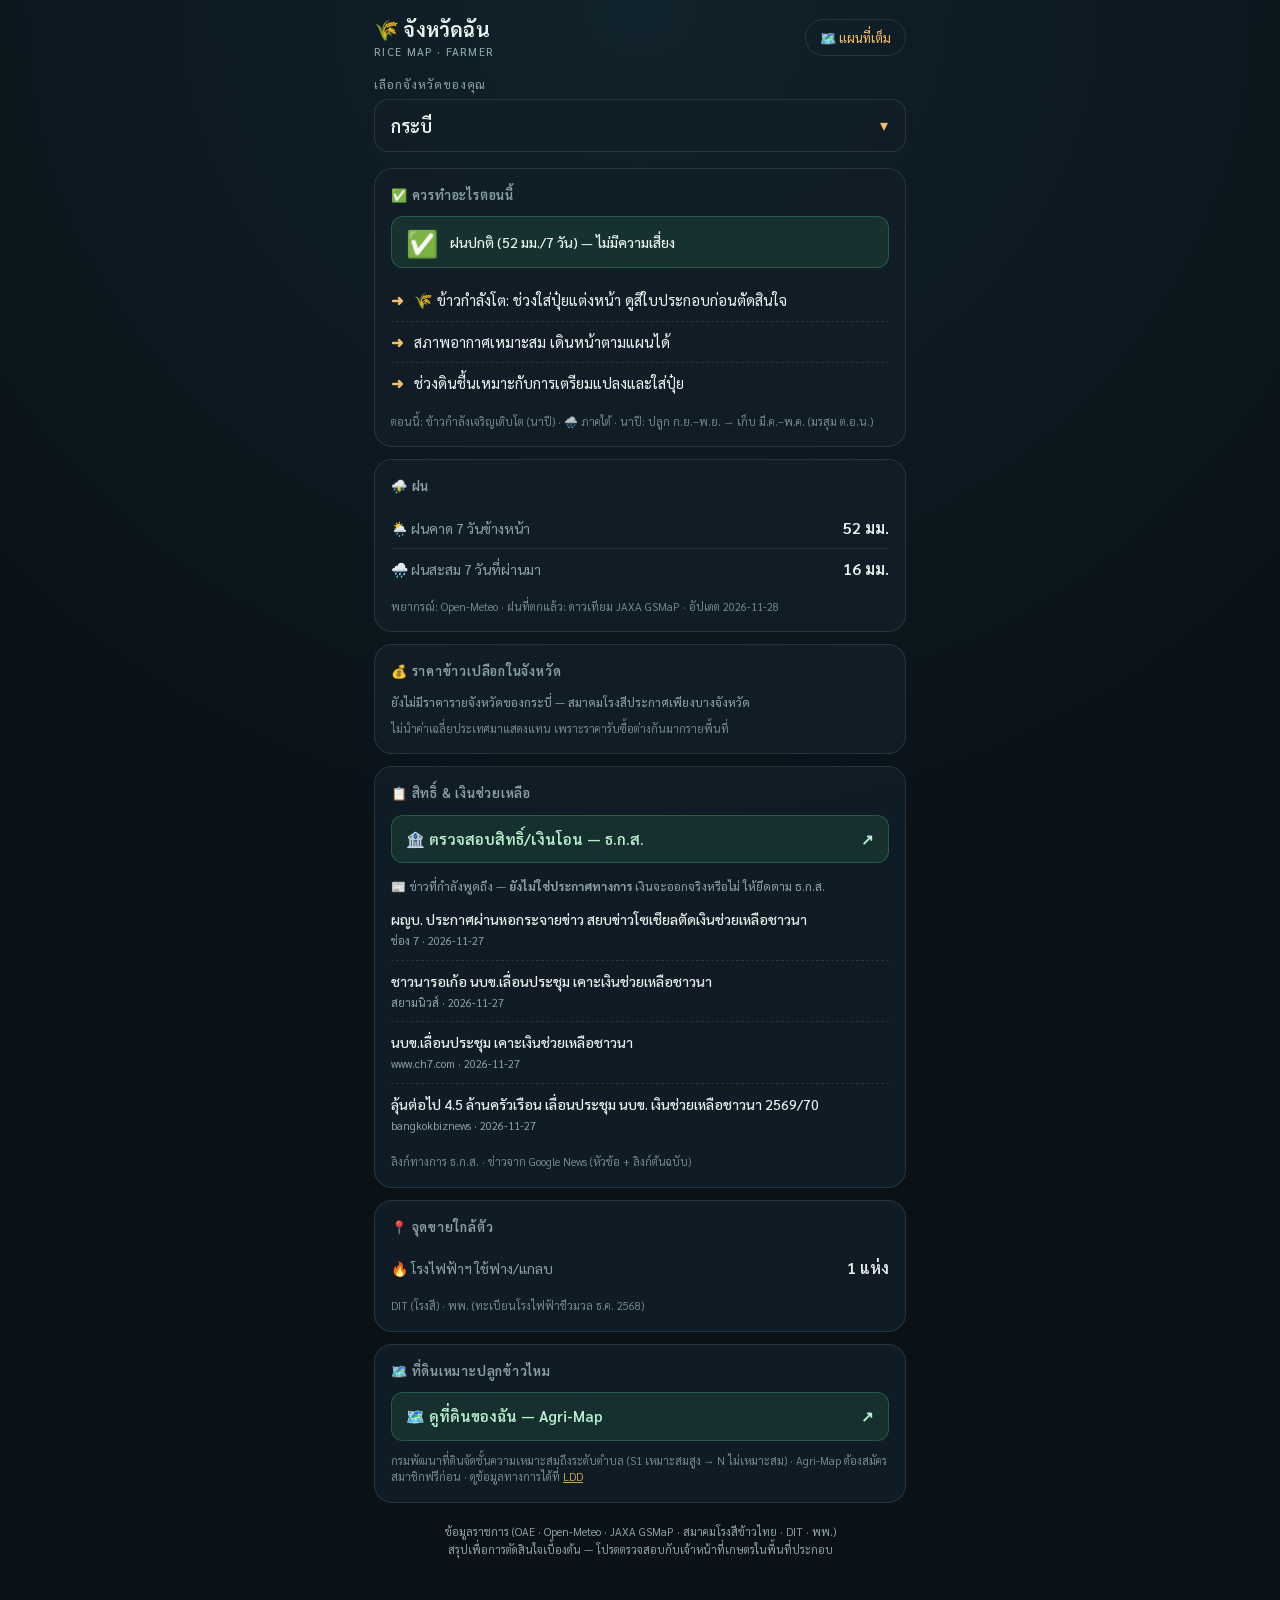
<file: farmer.html>
<!doctype html>
<html lang="th">
  <head>
    <meta charset="utf-8" />
    <meta name="viewport" content="width=device-width, initial-scale=1, viewport-fit=cover" />
    <title>จังหวัดฉัน · แผนที่ข้าวไทย</title>
    <meta name="description" content="สรุปสถานการณ์ข้าวรายจังหวัดแบบอ่านง่าย — ฝน 7 วัน เตือนน้ำท่วม/แล้ง ควรทำอะไร ราคาข้าว โรงสีใกล้ตัว" />
    <link rel="manifest" href="manifest.webmanifest" />
    <meta name="theme-color" content="#0a1218" />
    <link rel="apple-touch-icon" href="icons/apple-touch-icon.png" />
    <link rel="preconnect" href="https://fonts.googleapis.com" />
    <link rel="preconnect" href="https://fonts.gstatic.com" crossorigin />
    <link href="https://fonts.googleapis.com/css2?family=Sarabun:wght@400;500;600;700&display=swap" rel="stylesheet" />
    <style>
      :root {
        --bg: #0a1218;
        --card: rgba(17, 31, 39, 0.9);
        --card-2: rgba(13, 23, 29, 0.7);
        --line: rgba(255, 255, 255, 0.1);
        --text: #eaf2f0;
        --muted: #8ba3a8;
        --gold: #f5c065;
        --green: #46c07a;
        --red: #ef6f6f;
        --orange: #f0a24b;
        --blue: #57b6e0;
      }
      * { box-sizing: border-box; margin: 0; padding: 0; }
      body {
        background: radial-gradient(120% 90% at 50% 0%, #10222b 0%, var(--bg) 60%);
        color: var(--text);
        font-family: "Sarabun", sans-serif;
        min-height: 100vh;
        line-height: 1.5;
        padding: env(safe-area-inset-top) 0 40px;
      }
      .wrap { max-width: 560px; margin: 0 auto; padding: 14px; }
      header { display: flex; align-items: center; justify-content: space-between; gap: 10px; margin-bottom: 14px; }
      .brand { font-size: 20px; font-weight: 700; letter-spacing: 0.01em; }
      .brand small { display: block; font-size: 11px; font-weight: 500; color: var(--muted); letter-spacing: 0.12em; text-transform: uppercase; }
      .map-link { font-size: 13px; color: var(--gold); text-decoration: none; border: 1px solid var(--line); border-radius: 999px; padding: 8px 14px; white-space: nowrap; }
      .picker { position: relative; margin-bottom: 16px; }
      .picker label { display: block; font-size: 12px; color: var(--muted); margin-bottom: 6px; letter-spacing: 0.08em; }
      select {
        width: 100%; font-family: inherit; font-size: 18px; font-weight: 600;
        color: var(--text); background: var(--card); border: 1px solid var(--line);
        border-radius: 14px; padding: 14px 16px; appearance: none; cursor: pointer;
      }
      .picker::after { content: "▾"; position: absolute; right: 18px; bottom: 15px; color: var(--gold); pointer-events: none; font-size: 16px; }
      .card {
        background: var(--card); border: 1px solid var(--line); border-radius: 18px;
        padding: 16px; margin-bottom: 12px;
      }
      .card h2 { font-size: 13px; font-weight: 600; color: var(--muted); letter-spacing: 0.06em; margin-bottom: 12px; display: flex; align-items: center; gap: 8px; }
      .big { font-size: 30px; font-weight: 700; line-height: 1.1; }
      .big .unit { font-size: 14px; font-weight: 500; color: var(--muted); }
      .row { display: flex; align-items: baseline; justify-content: space-between; gap: 12px; padding: 8px 0; border-top: 1px solid var(--line); }
      .row:first-of-type { border-top: none; }
      .row .k { font-size: 14px; color: var(--muted); }
      .row .v { font-size: 16px; font-weight: 600; text-align: right; }
      .status { display: flex; align-items: center; gap: 12px; padding: 12px 14px; border-radius: 12px; margin-bottom: 12px; font-weight: 600; }
      .status .ic { font-size: 26px; line-height: 1; }
      .status.high { background: rgba(239, 111, 111, 0.14); border: 1px solid rgba(239, 111, 111, 0.35); }
      .status.medium { background: rgba(240, 162, 75, 0.14); border: 1px solid rgba(240, 162, 75, 0.35); }
      .status.low { background: rgba(245, 192, 101, 0.12); border: 1px solid rgba(245, 192, 101, 0.3); }
      .status.drought { background: rgba(87, 182, 224, 0.12); border: 1px solid rgba(87, 182, 224, 0.3); }
      .status.normal { background: rgba(70, 192, 122, 0.12); border: 1px solid rgba(70, 192, 122, 0.3); }
      .status .msg { font-size: 14px; font-weight: 500; }
      .advice { list-style: none; }
      .advice li { display: flex; gap: 10px; padding: 9px 0; font-size: 15px; border-top: 1px dashed var(--line); }
      .advice li:first-child { border-top: none; }
      .advice li .dot { color: var(--gold); font-weight: 700; }
      .muted { color: var(--muted); font-size: 12px; }
      .aid-link {
        display: flex; align-items: center; justify-content: space-between; gap: 10px;
        background: rgba(70, 192, 122, 0.12); border: 1px solid rgba(70, 192, 122, 0.3);
        border-radius: 12px; padding: 12px 14px; margin-bottom: 12px;
        color: #b8f0cf; font-weight: 600; font-size: 15px; text-decoration: none;
      }
      .news { list-style: none; }
      .news li { border-top: 1px dashed var(--line); }
      .news li:first-child { border-top: none; }
      .news a { display: block; padding: 10px 0; font-size: 14px; color: var(--text); text-decoration: none; font-weight: 500; }
      /* หัวข้อข่าวบางแหล่งยาวมาก (มีแฮชแท็ก) — ตัดที่ 2 บรรทัดให้การ์ดเรียบร้อย */
      .news .t { display: -webkit-box; -webkit-line-clamp: 2; -webkit-box-orient: vertical; overflow: hidden; }
      .news .meta { display: block; font-size: 11px; color: var(--muted); margin-top: 3px; font-weight: 400; }
      .src { font-size: 11px; color: var(--muted); margin-top: 10px; opacity: 0.8; }
      .loading { text-align: center; color: var(--muted); padding: 40px 0; }
      footer { text-align: center; color: var(--muted); font-size: 11px; margin-top: 20px; line-height: 1.7; }
      a { color: var(--gold); }
    </style>
  </head>
  <body>
    <div class="wrap">
      <header>
        <div class="brand">🌾 จังหวัดฉัน<small>Rice Map · Farmer</small></div>
        <a class="map-link" href="./index.html">🗺️ แผนที่เต็ม</a>
      </header>

      <div class="picker">
        <label for="prov">เลือกจังหวัดของคุณ</label>
        <select id="prov"><option>กำลังโหลด…</option></select>
      </div>

      <div id="cards"><div class="loading">กำลังโหลดข้อมูล…</div></div>

      <footer>
        ข้อมูลราชการ (OAE · Open-Meteo · JAXA GSMaP · สมาคมโรงสีข้าวไทย · DIT · พพ.)<br />
        สรุปเพื่อการตัดสินใจเบื้องต้น — โปรดตรวจสอบกับเจ้าหน้าที่เกษตรในพื้นที่ประกอบ
      </footer>
    </div>

    <script src="./rice-season.js"></script>
    <script>
      // ── คำแนะนำการเพาะปลูกตามระดับเตือน (ต่อยอดจาก agri-warnings) ──────────
      const ADVICE = {
        flood_high: ["เร่งระบายน้ำออกจากแปลงนา ยกคันนากันน้ำหลาก", "งดใส่ปุ๋ย/ฉีดยาช่วงนี้ — ถูกน้ำชะล้าง เสียเปล่า"],
        flood_medium: ["เฝ้าระวังระดับน้ำ เตรียมทางระบายให้พร้อม", "เลื่อนการใส่ปุ๋ยถ้าฝนยังตกหนัก รอฝนซาก่อน"],
        flood_low: ["ฝนพอเหมาะ เดินหน้าตามแผนได้", "หลังฝนหยุด ดินชื้นกำลังดี — เหมาะกับใส่ปุ๋ย ปุ๋ยละลายดี"],
        drought: ["งดหว่านแห้งถ้าไม่มีแหล่งน้ำสำรอง", "เลือกพันธุ์อายุสั้น/ทนแล้ง เก็บกักน้ำไว้ใช้"],
        normal: ["สภาพอากาศเหมาะสม เดินหน้าตามแผนได้", "ช่วงดินชื้นเหมาะกับการเตรียมแปลงและใส่ปุ๋ย"],
      };

      // ── คำแนะนำเฉพาะระยะข้าว (rice-season.js) × สภาพน้ำ ────────────────────
      // คำแนะนำเดิมดูแค่ระดับเตือน จึงพูดเหมือนกันหมดไม่ว่าข้าวจะเพิ่งหว่านหรือใกล้เกี่ยว
      // ซึ่งเป็นคนละเรื่องกันโดยสิ้นเชิง — กล้าเล็กจมน้ำตาย แต่ข้าวใกล้แก่ต้องรีบเกี่ยว
      const STAGE_ADVICE = {
        planting: {
          wet: ["🌱 ระยะปลูก: ชะลอหว่าน/ปักดำจนน้ำลด — กล้าเล็กจมน้ำตายง่ายที่สุด", "ถ้าหว่านไปแล้ว เตรียมกล้าสำรองไว้ซ่อมแปลง"],
          dry: ["🌱 ระยะปลูก: อย่าเพิ่งหว่านจนกว่าจะมีน้ำแน่นอน — หว่านแล้วแล้งคือเสียเมล็ดพันธุ์เปล่า"],
          normal: ["🌱 ระยะปลูก: ดินชื้นกำลังดี เหมาะกับการปักดำ/หว่าน"],
        },
        growing: {
          wet: ["🌾 ข้าวกำลังโต: น้ำขังพอทนได้ แต่ถ้าท่วมมิดยอดหลายวันติดต้องรีบระบาย", "งดใส่ปุ๋ยจนน้ำลด — ใส่ตอนนี้ไหลทิ้งหมด"],
          dry: ["🌾 ข้าวกำลังโต: ระยะตั้งท้องขาดน้ำกระทบผลผลิตมากที่สุด — ถ้าน้ำจำกัด ให้ระยะนี้ก่อน"],
          normal: ["🌾 ข้าวกำลังโต: ช่วงใส่ปุ๋ยแต่งหน้า ดูสีใบประกอบก่อนตัดสินใจ"],
        },
        harvest: {
          wet: ["🚜 ระยะเก็บเกี่ยว: ถ้าข้าวแก่พอแล้วให้เร่งเกี่ยว — ข้าวล้มแช่น้ำคุณภาพตกทันที", "เกี่ยวแล้วอย่ากองไว้กลางแจ้ง ความชื้นขึ้นเร็วมาก"],
          dry: ["🚜 ระยะเก็บเกี่ยว: อากาศแห้งช่วยตากข้าวได้เร็ว ลดความชื้นก่อนขายได้ราคาดีกว่า"],
          normal: ["🚜 ระยะเก็บเกี่ยว: อย่าปล่อยแก่เกินไปข้าวจะร่วง เกี่ยวที่ความชื้นเหมาะสม"],
        },
        offseason: {
          wet: ["💧 นาปรัง: ระวังน้ำหลากเข้าแปลง นาปรังมักอยู่ในที่ลุ่มชลประทาน"],
          dry: ["💧 นาปรัง: พึ่งน้ำชลประทานล้วน — ถ้าเขื่อนน้ำน้อย อย่าขยายพื้นที่ปลูก"],
          normal: ["💧 นาปรัง: วางแผนรอบน้ำให้จบก่อนสิ้นฤดูชลประทาน"],
        },
        prep: {
          wet: ["🚜 ช่วงเตรียมดิน: ดินแฉะเกินไถลำบาก รอหน้าดินสะเด็ดน้ำก่อน"],
          dry: ["🚜 ช่วงเตรียมดิน: ไถกลบตอซังตอนนี้ได้ ช่วยเพิ่มอินทรียวัตถุก่อนฤดูปลูก"],
          normal: ["🚜 ช่วงเตรียมดิน: เหมาะกับไถกลบตอซังและปรับพื้นที่"],
        },
      };

      const $ = (id) => document.getElementById(id);
      const fmt = (n) => (n == null || isNaN(n) ? "—" : Math.round(n).toLocaleString("th-TH"));

      // minimal CSV parser (handles quoted fields)
      function parseCSV(text) {
        const rows = [];
        let row = [], field = "", q = false;
        for (let i = 0; i < text.length; i++) {
          const c = text[i];
          if (q) {
            if (c === '"' && text[i + 1] === '"') { field += '"'; i++; }
            else if (c === '"') q = false;
            else field += c;
          } else if (c === '"') q = true;
          else if (c === ",") { row.push(field); field = ""; }
          else if (c === "\n") { row.push(field); rows.push(row); row = []; field = ""; }
          else if (c !== "\r") field += c;
        }
        if (field.length || row.length) { row.push(field); rows.push(row); }
        return rows;
      }

      const D = {}; // datasets
      let PROV = []; // [{th, en, region}]

      async function loadJSON(path) {
        try { const r = await fetch(path, { cache: "no-cache" }); return r.ok ? await r.json() : null; }
        catch { return null; }
      }

      async function loadCSV(path) {
        try { const r = await fetch(path, { cache: "no-cache" }); return r.ok ? parseCSV(await r.text()) : null; }
        catch { return null; }
      }

      function buildProvinces(csv) {
        const head = csv[0].map((h) => h.replace(/^﻿/, "").trim());
        const ix = (n) => head.indexOf(n);
        const [iTh, iEn, iReg] = ["province_th", "province_en", "region"].map(ix);
        const by = new Map();
        for (let r = 1; r < csv.length; r++) {
          const row = csv[r];
          if (!row || row.length < 5) continue;
          const en = (row[iEn] || "").trim();
          const th = (row[iTh] || "").trim();
          if (!en || !th) continue;
          if (!by.has(en)) by.set(en, { th, en, region: (row[iReg] || "").trim() });
        }
        PROV = [...by.values()].sort((a, b) => a.th.localeCompare(b.th, "th"));
      }

      function card(html) { return `<div class="card">${html}</div>`; }

      // แสดงตัวเลขกับแหล่งที่มาเท่านั้น — การตัดสินว่าเสี่ยงแค่ไหนอยู่ที่การ์ด "ควรทำอะไรตอนนี้"
      // ป้ายตีความเดิม ("ฝนปานกลาง พอเหมาะกับนา") ใช้เกณฑ์ของค่าที่หัก bias แล้ว
      // แต่เอามาแปะบนพยากรณ์ดิบ จึงขัดกับระดับเตือนของระบบเอง
      function renderWeather(en) {
        const fc = D.forecast?.provinces?.[en]?.rain_7d;
        const past = D.rain?.provinces?.[en]?.rain_7d;
        let rows = `<div class="row"><span class="k">🌦️ ฝนคาด 7 วันข้างหน้า</span><span class="v">${fmt(fc)} <span class="unit">มม.</span></span></div>`;
        if (past != null)
          rows += `<div class="row"><span class="k">🌧️ ฝนสะสม 7 วันที่ผ่านมา</span><span class="v">${fmt(past)} <span class="unit">มม.</span></span></div>`;
        return card(`<h2>⛈️ ฝน</h2>${rows}<div class="src">พยากรณ์: Open-Meteo · ฝนที่ตกแล้ว: ดาวเทียม JAXA GSMaP · อัปเดต ${D.forecast?._meta?.updated || "—"}</div>`);
      }

      // ระดับเตือน → กลุ่มสภาพน้ำที่คำแนะนำตามระยะข้าวใช้ตัดสิน
      const WATER_BUCKET = { flood_high: "wet", flood_medium: "wet", drought: "dry" };

      function renderAdvice(p) {
        const w = D.warn?.provinces?.[p.en];
        // ข้ามคำเตือนระดับน้ำในเขื่อน — ข้าวนาปีเป็นนาน้ำฝนทั้งหมด ชาวนาส่วนใหญ่
        // ไม่ได้ใช้น้ำจากเขื่อนนั้น เห็นแถบแดงแล้วตกใจโดยไม่เกี่ยวกับแปลงตัวเอง
        const top = (w?.warnings || []).find((x) => x.type !== "dam") ||
          { type: "normal", level: "normal", icon: "✅", message_th: "ตอนนี้ไม่มีเตือนภัยฝน/น้ำท่วมในพื้นที่" };
        const key = top.type === "flood" ? "flood_" + top.level : top.type;
        const cls = key.startsWith("flood_") ? top.level : key;

        const season = RiceSeason.of(p.region);
        const stageTips = STAGE_ADVICE[season.stage]?.[WATER_BUCKET[key] || "normal"] || [];
        const tips = [...stageTips, ...(ADVICE[key] || ADVICE.normal)];

        const status = `<div class="status ${cls}"><span class="ic">${top.icon}</span><span class="msg">${top.message_th}</span></div>`;
        const list = `<ul class="advice">${tips.map((t) => `<li><span class="dot">➜</span><span>${t}</span></li>`).join("")}</ul>`;
        return card(
          `<h2>✅ ควรทำอะไรตอนนี้</h2>${status}${list}` +
            `<div class="src">ตอนนี้: ${season.situation.th} · ${season.calendar.th}</div>`,
        );
      }

      // ข่าวหมวดสิทธิ์/เงินช่วยเหลือ — กรองเฉพาะโครงการช่วยเหลือจริง (ไม่เอาข่าวทุจริต/ทั่วไป)
      const AID_KW = ["ไร่ละ", "เยียวยา", "เช็กสิทธิ์", "เช็คสิทธิ์", "ธ.ก.ส", "เงินช่วยเหลือ", "เงินถึงมือ", "โอนเงิน", "ประกันรายได้", "ประกันราคา"];

      function renderAid() {
        const items = (D.news?.items || []).filter((it) => AID_KW.some((k) => it.title.includes(k))).slice(0, 4);
        const link = `<a class="aid-link" href="https://www.baac.or.th" target="_blank" rel="noopener">🏦 ตรวจสอบสิทธิ์/เงินโอน — ธ.ก.ส.<span>↗</span></a>`;
        // พาดหัวข่าวช่วงนี้เต็มไปด้วยการคาดการณ์ ("ลุ้นได้ไร่ละ 2,000") ซึ่งอ่านผ่านๆ
        // แล้วนึกว่าเงินออกแล้ว — ติดป้ายให้ชัดตรงหัวรายการ ไม่ใช่ไปหมายเหตุตัวเล็กข้างล่าง
        const news = items.length
          ? `<div class="muted" style="margin:14px 0 4px">📰 ข่าวที่กำลังพูดถึง — <b>ยังไม่ใช่ประกาศทางการ</b> เงินจะออกจริงหรือไม่ ให้ยึดตาม ธ.ก.ส.</div>` +
            `<ul class="news">${items
              .map((it) => `<li><a href="${it.url}" target="_blank" rel="noopener"><span class="t">${it.title}</span><span class="meta">${it.source} · ${it.date}</span></a></li>`)
              .join("")}</ul>`
          : `<div class="muted">ยังไม่มีข่าวสิทธิ์/เงินช่วยเหลือล่าสุด</div>`;
        return card(
          `<h2>📋 สิทธิ์ &amp; เงินช่วยเหลือ</h2>${link}${news}` +
            `<div class="src">ลิงก์ทางการ ธ.ก.ส. · ข่าวจาก Google News (หัวข้อ + ลิงก์ต้นฉบับ)</div>`,
        );
      }

      // ── ราคาข้าวเปลือกรายจังหวัด ────────────────────────────────────────────
      // แสดงราคาที่ประกาศเท่านั้น ไม่คำนวณกำไร/จุดคุ้มทุนต่อ — ตัวเลขพวกนั้นต้องใช้
      // ต้นทุนค่าเฉลี่ยประเทศคู่กับผลผลิตเฉลี่ยจังหวัด ซึ่งไม่ใช่ของแปลงใครเลย
      const RICE_TH = { white: "ข้าวเปลือกเจ้า", jasmine: "ข้าวหอมมะลิ" };

      function priceRow(label, baht, extra) {
        return `<div class="row"><span class="k">${label}</span><span class="v">${fmt(baht)} <span class="unit">บาท/ตัน</span>${extra || ""}</span></div>`;
      }

      function renderPrice(p) {
        const src = D.price?.provincial_prices;
        const q = src?.data?.[p.th];
        if (!q || (q.white == null && q.jasmine == null)) {
          return card(
            `<h2>💰 ราคาข้าวเปลือกในจังหวัด</h2>` +
              `<div class="muted">ยังไม่มีราคารายจังหวัดของ${p.th} — สมาคมโรงสีประกาศเพียงบางจังหวัด</div>` +
              `<div class="src">ไม่นำค่าเฉลี่ยประเทศมาแสดงแทน เพราะราคารับซื้อต่างกันมากรายพื้นที่</div>`,
          );
        }

        let rows = "";
        if (q.white != null) {
          rows += priceRow(`${RICE_TH.white} · ความชื้น 15%`, q.white);
          if (q.white_25 != null) rows += priceRow(`${RICE_TH.white} · ความชื้น 25%`, q.white_25);
        }
        if (q.jasmine != null) rows += priceRow(`${RICE_TH.jasmine}`, q.jasmine);

        return card(
          `<h2>💰 ราคาข้าวเปลือกในจังหวัด</h2>${rows}` +
            `<div class="src">${src.source_th} · ${(src.updated_at || "").slice(0, 10)} · ` +
            `เป็นราคาอ้างอิงที่สมาคมประกาศ ราคาจริงหน้าโรงสีต่อรองกันได้</div>`,
        );
      }

      function renderNearby(en, th) {
        const mills = D.mills?.provinces?.[th];
        const buyers = (D.biomass?.provinces?.[en]?.plants || []).filter((p) => p.rice_straw || p.rice_husks);
        let rows = "";
        if (mills?.count) rows += `<div class="row"><span class="k">🏭 โรงสีข้าวในจังหวัด</span><span class="v">${fmt(mills.count)} <span class="unit">แห่ง</span></span></div>`;
        rows += `<div class="row"><span class="k">🔥 โรงไฟฟ้าฯ ใช้ฟาง/แกลบ</span><span class="v">${buyers.length ? buyers.length + " แห่ง" : "ในจังหวัด: ไม่มี"}</span></div>`;
        return card(`<h2>📍 จุดขายใกล้ตัว</h2>${rows}<div class="src">DIT (โรงสี) · พพ. (ทะเบียนโรงไฟฟ้าชีวมวล ธ.ค. 2568)</div>`);
      }

      // ลิงก์ออกไปที่ LDD — ไม่ดึงข้อมูลเข้ามา เพราะชุดนั้นเป็น CC BY-NC-ND
      function renderLand() {
        return card(
          `<h2>🗺️ ที่ดินเหมาะปลูกข้าวไหม</h2>` +
            `<a class="aid-link" href="https://agri-map-online.moac.go.th/" target="_blank" rel="noopener">🗺️ ดูที่ดินของฉัน — Agri-Map<span>↗</span></a>` +
            `<div class="src">กรมพัฒนาที่ดินจัดชั้นความเหมาะสมถึงระดับตำบล (S1 เหมาะสมสูง → N ไม่เหมาะสม) · ` +
            `Agri-Map ต้องสมัครสมาชิกฟรีก่อน · ดูข้อมูลทางการได้ที่ ` +
            `<a href="https://lddcatalog.ldd.go.th/dataset/ldd_21_02" target="_blank" rel="noopener">LDD</a></div>`,
        );
      }

      function render(en) {
        const p = PROV.find((x) => x.en === en);
        if (!p) { $("cards").innerHTML = `<div class="loading">ไม่พบจังหวัด</div>`; return; }
        $("cards").innerHTML =
          renderAdvice(p) + renderWeather(en) + renderPrice(p) + renderAid() + renderNearby(en, p.th) + renderLand();
        localStorage.setItem("farmer_prov", en);
        const u = new URL(location.href); u.searchParams.set("prov", en);
        history.replaceState(null, "", u);
      }

      function initPicker(initial) {
        const sel = $("prov");
        sel.innerHTML = PROV.map((p) => `<option value="${p.en}"${p.en === initial ? " selected" : ""}>${p.th}</option>`).join("");
        sel.onchange = () => render(sel.value);
      }

      (async function () {
        const [csv, warn, forecast, rain, mills, biomass, news, price] = await Promise.all([
          loadCSV("./rice-data.csv"),
          loadJSON("./data/agri-warnings.json"),
          loadJSON("./data/rain-forecast.json"),
          loadJSON("./data/rain-daily.json"),
          loadJSON("./data/rice-mills.json"),
          loadJSON("./data/biomass-plants.json"),
          loadJSON("./data/rice-news-archive.json"),
          loadJSON("./data/prices-live.json"),
        ]);
        if (!csv) { $("cards").innerHTML = `<div class="loading">โหลดข้อมูลไม่สำเร็จ ลองรีเฟรชอีกครั้ง</div>`; return; }
        Object.assign(D, { warn, forecast, rain, mills, biomass, news, price });
        buildProvinces(csv);
        const url = new URLSearchParams(location.search).get("prov");
        const saved = localStorage.getItem("farmer_prov");
        const initial = PROV.find((p) => p.en === url)?.en || PROV.find((p) => p.en === saved)?.en || PROV[0].en;
        initPicker(initial);
        render(initial);
      })();
    </script>
      <script>
      // PWA: ติดตั้งลงหน้าจอโฮม + เปิดได้ตอนเน็ตหลุด (ดู sw.js)
      if ("serviceWorker" in navigator) addEventListener("load", () => navigator.serviceWorker.register("sw.js").catch(() => {}));
    </script>
</body>
</html>
</file>
